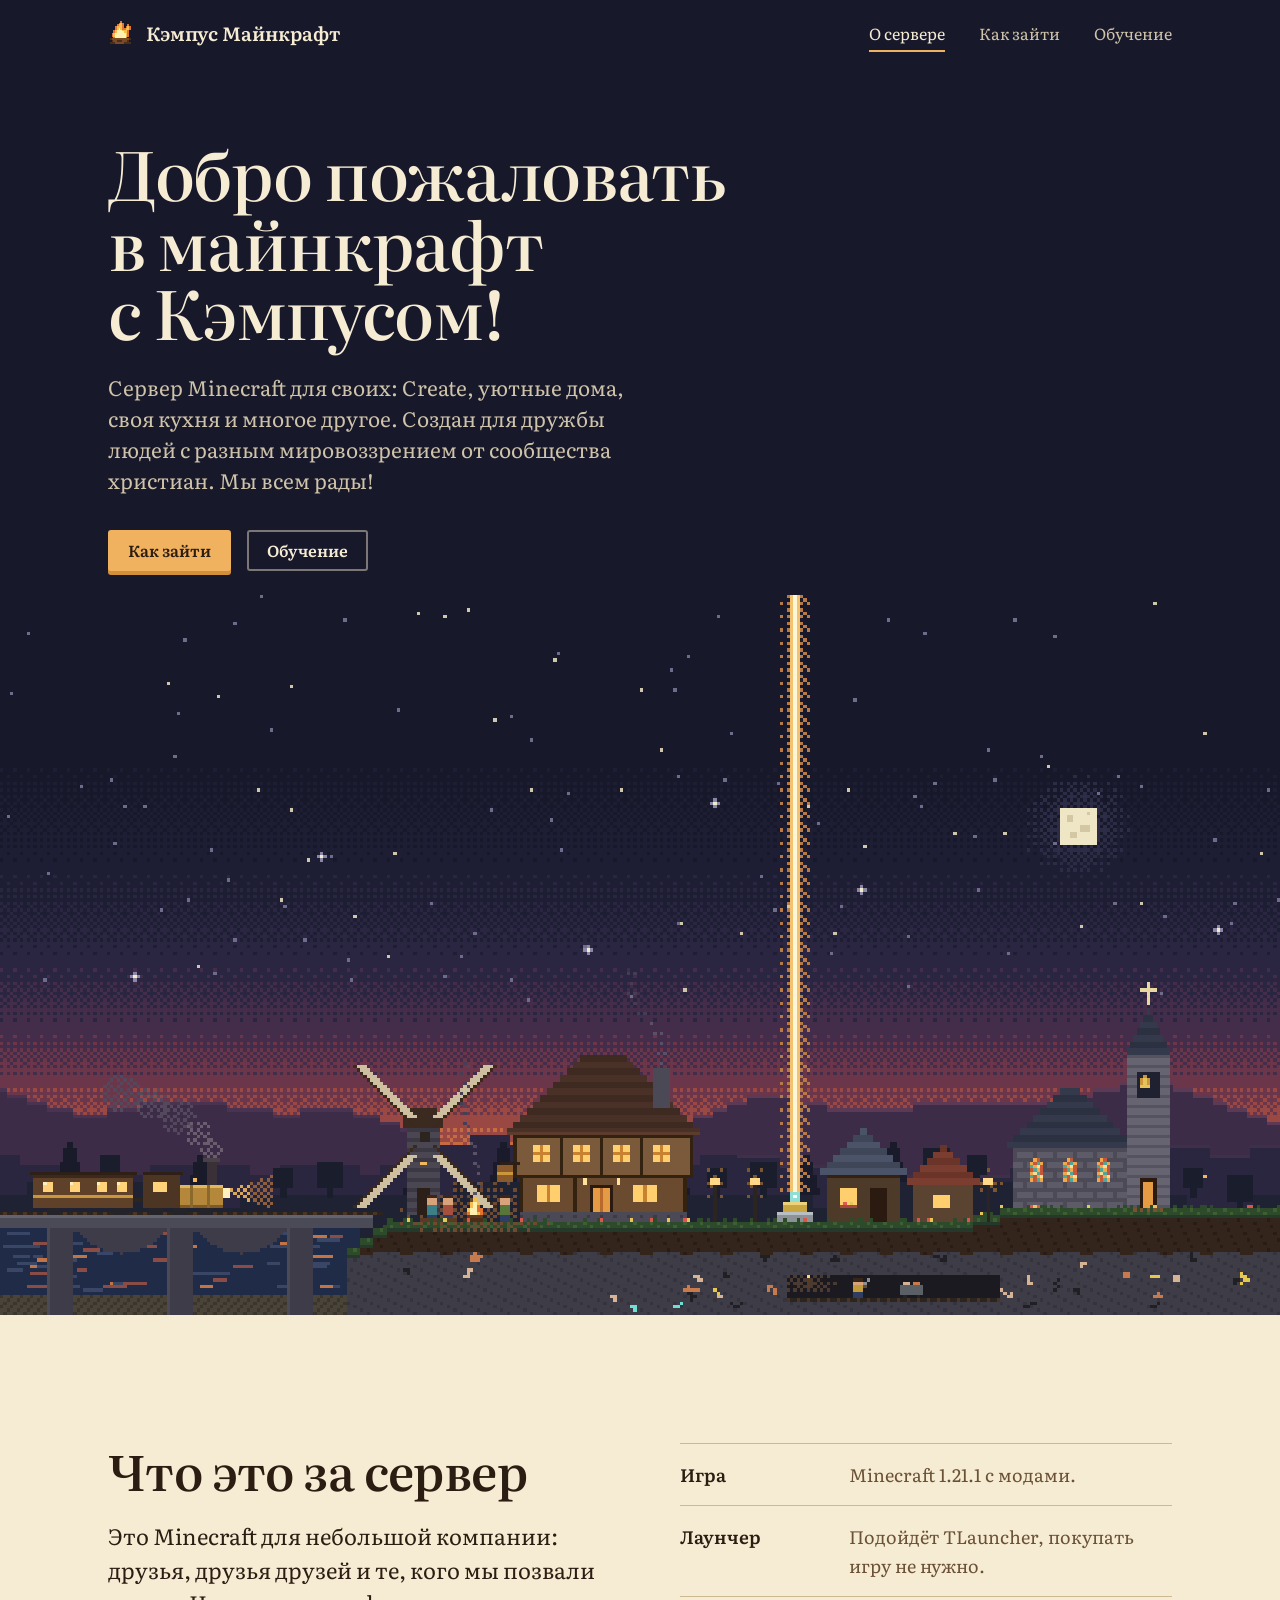
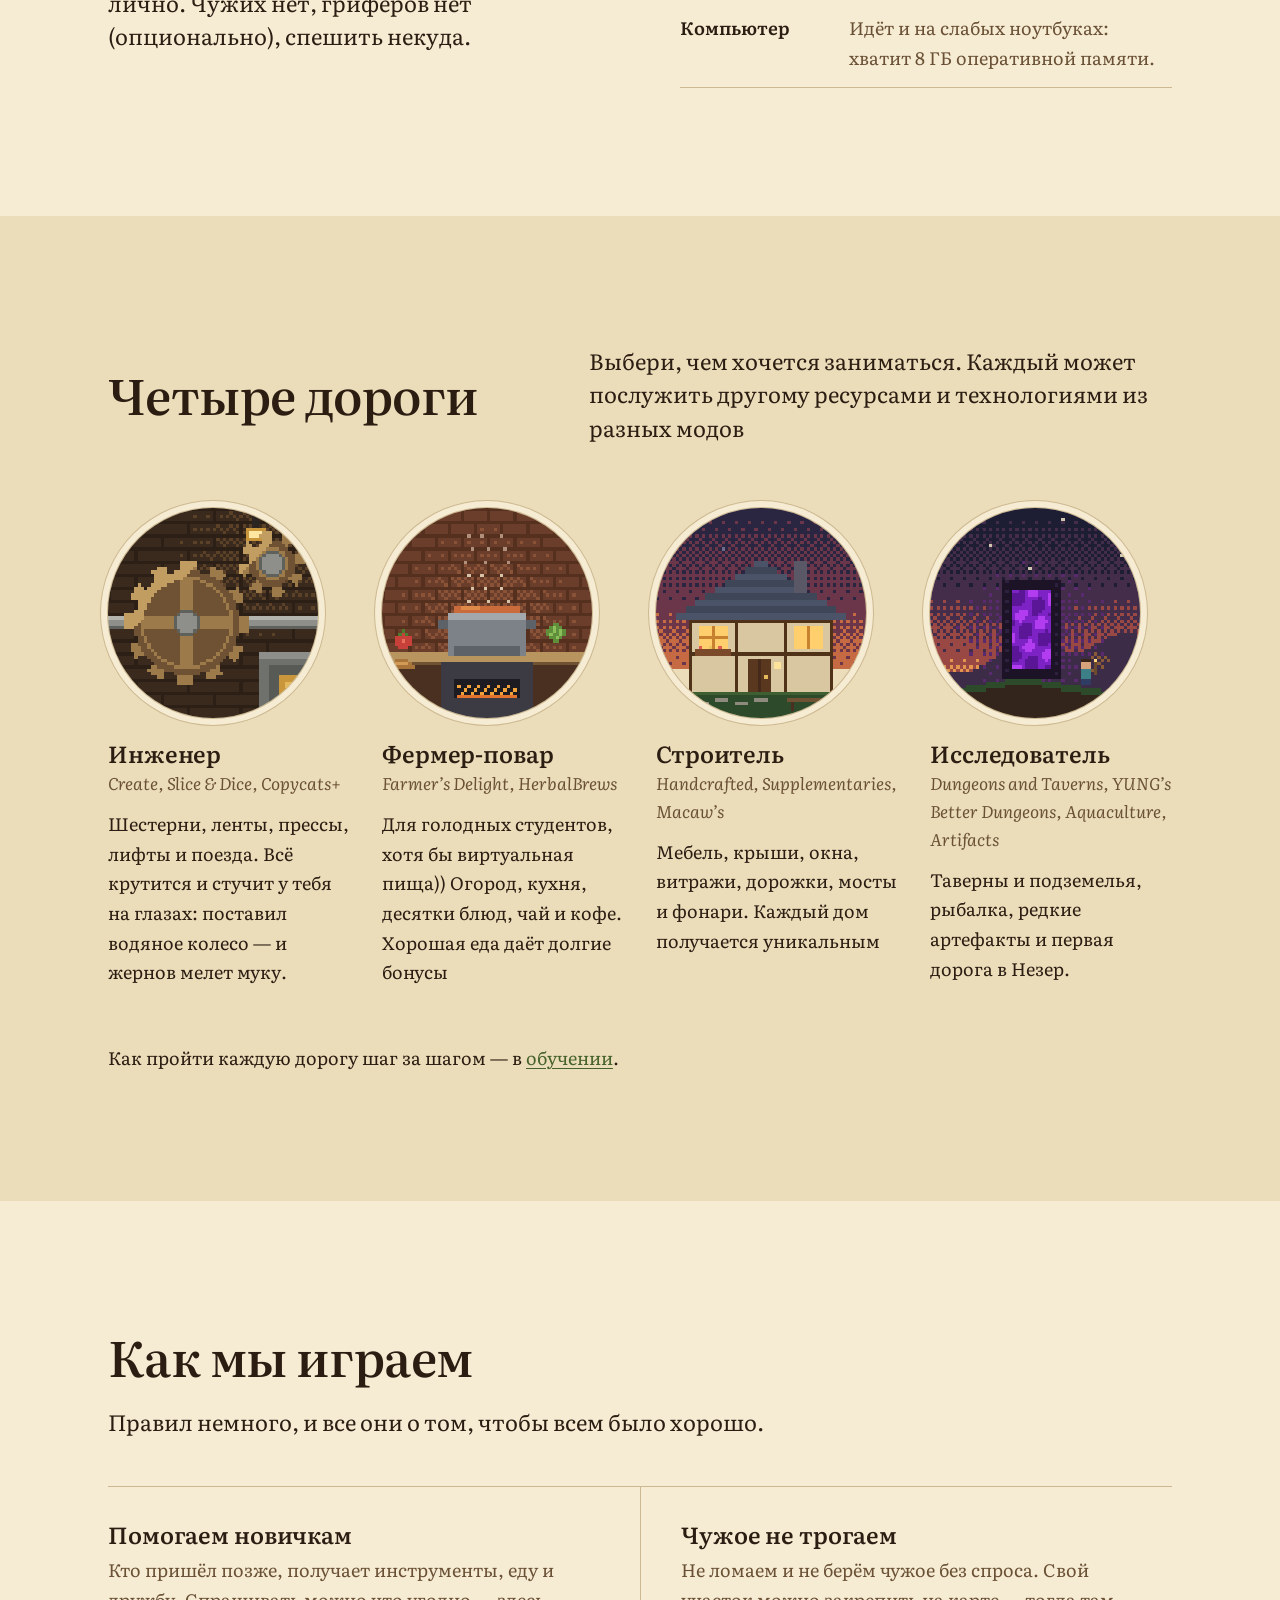
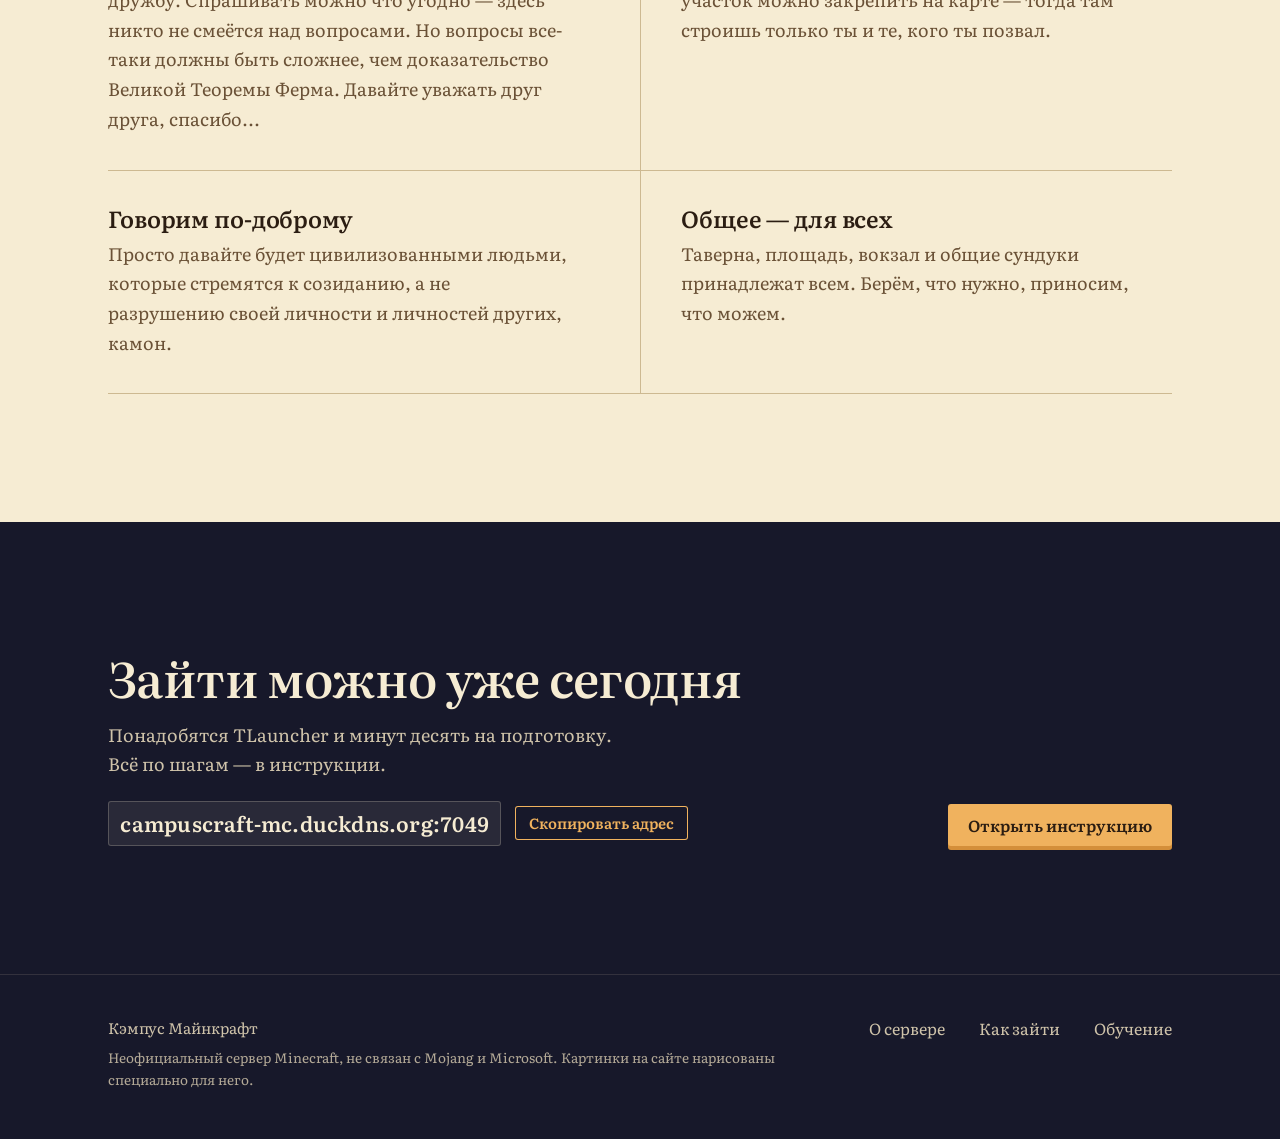
<file: index.html>
<!doctype html>
<html lang="ru">
<head>
    <meta charset="utf-8">
    <meta name="viewport" content="width=device-width, initial-scale=1">
    <title>Кэмпус Майнкрафт</title>
    <meta name="description"
          content="Небольшой сервер Minecraft с модами для своих: поезда Create, уютные дома, кухня, походы и голосовой чат. Как зайти и как освоиться.">
    <meta property="og:type" content="website">
    <meta property="og:title" content="Minecraft для своих: вечерами строим мир вместе">
    <meta property="og:description" content="Вечерами мы строим мир вместе. Как зайти и как освоиться.">
    <meta property="og:image" content="https://campuscraft.duckdns.org/img/og.png">
    <meta name="theme-color" content="#17182a">
    <link rel="icon" type="image/png" href="img/favicon-32.png">
    <link rel="apple-touch-icon" href="img/apple-touch-icon.png">
    <link rel="preload" href="fonts/literata-cyrillic-opsz-normal.woff2" as="font" type="font/woff2" crossorigin>
    <link rel="stylesheet" href="css/style.css">
</head>
<body>
<a class="skip" href="#main">К содержанию</a>

<header class="site-header">
    <div class="site-header__inner">
        <a class="brand" href="index.html"><img class="pixel" src="img/favicon-32.png" alt="" width="28"
                                                height="28"><span data-config="name">Кэмпус Майнкрафт</span></a>
        <nav class="nav" aria-label="Разделы сайта">
            <a href="index.html" aria-current="page">О сервере</a>
            <a href="join.html">Как зайти</a>
            <a href="guide.html">Обучение</a>
        </nav>
    </div>
</header>

<main id="main">
    <section class="hero" aria-labelledby="hero-title">
        <div class="hero__text wrap">
            <h1 id="hero-title">Добро пожаловать в майнкрафт с Кэмпусом!</h1>
            <p class="hero__lede"> Сервер Minecraft для своих: Create, уютные дома, своя кухня и многое
                другое. Создан для дружбы людей с разным мировоззрением от сообщества христиан. Мы всем рады!</p>
            <div class="actions">
                <a class="btn btn--lantern" href="join.html">Как зайти</a>
                <a class="btn btn--ghost" href="guide.html">Обучение</a>
            </div>
        </div>
        <picture class="hero__art">
            <source media="(max-width: 700px)" srcset="img/hero-mobile.png">
            <img class="pixel" src="img/hero.png" width="1536" height="864"
                 alt="Пиксельная картинка: вечерняя деревня. Поезд едет по мосту через реку, крутится мельница, у таверны горит костёр и сидят друзья, над площадью поднимается луч маяка, дальше домики и часовня с колокольней. Под землёй — шахта с вагонеткой.">
        </picture>
    </section>

    <section class="section" aria-labelledby="about-title">
        <div class="wrap intro">
            <div>
                <h2 id="about-title">Что это за сервер</h2>
                <p class="lede">Это Minecraft для небольшой компании: друзья, друзья друзей и те, кого мы позвали лично.
                    Чужих нет, гриферов нет (опционально), спешить некуда.</p>
            </div>
            <dl class="facts">
                <div>
                    <dt>Игра</dt>
                    <dd>Minecraft 1.21.1 с модами.</dd>
                </div>
                <div>
                    <dt>Лаунчер</dt>
                    <dd>Подойдёт TLauncher, покупать игру не нужно.</dd>
                </div>
                <div>
                    <dt>Компьютер</dt>
                    <dd>Идёт и на слабых ноутбуках: хватит 8 ГБ оперативной памяти.</dd>
                </div>
            </dl>
        </div>
    </section>

    <section class="section section--deep" aria-labelledby="roads-title">
        <div class="wrap">
            <div class="roads-head">
                <h2 id="roads-title">Четыре дороги</h2>
                <p class="lede">Выбери, чем хочется заниматься. Каждый может послужить другому ресурсами и технологиями
                    из разных модов</p>
            </div>
            <ul class="roads">
                <li class="road">
                    <img class="road__art pixel" src="img/road-engineer.png" width="256" height="256"
                         alt="Мастерская: большие деревянные шестерни на каменном валу, под потолком латунная лампа.">
                    <h3>Инженер</h3>
                    <p class="road__mods">Create, Slice&nbsp;&amp;&nbsp;Dice, Copycats+</p>
                    <p>Шестерни, ленты, прессы, лифты и поезда. Всё крутится и стучит у тебя на глазах: поставил водяное
                        колесо — и жернов мелет муку.</p>
                </li>
                <li class="road">
                    <img class="road__art pixel" src="img/road-cook.png" width="256" height="256"
                         alt="Кастрюля с супом на плите, от неё идёт пар; рядом помидор, капуста и хлеб.">
                    <h3>Фермер-повар</h3>
                    <p class="road__mods">Farmer’s Delight, HerbalBrews</p>
                    <p>Для голодных студентов, хотя бы виртуальная пища)) Огород, кухня, десятки блюд, чай и кофе.
                        Хорошая еда даёт долгие бонусы</p>
                </li>
                <li class="road">
                    <img class="road__art pixel" src="img/road-builder.png" width="256" height="256"
                         alt="Фахверковый домик с синей крышей, тёплым окном и ящиком цветов, перед ним скамейка.">
                    <h3>Строитель</h3>
                    <p class="road__mods">Handcrafted, Supplementaries, Macaw’s</p>
                    <p>Мебель, крыши, окна, витражи, дорожки, мосты и фонари. Каждый дом получается уникальным</p>
                </li>
                <li class="road">
                    <img class="road__art pixel" src="img/road-explorer.png" width="256" height="256"
                         alt="Портал в Незер на холме на закате, рядом путник с факелом.">
                    <h3>Исследователь</h3>
                    <p class="road__mods">Dungeons and Taverns, YUNG’s Better Dungeons, Aquaculture, Artifacts</p>
                    <p>Таверны и подземелья, рыбалка, редкие артефакты и первая дорога в Незер.</p>
                </li>
            </ul>
            <p class="roads-more">Как пройти каждую дорогу шаг за шагом — в <a href="guide.html#guides">обучении</a>.
            </p>
        </div>
    </section>

    <section class="section" aria-labelledby="rules-title">
        <div class="wrap">
            <h2 id="rules-title">Как мы играем</h2>
            <p class="lede measure">Правил немного, и все они о том, чтобы всем было хорошо.</p>
            <div class="rules">
                <div class="rule"><h3>Помогаем новичкам</h3>
                    <p>Кто пришёл позже, получает инструменты, еду и дружбу. Спрашивать можно что угодно — здесь
                        никто не смеётся над вопросами. Но вопросы все-таки должны быть сложнее, чем доказательство
                        Великой Теоремы Ферма. Давайте уважать друг друга, спасибо...</p></div>
                <div class="rule"><h3>Чужое не трогаем</h3>
                    <p>Не ломаем и не берём чужое без спроса. Свой участок можно закрепить на карте — тогда там строишь
                        только ты и те, кого ты позвал.</p></div>
                <div class="rule"><h3>Говорим по-доброму</h3>
                    <p>Просто давайте будет цивилизованными людьми, которые стремятся к созиданию, а не разрушению своей
                        личности и личностей других, камон.</p></div>
                <div class="rule"><h3>Общее — для всех</h3>
                    <p>Таверна, площадь, вокзал и общие сундуки принадлежат всем. Берём, что нужно, приносим, что
                        можем.</p></div>
            </div>
        </div>
    </section>

    <section class="section section--night" aria-labelledby="cta-title">
        <div class="wrap join-cta">
            <div>
                <h2 id="cta-title">Зайти можно уже сегодня</h2>
                <p>Понадобятся TLauncher и минут десять на подготовку. Всё по шагам — в инструкции.</p>
                <div class="copy-row" style="margin-top:22px">
                    <span class="copy-value" data-config="address">campuscraft-mc.duckdns.org:7049</span>
                    <button class="copy-btn" type="button" data-copy="address">Скопировать адрес</button>
                </div>
            </div>
            <div class="actions"><a class="btn btn--lantern" href="join.html">Открыть инструкцию</a></div>
        </div>
    </section>
</main>

<footer class="site-footer">
    <div class="wrap site-footer__inner">
        <div>
            <span data-config="name">Кэмпус Майнкрафт</span>
            <small>Неофициальный сервер Minecraft, не связан с Mojang и Microsoft. Картинки на сайте нарисованы
                специально для него.</small>
        </div>
        <nav class="nav" aria-label="Разделы сайта в подвале">
            <a href="index.html">О сервере</a>
            <a href="join.html">Как зайти</a>
            <a href="guide.html">Обучение</a>
        </nav>
    </div>
</footer>

<script src="js/config.js"></script>
<script src="js/site.js"></script>
</body>
</html>
</file>
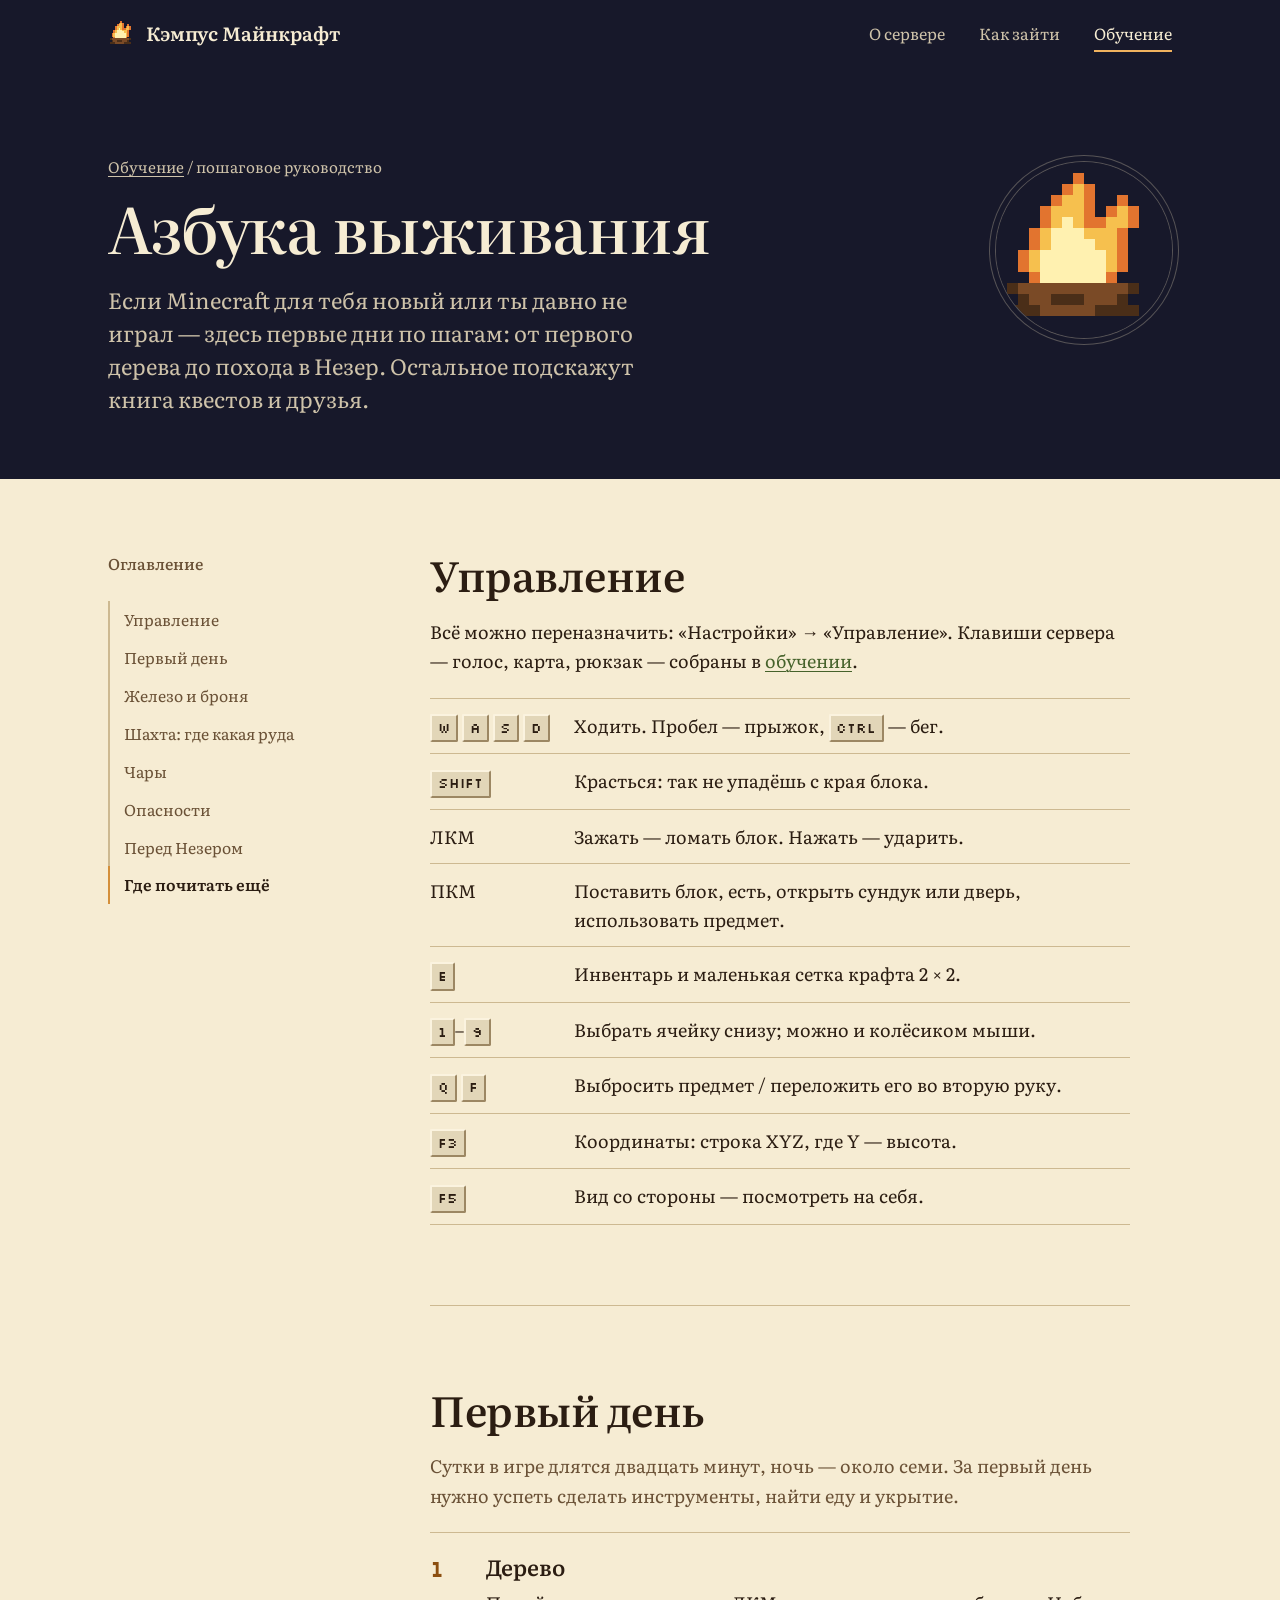
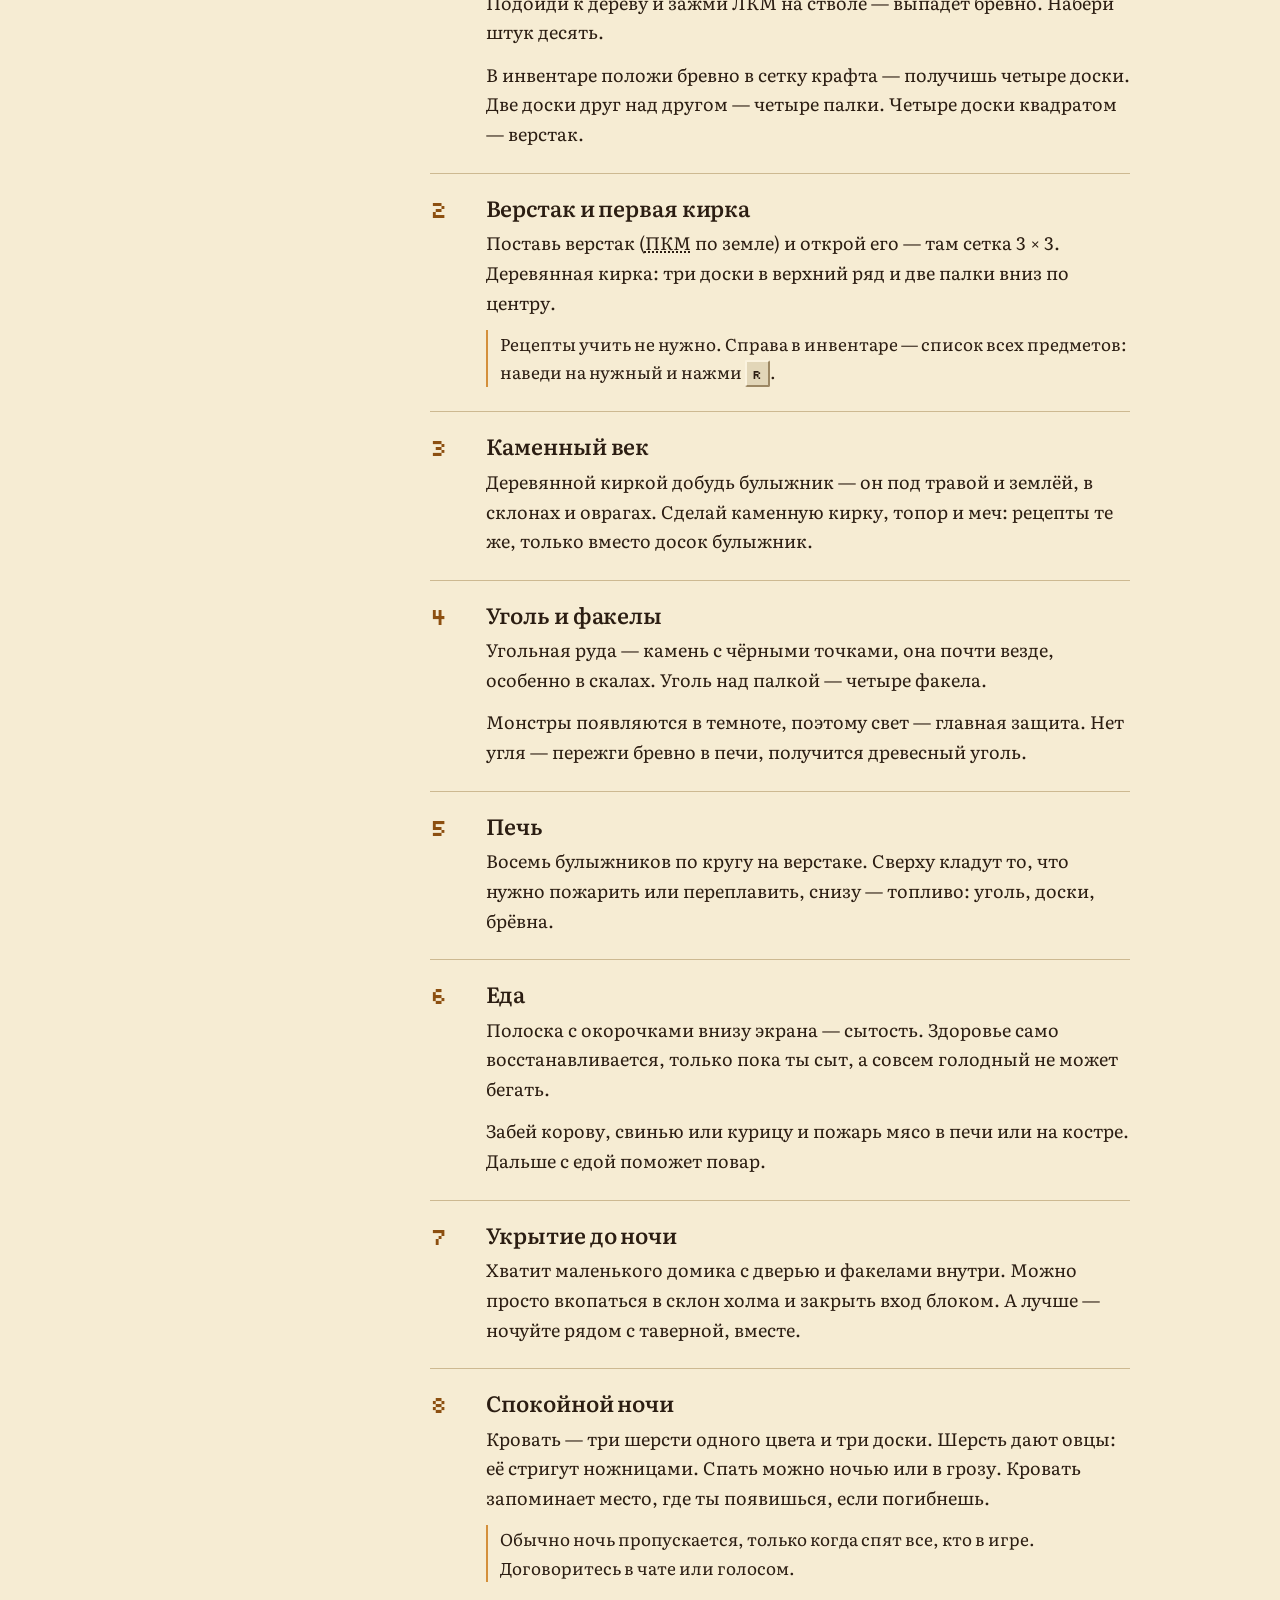
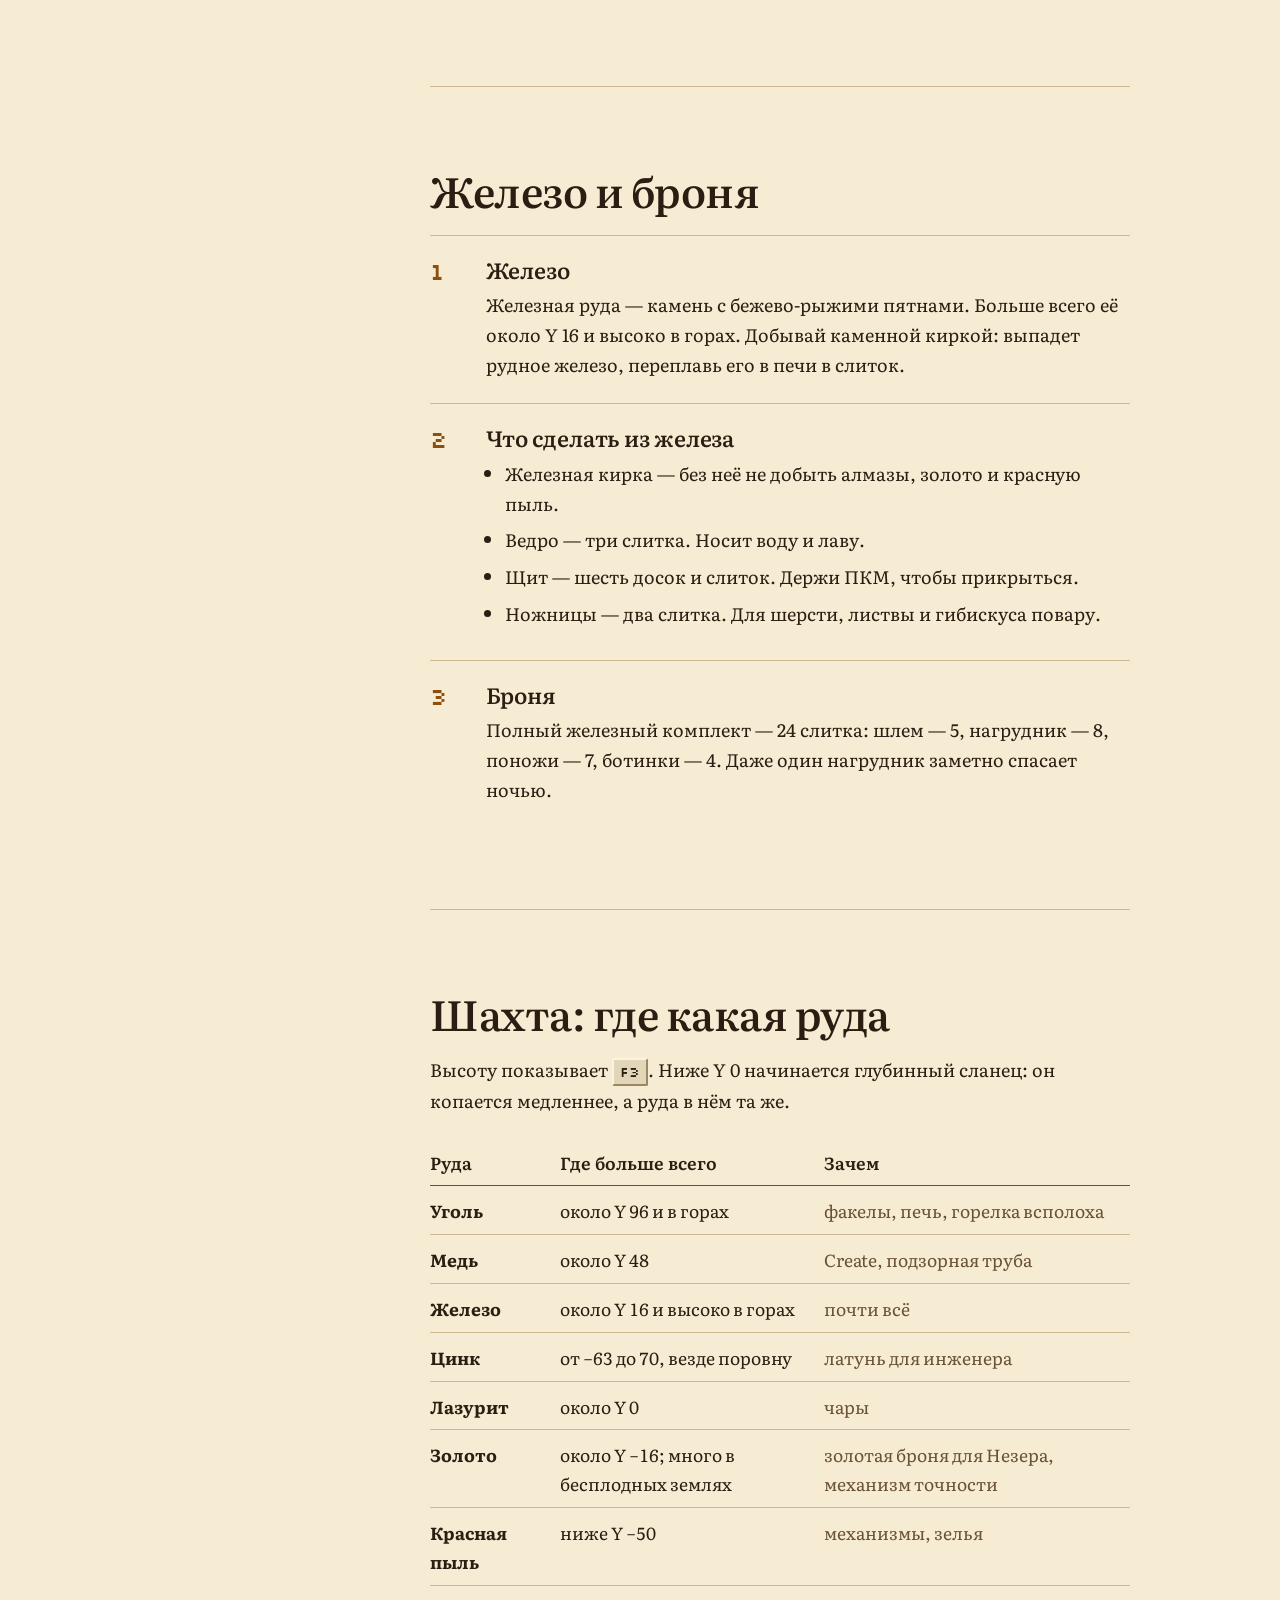
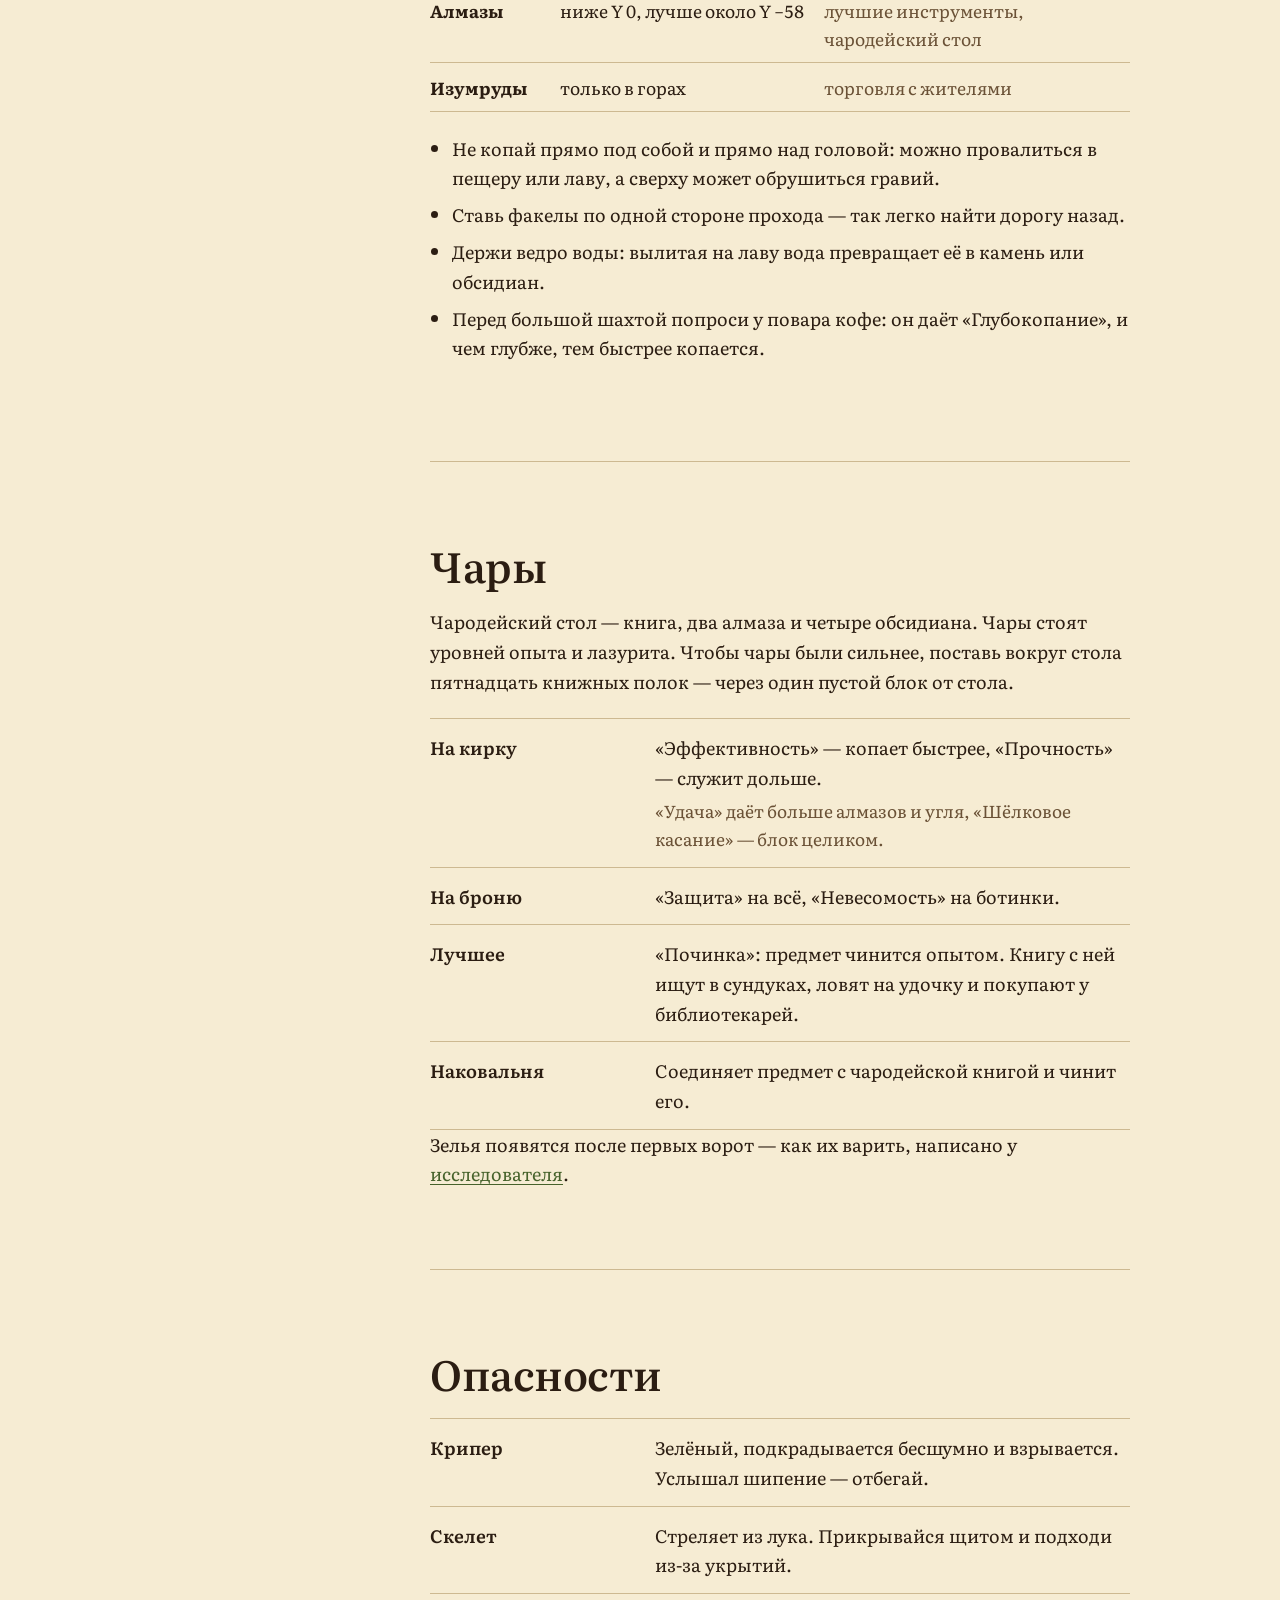
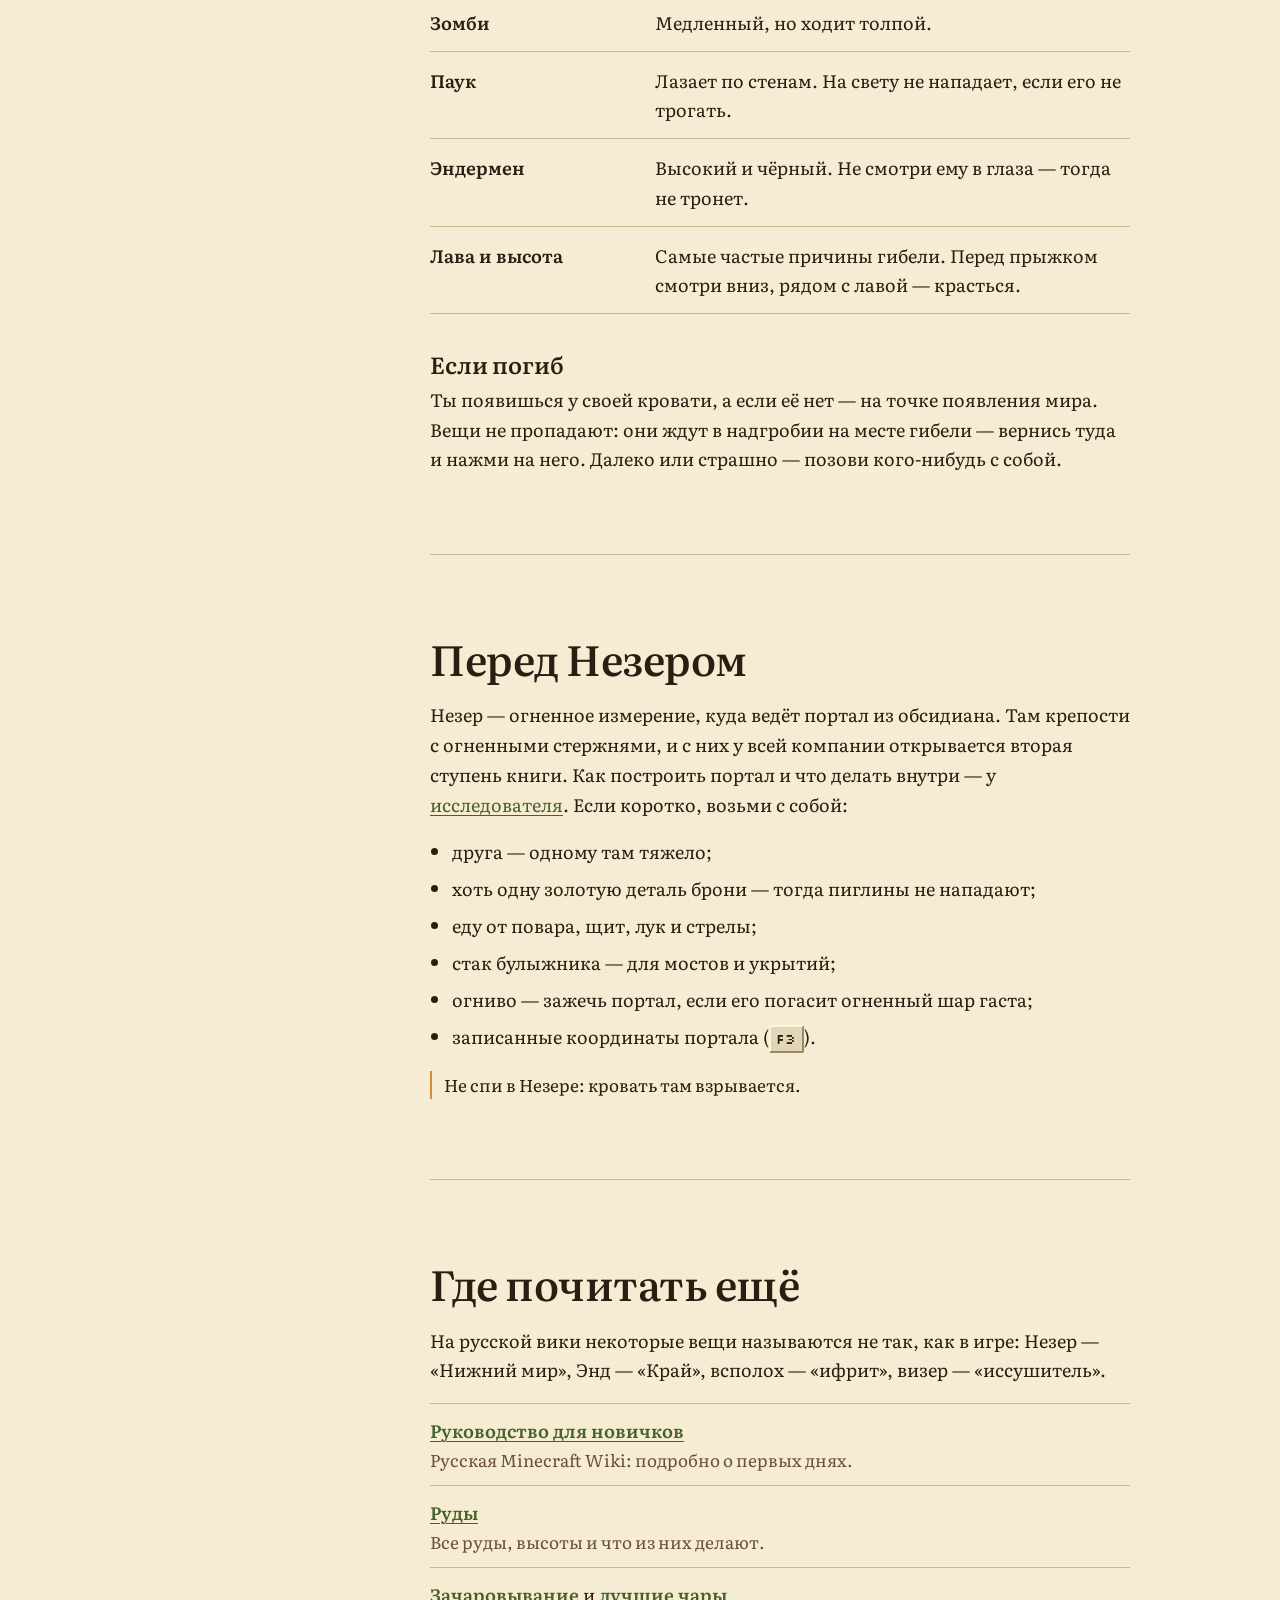
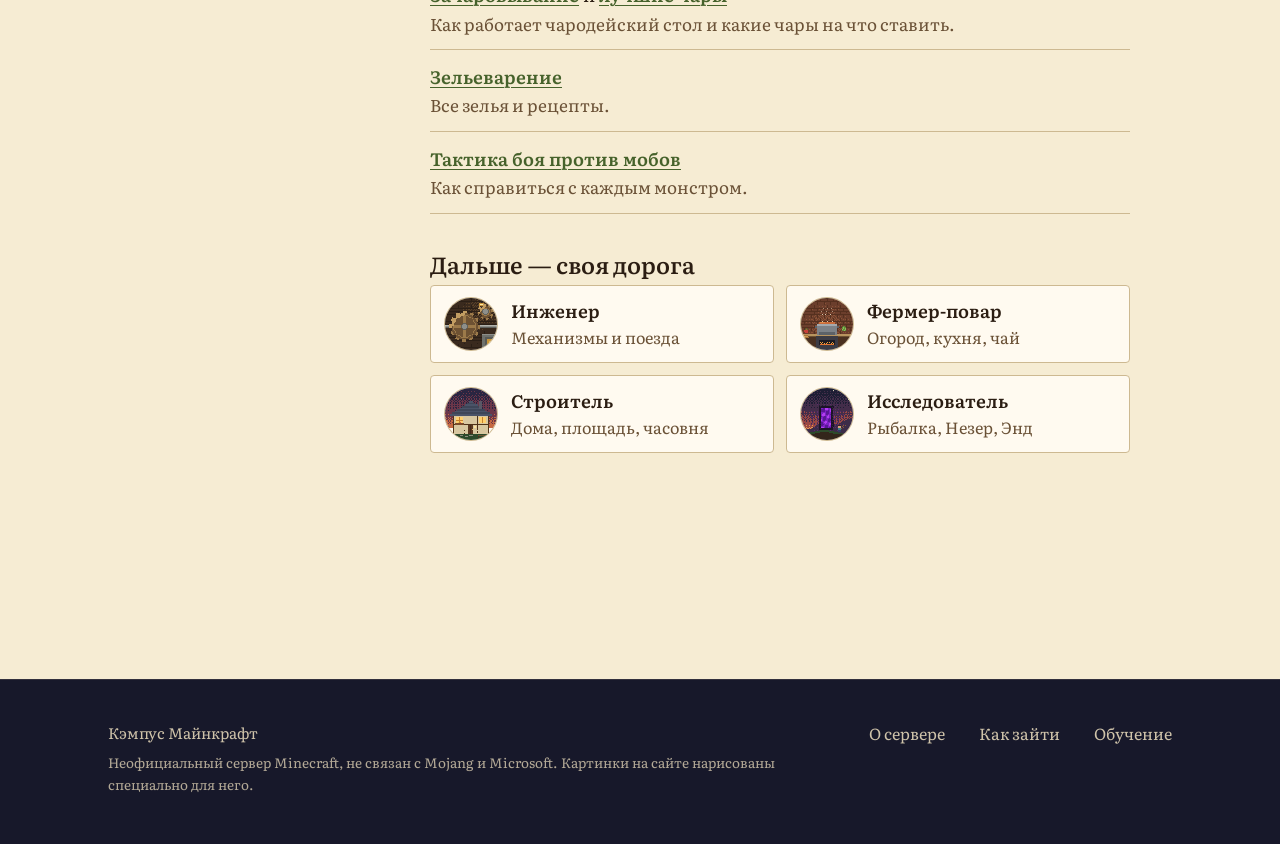
<file: basics.html>
<!doctype html>
<html lang="ru">
<head>
  <meta charset="utf-8">
  <meta name="viewport" content="width=device-width, initial-scale=1">
  <title>Азбука выживания — Наш сервер</title>
  <meta name="description" content="Для тех, кто впервые играет в Minecraft или давно не играл: управление, первый день, ночь, железо, где искать руды, чары, опасности и подготовка к Незеру.">
  <meta property="og:type" content="article">
  <meta property="og:title" content="Азбука выживания">
  <meta property="og:description" content="Первые дни в Minecraft по шагам: от первого дерева до похода в Незер.">
  <meta property="og:image" content="https://campuscraft.duckdns.org/img/og.png">
  <meta name="theme-color" content="#17182a">
  <link rel="icon" type="image/png" href="img/favicon-32.png">
  <link rel="apple-touch-icon" href="img/apple-touch-icon.png">
  <link rel="preload" href="fonts/literata-cyrillic-opsz-normal.woff2" as="font" type="font/woff2" crossorigin>
  <link rel="stylesheet" href="css/style.css">
</head>
<body>
  <a class="skip" href="#main">К содержанию</a>

  <header class="site-header">
    <div class="site-header__inner">
      <a class="brand" href="index.html"><img class="pixel" src="img/favicon-32.png" alt="" width="28" height="28"><span data-config="name">Наш сервер</span></a>
      <nav class="nav" aria-label="Разделы сайта">
        <a href="index.html">О сервере</a>
        <a href="join.html">Как зайти</a>
        <a href="guide.html" aria-current="true">Обучение</a>
      </nav>
    </div>
  </header>

  <main id="main">
    <section class="page-head page-head--road">
      <div class="wrap">
        <img class="page-head__plate pixel" src="img/apple-touch-icon.png" alt="" width="176" height="176">
        <div>
          <p class="crumbs"><a href="guide.html">Обучение</a> / пошаговое руководство</p>
          <h1>Азбука выживания</h1>
          <p class="lede">Если Minecraft для тебя новый или ты давно не играл — здесь первые дни по шагам: от первого дерева до похода в Незер. Остальное подскажут книга квестов и друзья.</p>
        </div>
      </div>
    </section>

    <div class="wrap guide-layout">
      <nav aria-label="Оглавление">
        <details class="toc" open>
          <summary>Оглавление</summary>
          <ol>
            <li><a href="#controls">Управление</a></li>
            <li><a href="#day1">Первый день</a></li>
            <li><a href="#iron">Железо и броня</a></li>
            <li><a href="#ores">Шахта: где какая руда</a></li>
            <li><a href="#enchant">Чары</a></li>
            <li><a href="#danger">Опасности</a></li>
            <li><a href="#nether">Перед Незером</a></li>
            <li><a href="#reading">Где почитать ещё</a></li>
          </ol>
        </details>
      </nav>

      <article>
        <section class="chapter" id="controls" aria-labelledby="controls-title">
          <h2 id="controls-title">Управление</h2>
          <p>Всё можно переназначить: «Настройки» → «Управление». Клавиши сервера — голос, карта, рюкзак — собраны в <a href="guide.html#keys">обучении</a>.</p>
          <dl class="keys">
            <div><dt><kbd>W</kbd> <kbd>A</kbd> <kbd>S</kbd> <kbd>D</kbd></dt><dd>Ходить. Пробел — прыжок, <kbd>Ctrl</kbd> — бег.</dd></div>
            <div><dt><kbd>Shift</kbd></dt><dd>Красться: так не упадёшь с края блока.</dd></div>
            <div><dt>ЛКМ</dt><dd>Зажать — ломать блок. Нажать — ударить.</dd></div>
            <div><dt>ПКМ</dt><dd>Поставить блок, есть, открыть сундук или дверь, использовать предмет.</dd></div>
            <div><dt><kbd>E</kbd></dt><dd>Инвентарь и маленькая сетка крафта 2 × 2.</dd></div>
            <div><dt><kbd>1</kbd>–<kbd>9</kbd></dt><dd>Выбрать ячейку снизу; можно и колёсиком мыши.</dd></div>
            <div><dt><kbd>Q</kbd> <kbd>F</kbd></dt><dd>Выбросить предмет / переложить его во вторую руку.</dd></div>
            <div><dt><kbd>F3</kbd></dt><dd>Координаты: строка XYZ, где Y — высота.</dd></div>
            <div><dt><kbd>F5</kbd></dt><dd>Вид со стороны — посмотреть на себя.</dd></div>
          </dl>
        </section>

        <section class="chapter" id="day1" aria-labelledby="day1-title">
          <h2 id="day1-title">Первый день</h2>
          <p class="soft">Сутки в игре длятся двадцать минут, ночь — около семи. За первый день нужно успеть сделать инструменты, найти еду и укрытие.</p>
          <ol class="quest">
            <li>
              <div>
                <h3>Дерево</h3>
                <p>Подойди к дереву и зажми ЛКМ на стволе — выпадет бревно. Набери штук десять.</p>
                <p>В инвентаре положи бревно в сетку крафта — получишь четыре доски. Две доски друг над другом — четыре палки. Четыре доски квадратом — верстак.</p>
              </div>
            </li>
            <li>
              <div>
                <h3>Верстак и первая кирка</h3>
                <p>Поставь верстак (<abbr title="правая кнопка мыши">ПКМ</abbr> по земле) и открой его — там сетка 3 × 3. Деревянная кирка: три доски в верхний ряд и две палки вниз по центру.</p>
                <p class="tip">Рецепты учить не нужно. Справа в инвентаре — список всех предметов: наведи на нужный и нажми <kbd>R</kbd>.</p>
              </div>
            </li>
            <li>
              <div>
                <h3>Каменный век</h3>
                <p>Деревянной киркой добудь булыжник — он под травой и землёй, в склонах и оврагах. Сделай каменную кирку, топор и меч: рецепты те же, только вместо досок булыжник.</p>
              </div>
            </li>
            <li>
              <div>
                <h3>Уголь и факелы</h3>
                <p>Угольная руда — камень с чёрными точками, она почти везде, особенно в скалах. Уголь над палкой — четыре факела.</p>
                <p>Монстры появляются в темноте, поэтому свет — главная защита. Нет угля — пережги бревно в печи, получится древесный уголь.</p>
              </div>
            </li>
            <li>
              <div>
                <h3>Печь</h3>
                <p>Восемь булыжников по кругу на верстаке. Сверху кладут то, что нужно пожарить или переплавить, снизу — топливо: уголь, доски, брёвна.</p>
              </div>
            </li>
            <li>
              <div>
                <h3>Еда</h3>
                <p>Полоска с окорочками внизу экрана — сытость. Здоровье само восстанавливается, только пока ты сыт, а совсем голодный не может бегать.</p>
                <p>Забей корову, свинью или курицу и пожарь мясо в печи или на костре. Дальше с едой поможет повар.</p>
              </div>
            </li>
            <li>
              <div>
                <h3>Укрытие до ночи</h3>
                <p>Хватит маленького домика с дверью и факелами внутри. Можно просто вкопаться в склон холма и закрыть вход блоком. А лучше — ночуйте рядом с таверной, вместе.</p>
              </div>
            </li>
            <li>
              <div>
                <h3>Спокойной ночи</h3>
                <p>Кровать — три шерсти одного цвета и три доски. Шерсть дают овцы: её стригут ножницами. Спать можно ночью или в грозу. Кровать запоминает место, где ты появишься, если погибнешь.</p>
                <p class="tip">Обычно ночь пропускается, только когда спят все, кто в игре. Договоритесь в чате или голосом.</p>
              </div>
            </li>
          </ol>
        </section>

        <section class="chapter" id="iron" aria-labelledby="iron-title">
          <h2 id="iron-title">Железо и броня</h2>
          <ol class="quest">
            <li>
              <div>
                <h3>Железо</h3>
                <p>Железная руда — камень с бежево-рыжими пятнами. Больше всего её около Y&nbsp;16 и высоко в горах. Добывай каменной киркой: выпадет рудное железо, переплавь его в печи в слиток.</p>
              </div>
            </li>
            <li>
              <div>
                <h3>Что сделать из железа</h3>
                <ul>
                  <li>Железная кирка — без неё не добыть алмазы, золото и красную пыль.</li>
                  <li>Ведро — три слитка. Носит воду и лаву.</li>
                  <li>Щит — шесть досок и слиток. Держи ПКМ, чтобы прикрыться.</li>
                  <li>Ножницы — два слитка. Для шерсти, листвы и гибискуса повару.</li>
                </ul>
              </div>
            </li>
            <li>
              <div>
                <h3>Броня</h3>
                <p>Полный железный комплект — 24 слитка: шлем — 5, нагрудник — 8, поножи — 7, ботинки — 4. Даже один нагрудник заметно спасает ночью.</p>
              </div>
            </li>
          </ol>
        </section>

        <section class="chapter" id="ores" aria-labelledby="ores-title">
          <h2 id="ores-title">Шахта: где какая руда</h2>
          <p>Высоту показывает <kbd>F3</kbd>. Ниже Y&nbsp;0 начинается глубинный сланец: он копается медленнее, а руда в нём та же.</p>
          <div class="table-scroll">
            <table class="ores">
              <thead><tr><th scope="col">Руда</th><th scope="col">Где больше всего</th><th scope="col">Зачем</th></tr></thead>
              <tbody>
                <tr><th scope="row">Уголь</th><td>около Y&nbsp;96 и в горах</td><td>факелы, печь, горелка всполоха</td></tr>
                <tr><th scope="row">Медь</th><td>около Y&nbsp;48</td><td>Create, подзорная труба</td></tr>
                <tr><th scope="row">Железо</th><td>около Y&nbsp;16 и высоко в горах</td><td>почти всё</td></tr>
                <tr><th scope="row">Цинк</th><td>от −63 до 70, везде поровну</td><td>латунь для инженера</td></tr>
                <tr><th scope="row">Лазурит</th><td>около Y&nbsp;0</td><td>чары</td></tr>
                <tr><th scope="row">Золото</th><td>около Y&nbsp;−16; много в бесплодных землях</td><td>золотая броня для Незера, механизм точности</td></tr>
                <tr><th scope="row">Красная пыль</th><td>ниже Y&nbsp;−50</td><td>механизмы, зелья</td></tr>
                <tr><th scope="row">Алмазы</th><td>ниже Y&nbsp;0, лучше около Y&nbsp;−58</td><td>лучшие инструменты, чародейский стол</td></tr>
                <tr><th scope="row">Изумруды</th><td>только в горах</td><td>торговля с жителями</td></tr>
              </tbody>
            </table>
          </div>
          <ul>
            <li>Не копай прямо под собой и прямо над головой: можно провалиться в пещеру или лаву, а сверху может обрушиться гравий.</li>
            <li>Ставь факелы по одной стороне прохода — так легко найти дорогу назад.</li>
            <li>Держи ведро воды: вылитая на лаву вода превращает её в камень или обсидиан.</li>
            <li>Перед большой шахтой попроси у повара кофе: он даёт «Глубокопание», и чем глубже, тем быстрее копается.</li>
          </ul>
        </section>

        <section class="chapter" id="enchant" aria-labelledby="enchant-title">
          <h2 id="enchant-title">Чары</h2>
          <p>Чародейский стол — книга, два алмаза и четыре обсидиана. Чары стоят уровней опыта и лазурита. Чтобы чары были сильнее, поставь вокруг стола пятнадцать книжных полок — через один пустой блок от стола.</p>
          <dl class="mods">
            <div><dt>На кирку</dt><dd><p>«Эффективность» — копает быстрее, «Прочность» — служит дольше.</p><p>«Удача» даёт больше алмазов и угля, «Шёлковое касание» — блок целиком.</p></dd></div>
            <div><dt>На броню</dt><dd><p>«Защита» на всё, «Невесомость» на ботинки.</p></dd></div>
            <div><dt>Лучшее</dt><dd><p>«Починка»: предмет чинится опытом. Книгу с ней ищут в сундуках, ловят на удочку и покупают у библиотекарей.</p></dd></div>
            <div><dt>Наковальня</dt><dd><p>Соединяет предмет с чародейской книгой и чинит его.</p></dd></div>
          </dl>
          <p>Зелья появятся после первых ворот — как их варить, написано у <a href="explorer.html#tier2">исследователя</a>.</p>
        </section>

        <section class="chapter" id="danger" aria-labelledby="danger-title">
          <h2 id="danger-title">Опасности</h2>
          <dl class="mods">
            <div><dt>Крипер</dt><dd><p>Зелёный, подкрадывается бесшумно и взрывается. Услышал шипение — отбегай.</p></dd></div>
            <div><dt>Скелет</dt><dd><p>Стреляет из лука. Прикрывайся щитом и подходи из-за укрытий.</p></dd></div>
            <div><dt>Зомби</dt><dd><p>Медленный, но ходит толпой.</p></dd></div>
            <div><dt>Паук</dt><dd><p>Лазает по стенам. На свету не нападает, если его не трогать.</p></dd></div>
            <div><dt>Эндермен</dt><dd><p>Высокий и чёрный. Не смотри ему в глаза — тогда не тронет.</p></dd></div>
            <div><dt>Лава и высота</dt><dd><p>Самые частые причины гибели. Перед прыжком смотри вниз, рядом с лавой — красться.</p></dd></div>
          </dl>
          <h3>Если погиб</h3>
          <p>Ты появишься у своей кровати, а если её нет — на точке появления мира. Вещи не пропадают: они ждут в надгробии на месте гибели — вернись туда и нажми на него. Далеко или страшно — позови кого-нибудь с собой.</p>
        </section>

        <section class="chapter" id="nether" aria-labelledby="nether-title">
          <h2 id="nether-title">Перед Незером</h2>
          <p>Незер — огненное измерение, куда ведёт портал из обсидиана. Там крепости с огненными стержнями, и с них у всей компании открывается вторая ступень книги. Как построить портал и что делать внутри — у <a href="explorer.html#tier1">исследователя</a>. Если коротко, возьми с собой:</p>
          <ul>
            <li>друга — одному там тяжело;</li>
            <li>хоть одну золотую деталь брони — тогда пиглины не нападают;</li>
            <li>еду от повара, щит, лук и стрелы;</li>
            <li>стак булыжника — для мостов и укрытий;</li>
            <li>огниво — зажечь портал, если его погасит огненный шар гаста;</li>
            <li>записанные координаты портала (<kbd>F3</kbd>).</li>
          </ul>
          <p class="tip">Не спи в Незере: кровать там взрывается.</p>
        </section>

        <section class="chapter" id="reading" aria-labelledby="reading-title">
          <h2 id="reading-title">Где почитать ещё</h2>
          <p>На русской вики некоторые вещи называются не так, как в игре: Незер — «Нижний мир», Энд — «Край», всполох — «ифрит», визер — «иссушитель».</p>
          <ul class="reading">
            <li><a href="https://ru.minecraft.wiki/w/%D0%A0%D1%83%D0%BA%D0%BE%D0%B2%D0%BE%D0%B4%D1%81%D1%82%D0%B2%D0%BE:%D0%94%D0%BB%D1%8F_%D0%BD%D0%BE%D0%B2%D0%B8%D1%87%D0%BA%D0%BE%D0%B2">Руководство для новичков</a><span>Русская Minecraft Wiki: подробно о первых днях.</span></li>
            <li><a href="https://ru.minecraft.wiki/w/%D0%A0%D1%83%D0%B4%D1%8B">Руды</a><span>Все руды, высоты и что из них делают.</span></li>
            <li><a href="https://ru.minecraft.wiki/w/%D0%97%D0%B0%D1%87%D0%B0%D1%80%D0%BE%D0%B2%D1%8B%D0%B2%D0%B0%D0%BD%D0%B8%D0%B5">Зачаровывание</a> и <a href="https://ru.minecraft.wiki/w/%D0%A0%D1%83%D0%BA%D0%BE%D0%B2%D0%BE%D0%B4%D1%81%D1%82%D0%B2%D0%BE:%D0%9B%D1%83%D1%87%D1%88%D0%B8%D0%B5_%D1%87%D0%B0%D1%80%D1%8B">лучшие чары</a><span>Как работает чародейский стол и какие чары на что ставить.</span></li>
            <li><a href="https://ru.minecraft.wiki/w/%D0%97%D0%B5%D0%BB%D1%8C%D0%B5%D0%B2%D0%B0%D1%80%D0%B5%D0%BD%D0%B8%D0%B5">Зельеварение</a><span>Все зелья и рецепты.</span></li>
            <li><a href="https://ru.minecraft.wiki/w/%D0%A0%D1%83%D0%BA%D0%BE%D0%B2%D0%BE%D0%B4%D1%81%D1%82%D0%B2%D0%BE:%D0%A2%D0%B0%D0%BA%D1%82%D0%B8%D0%BA%D0%B0_%D0%B2%D0%B5%D0%B4%D0%B5%D0%BD%D0%B8%D1%8F_%D0%B1%D0%BE%D1%8F_%D0%BF%D1%80%D0%BE%D1%82%D0%B8%D0%B2_%D0%BC%D0%BE%D0%B1%D0%BE%D0%B2">Тактика боя против мобов</a><span>Как справиться с каждым монстром.</span></li>
          </ul>
          <h3>Дальше — своя дорога</h3>
          <ul class="guides">
            <li><a href="engineer.html"><img class="pixel" src="img/road-engineer.png" alt="" width="52" height="52"><b>Инженер</b><span>Механизмы и поезда</span></a></li>
            <li><a href="cook.html"><img class="pixel" src="img/road-cook.png" alt="" width="52" height="52"><b>Фермер-повар</b><span>Огород, кухня, чай</span></a></li>
            <li><a href="builder.html"><img class="pixel" src="img/road-builder.png" alt="" width="52" height="52"><b>Строитель</b><span>Дома, площадь, часовня</span></a></li>
            <li><a href="explorer.html"><img class="pixel" src="img/road-explorer.png" alt="" width="52" height="52"><b>Исследователь</b><span>Рыбалка, Незер, Энд</span></a></li>
          </ul>
        </section>
      </article>
    </div>
  </main>

  <footer class="site-footer">
    <div class="wrap site-footer__inner">
      <div>
        <span data-config="name">Наш сервер</span>
        <small>Неофициальный сервер Minecraft, не связан с Mojang и Microsoft. Картинки на сайте нарисованы специально для него.</small>
      </div>
      <nav class="nav" aria-label="Разделы сайта в подвале">
        <a href="index.html">О сервере</a>
        <a href="join.html">Как зайти</a>
        <a href="guide.html">Обучение</a>
      </nav>
    </div>
  </footer>

  <script src="js/config.js"></script>
  <script src="js/site.js"></script>
</body>
</html>
</file>
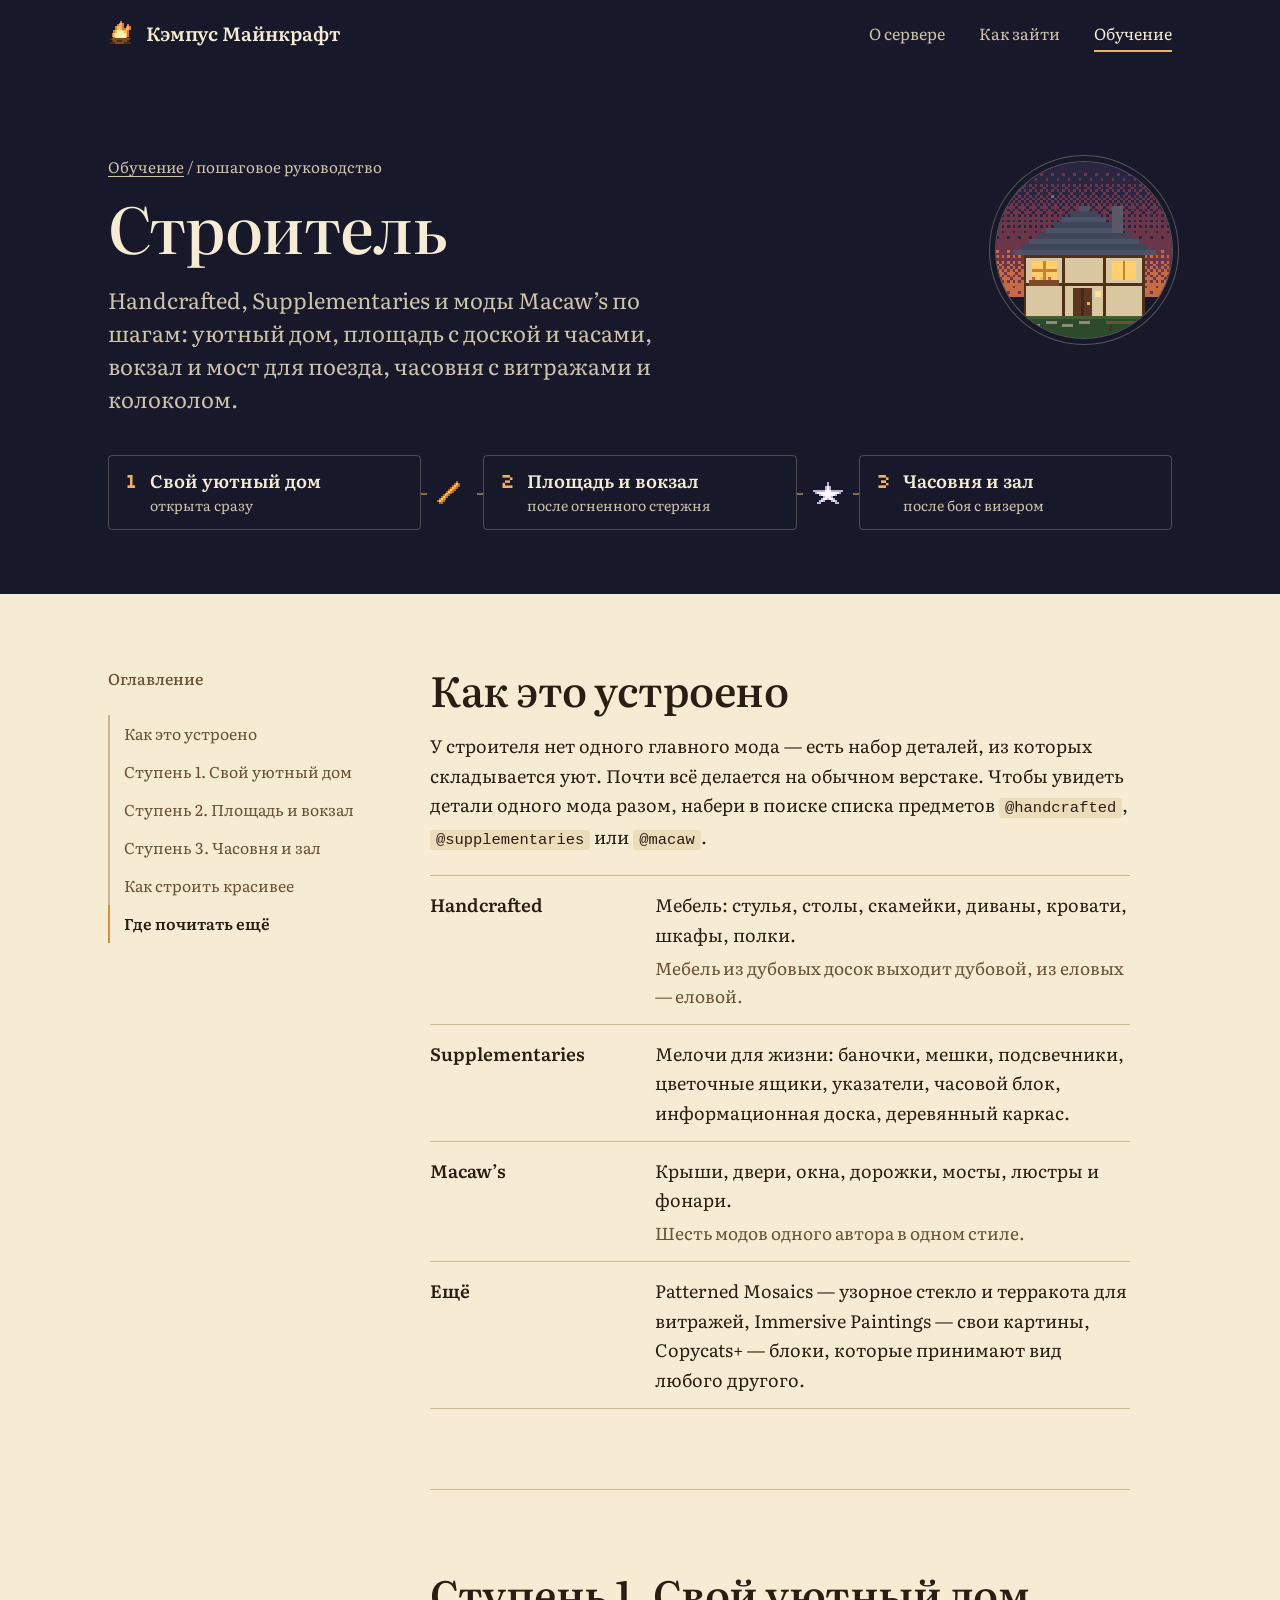
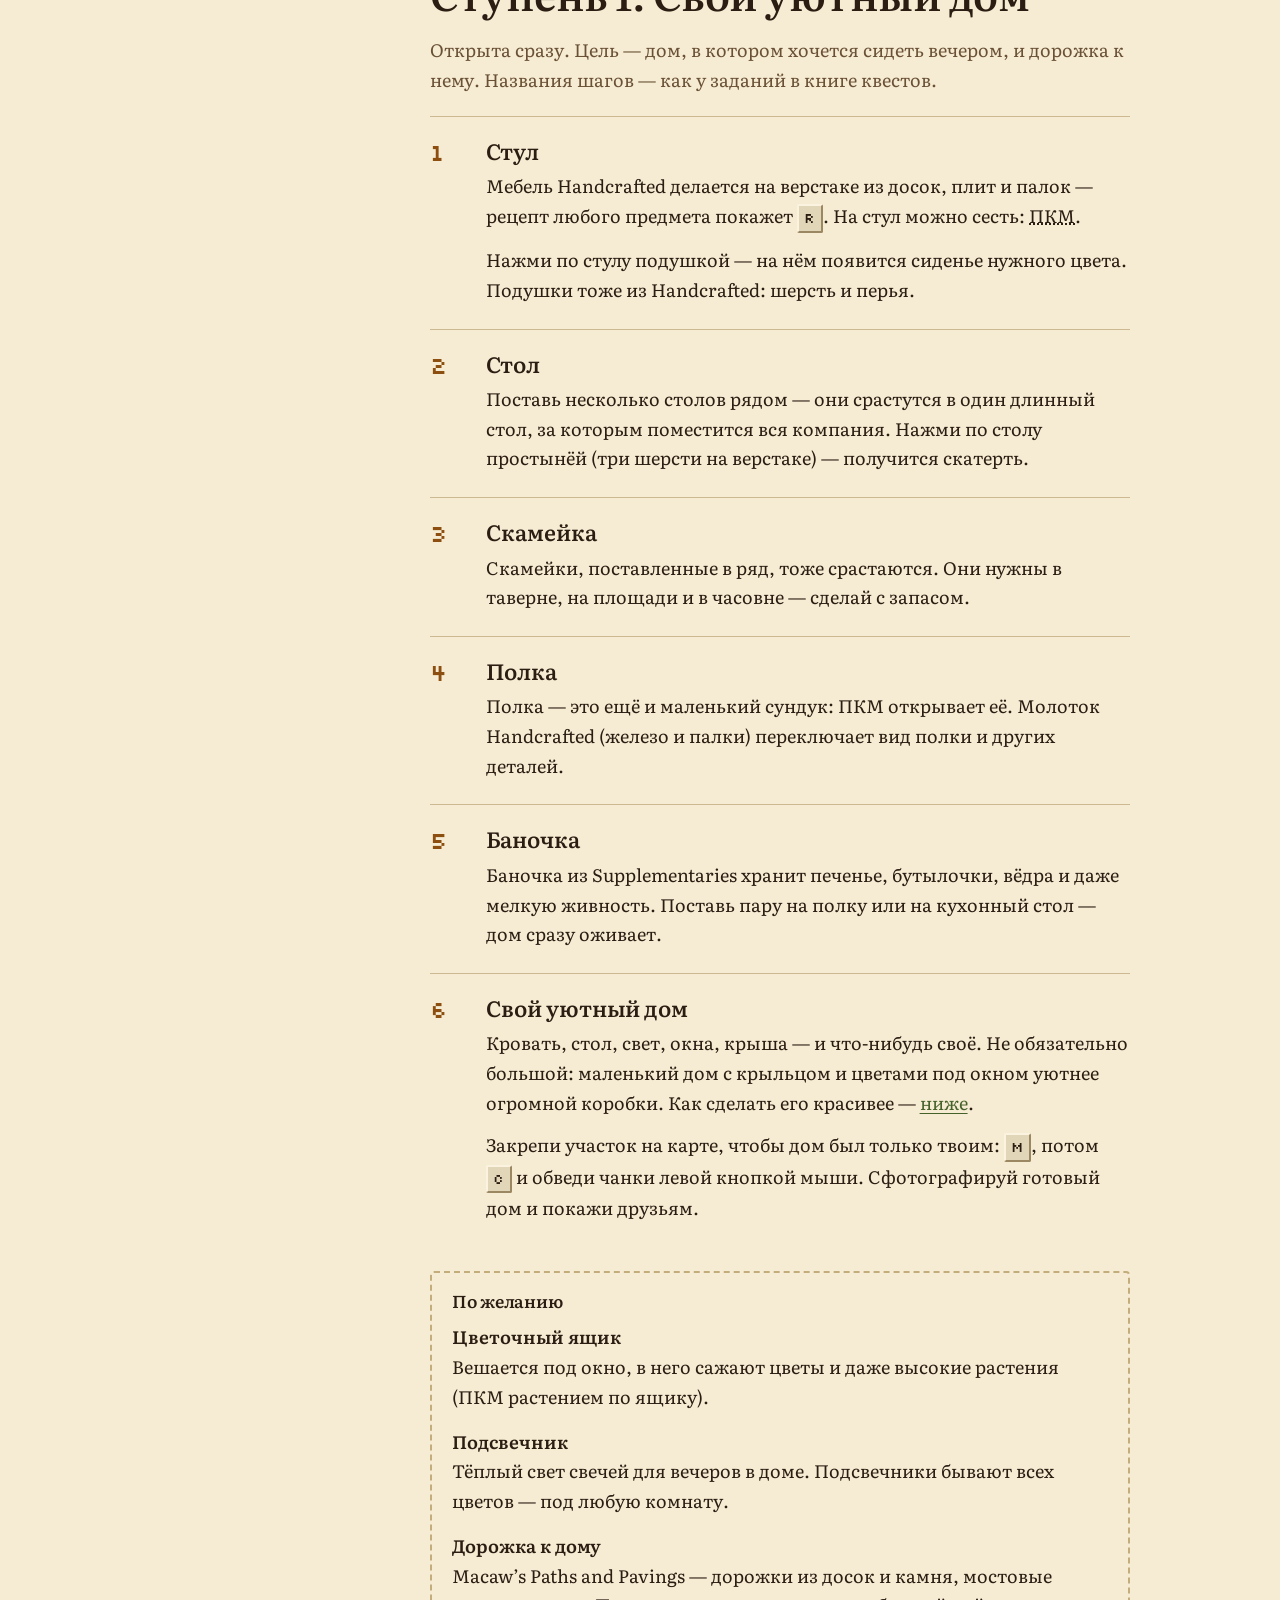
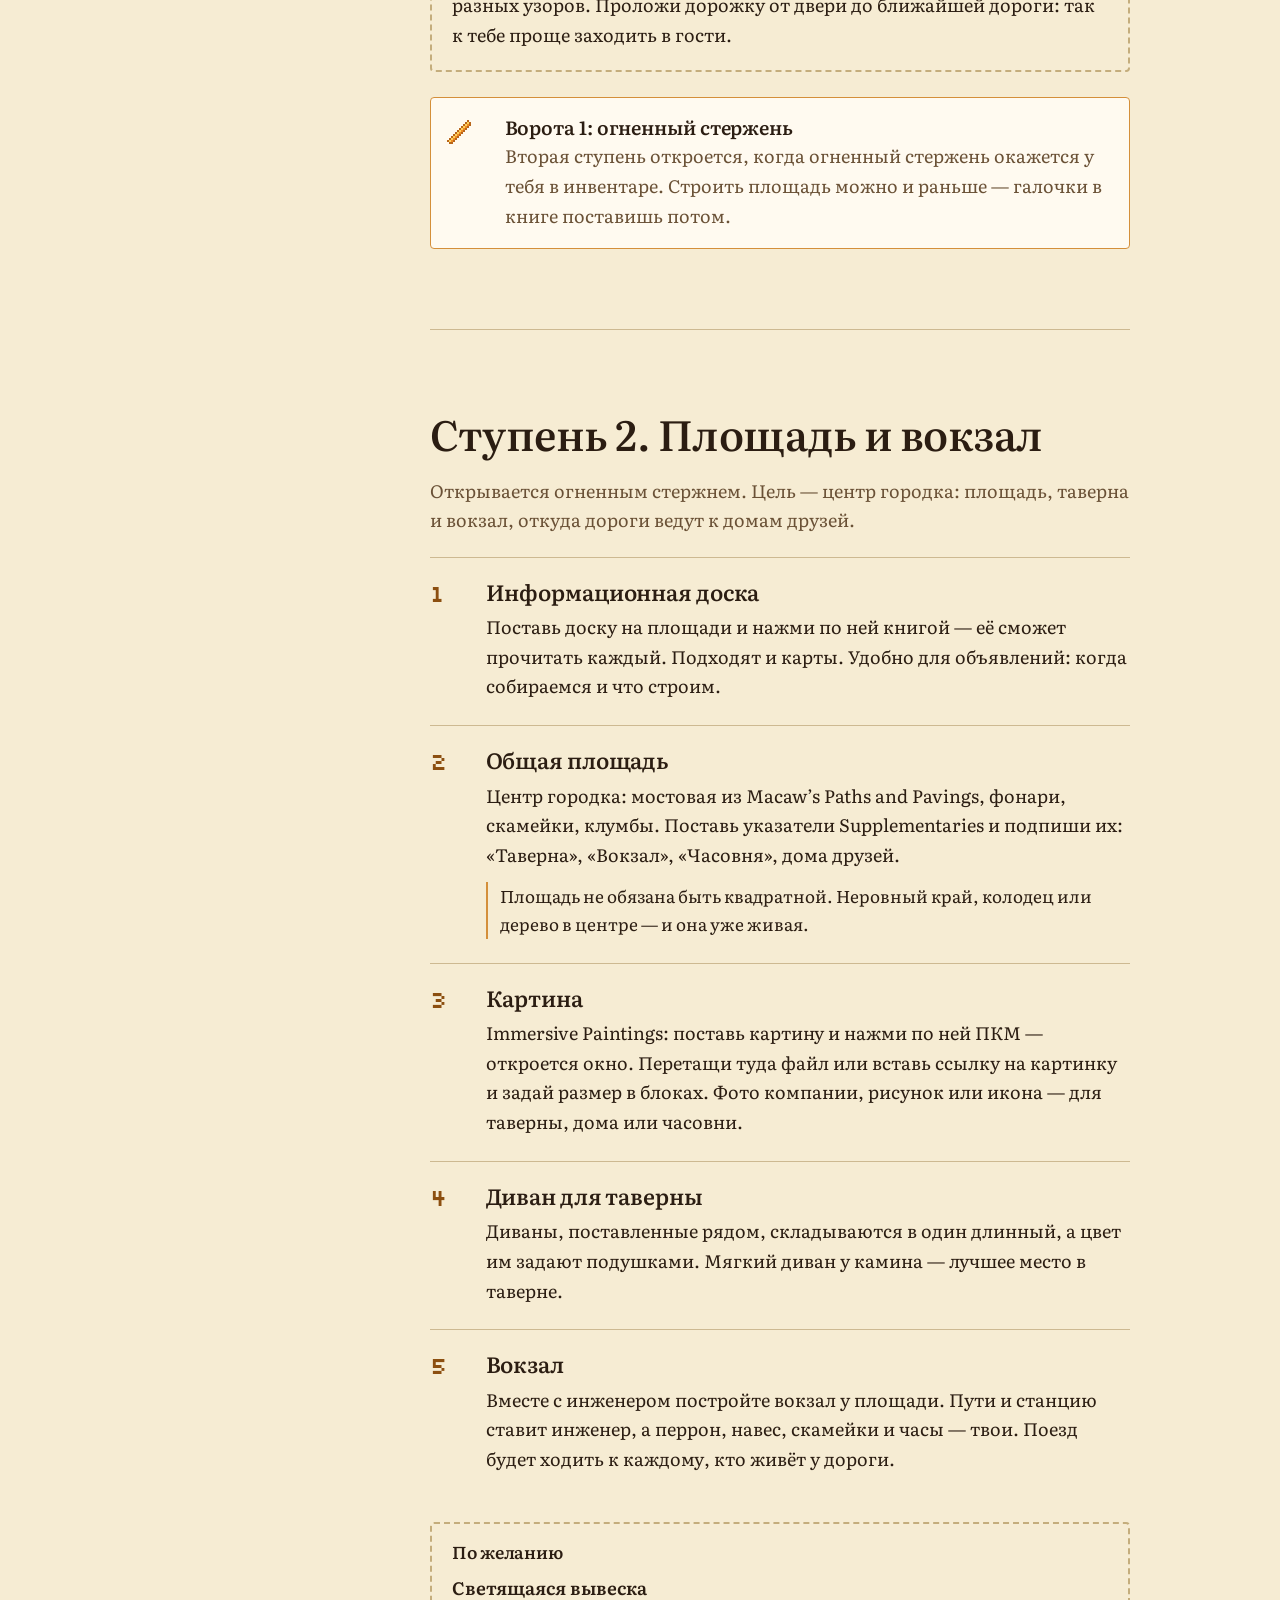
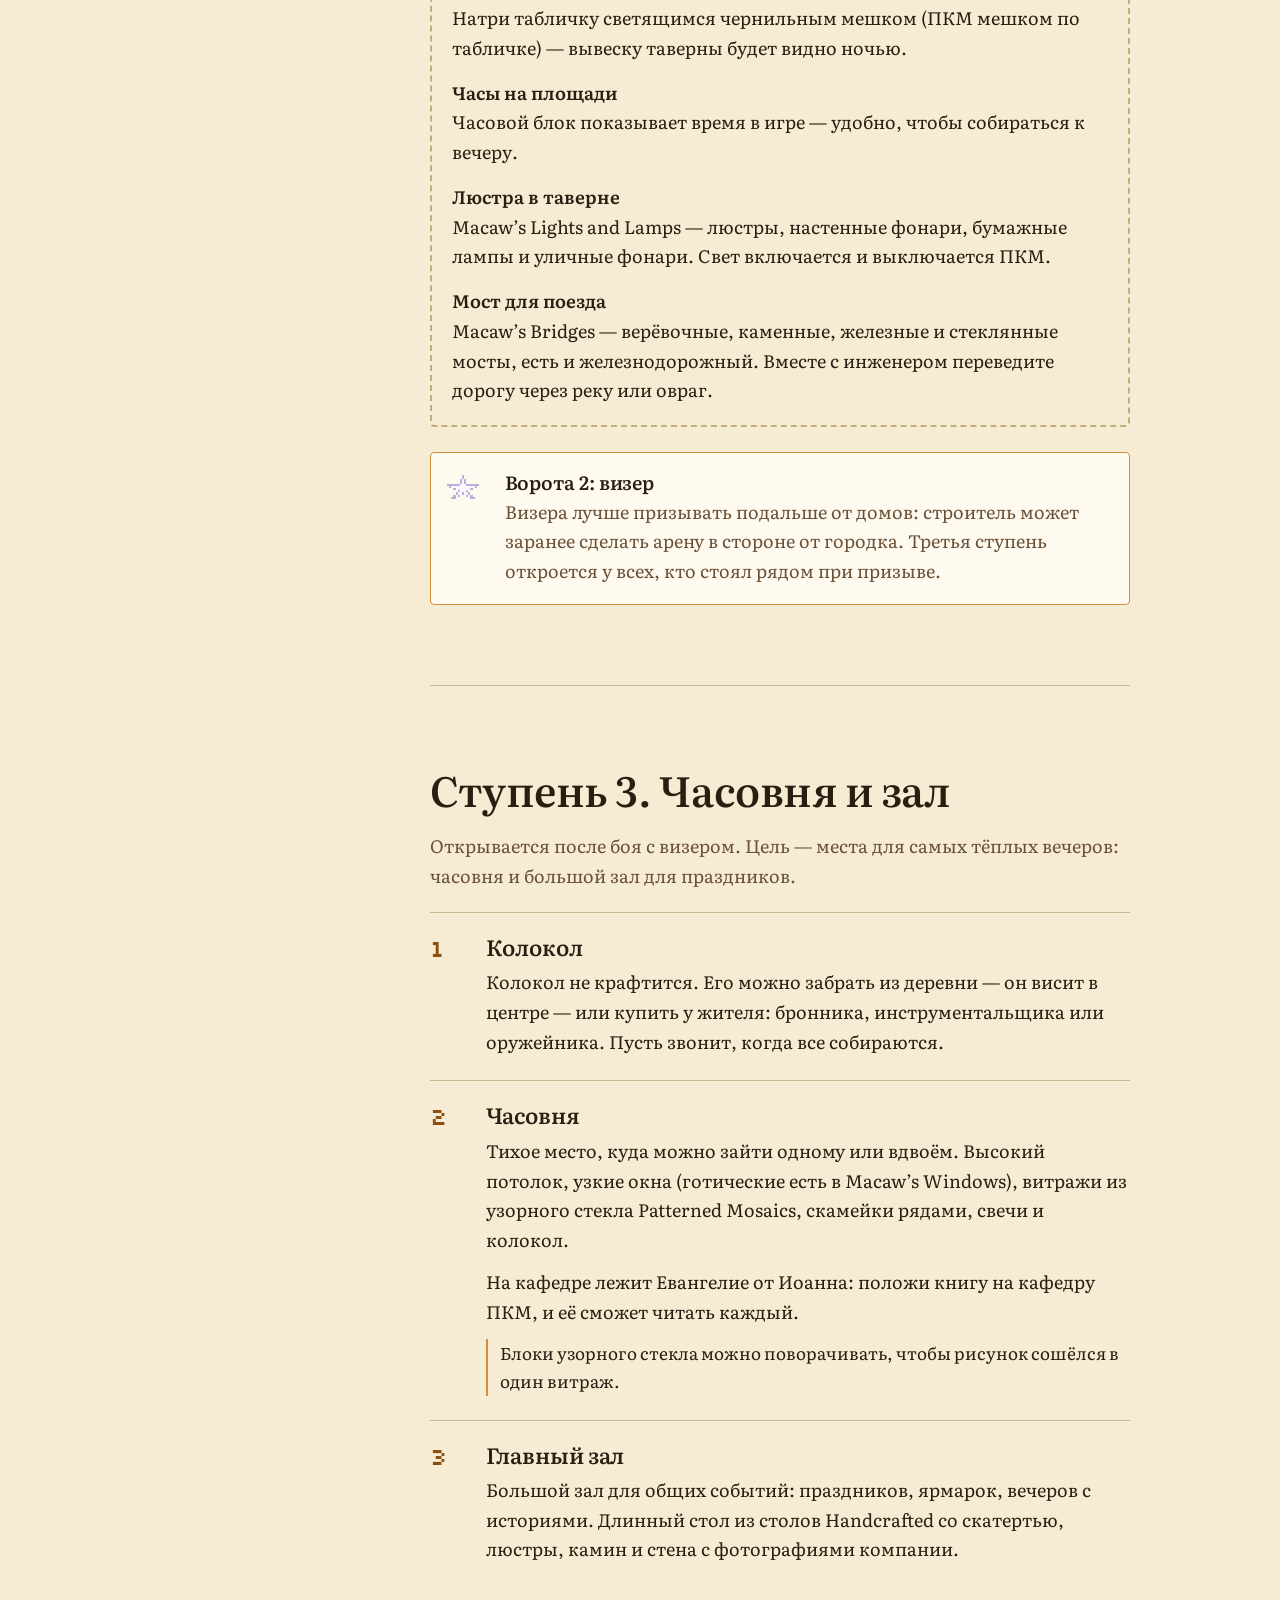
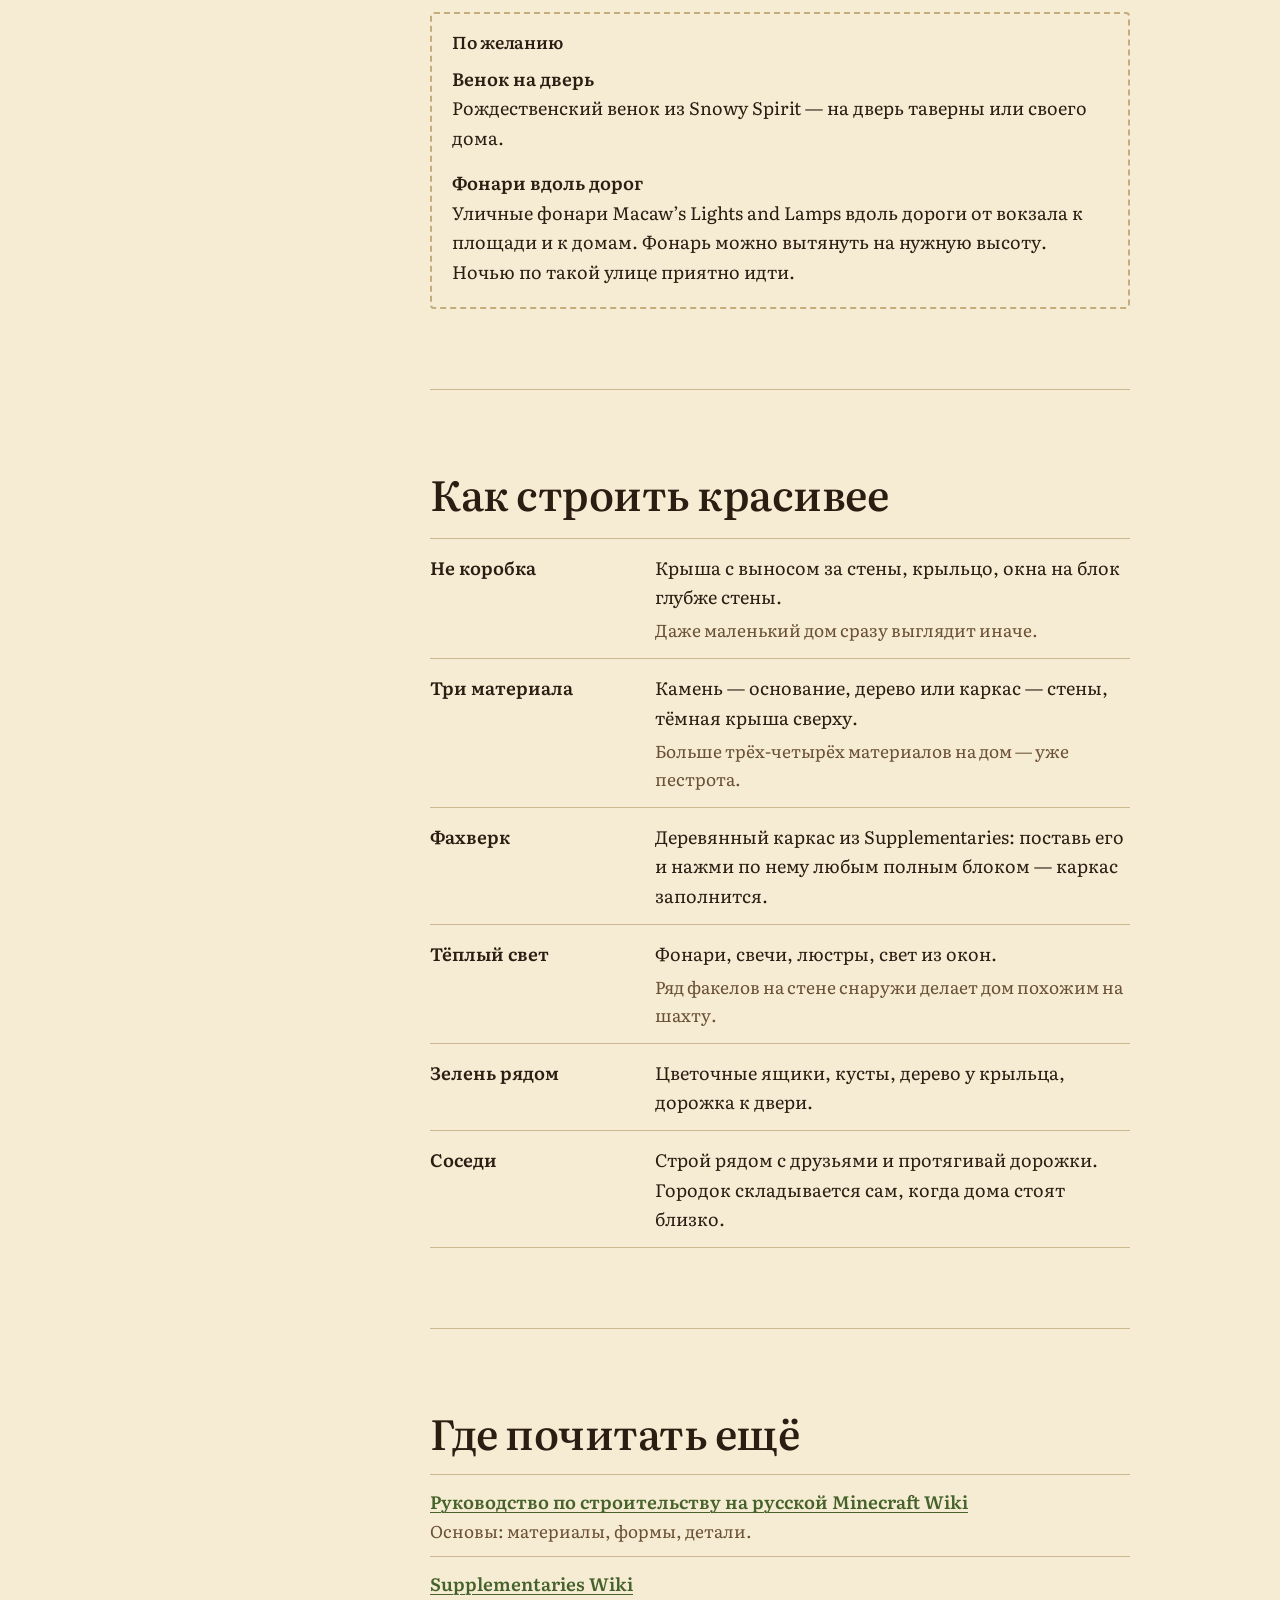
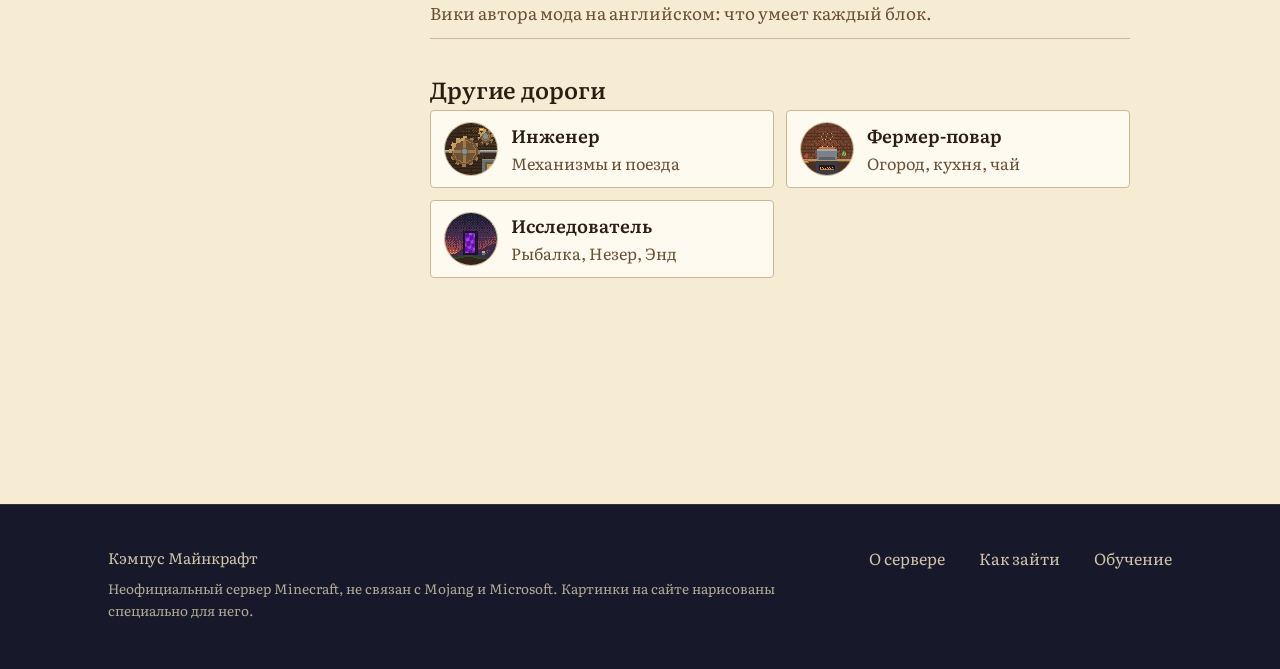
<file: builder.html>
<!doctype html>
<html lang="ru">
<head>
  <meta charset="utf-8">
  <meta name="viewport" content="width=device-width, initial-scale=1">
  <title>Строитель шаг за шагом — Наш сервер</title>
  <meta name="description" content="Handcrafted, Supplementaries и моды Macaw’s по шагам: уютный дом, площадь, вокзал и мост для поезда, часовня с витражами и колоколом, главный зал.">
  <meta property="og:type" content="article">
  <meta property="og:title" content="Строитель шаг за шагом">
  <meta property="og:description" content="От уютного дома до площади, вокзала и часовни.">
  <meta property="og:image" content="https://campuscraft.duckdns.org/img/og.png">
  <meta name="theme-color" content="#17182a">
  <link rel="icon" type="image/png" href="img/favicon-32.png">
  <link rel="apple-touch-icon" href="img/apple-touch-icon.png">
  <link rel="preload" href="fonts/literata-cyrillic-opsz-normal.woff2" as="font" type="font/woff2" crossorigin>
  <link rel="stylesheet" href="css/style.css">
</head>
<body>
  <a class="skip" href="#main">К содержанию</a>

  <header class="site-header">
    <div class="site-header__inner">
      <a class="brand" href="index.html"><img class="pixel" src="img/favicon-32.png" alt="" width="28" height="28"><span data-config="name">Наш сервер</span></a>
      <nav class="nav" aria-label="Разделы сайта">
        <a href="index.html">О сервере</a>
        <a href="join.html">Как зайти</a>
        <a href="guide.html" aria-current="true">Обучение</a>
      </nav>
    </div>
  </header>

  <main id="main">
    <section class="page-head page-head--road">
      <div class="wrap">
        <img class="page-head__plate pixel" src="img/road-builder.png" alt="" width="176" height="176">
        <div>
          <p class="crumbs"><a href="guide.html">Обучение</a> / пошаговое руководство</p>
          <h1>Строитель</h1>
          <p class="lede">Handcrafted, Supplementaries и моды Macaw’s по шагам: уютный дом, площадь с доской и часами, вокзал и мост для поезда, часовня с витражами и колоколом.</p>
        </div>
        <ol class="route" aria-label="Ступени дороги в книге квестов">
          <li class="route__tier"><a href="#tier1"><span class="route__n">1</span><span class="route__name">Свой уютный дом</span><span class="route__when">открыта сразу</span></a></li>
          <li class="route__gate"><a href="#gate1"><img class="pixel" src="img/gate-rod.png" alt="" width="64" height="48"><span>Ворота 1: огненный стержень</span></a></li>
          <li class="route__tier"><a href="#tier2"><span class="route__n">2</span><span class="route__name">Площадь и вокзал</span><span class="route__when">после огненного стержня</span></a></li>
          <li class="route__gate"><a href="#gate2"><img class="pixel" src="img/gate-star.png" alt="" width="60" height="44"><span>Ворота 2: визер</span></a></li>
          <li class="route__tier"><a href="#tier3"><span class="route__n">3</span><span class="route__name">Часовня и зал</span><span class="route__when">после боя с визером</span></a></li>
        </ol>
      </div>
    </section>

    <div class="wrap guide-layout">
      <nav aria-label="Оглавление">
        <details class="toc" open>
          <summary>Оглавление</summary>
          <ol>
            <li><a href="#basics">Как это устроено</a></li>
            <li><a href="#tier1">Ступень 1. Свой уютный дом</a></li>
            <li><a href="#tier2">Ступень 2. Площадь и вокзал</a></li>
            <li><a href="#tier3">Ступень 3. Часовня и зал</a></li>
            <li><a href="#craft">Как строить красивее</a></li>
            <li><a href="#reading">Где почитать ещё</a></li>
          </ol>
        </details>
      </nav>

      <article>
        <section class="chapter" id="basics" aria-labelledby="basics-title">
          <h2 id="basics-title">Как это устроено</h2>
          <p>У строителя нет одного главного мода — есть набор деталей, из которых складывается уют. Почти всё делается на обычном верстаке. Чтобы увидеть детали одного мода разом, набери в поиске списка предметов <code>@handcrafted</code>, <code>@supplementaries</code> или <code>@macaw</code>.</p>
          <dl class="mods">
            <div><dt>Handcrafted</dt><dd><p>Мебель: стулья, столы, скамейки, диваны, кровати, шкафы, полки.</p><p>Мебель из дубовых досок выходит дубовой, из еловых — еловой.</p></dd></div>
            <div><dt>Supplementaries</dt><dd><p>Мелочи для жизни: баночки, мешки, подсвечники, цветочные ящики, указатели, часовой блок, информационная доска, деревянный каркас.</p></dd></div>
            <div><dt>Macaw’s</dt><dd><p>Крыши, двери, окна, дорожки, мосты, люстры и фонари.</p><p>Шесть модов одного автора в одном стиле.</p></dd></div>
            <div><dt>Ещё</dt><dd><p>Patterned Mosaics — узорное стекло и терракота для витражей, Immersive Paintings — свои картины, Copycats+ — блоки, которые принимают вид любого другого.</p></dd></div>
          </dl>
        </section>

        <section class="chapter" id="tier1" aria-labelledby="tier1-title">
          <h2 id="tier1-title">Ступень 1. Свой уютный дом</h2>
          <p class="soft">Открыта сразу. Цель — дом, в котором хочется сидеть вечером, и дорожка к нему. Названия шагов — как у заданий в книге квестов.</p>
          <ol class="quest">
            <li>
              <div>
                <h3>Стул</h3>
                <p>Мебель Handcrafted делается на верстаке из досок, плит и палок — рецепт любого предмета покажет <kbd>R</kbd>. На стул можно сесть: <abbr title="правая кнопка мыши">ПКМ</abbr>.</p>
                <p>Нажми по стулу подушкой — на нём появится сиденье нужного цвета. Подушки тоже из Handcrafted: шерсть и перья.</p>
              </div>
            </li>
            <li>
              <div>
                <h3>Стол</h3>
                <p>Поставь несколько столов рядом — они срастутся в один длинный стол, за которым поместится вся компания. Нажми по столу простынёй (три шерсти на верстаке) — получится скатерть.</p>
              </div>
            </li>
            <li>
              <div>
                <h3>Скамейка</h3>
                <p>Скамейки, поставленные в ряд, тоже срастаются. Они нужны в таверне, на площади и в часовне — сделай с запасом.</p>
              </div>
            </li>
            <li>
              <div>
                <h3>Полка</h3>
                <p>Полка — это ещё и маленький сундук: ПКМ открывает её. Молоток Handcrafted (железо и палки) переключает вид полки и других деталей.</p>
              </div>
            </li>
            <li>
              <div>
                <h3>Баночка</h3>
                <p>Баночка из Supplementaries хранит печенье, бутылочки, вёдра и даже мелкую живность. Поставь пару на полку или на кухонный стол — дом сразу оживает.</p>
              </div>
            </li>
            <li>
              <div>
                <h3>Свой уютный дом</h3>
                <p>Кровать, стол, свет, окна, крыша — и что-нибудь своё. Не обязательно большой: маленький дом с крыльцом и цветами под окном уютнее огромной коробки. Как сделать его красивее — <a href="#craft">ниже</a>.</p>
                <p>Закрепи участок на карте, чтобы дом был только твоим: <kbd>M</kbd>, потом <kbd>C</kbd> и обведи чанки левой кнопкой мыши. Сфотографируй готовый дом и покажи друзьям.</p>
              </div>
            </li>
          </ol>
          <div class="side">
            <h3>По желанию</h3>
            <dl>
              <dt>Цветочный ящик</dt>
              <dd>Вешается под окно, в него сажают цветы и даже высокие растения (ПКМ растением по ящику).</dd>
              <dt>Подсвечник</dt>
              <dd>Тёплый свет свечей для вечеров в доме. Подсвечники бывают всех цветов — под любую комнату.</dd>
              <dt>Дорожка к дому</dt>
              <dd>Macaw’s Paths and Pavings — дорожки из досок и камня, мостовые разных узоров. Проложи дорожку от двери до ближайшей дороги: так к тебе проще заходить в гости.</dd>
            </dl>
          </div>
          <div class="gate" id="gate1">
            <img class="pixel" src="img/gate-rod.png" alt="" width="64" height="48">
            <div>
              <h3>Ворота 1: огненный стержень</h3>
              <p>Вторая ступень откроется, когда огненный стержень окажется у тебя в инвентаре. Строить площадь можно и раньше — галочки в книге поставишь потом.</p>
            </div>
          </div>
        </section>

        <section class="chapter" id="tier2" aria-labelledby="tier2-title">
          <h2 id="tier2-title">Ступень 2. Площадь и вокзал</h2>
          <p class="soft">Открывается огненным стержнем. Цель — центр городка: площадь, таверна и вокзал, откуда дороги ведут к домам друзей.</p>
          <ol class="quest">
            <li>
              <div>
                <h3>Информационная доска</h3>
                <p>Поставь доску на площади и нажми по ней книгой — её сможет прочитать каждый. Подходят и карты. Удобно для объявлений: когда собираемся и что строим.</p>
              </div>
            </li>
            <li>
              <div>
                <h3>Общая площадь</h3>
                <p>Центр городка: мостовая из Macaw’s Paths and Pavings, фонари, скамейки, клумбы. Поставь указатели Supplementaries и подпиши их: «Таверна», «Вокзал», «Часовня», дома друзей.</p>
                <p class="tip">Площадь не обязана быть квадратной. Неровный край, колодец или дерево в центре — и она уже живая.</p>
              </div>
            </li>
            <li>
              <div>
                <h3>Картина</h3>
                <p>Immersive Paintings: поставь картину и нажми по ней ПКМ — откроется окно. Перетащи туда файл или вставь ссылку на картинку и задай размер в блоках. Фото компании, рисунок или икона — для таверны, дома или часовни.</p>
              </div>
            </li>
            <li>
              <div>
                <h3>Диван для таверны</h3>
                <p>Диваны, поставленные рядом, складываются в один длинный, а цвет им задают подушками. Мягкий диван у камина — лучшее место в таверне.</p>
              </div>
            </li>
            <li>
              <div>
                <h3>Вокзал</h3>
                <p>Вместе с инженером постройте вокзал у площади. Пути и станцию ставит инженер, а перрон, навес, скамейки и часы — твои. Поезд будет ходить к каждому, кто живёт у дороги.</p>
              </div>
            </li>
          </ol>
          <div class="side">
            <h3>По желанию</h3>
            <dl>
              <dt>Светящаяся вывеска</dt>
              <dd>Натри табличку светящимся чернильным мешком (ПКМ мешком по табличке) — вывеску таверны будет видно ночью.</dd>
              <dt>Часы на площади</dt>
              <dd>Часовой блок показывает время в игре — удобно, чтобы собираться к вечеру.</dd>
              <dt>Люстра в таверне</dt>
              <dd>Macaw’s Lights and Lamps — люстры, настенные фонари, бумажные лампы и уличные фонари. Свет включается и выключается ПКМ.</dd>
              <dt>Мост для поезда</dt>
              <dd>Macaw’s Bridges — верёвочные, каменные, железные и стеклянные мосты, есть и железнодорожный. Вместе с инженером переведите дорогу через реку или овраг.</dd>
            </dl>
          </div>
          <div class="gate" id="gate2">
            <img class="pixel" src="img/gate-star.png" alt="" width="60" height="44">
            <div>
              <h3>Ворота 2: визер</h3>
              <p>Визера лучше призывать подальше от домов: строитель может заранее сделать арену в стороне от городка. Третья ступень откроется у всех, кто стоял рядом при призыве.</p>
            </div>
          </div>
        </section>

        <section class="chapter" id="tier3" aria-labelledby="tier3-title">
          <h2 id="tier3-title">Ступень 3. Часовня и зал</h2>
          <p class="soft">Открывается после боя с визером. Цель — места для самых тёплых вечеров: часовня и большой зал для праздников.</p>
          <ol class="quest">
            <li>
              <div>
                <h3>Колокол</h3>
                <p>Колокол не крафтится. Его можно забрать из деревни — он висит в центре — или купить у жителя: бронника, инструментальщика или оружейника. Пусть звонит, когда все собираются.</p>
              </div>
            </li>
            <li>
              <div>
                <h3>Часовня</h3>
                <p>Тихое место, куда можно зайти одному или вдвоём. Высокий потолок, узкие окна (готические есть в Macaw’s Windows), витражи из узорного стекла Patterned Mosaics, скамейки рядами, свечи и колокол.</p>
                <p>На кафедре лежит Евангелие от Иоанна: положи книгу на кафедру ПКМ, и её сможет читать каждый.</p>
                <p class="tip">Блоки узорного стекла можно поворачивать, чтобы рисунок сошёлся в один витраж.</p>
              </div>
            </li>
            <li>
              <div>
                <h3>Главный зал</h3>
                <p>Большой зал для общих событий: праздников, ярмарок, вечеров с историями. Длинный стол из столов Handcrafted со скатертью, люстры, камин и стена с фотографиями компании.</p>
              </div>
            </li>
          </ol>
          <div class="side">
            <h3>По желанию</h3>
            <dl>
              <dt>Венок на дверь</dt>
              <dd>Рождественский венок из Snowy Spirit — на дверь таверны или своего дома.</dd>
              <dt>Фонари вдоль дорог</dt>
              <dd>Уличные фонари Macaw’s Lights and Lamps вдоль дороги от вокзала к площади и к домам. Фонарь можно вытянуть на нужную высоту. Ночью по такой улице приятно идти.</dd>
            </dl>
          </div>
        </section>

        <section class="chapter" id="craft" aria-labelledby="craft-title">
          <h2 id="craft-title">Как строить красивее</h2>
          <dl class="mods">
            <div><dt>Не коробка</dt><dd><p>Крыша с выносом за стены, крыльцо, окна на блок глубже стены.</p><p>Даже маленький дом сразу выглядит иначе.</p></dd></div>
            <div><dt>Три материала</dt><dd><p>Камень — основание, дерево или каркас — стены, тёмная крыша сверху.</p><p>Больше трёх-четырёх материалов на дом — уже пестрота.</p></dd></div>
            <div><dt>Фахверк</dt><dd><p>Деревянный каркас из Supplementaries: поставь его и нажми по нему любым полным блоком — каркас заполнится.</p></dd></div>
            <div><dt>Тёплый свет</dt><dd><p>Фонари, свечи, люстры, свет из окон.</p><p>Ряд факелов на стене снаружи делает дом похожим на шахту.</p></dd></div>
            <div><dt>Зелень рядом</dt><dd><p>Цветочные ящики, кусты, дерево у крыльца, дорожка к двери.</p></dd></div>
            <div><dt>Соседи</dt><dd><p>Строй рядом с друзьями и протягивай дорожки. Городок складывается сам, когда дома стоят близко.</p></dd></div>
          </dl>
        </section>

        <section class="chapter" id="reading" aria-labelledby="reading-title">
          <h2 id="reading-title">Где почитать ещё</h2>
          <ul class="reading">
            <li><a href="https://ru.minecraft.wiki/w/%D0%A0%D1%83%D0%BA%D0%BE%D0%B2%D0%BE%D0%B4%D1%81%D1%82%D0%B2%D0%BE:%D0%A1%D1%82%D1%80%D0%BE%D0%B8%D1%82%D0%B5%D0%BB%D1%8C%D1%81%D1%82%D0%B2%D0%BE">Руководство по строительству на русской Minecraft Wiki</a><span>Основы: материалы, формы, детали.</span></li>
            <li><a href="https://github.com/MehVahdJukaar/Supplementaries/wiki">Supplementaries Wiki</a><span>Вики автора мода на английском: что умеет каждый блок.</span></li>
          </ul>
          <h3>Другие дороги</h3>
          <ul class="guides">
            <li><a href="engineer.html"><img class="pixel" src="img/road-engineer.png" alt="" width="52" height="52"><b>Инженер</b><span>Механизмы и поезда</span></a></li>
            <li><a href="cook.html"><img class="pixel" src="img/road-cook.png" alt="" width="52" height="52"><b>Фермер-повар</b><span>Огород, кухня, чай</span></a></li>
            <li><a href="explorer.html"><img class="pixel" src="img/road-explorer.png" alt="" width="52" height="52"><b>Исследователь</b><span>Рыбалка, Незер, Энд</span></a></li>
          </ul>
        </section>
      </article>
    </div>
  </main>

  <footer class="site-footer">
    <div class="wrap site-footer__inner">
      <div>
        <span data-config="name">Наш сервер</span>
        <small>Неофициальный сервер Minecraft, не связан с Mojang и Microsoft. Картинки на сайте нарисованы специально для него.</small>
      </div>
      <nav class="nav" aria-label="Разделы сайта в подвале">
        <a href="index.html">О сервере</a>
        <a href="join.html">Как зайти</a>
        <a href="guide.html">Обучение</a>
      </nav>
    </div>
  </footer>

  <script src="js/config.js"></script>
  <script src="js/site.js"></script>
</body>
</html>
</file>
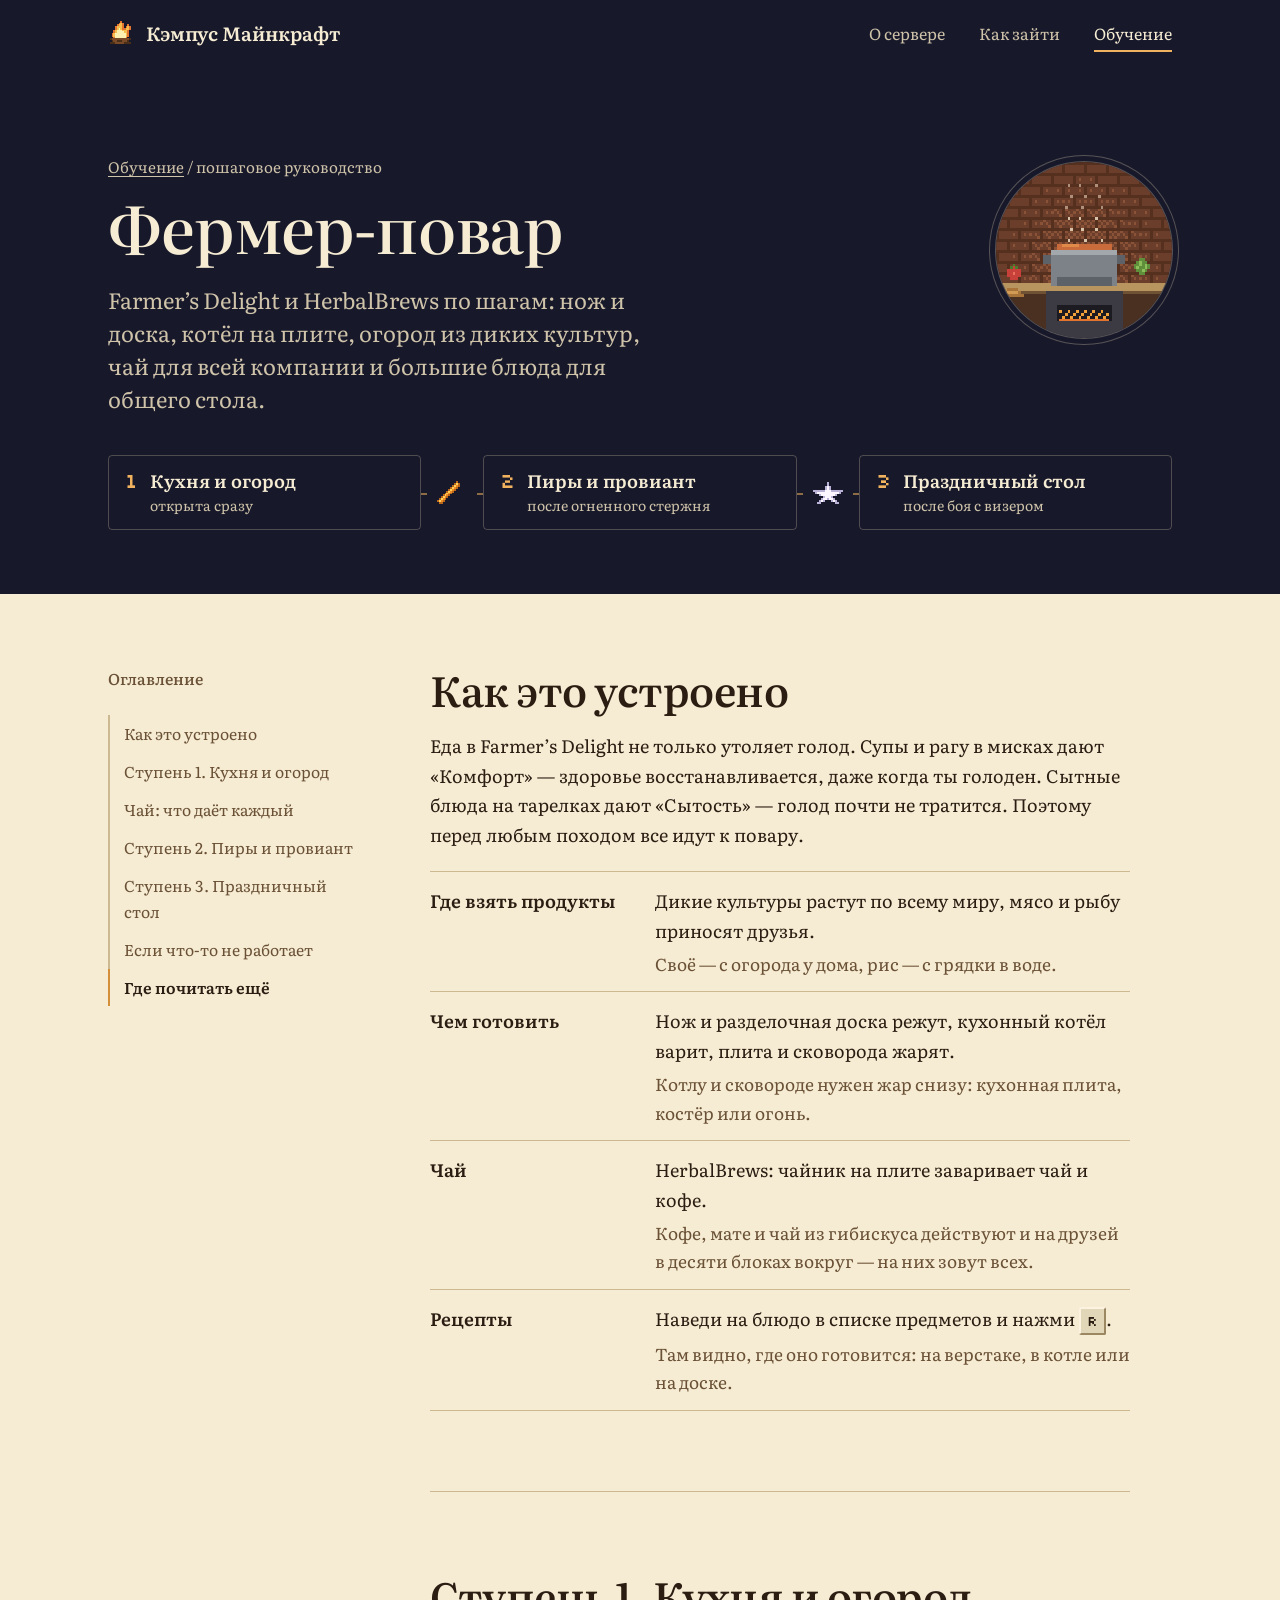
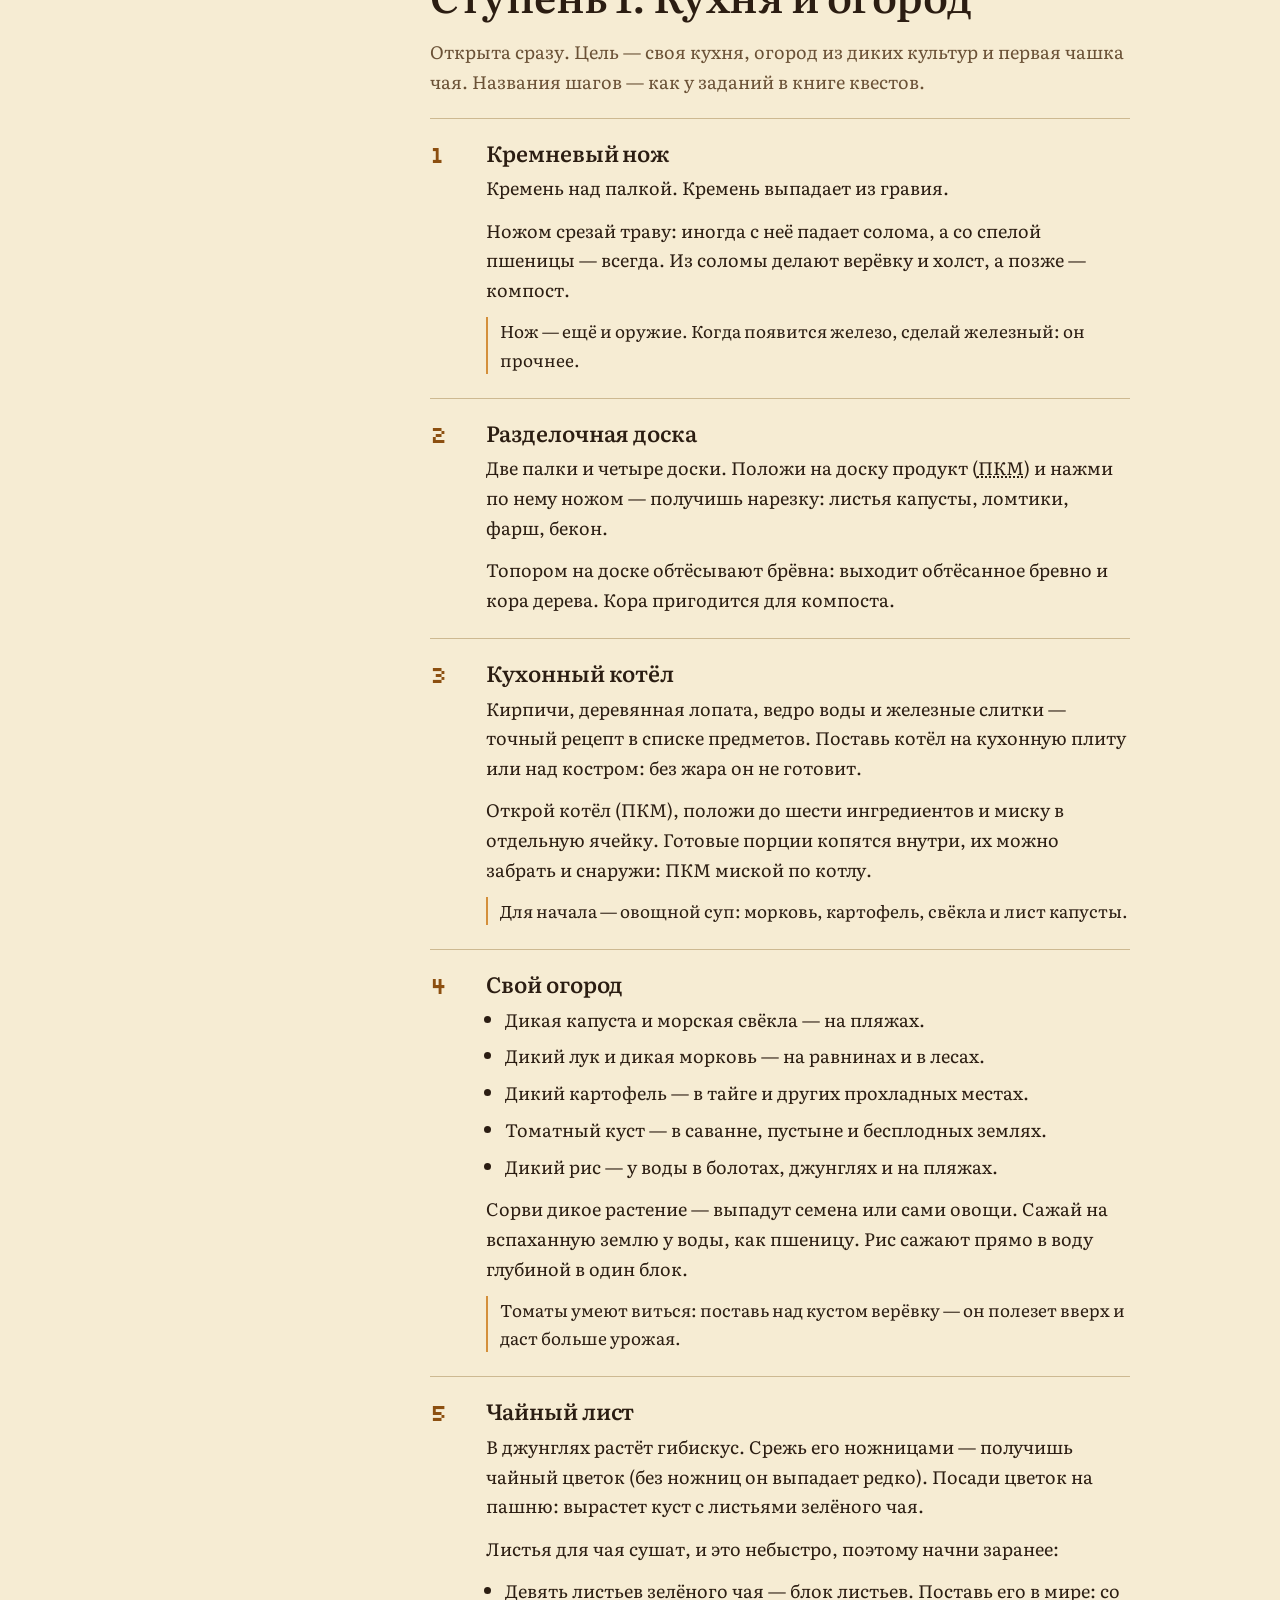
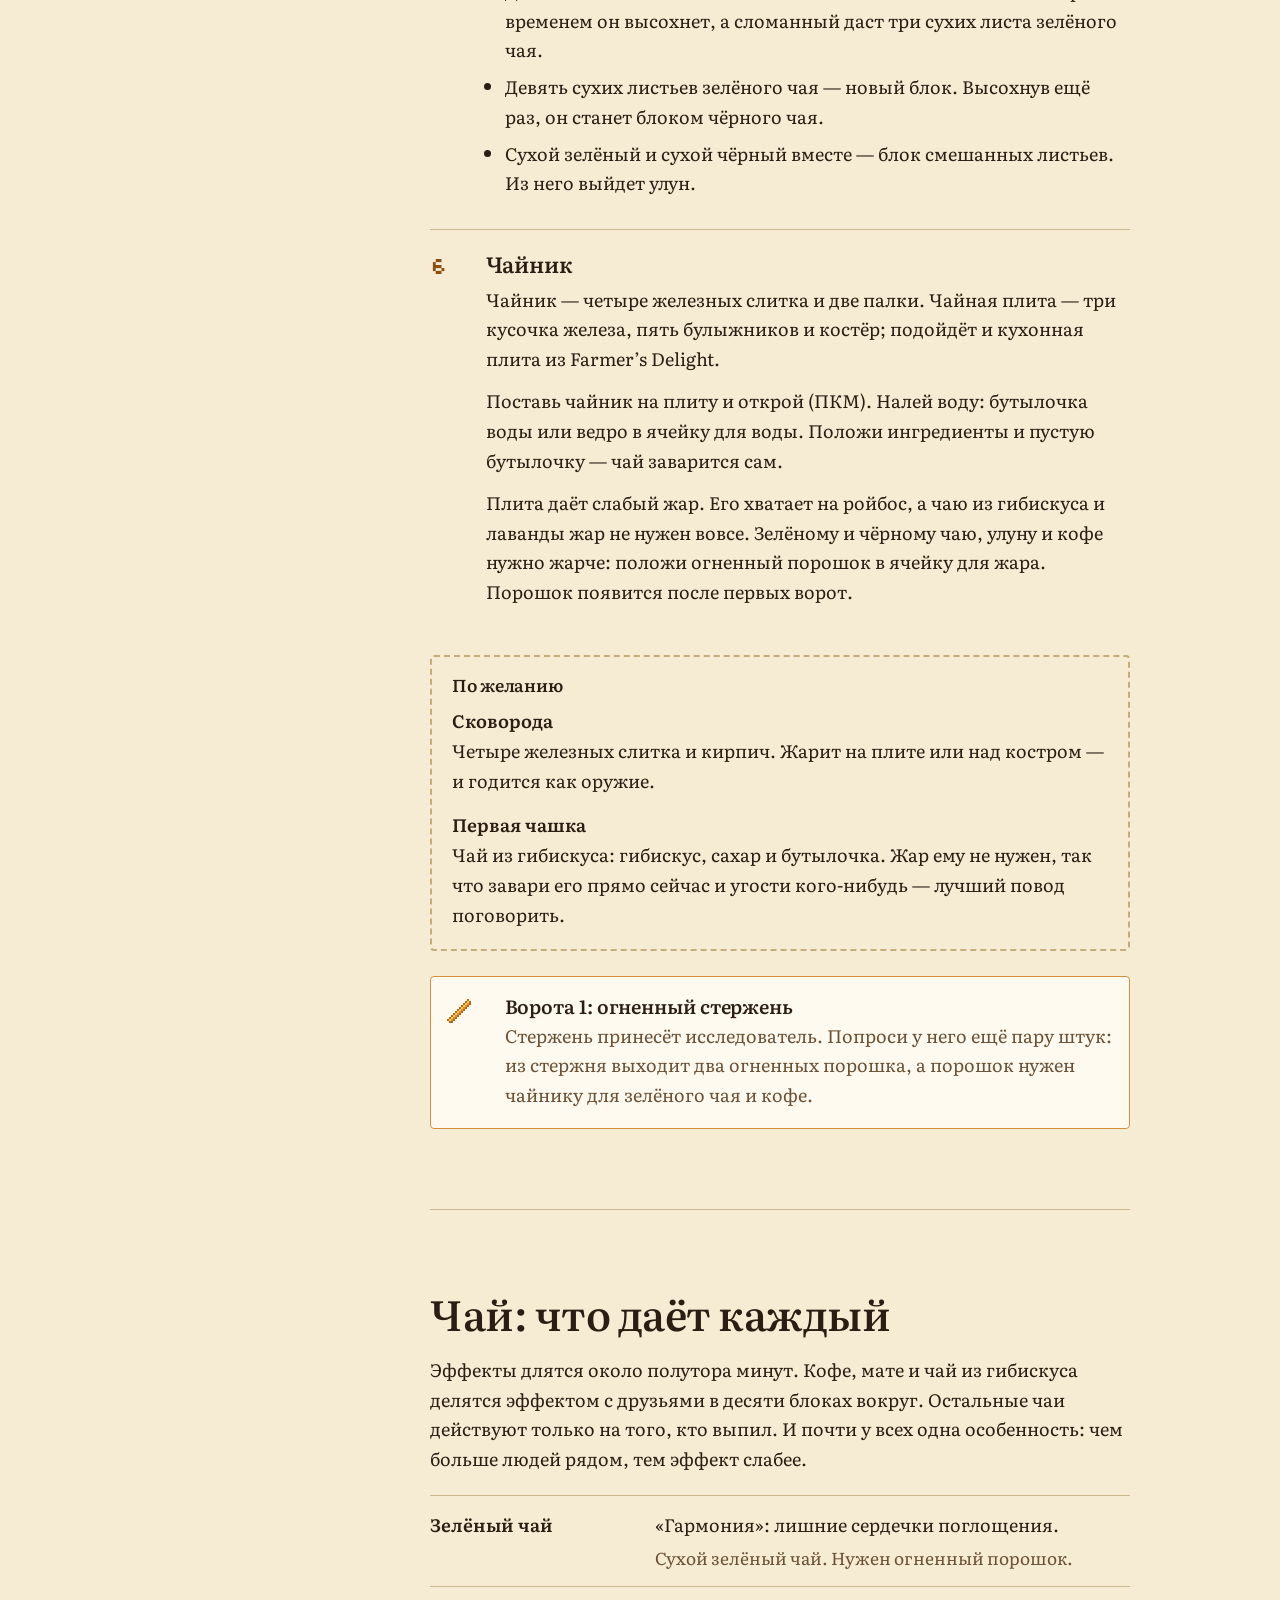
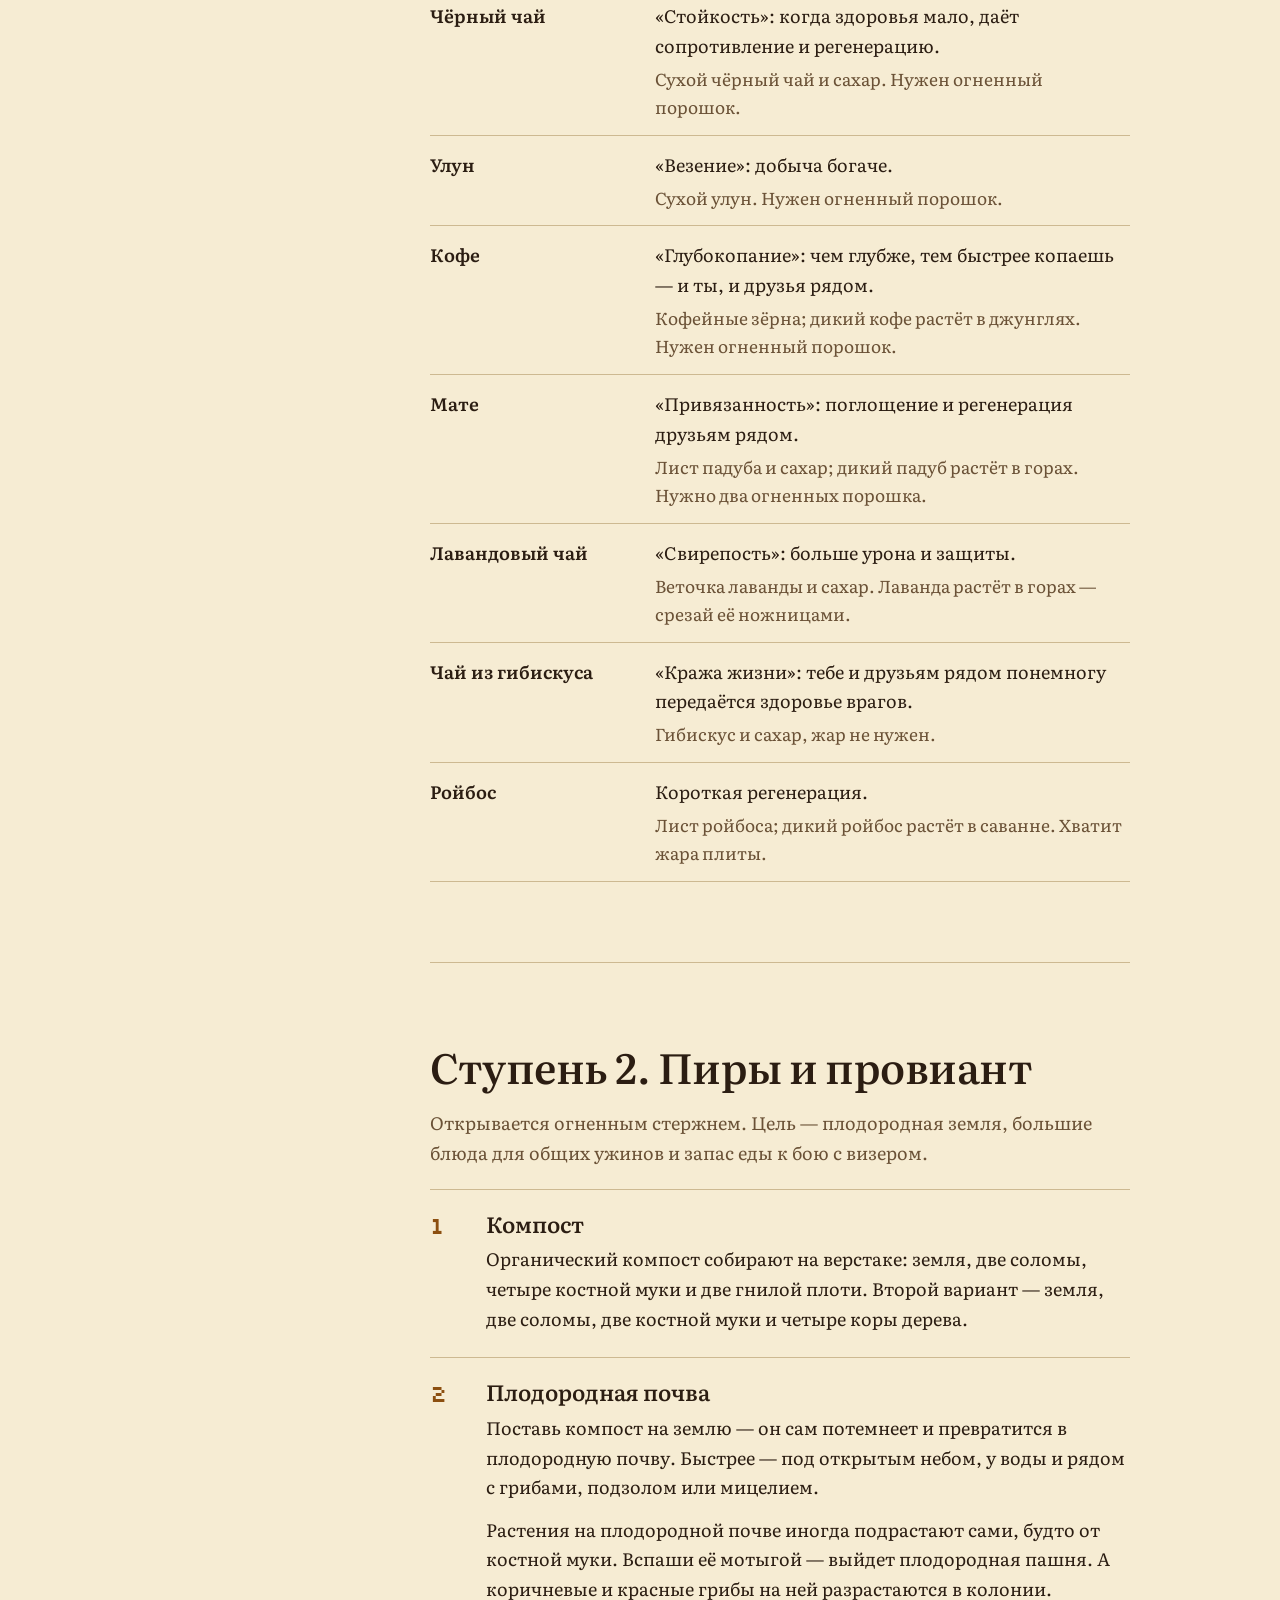
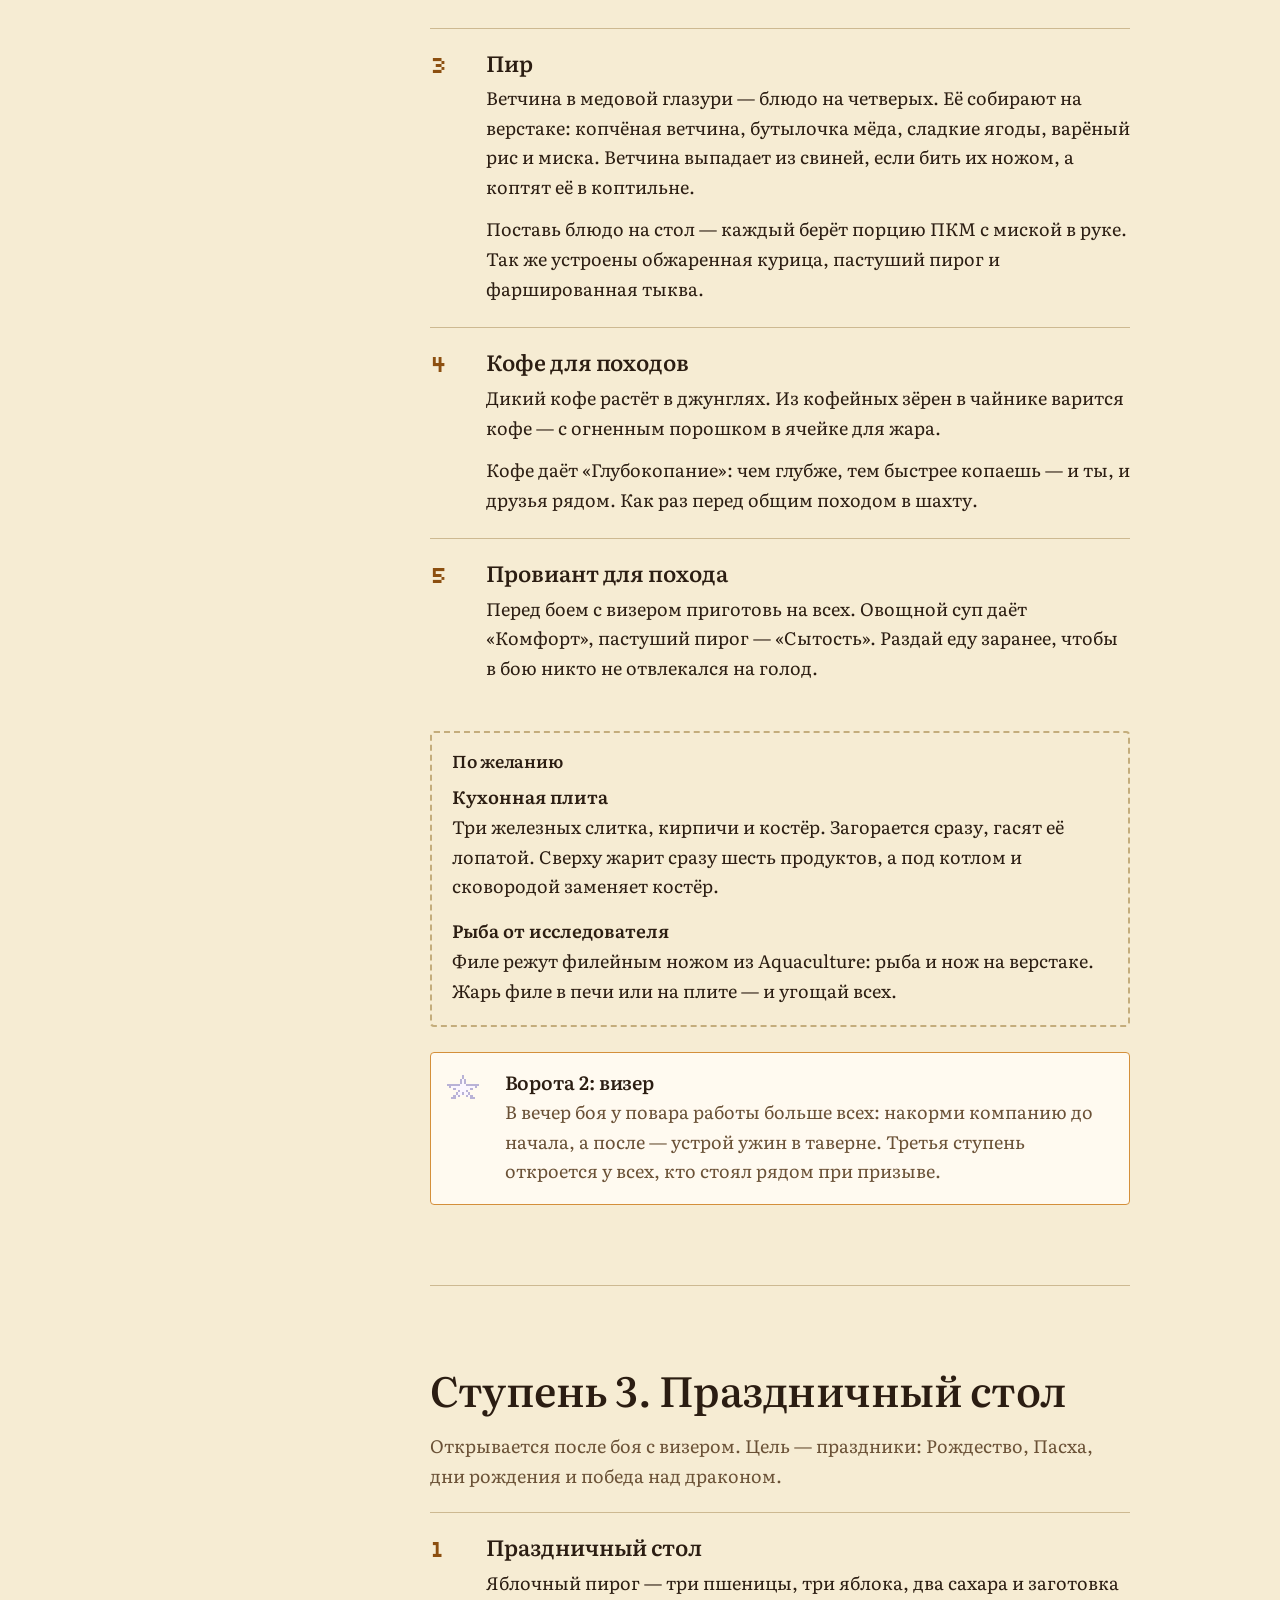
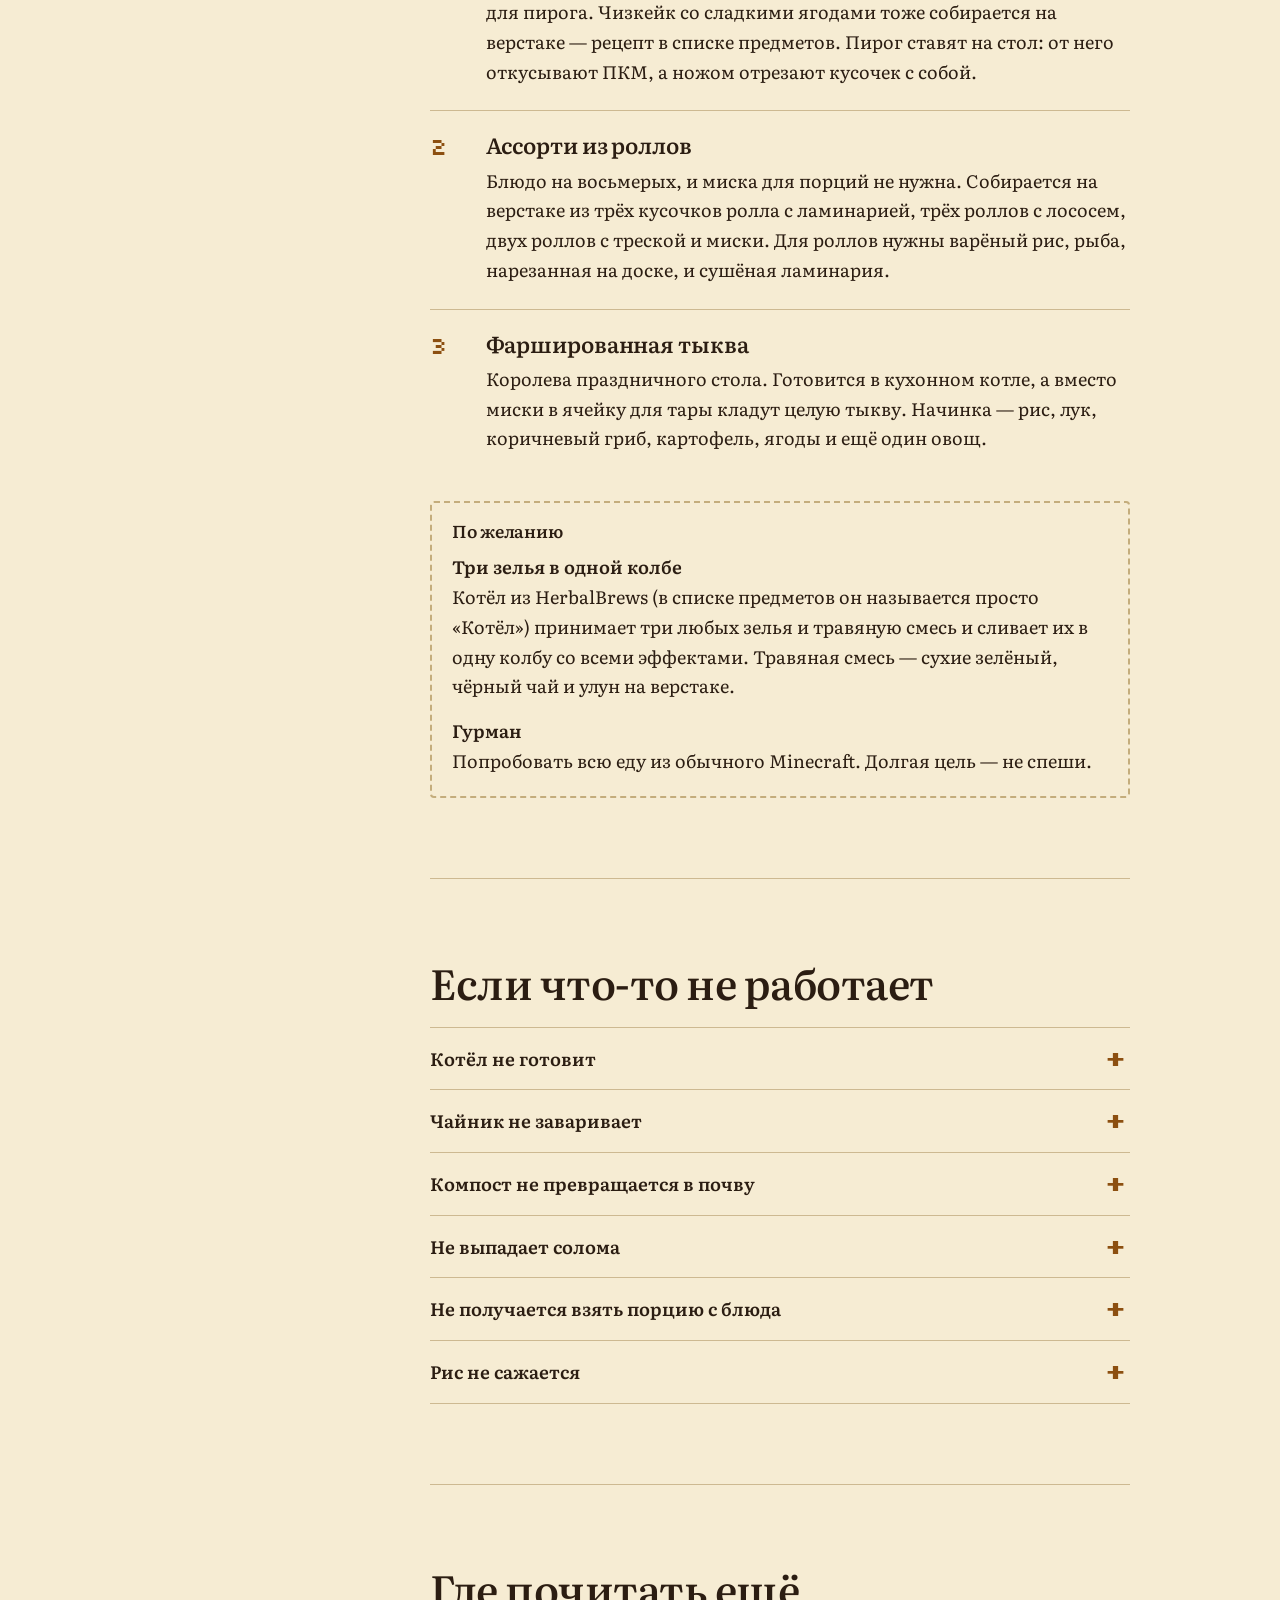
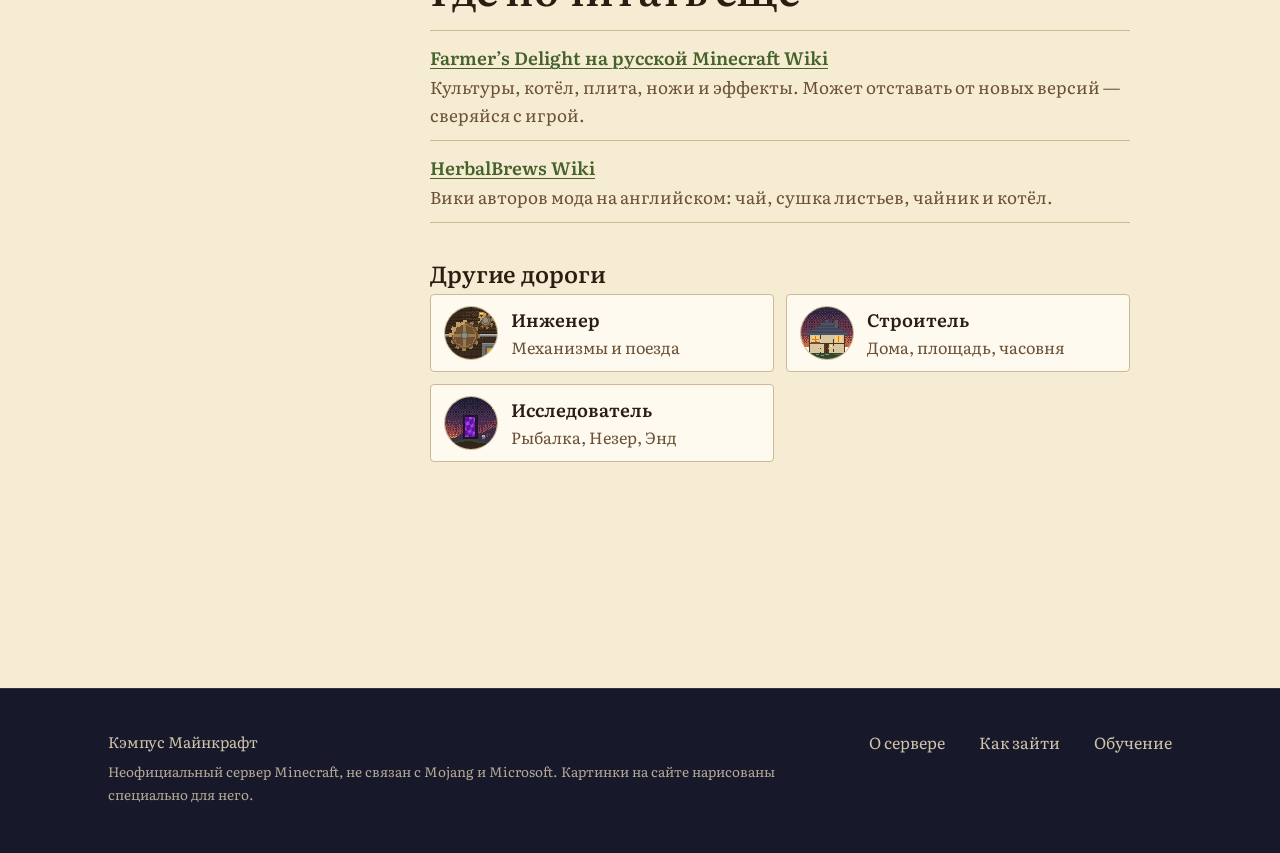
<file: cook.html>
<!doctype html>
<html lang="ru">
<head>
  <meta charset="utf-8">
  <meta name="viewport" content="width=device-width, initial-scale=1">
  <title>Фермер-повар шаг за шагом — Наш сервер</title>
  <meta name="description" content="Farmer’s Delight и HerbalBrews по шагам: нож и доска, кухонный котёл, дикие культуры, чай для всей компании, компост и большие блюда для общего стола.">
  <meta property="og:type" content="article">
  <meta property="og:title" content="Фермер-повар шаг за шагом">
  <meta property="og:description" content="Кухня, огород и чай: как повару накормить всю компанию.">
  <meta property="og:image" content="https://campuscraft.duckdns.org/img/og.png">
  <meta name="theme-color" content="#17182a">
  <link rel="icon" type="image/png" href="img/favicon-32.png">
  <link rel="apple-touch-icon" href="img/apple-touch-icon.png">
  <link rel="preload" href="fonts/literata-cyrillic-opsz-normal.woff2" as="font" type="font/woff2" crossorigin>
  <link rel="stylesheet" href="css/style.css">
</head>
<body>
  <a class="skip" href="#main">К содержанию</a>

  <header class="site-header">
    <div class="site-header__inner">
      <a class="brand" href="index.html"><img class="pixel" src="img/favicon-32.png" alt="" width="28" height="28"><span data-config="name">Наш сервер</span></a>
      <nav class="nav" aria-label="Разделы сайта">
        <a href="index.html">О сервере</a>
        <a href="join.html">Как зайти</a>
        <a href="guide.html" aria-current="true">Обучение</a>
      </nav>
    </div>
  </header>

  <main id="main">
    <section class="page-head page-head--road">
      <div class="wrap">
        <img class="page-head__plate pixel" src="img/road-cook.png" alt="" width="176" height="176">
        <div>
          <p class="crumbs"><a href="guide.html">Обучение</a> / пошаговое руководство</p>
          <h1>Фермер-повар</h1>
          <p class="lede">Farmer’s Delight и HerbalBrews по шагам: нож и доска, котёл на плите, огород из диких культур, чай для всей компании и большие блюда для общего стола.</p>
        </div>
        <ol class="route" aria-label="Ступени дороги в книге квестов">
          <li class="route__tier"><a href="#tier1"><span class="route__n">1</span><span class="route__name">Кухня и огород</span><span class="route__when">открыта сразу</span></a></li>
          <li class="route__gate"><a href="#gate1"><img class="pixel" src="img/gate-rod.png" alt="" width="64" height="48"><span>Ворота 1: огненный стержень</span></a></li>
          <li class="route__tier"><a href="#tier2"><span class="route__n">2</span><span class="route__name">Пиры и провиант</span><span class="route__when">после огненного стержня</span></a></li>
          <li class="route__gate"><a href="#gate2"><img class="pixel" src="img/gate-star.png" alt="" width="60" height="44"><span>Ворота 2: визер</span></a></li>
          <li class="route__tier"><a href="#tier3"><span class="route__n">3</span><span class="route__name">Праздничный стол</span><span class="route__when">после боя с визером</span></a></li>
        </ol>
      </div>
    </section>

    <div class="wrap guide-layout">
      <nav aria-label="Оглавление">
        <details class="toc" open>
          <summary>Оглавление</summary>
          <ol>
            <li><a href="#basics">Как это устроено</a></li>
            <li><a href="#tier1">Ступень 1. Кухня и огород</a></li>
            <li><a href="#tea">Чай: что даёт каждый</a></li>
            <li><a href="#tier2">Ступень 2. Пиры и провиант</a></li>
            <li><a href="#tier3">Ступень 3. Праздничный стол</a></li>
            <li><a href="#trouble">Если что-то не работает</a></li>
            <li><a href="#reading">Где почитать ещё</a></li>
          </ol>
        </details>
      </nav>

      <article>
        <section class="chapter" id="basics" aria-labelledby="basics-title">
          <h2 id="basics-title">Как это устроено</h2>
          <p>Еда в Farmer’s Delight не только утоляет голод. Супы и рагу в мисках дают «Комфорт» — здоровье восстанавливается, даже когда ты голоден. Сытные блюда на тарелках дают «Сытость» — голод почти не тратится. Поэтому перед любым походом все идут к повару.</p>
          <dl class="mods">
            <div><dt>Где взять продукты</dt><dd><p>Дикие культуры растут по всему миру, мясо и рыбу приносят друзья.</p><p>Своё — с огорода у дома, рис — с грядки в воде.</p></dd></div>
            <div><dt>Чем готовить</dt><dd><p>Нож и разделочная доска режут, кухонный котёл варит, плита и сковорода жарят.</p><p>Котлу и сковороде нужен жар снизу: кухонная плита, костёр или огонь.</p></dd></div>
            <div><dt>Чай</dt><dd><p>HerbalBrews: чайник на плите заваривает чай и кофе.</p><p>Кофе, мате и чай из гибискуса действуют и на друзей в десяти блоках вокруг — на них зовут всех.</p></dd></div>
            <div><dt>Рецепты</dt><dd><p>Наведи на блюдо в списке предметов и нажми <kbd>R</kbd>.</p><p>Там видно, где оно готовится: на верстаке, в котле или на доске.</p></dd></div>
          </dl>
        </section>

        <section class="chapter" id="tier1" aria-labelledby="tier1-title">
          <h2 id="tier1-title">Ступень 1. Кухня и огород</h2>
          <p class="soft">Открыта сразу. Цель — своя кухня, огород из диких культур и первая чашка чая. Названия шагов — как у заданий в книге квестов.</p>
          <ol class="quest">
            <li>
              <div>
                <h3>Кремневый нож</h3>
                <p>Кремень над палкой. Кремень выпадает из гравия.</p>
                <p>Ножом срезай траву: иногда с неё падает солома, а со спелой пшеницы — всегда. Из соломы делают верёвку и холст, а позже — компост.</p>
                <p class="tip">Нож — ещё и оружие. Когда появится железо, сделай железный: он прочнее.</p>
              </div>
            </li>
            <li>
              <div>
                <h3>Разделочная доска</h3>
                <p>Две палки и четыре доски. Положи на доску продукт (<abbr title="правая кнопка мыши">ПКМ</abbr>) и нажми по нему ножом — получишь нарезку: листья капусты, ломтики, фарш, бекон.</p>
                <p>Топором на доске обтёсывают брёвна: выходит обтёсанное бревно и кора дерева. Кора пригодится для компоста.</p>
              </div>
            </li>
            <li>
              <div>
                <h3>Кухонный котёл</h3>
                <p>Кирпичи, деревянная лопата, ведро воды и железные слитки — точный рецепт в списке предметов. Поставь котёл на кухонную плиту или над костром: без жара он не готовит.</p>
                <p>Открой котёл (ПКМ), положи до шести ингредиентов и миску в отдельную ячейку. Готовые порции копятся внутри, их можно забрать и снаружи: ПКМ миской по котлу.</p>
                <p class="tip">Для начала — овощной суп: морковь, картофель, свёкла и лист капусты.</p>
              </div>
            </li>
            <li>
              <div>
                <h3>Свой огород</h3>
                <ul>
                  <li>Дикая капуста и морская свёкла — на пляжах.</li>
                  <li>Дикий лук и дикая морковь — на равнинах и в лесах.</li>
                  <li>Дикий картофель — в тайге и других прохладных местах.</li>
                  <li>Томатный куст — в саванне, пустыне и бесплодных землях.</li>
                  <li>Дикий рис — у воды в болотах, джунглях и на пляжах.</li>
                </ul>
                <p>Сорви дикое растение — выпадут семена или сами овощи. Сажай на вспаханную землю у воды, как пшеницу. Рис сажают прямо в воду глубиной в один блок.</p>
                <p class="tip">Томаты умеют виться: поставь над кустом верёвку — он полезет вверх и даст больше урожая.</p>
              </div>
            </li>
            <li>
              <div>
                <h3>Чайный лист</h3>
                <p>В джунглях растёт гибискус. Срежь его ножницами — получишь чайный цветок (без ножниц он выпадает редко). Посади цветок на пашню: вырастет куст с листьями зелёного чая.</p>
                <p>Листья для чая сушат, и это небыстро, поэтому начни заранее:</p>
                <ul>
                  <li>Девять листьев зелёного чая — блок листьев. Поставь его в мире: со временем он высохнет, а сломанный даст три сухих листа зелёного чая.</li>
                  <li>Девять сухих листьев зелёного чая — новый блок. Высохнув ещё раз, он станет блоком чёрного чая.</li>
                  <li>Сухой зелёный и сухой чёрный вместе — блок смешанных листьев. Из него выйдет улун.</li>
                </ul>
              </div>
            </li>
            <li>
              <div>
                <h3>Чайник</h3>
                <p>Чайник — четыре железных слитка и две палки. Чайная плита — три кусочка железа, пять булыжников и костёр; подойдёт и кухонная плита из Farmer’s Delight.</p>
                <p>Поставь чайник на плиту и открой (ПКМ). Налей воду: бутылочка воды или ведро в ячейку для воды. Положи ингредиенты и пустую бутылочку — чай заварится сам.</p>
                <p>Плита даёт слабый жар. Его хватает на ройбос, а чаю из гибискуса и лаванды жар не нужен вовсе. Зелёному и чёрному чаю, улуну и кофе нужно жарче: положи огненный порошок в ячейку для жара. Порошок появится после первых ворот.</p>
              </div>
            </li>
          </ol>
          <div class="side">
            <h3>По желанию</h3>
            <dl>
              <dt>Сковорода</dt>
              <dd>Четыре железных слитка и кирпич. Жарит на плите или над костром — и годится как оружие.</dd>
              <dt>Первая чашка</dt>
              <dd>Чай из гибискуса: гибискус, сахар и бутылочка. Жар ему не нужен, так что завари его прямо сейчас и угости кого-нибудь — лучший повод поговорить.</dd>
            </dl>
          </div>
          <div class="gate" id="gate1">
            <img class="pixel" src="img/gate-rod.png" alt="" width="64" height="48">
            <div>
              <h3>Ворота 1: огненный стержень</h3>
              <p>Стержень принесёт исследователь. Попроси у него ещё пару штук: из стержня выходит два огненных порошка, а порошок нужен чайнику для зелёного чая и кофе.</p>
            </div>
          </div>
        </section>

        <section class="chapter" id="tea" aria-labelledby="tea-title">
          <h2 id="tea-title">Чай: что даёт каждый</h2>
          <p>Эффекты длятся около полутора минут. Кофе, мате и чай из гибискуса делятся эффектом с друзьями в десяти блоках вокруг. Остальные чаи действуют только на того, кто выпил. И почти у всех одна особенность: чем больше людей рядом, тем эффект слабее.</p>
          <dl class="mods">
            <div><dt>Зелёный чай</dt><dd><p>«Гармония»: лишние сердечки поглощения.</p><p>Сухой зелёный чай. Нужен огненный порошок.</p></dd></div>
            <div><dt>Чёрный чай</dt><dd><p>«Стойкость»: когда здоровья мало, даёт сопротивление и регенерацию.</p><p>Сухой чёрный чай и сахар. Нужен огненный порошок.</p></dd></div>
            <div><dt>Улун</dt><dd><p>«Везение»: добыча богаче.</p><p>Сухой улун. Нужен огненный порошок.</p></dd></div>
            <div><dt>Кофе</dt><dd><p>«Глубокопание»: чем глубже, тем быстрее копаешь — и ты, и друзья рядом.</p><p>Кофейные зёрна; дикий кофе растёт в джунглях. Нужен огненный порошок.</p></dd></div>
            <div><dt>Мате</dt><dd><p>«Привязанность»: поглощение и регенерация друзьям рядом.</p><p>Лист падуба и сахар; дикий падуб растёт в горах. Нужно два огненных порошка.</p></dd></div>
            <div><dt>Лавандовый чай</dt><dd><p>«Свирепость»: больше урона и защиты.</p><p>Веточка лаванды и сахар. Лаванда растёт в горах — срезай её ножницами.</p></dd></div>
            <div><dt>Чай из гибискуса</dt><dd><p>«Кража жизни»: тебе и друзьям рядом понемногу передаётся здоровье врагов.</p><p>Гибискус и сахар, жар не нужен.</p></dd></div>
            <div><dt>Ройбос</dt><dd><p>Короткая регенерация.</p><p>Лист ройбоса; дикий ройбос растёт в саванне. Хватит жара плиты.</p></dd></div>
          </dl>
        </section>

        <section class="chapter" id="tier2" aria-labelledby="tier2-title">
          <h2 id="tier2-title">Ступень 2. Пиры и провиант</h2>
          <p class="soft">Открывается огненным стержнем. Цель — плодородная земля, большие блюда для общих ужинов и запас еды к бою с визером.</p>
          <ol class="quest">
            <li>
              <div>
                <h3>Компост</h3>
                <p>Органический компост собирают на верстаке: земля, две соломы, четыре костной муки и две гнилой плоти. Второй вариант — земля, две соломы, две костной муки и четыре коры дерева.</p>
              </div>
            </li>
            <li>
              <div>
                <h3>Плодородная почва</h3>
                <p>Поставь компост на землю — он сам потемнеет и превратится в плодородную почву. Быстрее — под открытым небом, у воды и рядом с грибами, подзолом или мицелием.</p>
                <p>Растения на плодородной почве иногда подрастают сами, будто от костной муки. Вспаши её мотыгой — выйдет плодородная пашня. А коричневые и красные грибы на ней разрастаются в колонии.</p>
              </div>
            </li>
            <li>
              <div>
                <h3>Пир</h3>
                <p>Ветчина в медовой глазури — блюдо на четверых. Её собирают на верстаке: копчёная ветчина, бутылочка мёда, сладкие ягоды, варёный рис и миска. Ветчина выпадает из свиней, если бить их ножом, а коптят её в коптильне.</p>
                <p>Поставь блюдо на стол — каждый берёт порцию ПКМ с миской в руке. Так же устроены обжаренная курица, пастуший пирог и фаршированная тыква.</p>
              </div>
            </li>
            <li>
              <div>
                <h3>Кофе для походов</h3>
                <p>Дикий кофе растёт в джунглях. Из кофейных зёрен в чайнике варится кофе — с огненным порошком в ячейке для жара.</p>
                <p>Кофе даёт «Глубокопание»: чем глубже, тем быстрее копаешь — и ты, и друзья рядом. Как раз перед общим походом в шахту.</p>
              </div>
            </li>
            <li>
              <div>
                <h3>Провиант для похода</h3>
                <p>Перед боем с визером приготовь на всех. Овощной суп даёт «Комфорт», пастуший пирог — «Сытость». Раздай еду заранее, чтобы в бою никто не отвлекался на голод.</p>
              </div>
            </li>
          </ol>
          <div class="side">
            <h3>По желанию</h3>
            <dl>
              <dt>Кухонная плита</dt>
              <dd>Три железных слитка, кирпичи и костёр. Загорается сразу, гасят её лопатой. Сверху жарит сразу шесть продуктов, а под котлом и сковородой заменяет костёр.</dd>
              <dt>Рыба от исследователя</dt>
              <dd>Филе режут филейным ножом из Aquaculture: рыба и нож на верстаке. Жарь филе в печи или на плите — и угощай всех.</dd>
            </dl>
          </div>
          <div class="gate" id="gate2">
            <img class="pixel" src="img/gate-star.png" alt="" width="60" height="44">
            <div>
              <h3>Ворота 2: визер</h3>
              <p>В вечер боя у повара работы больше всех: накорми компанию до начала, а после — устрой ужин в таверне. Третья ступень откроется у всех, кто стоял рядом при призыве.</p>
            </div>
          </div>
        </section>

        <section class="chapter" id="tier3" aria-labelledby="tier3-title">
          <h2 id="tier3-title">Ступень 3. Праздничный стол</h2>
          <p class="soft">Открывается после боя с визером. Цель — праздники: Рождество, Пасха, дни рождения и победа над драконом.</p>
          <ol class="quest">
            <li>
              <div>
                <h3>Праздничный стол</h3>
                <p>Яблочный пирог — три пшеницы, три яблока, два сахара и заготовка для пирога. Чизкейк со сладкими ягодами тоже собирается на верстаке — рецепт в списке предметов. Пирог ставят на стол: от него откусывают ПКМ, а ножом отрезают кусочек с собой.</p>
              </div>
            </li>
            <li>
              <div>
                <h3>Ассорти из роллов</h3>
                <p>Блюдо на восьмерых, и миска для порций не нужна. Собирается на верстаке из трёх кусочков ролла с ламинарией, трёх роллов с лососем, двух роллов с треской и миски. Для роллов нужны варёный рис, рыба, нарезанная на доске, и сушёная ламинария.</p>
              </div>
            </li>
            <li>
              <div>
                <h3>Фаршированная тыква</h3>
                <p>Королева праздничного стола. Готовится в кухонном котле, а вместо миски в ячейку для тары кладут целую тыкву. Начинка — рис, лук, коричневый гриб, картофель, ягоды и ещё один овощ.</p>
              </div>
            </li>
          </ol>
          <div class="side">
            <h3>По желанию</h3>
            <dl>
              <dt>Три зелья в одной колбе</dt>
              <dd>Котёл из HerbalBrews (в списке предметов он называется просто «Котёл») принимает три любых зелья и травяную смесь и сливает их в одну колбу со всеми эффектами. Травяная смесь — сухие зелёный, чёрный чай и улун на верстаке.</dd>
              <dt>Гурман</dt>
              <dd>Попробовать всю еду из обычного Minecraft. Долгая цель — не спеши.</dd>
            </dl>
          </div>
        </section>

        <section class="chapter" id="trouble" aria-labelledby="trouble-title">
          <h2 id="trouble-title">Если что-то не работает</h2>
          <div class="faq faq--inline">
            <details>
              <summary>Котёл не готовит</summary>
              <div><p>Под ним должен быть жар: кухонная плита, костёр, огонь или лава. И проверь, лежит ли в ячейке для тары нужная посуда — миска, бутылочка или тыква.</p></div>
            </details>
            <details>
              <summary>Чайник не заваривает</summary>
              <div><p>Не хватает воды или жара. Налей воду бутылочкой или ведром, а для зелёного и чёрного чая, улуна и кофе положи огненный порошок в ячейку для жара.</p></div>
            </details>
            <details>
              <summary>Компост не превращается в почву</summary>
              <div><p>Нужно время. Компост должен стоять в мире, а не лежать в сундуке. Ускоряют солнце, вода рядом и грибы, подзол или мицелий вокруг.</p></div>
            </details>
            <details>
              <summary>Не выпадает солома</summary>
              <div><p>Траву и пшеницу нужно срезать ножом, а пшеница должна быть спелой. С травы солома падает не каждый раз.</p></div>
            </details>
            <details>
              <summary>Не получается взять порцию с блюда</summary>
              <div><p>Возьми в руку миску и нажми ПКМ по блюду. Роллы берут без миски.</p></div>
            </details>
            <details>
              <summary>Рис не сажается</summary>
              <div><p>Рис сажают в воду глубиной ровно в один блок — на землю или траву под водой.</p></div>
            </details>
          </div>
        </section>

        <section class="chapter" id="reading" aria-labelledby="reading-title">
          <h2 id="reading-title">Где почитать ещё</h2>
          <ul class="reading">
            <li><a href="https://ru.minecraft.wiki/w/Farmer's_Delight">Farmer’s Delight на русской Minecraft Wiki</a><span>Культуры, котёл, плита, ножи и эффекты. Может отставать от новых версий — сверяйся с игрой.</span></li>
            <li><a href="https://lets-do.ch/wiki/herbalbrews/">HerbalBrews Wiki</a><span>Вики авторов мода на английском: чай, сушка листьев, чайник и котёл.</span></li>
          </ul>
          <h3>Другие дороги</h3>
          <ul class="guides">
            <li><a href="engineer.html"><img class="pixel" src="img/road-engineer.png" alt="" width="52" height="52"><b>Инженер</b><span>Механизмы и поезда</span></a></li>
            <li><a href="builder.html"><img class="pixel" src="img/road-builder.png" alt="" width="52" height="52"><b>Строитель</b><span>Дома, площадь, часовня</span></a></li>
            <li><a href="explorer.html"><img class="pixel" src="img/road-explorer.png" alt="" width="52" height="52"><b>Исследователь</b><span>Рыбалка, Незер, Энд</span></a></li>
          </ul>
        </section>
      </article>
    </div>
  </main>

  <footer class="site-footer">
    <div class="wrap site-footer__inner">
      <div>
        <span data-config="name">Наш сервер</span>
        <small>Неофициальный сервер Minecraft, не связан с Mojang и Microsoft. Картинки на сайте нарисованы специально для него.</small>
      </div>
      <nav class="nav" aria-label="Разделы сайта в подвале">
        <a href="index.html">О сервере</a>
        <a href="join.html">Как зайти</a>
        <a href="guide.html">Обучение</a>
      </nav>
    </div>
  </footer>

  <script src="js/config.js"></script>
  <script src="js/site.js"></script>
</body>
</html>
</file>
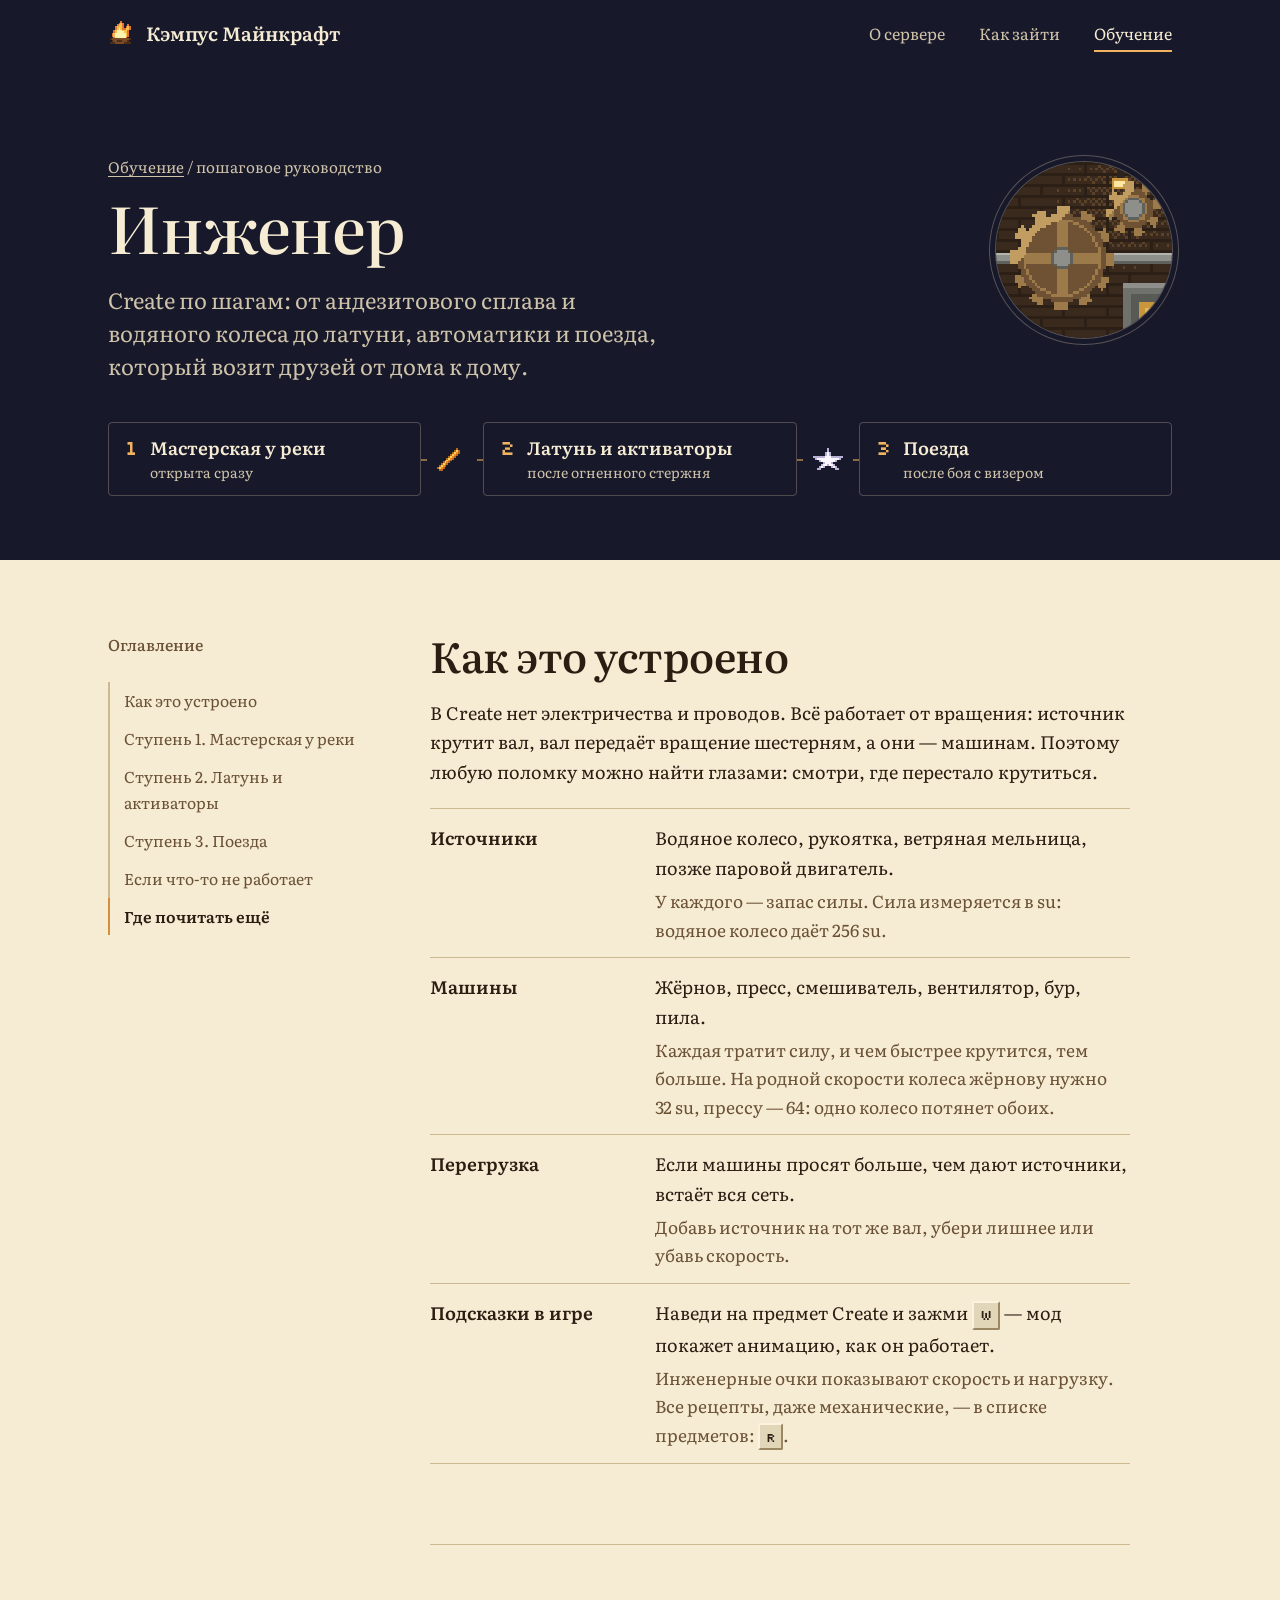
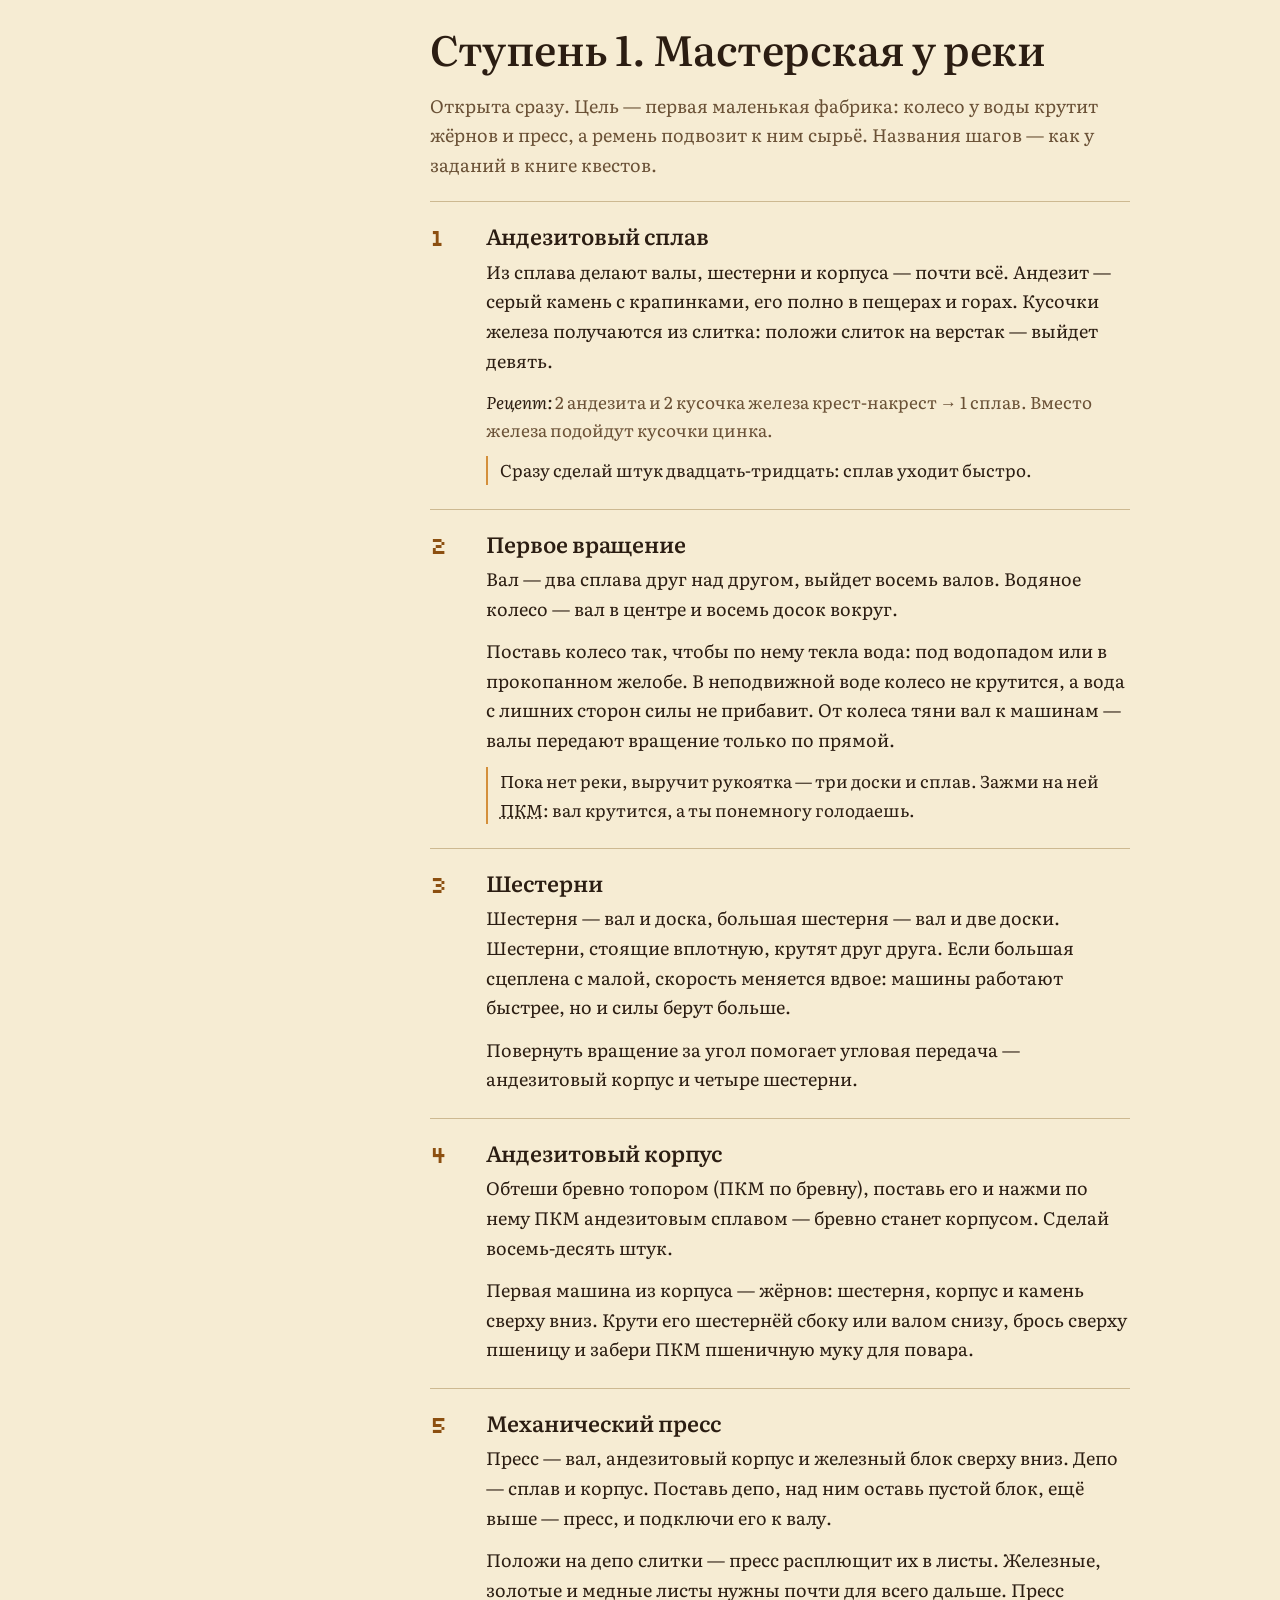
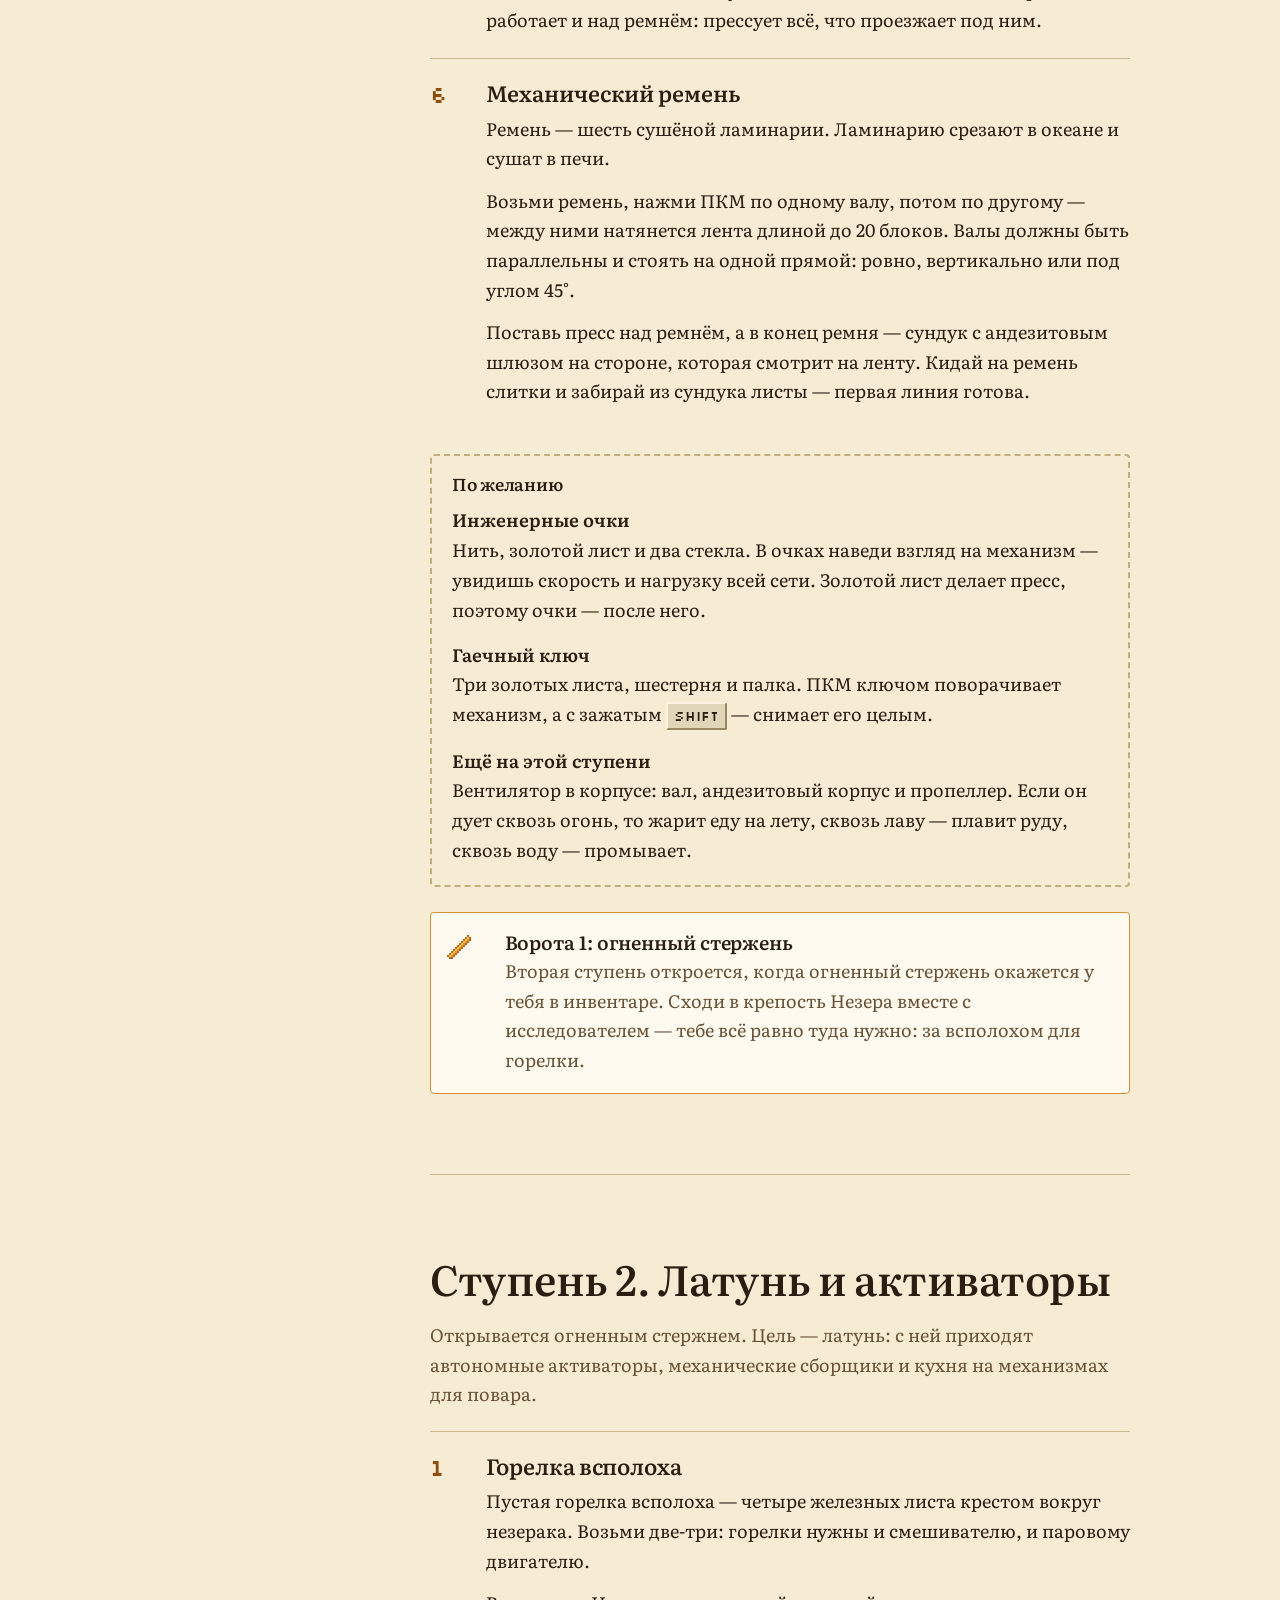
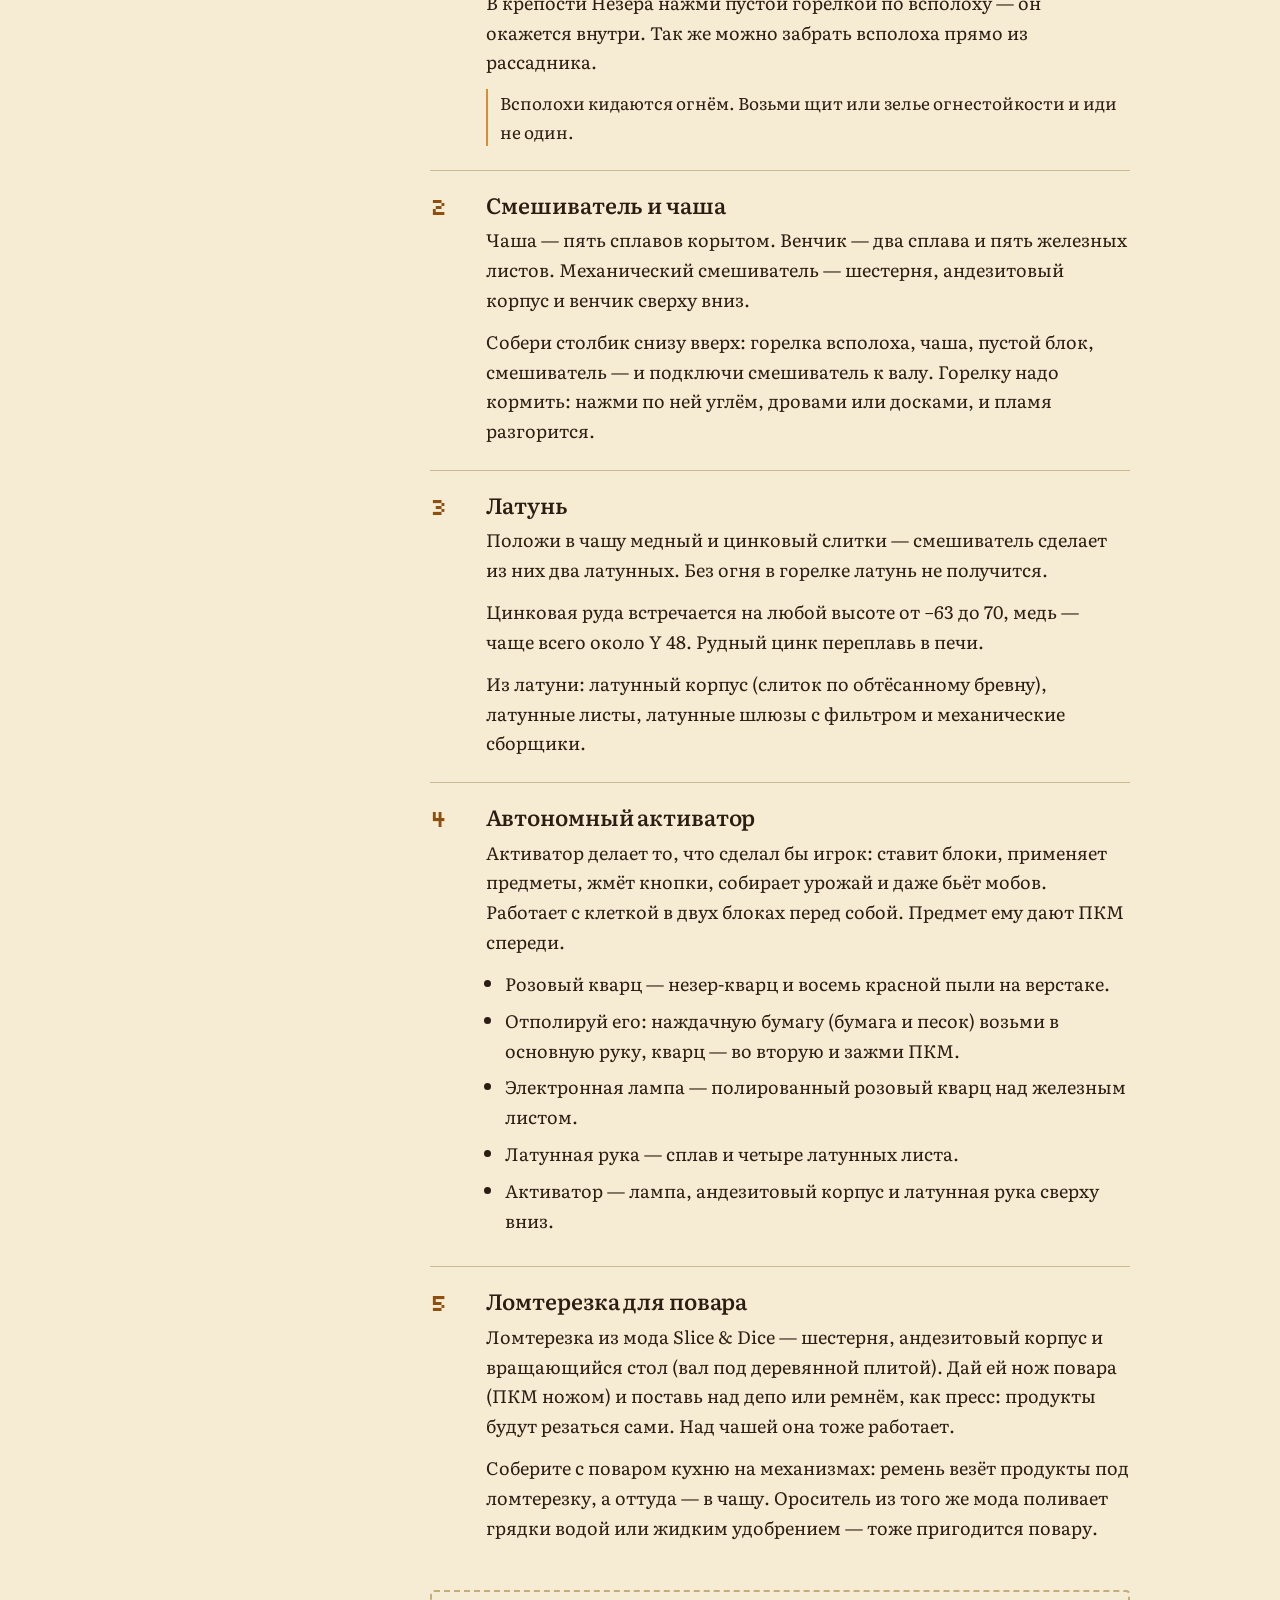
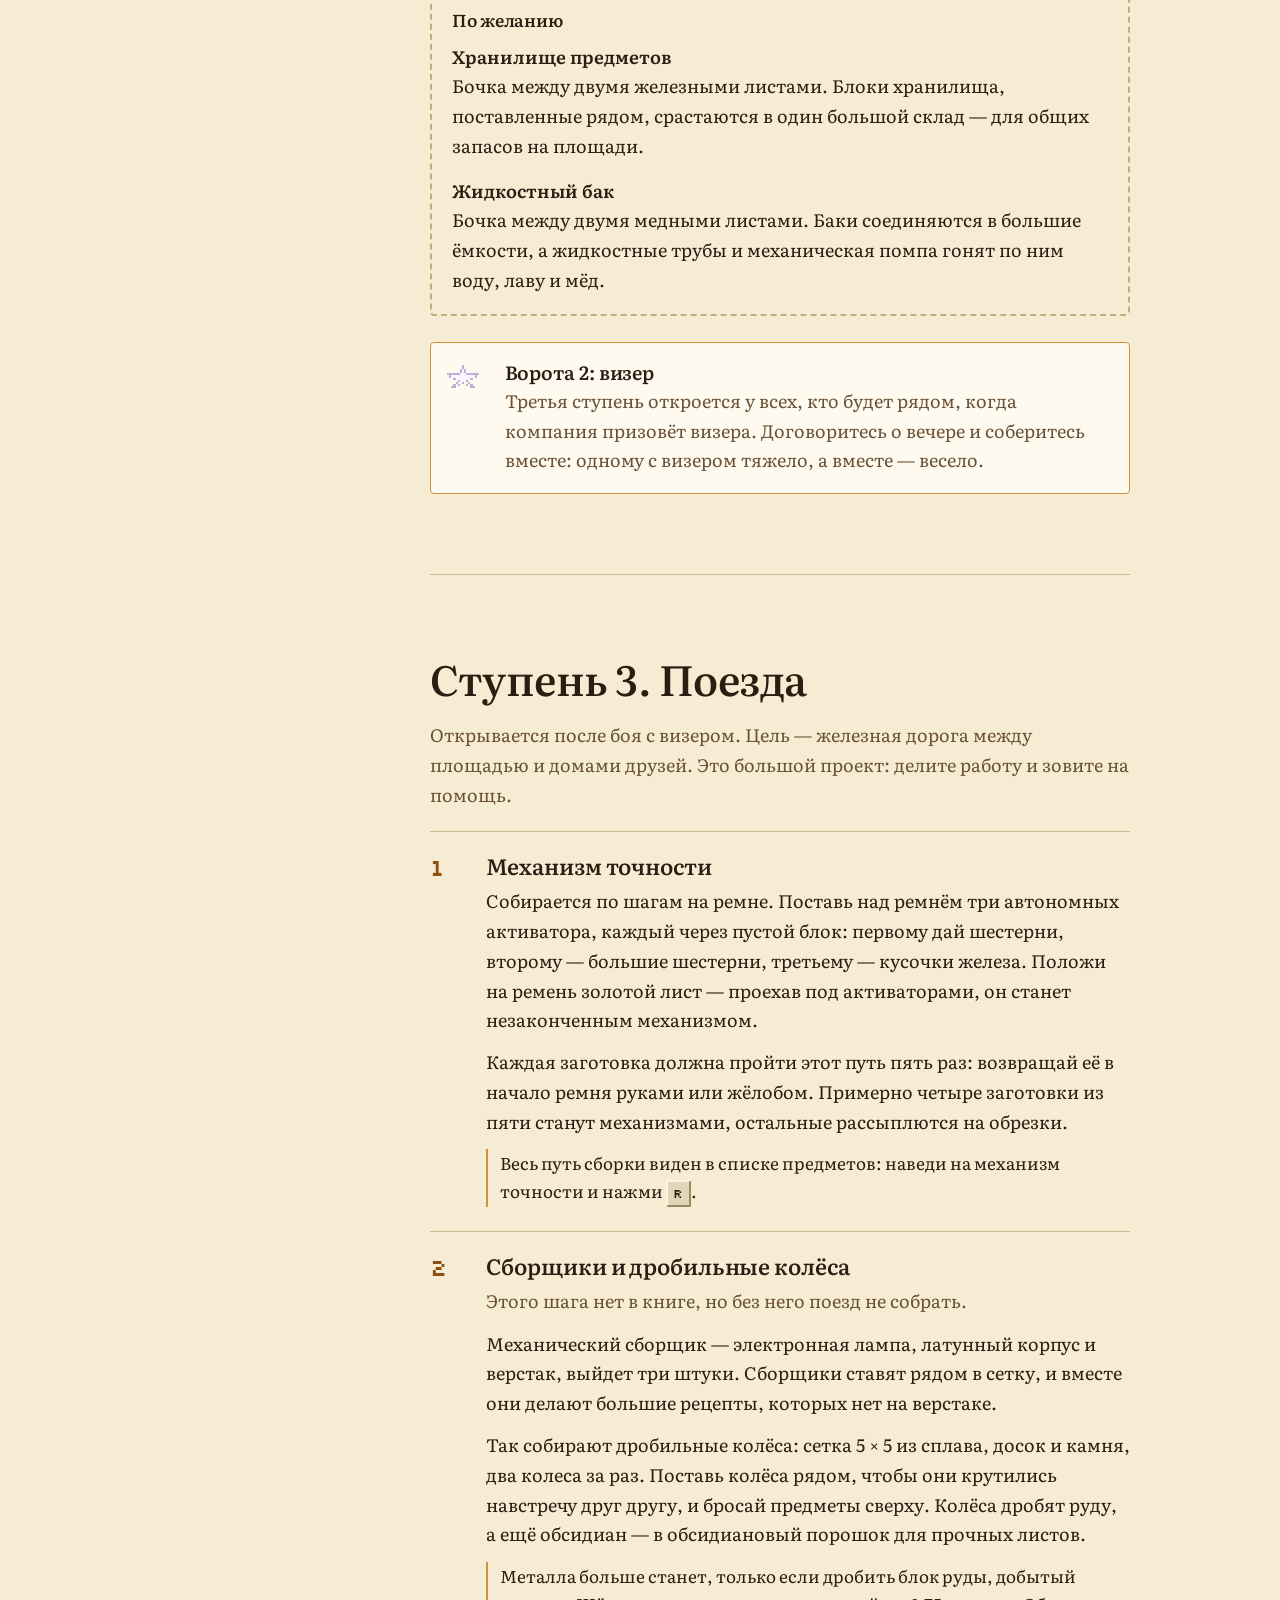
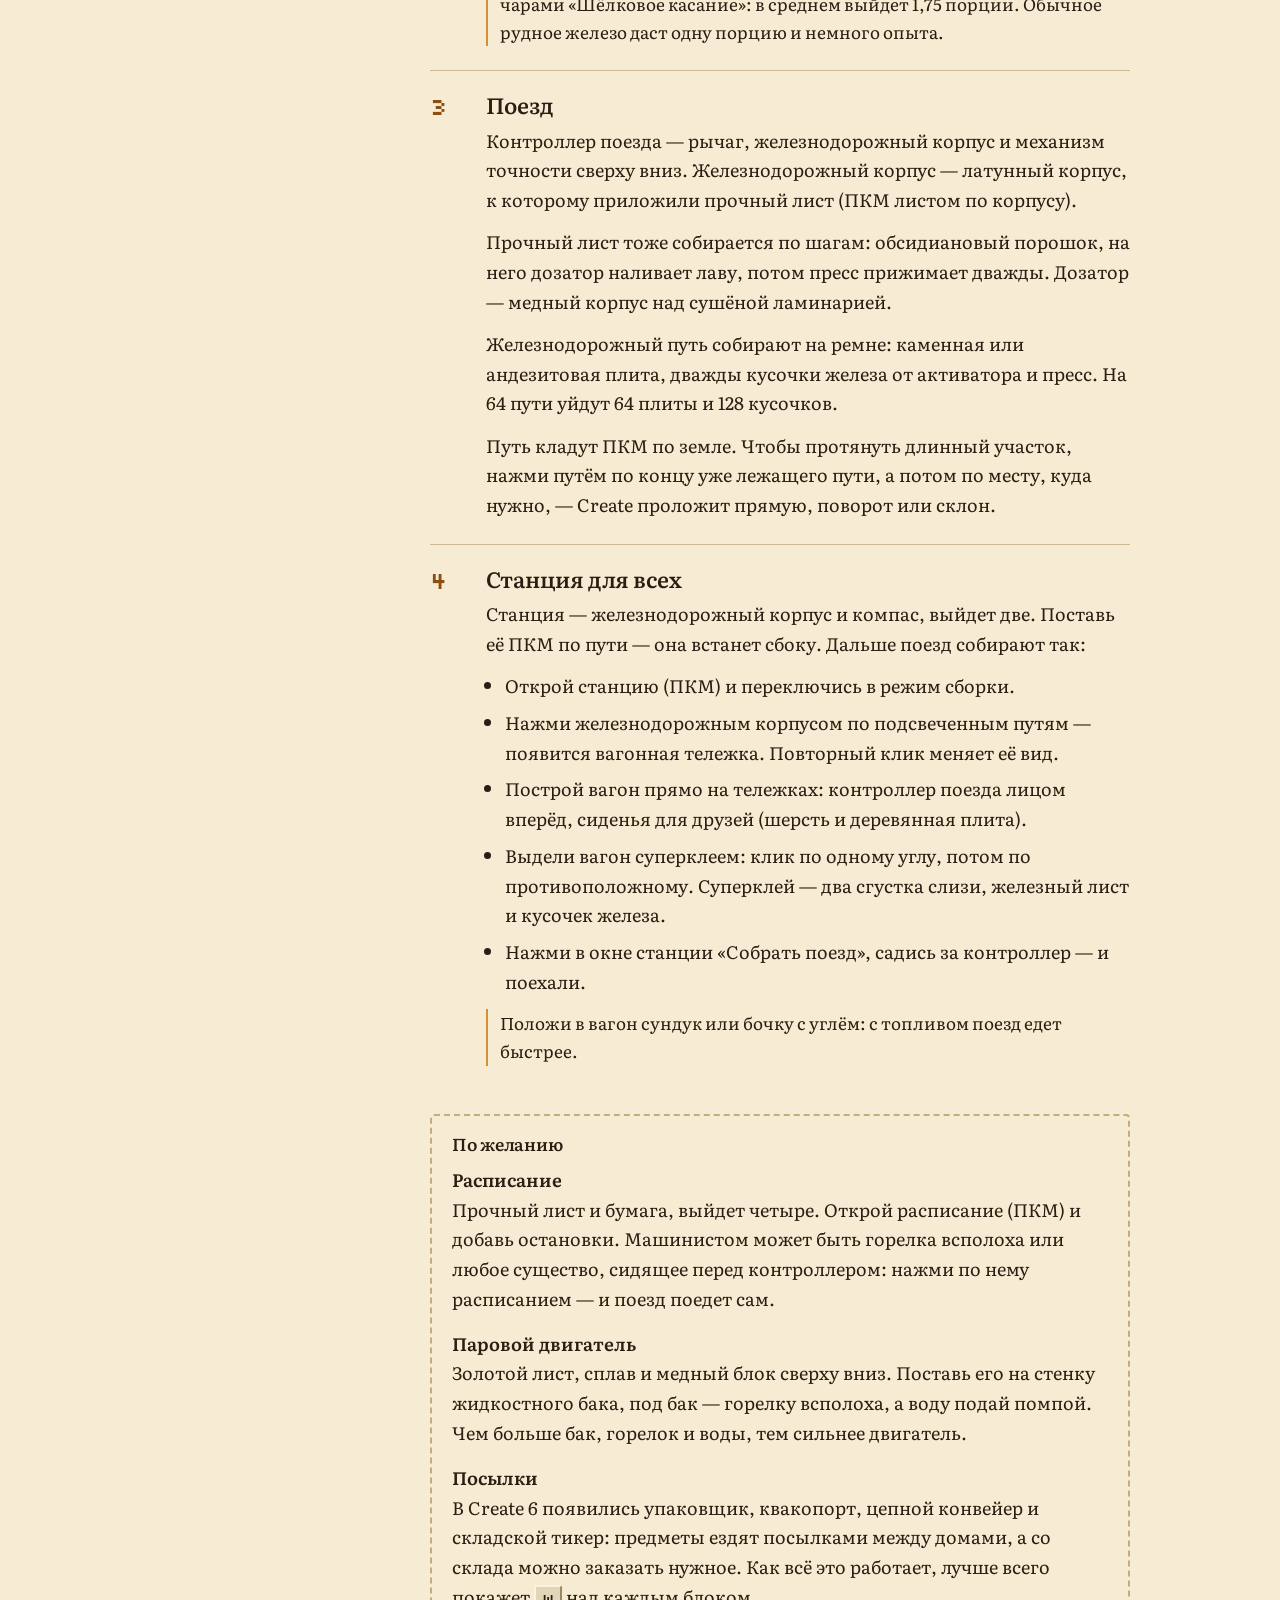
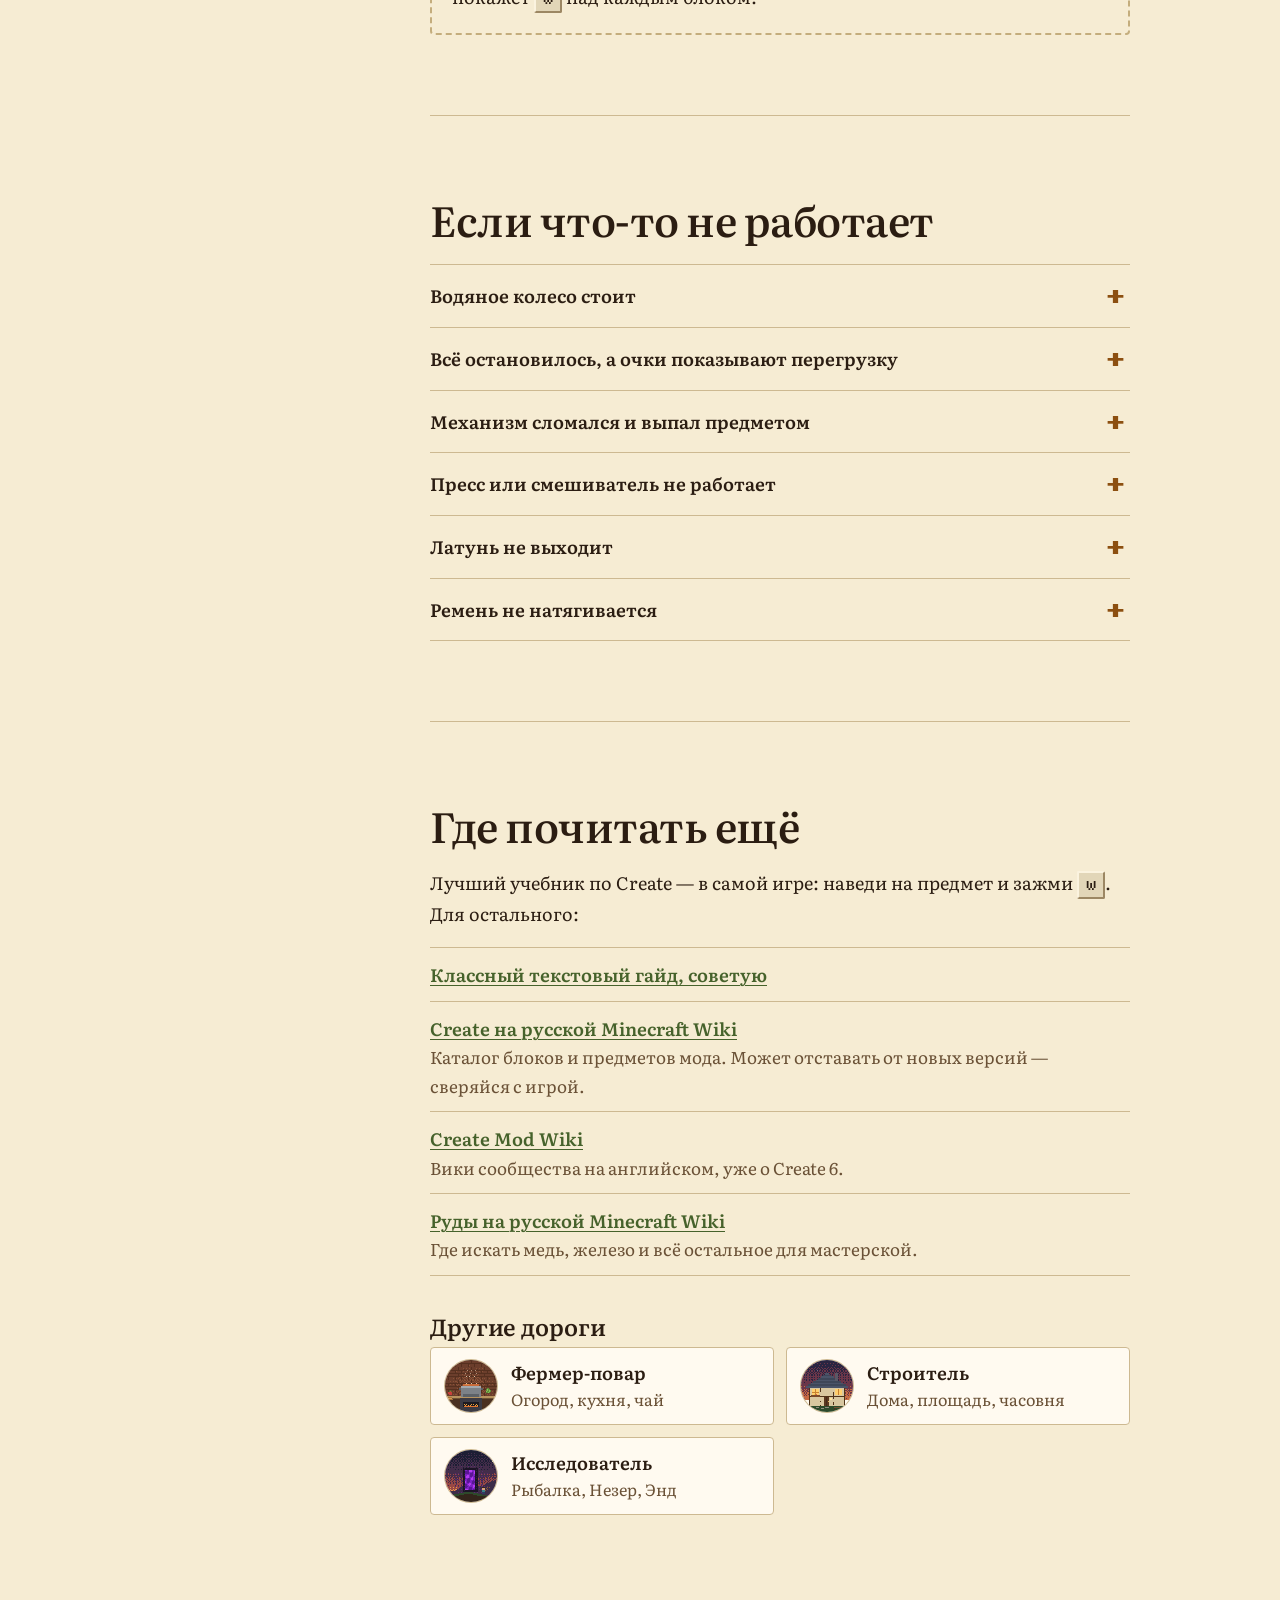
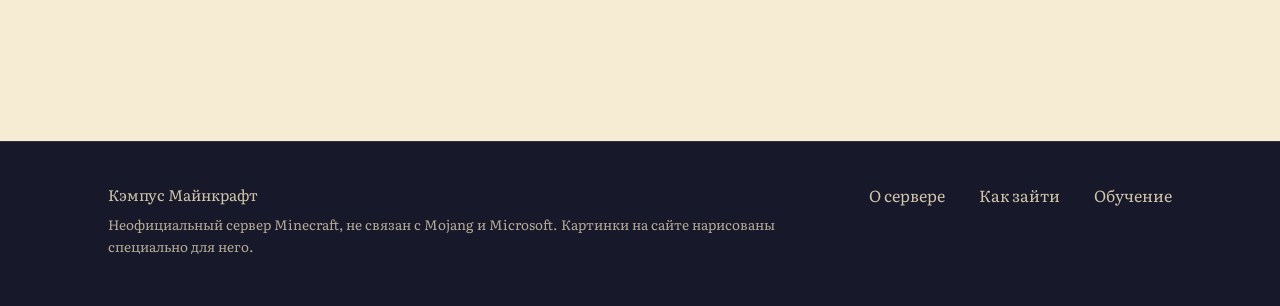
<file: engineer.html>
<!doctype html>
<html lang="ru">
<head>
    <meta charset="utf-8">
    <meta name="viewport" content="width=device-width, initial-scale=1">
    <title>Инженер шаг за шагом — Наш сервер</title>
    <meta name="description"
          content="Create по шагам: андезитовый сплав, водяное колесо, пресс и ремень, горелка всполоха и латунь, автономные активаторы, механизм точности и поезда.">
    <meta property="og:type" content="article">
    <meta property="og:title" content="Инженер шаг за шагом">
    <meta property="og:description" content="Create по шагам: от андезитового сплава до поезда между домами друзей.">
    <meta property="og:image" content="https://campuscraft.duckdns.org/img/og.png">
    <meta name="theme-color" content="#17182a">
    <link rel="icon" type="image/png" href="img/favicon-32.png">
    <link rel="apple-touch-icon" href="img/apple-touch-icon.png">
    <link rel="preload" href="fonts/literata-cyrillic-opsz-normal.woff2" as="font" type="font/woff2" crossorigin>
    <link rel="stylesheet" href="css/style.css">
</head>
<body>
<a class="skip" href="#main">К содержанию</a>

<header class="site-header">
    <div class="site-header__inner">
        <a class="brand" href="index.html"><img class="pixel" src="img/favicon-32.png" alt="" width="28"
                                                height="28"><span data-config="name">Наш сервер</span></a>
        <nav class="nav" aria-label="Разделы сайта">
            <a href="index.html">О сервере</a>
            <a href="join.html">Как зайти</a>
            <a href="guide.html" aria-current="true">Обучение</a>
        </nav>
    </div>
</header>

<main id="main">
    <section class="page-head page-head--road">
        <div class="wrap">
            <img class="page-head__plate pixel" src="img/road-engineer.png" alt="" width="176" height="176">
            <div>
                <p class="crumbs"><a href="guide.html">Обучение</a> / пошаговое руководство</p>
                <h1>Инженер</h1>
                <p class="lede">Create по шагам: от андезитового сплава и водяного колеса до латуни, автоматики и
                    поезда, который возит друзей от дома к дому.</p>
            </div>
            <ol class="route" aria-label="Ступени дороги в книге квестов">
                <li class="route__tier"><a href="#tier1"><span class="route__n">1</span><span class="route__name">Мастерская у реки</span><span
                        class="route__when">открыта сразу</span></a></li>
                <li class="route__gate"><a href="#gate1"><img class="pixel" src="img/gate-rod.png" alt="" width="64"
                                                              height="48"><span>Ворота 1: огненный стержень</span></a>
                </li>
                <li class="route__tier"><a href="#tier2"><span class="route__n">2</span><span class="route__name">Латунь и активаторы</span><span
                        class="route__when">после огненного стержня</span></a></li>
                <li class="route__gate"><a href="#gate2"><img class="pixel" src="img/gate-star.png" alt="" width="60"
                                                              height="44"><span>Ворота 2: визер</span></a></li>
                <li class="route__tier"><a href="#tier3"><span class="route__n">3</span><span
                        class="route__name">Поезда</span><span class="route__when">после боя с визером</span></a></li>
            </ol>
        </div>
    </section>

    <div class="wrap guide-layout">
        <nav aria-label="Оглавление">
            <details class="toc" open>
                <summary>Оглавление</summary>
                <ol>
                    <li><a href="#basics">Как это устроено</a></li>
                    <li><a href="#tier1">Ступень 1. Мастерская у реки</a></li>
                    <li><a href="#tier2">Ступень 2. Латунь и активаторы</a></li>
                    <li><a href="#tier3">Ступень 3. Поезда</a></li>
                    <li><a href="#trouble">Если что-то не работает</a></li>
                    <li><a href="#reading">Где почитать ещё</a></li>
                </ol>
            </details>
        </nav>

        <article>
            <section class="chapter" id="basics" aria-labelledby="basics-title">
                <h2 id="basics-title">Как это устроено</h2>
                <p>В Create нет электричества и проводов. Всё работает от вращения: источник крутит вал, вал передаёт
                    вращение шестерням, а они — машинам. Поэтому любую поломку можно найти глазами: смотри, где
                    перестало крутиться.</p>
                <dl class="mods">
                    <div>
                        <dt>Источники</dt>
                        <dd><p>Водяное колесо, рукоятка, ветряная мельница, позже паровой двигатель.</p>
                            <p>У каждого — запас силы. Сила измеряется в su: водяное колесо даёт 256&nbsp;su.</p></dd>
                    </div>
                    <div>
                        <dt>Машины</dt>
                        <dd><p>Жёрнов, пресс, смешиватель, вентилятор, бур, пила.</p>
                            <p>Каждая тратит силу, и чем быстрее крутится, тем больше. На родной скорости колеса жёрнову
                                нужно 32&nbsp;su, прессу — 64: одно колесо потянет обоих.</p></dd>
                    </div>
                    <div>
                        <dt>Перегрузка</dt>
                        <dd><p>Если машины просят больше, чем дают источники, встаёт вся сеть.</p>
                            <p>Добавь источник на тот же вал, убери лишнее или убавь скорость.</p></dd>
                    </div>
                    <div>
                        <dt>Подсказки в игре</dt>
                        <dd><p>Наведи на предмет Create и зажми <kbd>W</kbd> — мод покажет анимацию, как он работает.
                        </p>
                            <p>Инженерные очки показывают скорость и нагрузку. Все рецепты, даже механические, — в
                                списке предметов: <kbd>R</kbd>.</p></dd>
                    </div>
                </dl>
            </section>

            <section class="chapter" id="tier1" aria-labelledby="tier1-title">
                <h2 id="tier1-title">Ступень 1. Мастерская у реки</h2>
                <p class="soft">Открыта сразу. Цель — первая маленькая фабрика: колесо у воды крутит жёрнов и пресс, а
                    ремень подвозит к ним сырьё. Названия шагов — как у заданий в книге квестов.</p>
                <ol class="quest">
                    <li>
                        <div>
                            <h3>Андезитовый сплав</h3>
                            <p>Из сплава делают валы, шестерни и корпуса — почти всё. Андезит — серый камень с
                                крапинками, его полно в пещерах и горах. Кусочки железа получаются из слитка: положи
                                слиток на верстак — выйдет девять.</p>
                            <p class="recipe"><i>Рецепт:</i> 2 андезита и 2 кусочка железа крест-накрест → 1 сплав.
                                Вместо железа подойдут кусочки цинка.</p>
                            <p class="tip">Сразу сделай штук двадцать-тридцать: сплав уходит быстро.</p>
                        </div>
                    </li>
                    <li>
                        <div>
                            <h3>Первое вращение</h3>
                            <p>Вал — два сплава друг над другом, выйдет восемь валов. Водяное колесо — вал в центре и
                                восемь досок вокруг.</p>
                            <p>Поставь колесо так, чтобы по нему текла вода: под водопадом или в прокопанном желобе. В
                                неподвижной воде колесо не крутится, а вода с лишних сторон силы не прибавит. От колеса
                                тяни вал к машинам — валы передают вращение только по прямой.</p>
                            <p class="tip">Пока нет реки, выручит рукоятка — три доски и сплав. Зажми на ней <abbr
                                    title="правая кнопка мыши">ПКМ</abbr>: вал крутится, а ты понемногу голодаешь.</p>
                        </div>
                    </li>
                    <li>
                        <div>
                            <h3>Шестерни</h3>
                            <p>Шестерня — вал и доска, большая шестерня — вал и две доски. Шестерни, стоящие вплотную,
                                крутят друг друга. Если большая сцеплена с малой, скорость меняется вдвое: машины
                                работают быстрее, но и силы берут больше.</p>
                            <p>Повернуть вращение за угол помогает угловая передача — андезитовый корпус и четыре
                                шестерни.</p>
                        </div>
                    </li>
                    <li>
                        <div>
                            <h3>Андезитовый корпус</h3>
                            <p>Обтеши бревно топором (ПКМ по бревну), поставь его и нажми по нему ПКМ андезитовым
                                сплавом — бревно станет корпусом. Сделай восемь-десять штук.</p>
                            <p>Первая машина из корпуса — жёрнов: шестерня, корпус и камень сверху вниз. Крути его
                                шестернёй сбоку или валом снизу, брось сверху пшеницу и забери ПКМ пшеничную муку для
                                повара.</p>
                        </div>
                    </li>
                    <li>
                        <div>
                            <h3>Механический пресс</h3>
                            <p>Пресс — вал, андезитовый корпус и железный блок сверху вниз. Депо — сплав и корпус.
                                Поставь депо, над ним оставь пустой блок, ещё выше — пресс, и подключи его к валу.</p>
                            <p>Положи на депо слитки — пресс расплющит их в листы. Железные, золотые и медные листы
                                нужны почти для всего дальше. Пресс работает и над ремнём: прессует всё, что проезжает
                                под ним.</p>
                        </div>
                    </li>
                    <li>
                        <div>
                            <h3>Механический ремень</h3>
                            <p>Ремень — шесть сушёной ламинарии. Ламинарию срезают в океане и сушат в печи.</p>
                            <p>Возьми ремень, нажми ПКМ по одному валу, потом по другому — между ними натянется лента
                                длиной до 20 блоков. Валы должны быть параллельны и стоять на одной прямой: ровно,
                                вертикально или под углом 45°.</p>
                            <p>Поставь пресс над ремнём, а в конец ремня — сундук с андезитовым шлюзом на стороне,
                                которая смотрит на ленту. Кидай на ремень слитки и забирай из сундука листы — первая
                                линия готова.</p>
                        </div>
                    </li>
                </ol>
                <div class="side">
                    <h3>По желанию</h3>
                    <dl>
                        <dt>Инженерные очки</dt>
                        <dd>Нить, золотой лист и два стекла. В очках наведи взгляд на механизм — увидишь скорость и
                            нагрузку всей сети. Золотой лист делает пресс, поэтому очки — после него.
                        </dd>
                        <dt>Гаечный ключ</dt>
                        <dd>Три золотых листа, шестерня и палка. ПКМ ключом поворачивает механизм, а с зажатым <kbd>Shift</kbd>
                            — снимает его целым.
                        </dd>
                        <dt>Ещё на этой ступени</dt>
                        <dd>Вентилятор в корпусе: вал, андезитовый корпус и пропеллер. Если он дует сквозь огонь, то
                            жарит еду на лету, сквозь лаву — плавит руду, сквозь воду — промывает.
                        </dd>
                    </dl>
                </div>
                <div class="gate" id="gate1">
                    <img class="pixel" src="img/gate-rod.png" alt="" width="64" height="48">
                    <div>
                        <h3>Ворота 1: огненный стержень</h3>
                        <p>Вторая ступень откроется, когда огненный стержень окажется у тебя в инвентаре. Сходи в
                            крепость Незера вместе с исследователем — тебе всё равно туда нужно: за всполохом для
                            горелки.</p>
                    </div>
                </div>
            </section>

            <section class="chapter" id="tier2" aria-labelledby="tier2-title">
                <h2 id="tier2-title">Ступень 2. Латунь и активаторы</h2>
                <p class="soft">Открывается огненным стержнем. Цель — латунь: с ней приходят автономные активаторы,
                    механические сборщики и кухня на механизмах для повара.</p>
                <ol class="quest">
                    <li>
                        <div>
                            <h3>Горелка всполоха</h3>
                            <p>Пустая горелка всполоха — четыре железных листа крестом вокруг незерака. Возьми две-три:
                                горелки нужны и смешивателю, и паровому двигателю.</p>
                            <p>В крепости Незера нажми пустой горелкой по всполоху — он окажется внутри. Так же можно
                                забрать всполоха прямо из рассадника.</p>
                            <p class="tip">Всполохи кидаются огнём. Возьми щит или зелье огнестойкости и иди не
                                один.</p>
                        </div>
                    </li>
                    <li>
                        <div>
                            <h3>Смешиватель и чаша</h3>
                            <p>Чаша — пять сплавов корытом. Венчик — два сплава и пять железных листов. Механический
                                смешиватель — шестерня, андезитовый корпус и венчик сверху вниз.</p>
                            <p>Собери столбик снизу вверх: горелка всполоха, чаша, пустой блок, смешиватель — и подключи
                                смешиватель к валу. Горелку надо кормить: нажми по ней углём, дровами или досками, и
                                пламя разгорится.</p>
                        </div>
                    </li>
                    <li>
                        <div>
                            <h3>Латунь</h3>
                            <p>Положи в чашу медный и цинковый слитки — смешиватель сделает из них два латунных. Без
                                огня в горелке латунь не получится.</p>
                            <p>Цинковая руда встречается на любой высоте от −63 до 70, медь — чаще всего около Y&nbsp;48.
                                Рудный цинк переплавь в печи.</p>
                            <p>Из латуни: латунный корпус (слиток по обтёсанному бревну), латунные листы, латунные шлюзы
                                с фильтром и механические сборщики.</p>
                        </div>
                    </li>
                    <li>
                        <div>
                            <h3>Автономный активатор</h3>
                            <p>Активатор делает то, что сделал бы игрок: ставит блоки, применяет предметы, жмёт кнопки,
                                собирает урожай и даже бьёт мобов. Работает с клеткой в двух блоках перед собой. Предмет
                                ему дают ПКМ спереди.</p>
                            <ul>
                                <li>Розовый кварц — незер-кварц и восемь красной пыли на верстаке.</li>
                                <li>Отполируй его: наждачную бумагу (бумага и песок) возьми в основную руку, кварц — во
                                    вторую и зажми ПКМ.
                                </li>
                                <li>Электронная лампа — полированный розовый кварц над железным листом.</li>
                                <li>Латунная рука — сплав и четыре латунных листа.</li>
                                <li>Активатор — лампа, андезитовый корпус и латунная рука сверху вниз.</li>
                            </ul>
                        </div>
                    </li>
                    <li>
                        <div>
                            <h3>Ломтерезка для повара</h3>
                            <p>Ломтерезка из мода Slice &amp; Dice — шестерня, андезитовый корпус и вращающийся стол
                                (вал под деревянной плитой). Дай ей нож повара (ПКМ ножом) и поставь над депо или
                                ремнём, как пресс: продукты будут резаться сами. Над чашей она тоже работает.</p>
                            <p>Соберите с поваром кухню на механизмах: ремень везёт продукты под ломтерезку, а оттуда —
                                в чашу. Ороситель из того же мода поливает грядки водой или жидким удобрением — тоже
                                пригодится повару.</p>
                        </div>
                    </li>
                </ol>
                <div class="side">
                    <h3>По желанию</h3>
                    <dl>
                        <dt>Хранилище предметов</dt>
                        <dd>Бочка между двумя железными листами. Блоки хранилища, поставленные рядом, срастаются в один
                            большой склад — для общих запасов на площади.
                        </dd>
                        <dt>Жидкостный бак</dt>
                        <dd>Бочка между двумя медными листами. Баки соединяются в большие ёмкости, а жидкостные трубы и
                            механическая помпа гонят по ним воду, лаву и мёд.
                        </dd>
                    </dl>
                </div>
                <div class="gate" id="gate2">
                    <img class="pixel" src="img/gate-star.png" alt="" width="60" height="44">
                    <div>
                        <h3>Ворота 2: визер</h3>
                        <p>Третья ступень откроется у всех, кто будет рядом, когда компания призовёт визера.
                            Договоритесь о вечере и соберитесь вместе: одному с визером тяжело, а вместе — весело.</p>
                    </div>
                </div>
            </section>

            <section class="chapter" id="tier3" aria-labelledby="tier3-title">
                <h2 id="tier3-title">Ступень 3. Поезда</h2>
                <p class="soft">Открывается после боя с визером. Цель — железная дорога между площадью и домами друзей.
                    Это большой проект: делите работу и зовите на помощь.</p>
                <ol class="quest">
                    <li>
                        <div>
                            <h3>Механизм точности</h3>
                            <p>Собирается по шагам на ремне. Поставь над ремнём три автономных активатора, каждый через
                                пустой блок: первому дай шестерни, второму — большие шестерни, третьему — кусочки
                                железа. Положи на ремень золотой лист — проехав под активаторами, он станет
                                незаконченным механизмом.</p>
                            <p>Каждая заготовка должна пройти этот путь пять раз: возвращай её в начало ремня руками или
                                жёлобом. Примерно четыре заготовки из пяти станут механизмами, остальные рассыплются на
                                обрезки.</p>
                            <p class="tip">Весь путь сборки виден в списке предметов: наведи на механизм точности и
                                нажми <kbd>R</kbd>.</p>
                        </div>
                    </li>
                    <li>
                        <div>
                            <h3>Сборщики и дробильные колёса</h3>
                            <p class="soft">Этого шага нет в книге, но без него поезд не собрать.</p>
                            <p>Механический сборщик — электронная лампа, латунный корпус и верстак, выйдет три штуки.
                                Сборщики ставят рядом в сетку, и вместе они делают большие рецепты, которых нет на
                                верстаке.</p>
                            <p>Так собирают дробильные колёса: сетка 5 × 5 из сплава, досок и камня, два колеса за раз.
                                Поставь колёса рядом, чтобы они крутились навстречу друг другу, и бросай предметы
                                сверху. Колёса дробят руду, а ещё обсидиан — в обсидиановый порошок для прочных
                                листов.</p>
                            <p class="tip">Металла больше станет, только если дробить блок руды, добытый чарами
                                «Шёлковое касание»: в среднем выйдет 1,75 порции. Обычное рудное железо даст одну порцию
                                и немного опыта.</p>
                        </div>
                    </li>
                    <li>
                        <div>
                            <h3>Поезд</h3>
                            <p>Контроллер поезда — рычаг, железнодорожный корпус и механизм точности сверху вниз.
                                Железнодорожный корпус — латунный корпус, к которому приложили прочный лист (ПКМ листом
                                по корпусу).</p>
                            <p>Прочный лист тоже собирается по шагам: обсидиановый порошок, на него дозатор наливает
                                лаву, потом пресс прижимает дважды. Дозатор — медный корпус над сушёной ламинарией.</p>
                            <p>Железнодорожный путь собирают на ремне: каменная или андезитовая плита, дважды кусочки
                                железа от активатора и пресс. На 64 пути уйдут 64 плиты и 128 кусочков.</p>
                            <p>Путь кладут ПКМ по земле. Чтобы протянуть длинный участок, нажми путём по концу уже
                                лежащего пути, а потом по месту, куда нужно, — Create проложит прямую, поворот или
                                склон.</p>
                        </div>
                    </li>
                    <li>
                        <div>
                            <h3>Станция для всех</h3>
                            <p>Станция — железнодорожный корпус и компас, выйдет две. Поставь её ПКМ по пути — она
                                встанет сбоку. Дальше поезд собирают так:</p>
                            <ul>
                                <li>Открой станцию (ПКМ) и переключись в режим сборки.</li>
                                <li>Нажми железнодорожным корпусом по подсвеченным путям — появится вагонная тележка.
                                    Повторный клик меняет её вид.
                                </li>
                                <li>Построй вагон прямо на тележках: контроллер поезда лицом вперёд, сиденья для друзей
                                    (шерсть и деревянная плита).
                                </li>
                                <li>Выдели вагон суперклеем: клик по одному углу, потом по противоположному. Суперклей —
                                    два сгустка слизи, железный лист и кусочек железа.
                                </li>
                                <li>Нажми в окне станции «Собрать поезд», садись за контроллер — и поехали.</li>
                            </ul>
                            <p class="tip">Положи в вагон сундук или бочку с углём: с топливом поезд едет быстрее.</p>
                        </div>
                    </li>
                </ol>
                <div class="side">
                    <h3>По желанию</h3>
                    <dl>
                        <dt>Расписание</dt>
                        <dd>Прочный лист и бумага, выйдет четыре. Открой расписание (ПКМ) и добавь остановки. Машинистом
                            может быть горелка всполоха или любое существо, сидящее перед контроллером: нажми по нему
                            расписанием — и поезд поедет сам.
                        </dd>
                        <dt>Паровой двигатель</dt>
                        <dd>Золотой лист, сплав и медный блок сверху вниз. Поставь его на стенку жидкостного бака, под
                            бак — горелку всполоха, а воду подай помпой. Чем больше бак, горелок и воды, тем сильнее
                            двигатель.
                        </dd>
                        <dt>Посылки</dt>
                        <dd>В Create 6 появились упаковщик, квакопорт, цепной конвейер и складской тикер: предметы ездят
                            посылками между домами, а со склада можно заказать нужное. Как всё это работает, лучше всего
                            покажет <kbd>W</kbd> над каждым блоком.
                        </dd>
                    </dl>
                </div>
            </section>

            <section class="chapter" id="trouble" aria-labelledby="trouble-title">
                <h2 id="trouble-title">Если что-то не работает</h2>
                <div class="faq faq--inline">
                    <details>
                        <summary>Водяное колесо стоит</summary>
                        <div><p>Вода должна течь сквозь лопасти. Под водопадом или в желобе с течением колесо крутится,
                            в стоячем пруду — нет.</p></div>
                    </details>
                    <details>
                        <summary>Всё остановилось, а очки показывают перегрузку</summary>
                        <div><p>Машины просят больше силы, чем дают источники. Поставь ещё одно колесо на тот же вал,
                            убери лишние машины или убавь скорость шестернями.</p></div>
                    </details>
                    <details>
                        <summary>Механизм сломался и выпал предметом</summary>
                        <div><p>Его пытались крутить с разной скоростью или в разные стороны — так бывает, когда к одной
                            сети подключают второй источник. Проверь направление очками и подключай источники так, чтобы
                            оно совпадало.</p></div>
                    </details>
                    <details>
                        <summary>Пресс или смешиватель не работает</summary>
                        <div><p>Между прессом и депо (смешивателем и чашей) должен быть ровно один пустой блок. Проверь,
                            что вал крутится, и посмотри рецепт: может, ему нужен нагрев.</p></div>
                    </details>
                    <details>
                        <summary>Латунь не выходит</summary>
                        <div><p>Горелку нужно покормить: уголь, дрова или доски кладутся ПКМ. Пока в горелке нет огня,
                            смешиватель латунь не сделает.</p></div>
                    </details>
                    <details>
                        <summary>Ремень не натягивается</summary>
                        <div><p>Валы должны быть параллельны, стоять на одной прямой и не дальше 20 блоков друг от
                            друга. Ошибочный выбор отменяется ПКМ с зажатым <kbd>Shift</kbd>.</p></div>
                    </details>
                </div>
            </section>

            <section class="chapter" id="reading" aria-labelledby="reading-title">
                <h2 id="reading-title">Где почитать ещё</h2>
                <p>Лучший учебник по Create — в самой игре: наведи на предмет и зажми <kbd>W</kbd>. Для остального:</p>
                <ul class="reading">
                    <li><a href="https://unimice.ru/guides/create-guide?ysclid=mpp8rqyf3q389305649">Классный
                        текстовый гайд, советую</a></li>
                    <li><a href="https://ru.minecraft.wiki/w/Create">Create на русской Minecraft Wiki</a><span>Каталог блоков и предметов мода. Может отставать от новых версий — сверяйся с игрой.</span>
                    </li>
                    <li><a href="https://create.fandom.com/wiki/Create_Mod_Wiki">Create Mod Wiki</a><span>Вики сообщества на английском, уже о Create 6.</span>
                    </li>
                    <li><a href="https://ru.minecraft.wiki/w/%D0%A0%D1%83%D0%B4%D1%8B">Руды на русской Minecraft
                        Wiki</a><span>Где искать медь, железо и всё остальное для мастерской.</span></li>
                </ul>
                <h3>Другие дороги</h3>
                <ul class="guides">
                    <li><a href="cook.html"><img class="pixel" src="img/road-cook.png" alt="" width="52" height="52"><b>Фермер-повар</b><span>Огород, кухня, чай</span></a>
                    </li>
                    <li><a href="builder.html"><img class="pixel" src="img/road-builder.png" alt="" width="52"
                                                    height="52"><b>Строитель</b><span>Дома, площадь, часовня</span></a>
                    </li>
                    <li><a href="explorer.html"><img class="pixel" src="img/road-explorer.png" alt="" width="52"
                                                     height="52"><b>Исследователь</b><span>Рыбалка, Незер, Энд</span></a>
                    </li>
                </ul>
            </section>
        </article>
    </div>
</main>

<footer class="site-footer">
    <div class="wrap site-footer__inner">
        <div>
            <span data-config="name">Наш сервер</span>
            <small>Неофициальный сервер Minecraft, не связан с Mojang и Microsoft. Картинки на сайте нарисованы
                специально для него.</small>
        </div>
        <nav class="nav" aria-label="Разделы сайта в подвале">
            <a href="index.html">О сервере</a>
            <a href="join.html">Как зайти</a>
            <a href="guide.html">Обучение</a>
        </nav>
    </div>
</footer>

<script src="js/config.js"></script>
<script src="js/site.js"></script>
</body>
</html>
</file>
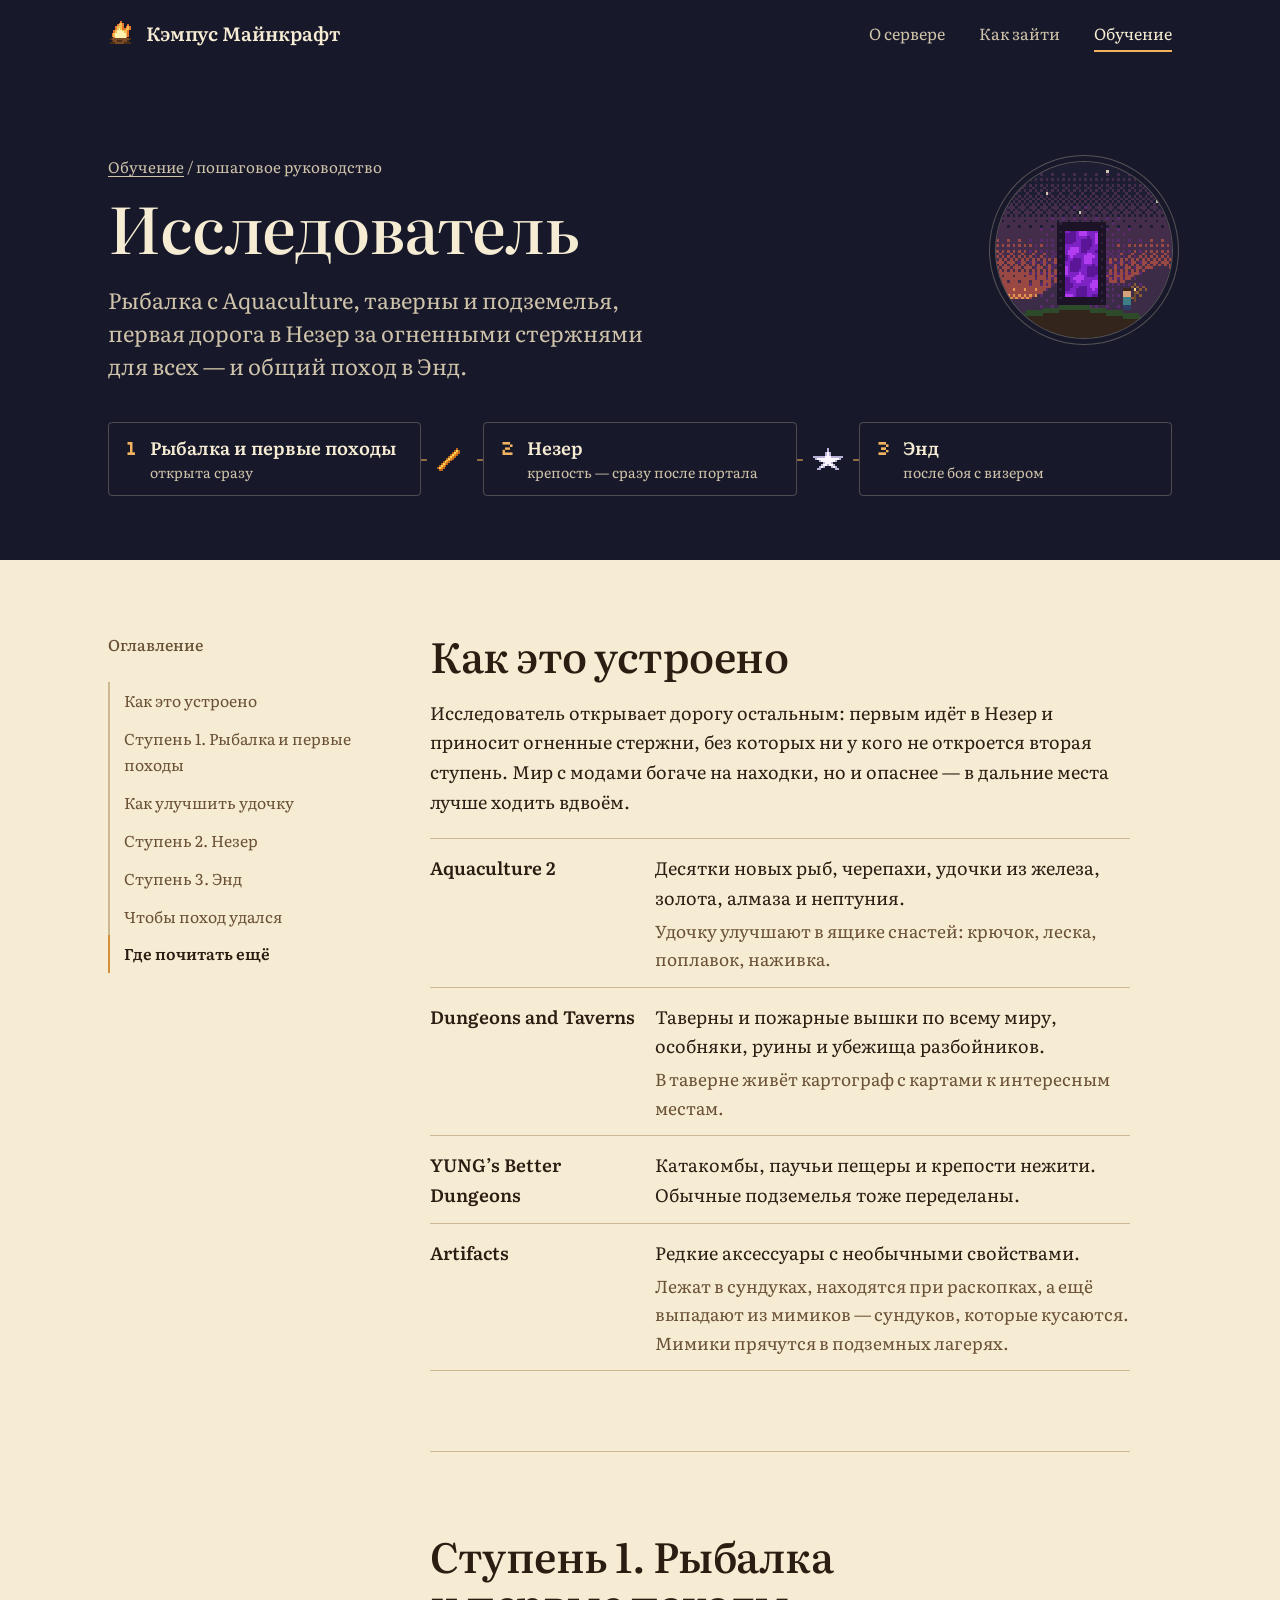
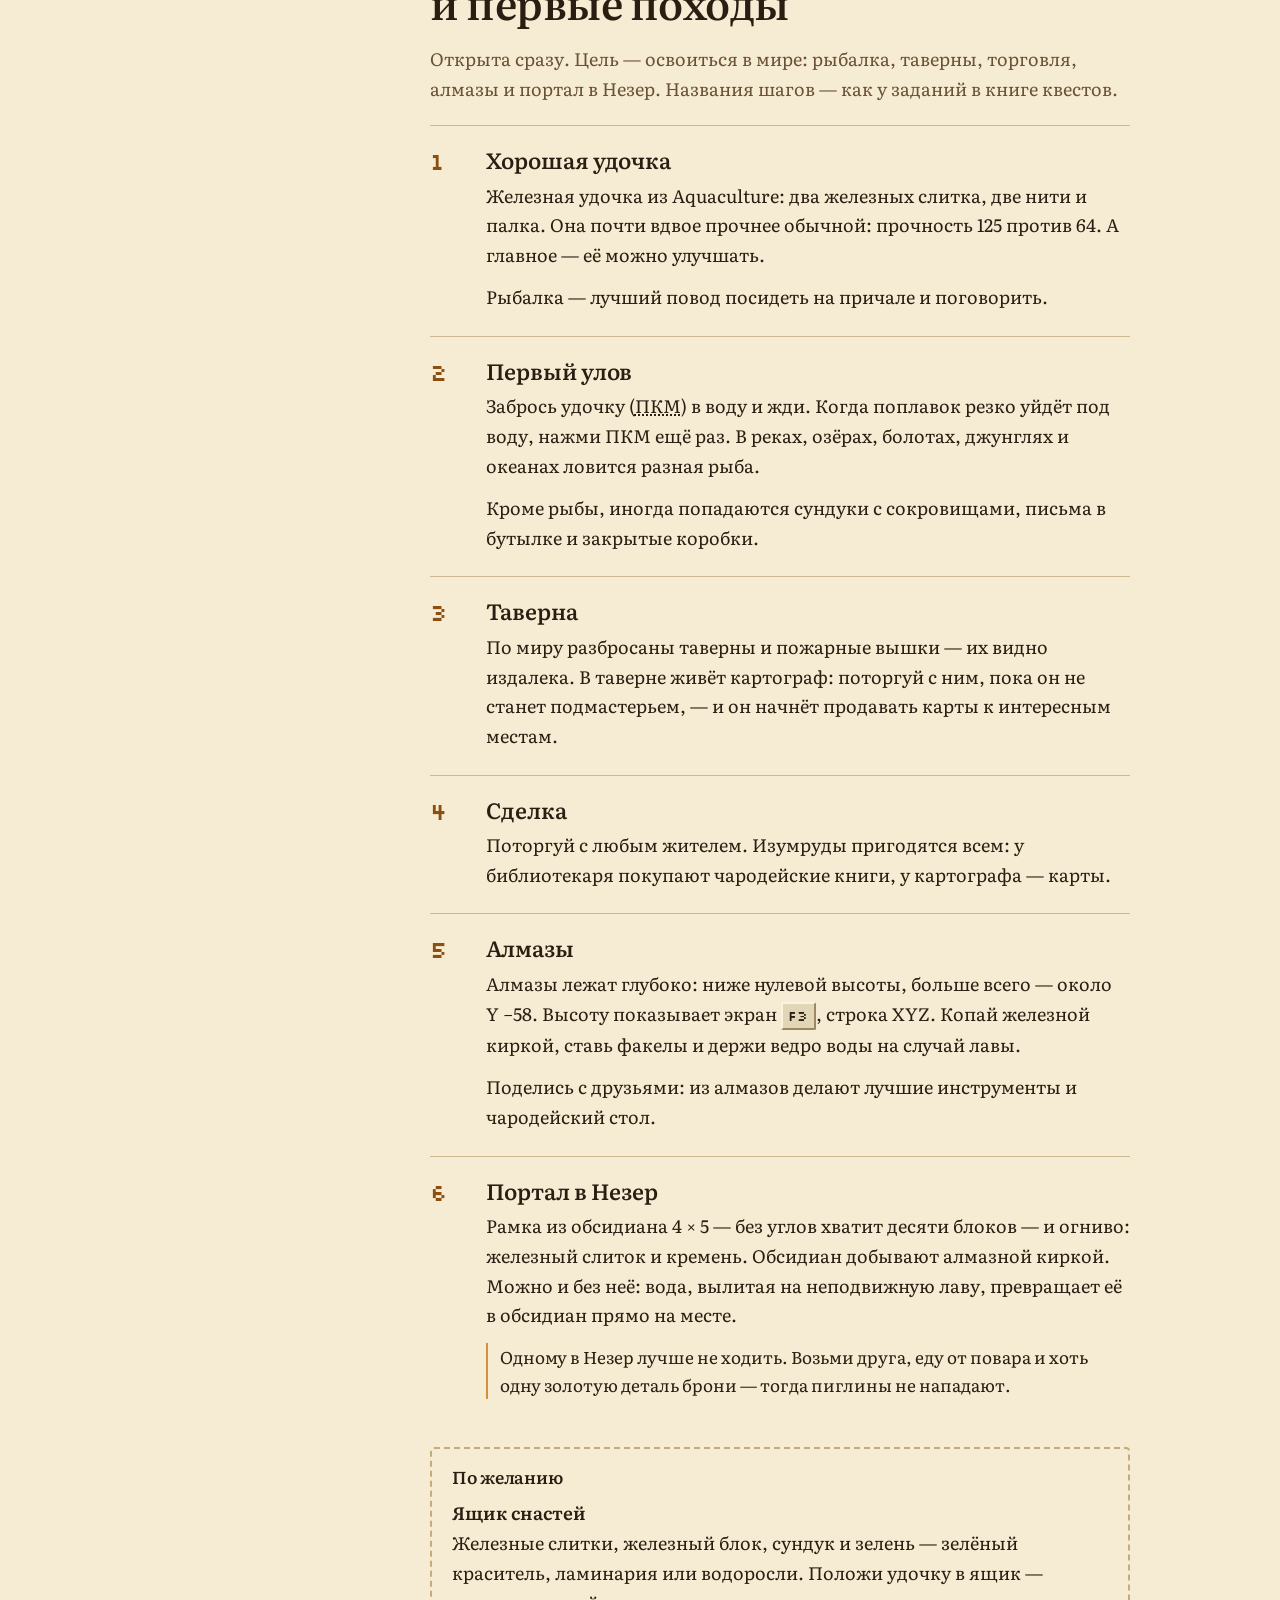
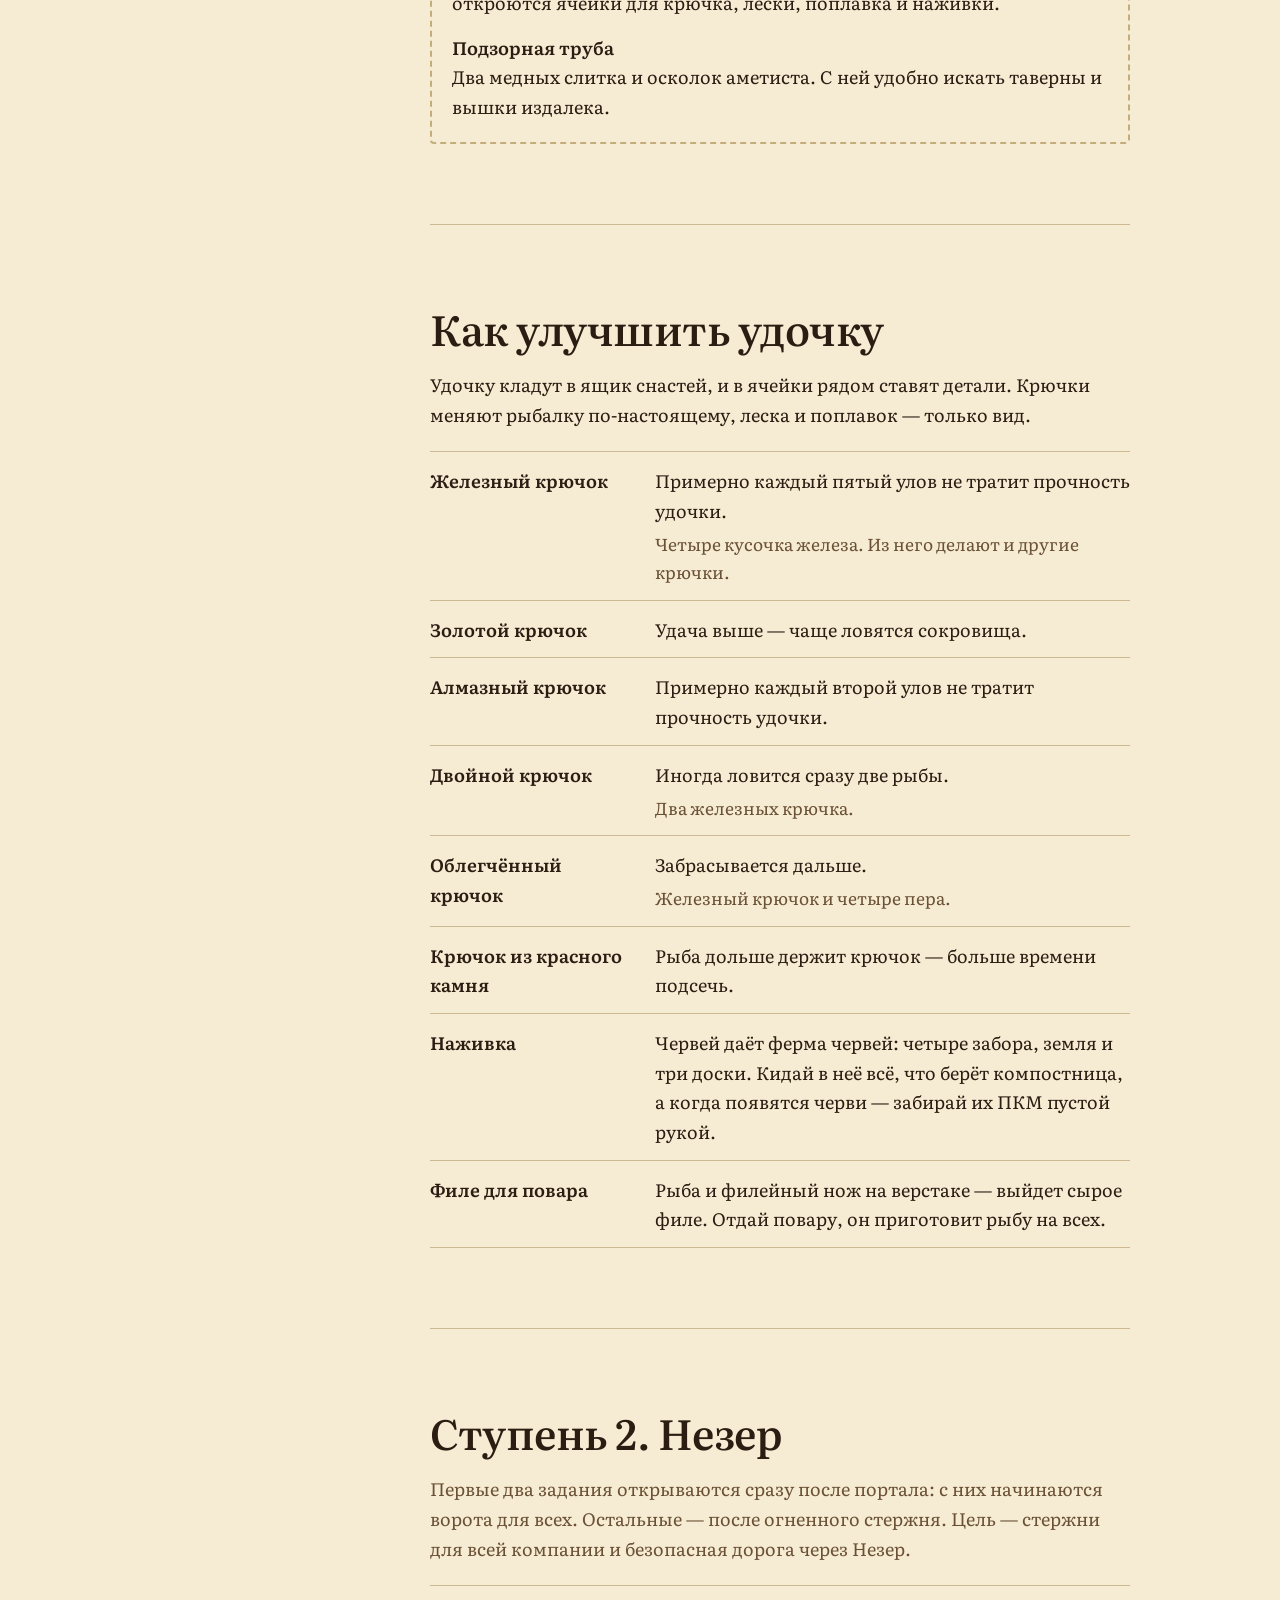
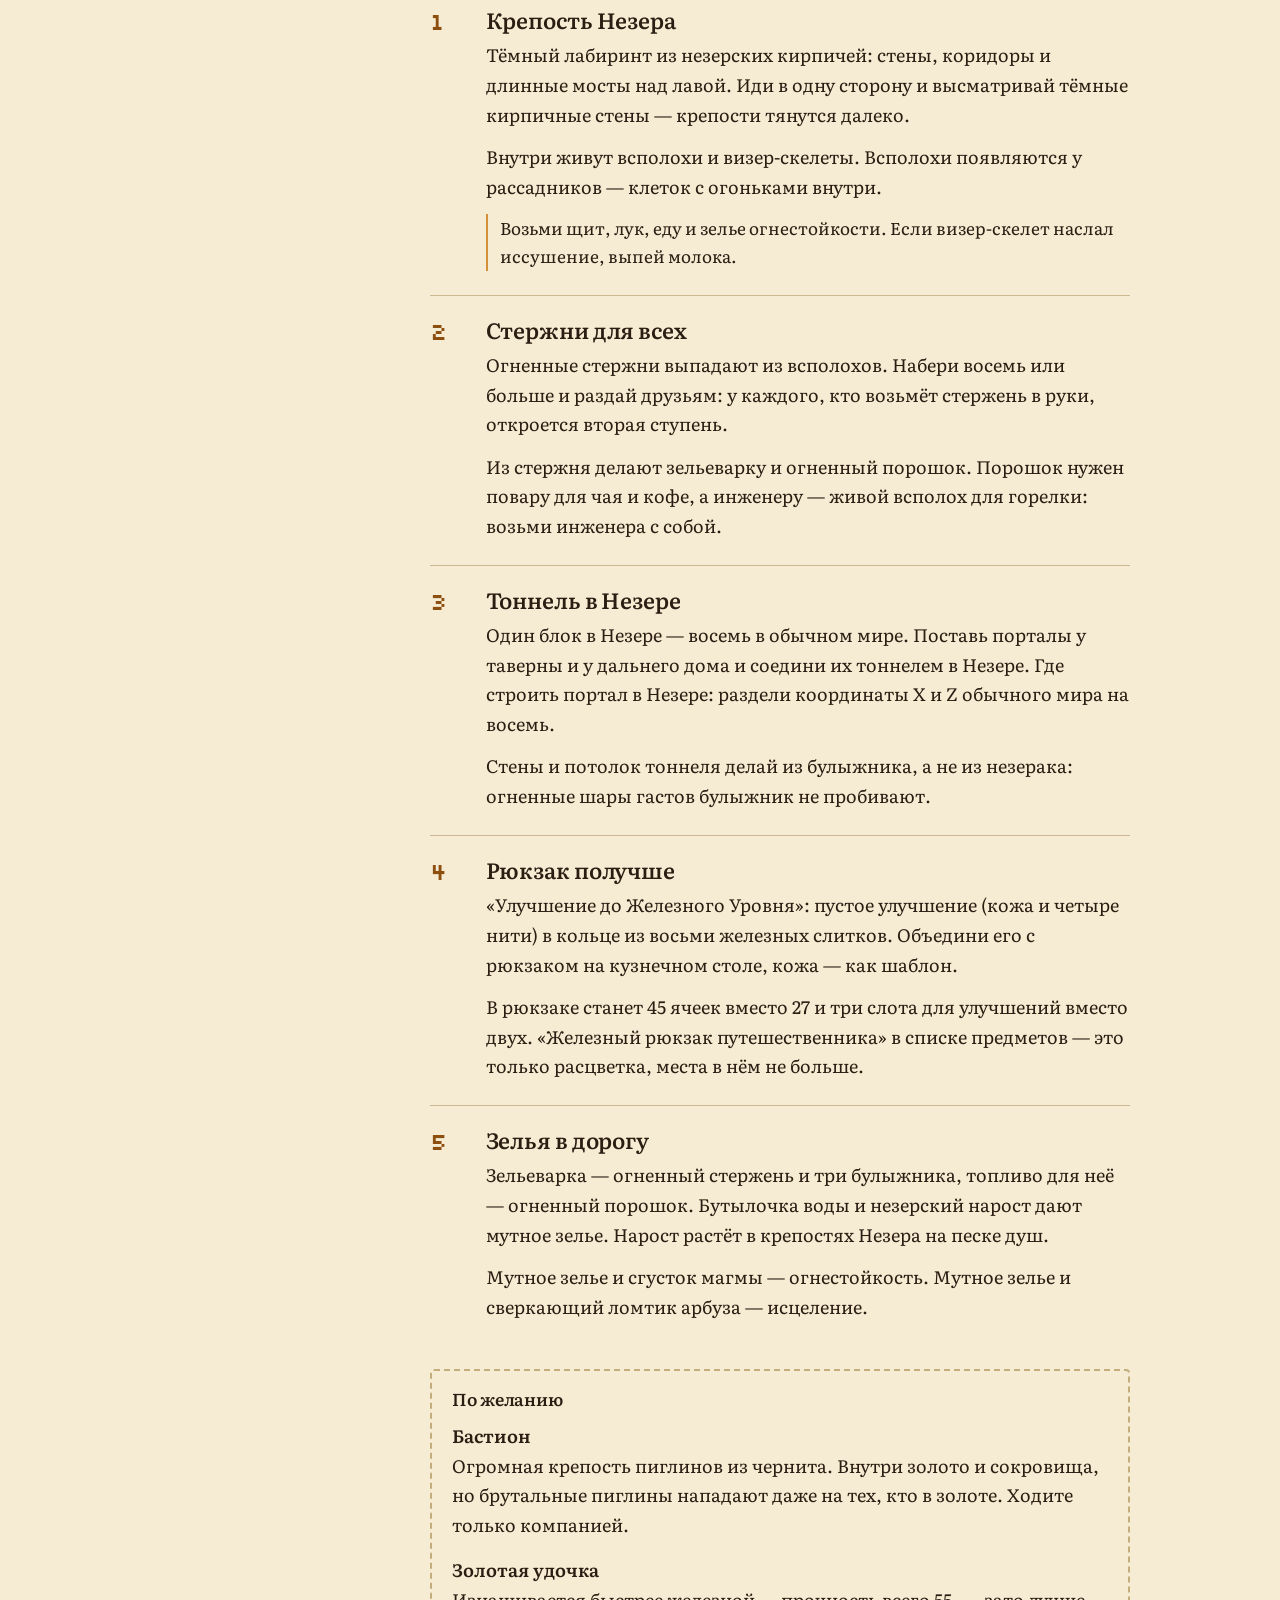
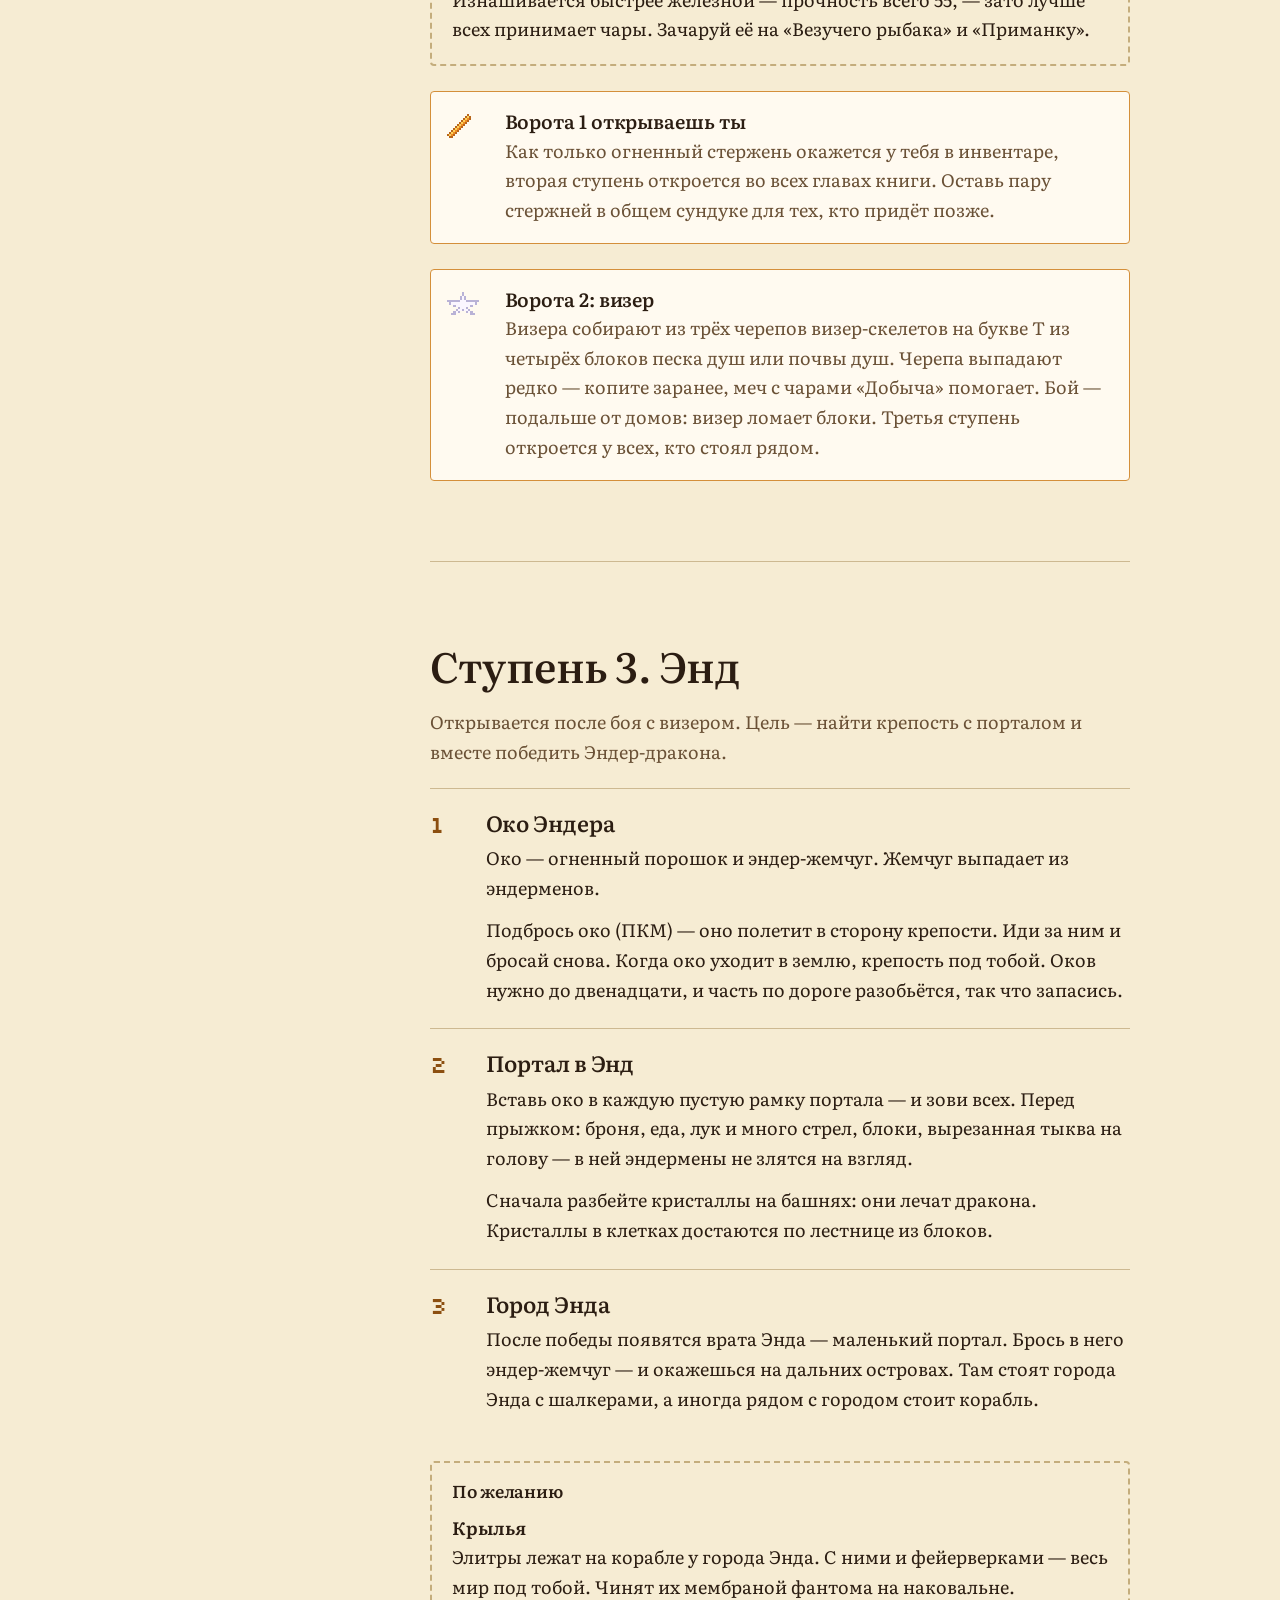
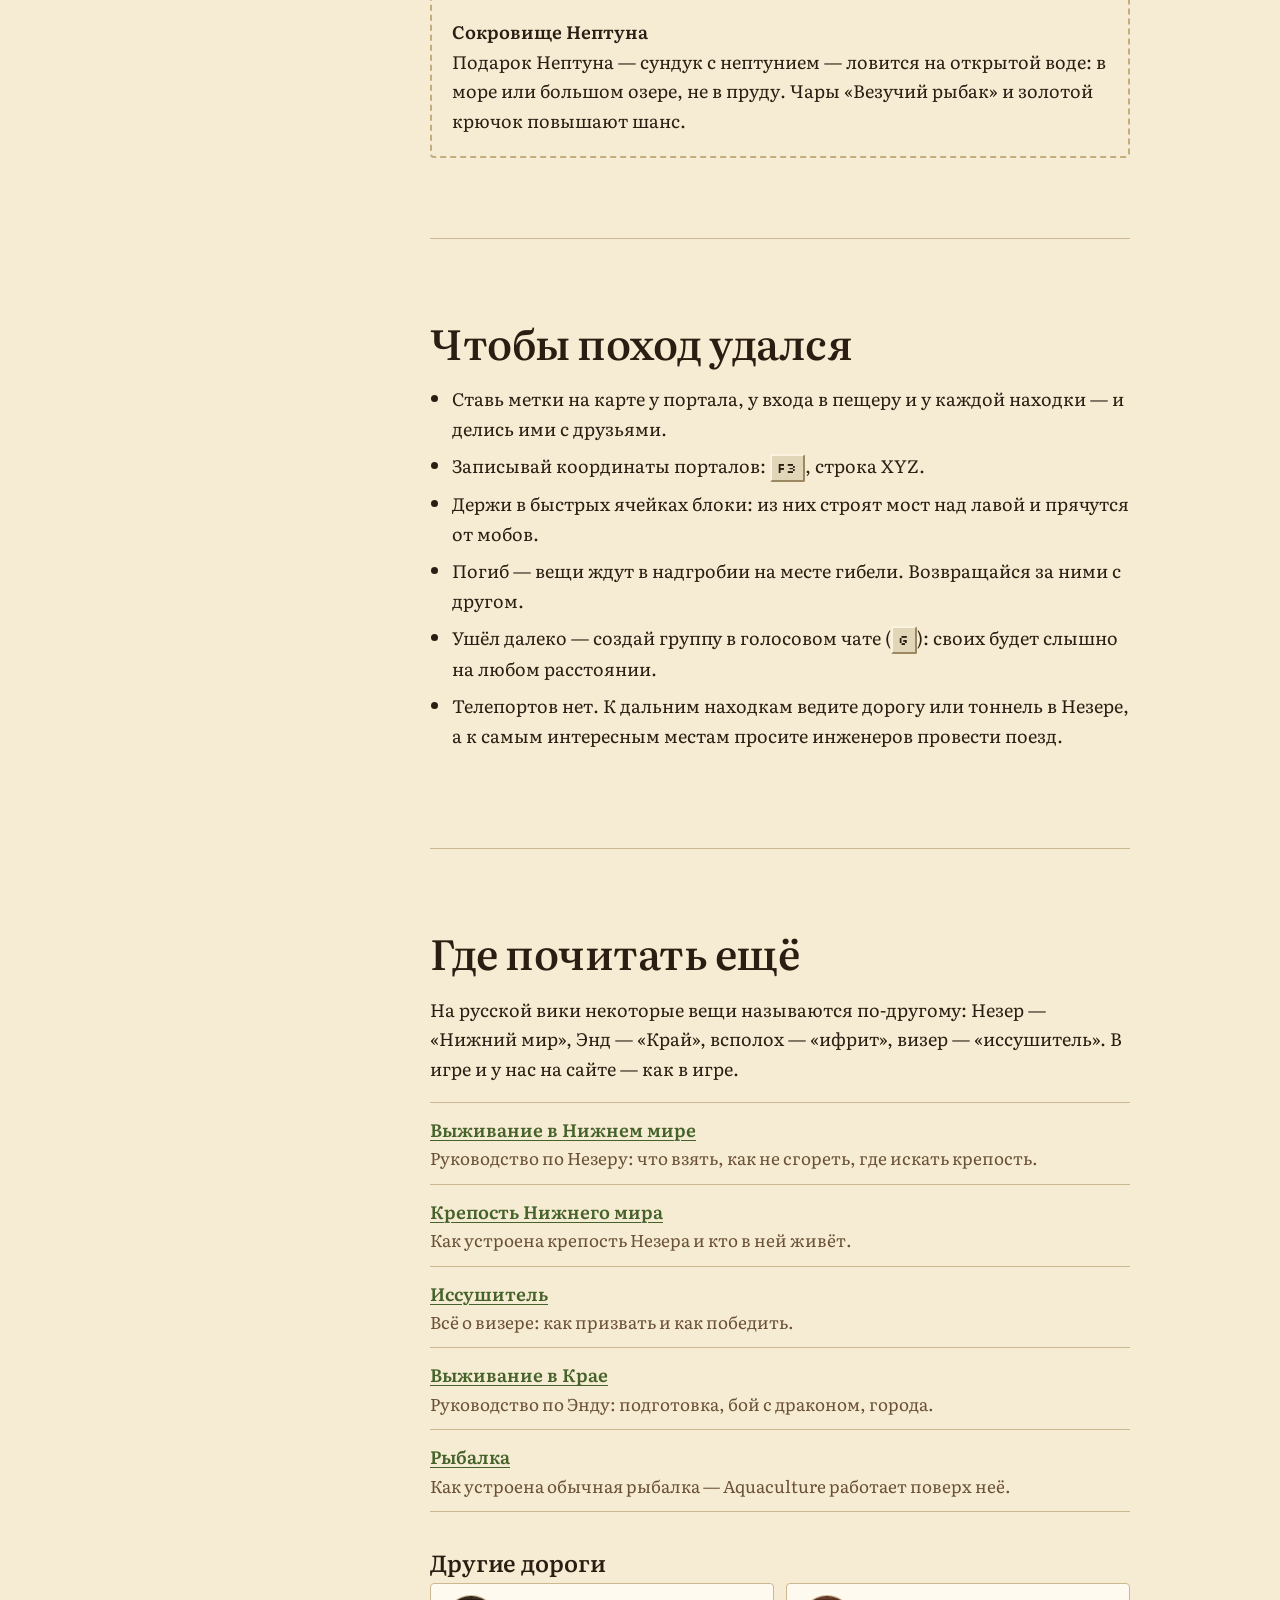
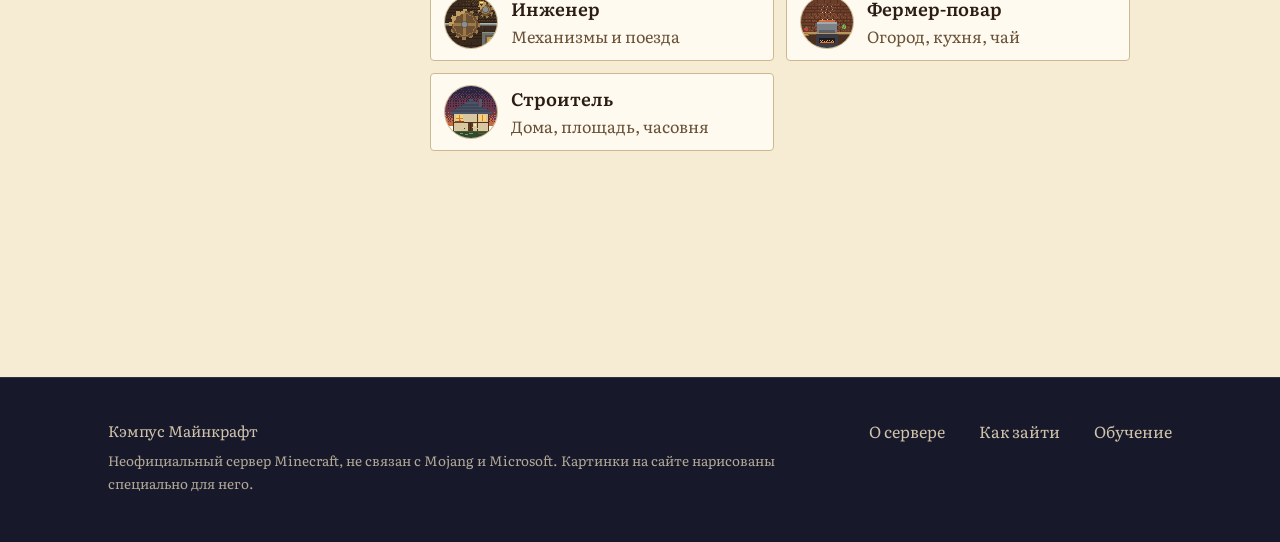
<file: explorer.html>
<!doctype html>
<html lang="ru">
<head>
  <meta charset="utf-8">
  <meta name="viewport" content="width=device-width, initial-scale=1">
  <title>Исследователь шаг за шагом — Наш сервер</title>
  <meta name="description" content="Рыбалка с Aquaculture, таверны и подземелья, крепость Незера и огненные стержни для всех, визер, око Эндера и общий поход в Энд.">
  <meta property="og:type" content="article">
  <meta property="og:title" content="Исследователь шаг за шагом">
  <meta property="og:description" content="Рыбалка, таверны, Незер и Энд: как исследователю открыть дорогу всей компании.">
  <meta property="og:image" content="https://campuscraft.duckdns.org/img/og.png">
  <meta name="theme-color" content="#17182a">
  <link rel="icon" type="image/png" href="img/favicon-32.png">
  <link rel="apple-touch-icon" href="img/apple-touch-icon.png">
  <link rel="preload" href="fonts/literata-cyrillic-opsz-normal.woff2" as="font" type="font/woff2" crossorigin>
  <link rel="stylesheet" href="css/style.css">
</head>
<body>
  <a class="skip" href="#main">К содержанию</a>

  <header class="site-header">
    <div class="site-header__inner">
      <a class="brand" href="index.html"><img class="pixel" src="img/favicon-32.png" alt="" width="28" height="28"><span data-config="name">Наш сервер</span></a>
      <nav class="nav" aria-label="Разделы сайта">
        <a href="index.html">О сервере</a>
        <a href="join.html">Как зайти</a>
        <a href="guide.html" aria-current="true">Обучение</a>
      </nav>
    </div>
  </header>

  <main id="main">
    <section class="page-head page-head--road">
      <div class="wrap">
        <img class="page-head__plate pixel" src="img/road-explorer.png" alt="" width="176" height="176">
        <div>
          <p class="crumbs"><a href="guide.html">Обучение</a> / пошаговое руководство</p>
          <h1>Исследователь</h1>
          <p class="lede">Рыбалка с Aquaculture, таверны и подземелья, первая дорога в Незер за огненными стержнями для всех — и общий поход в Энд.</p>
        </div>
        <ol class="route" aria-label="Ступени дороги в книге квестов">
          <li class="route__tier"><a href="#tier1"><span class="route__n">1</span><span class="route__name">Рыбалка и первые походы</span><span class="route__when">открыта сразу</span></a></li>
          <li class="route__gate"><a href="#gate1"><img class="pixel" src="img/gate-rod.png" alt="" width="64" height="48"><span>Ворота 1: огненный стержень</span></a></li>
          <li class="route__tier"><a href="#tier2"><span class="route__n">2</span><span class="route__name">Незер</span><span class="route__when">крепость — сразу после портала</span></a></li>
          <li class="route__gate"><a href="#gate2"><img class="pixel" src="img/gate-star.png" alt="" width="60" height="44"><span>Ворота 2: визер</span></a></li>
          <li class="route__tier"><a href="#tier3"><span class="route__n">3</span><span class="route__name">Энд</span><span class="route__when">после боя с визером</span></a></li>
        </ol>
      </div>
    </section>

    <div class="wrap guide-layout">
      <nav aria-label="Оглавление">
        <details class="toc" open>
          <summary>Оглавление</summary>
          <ol>
            <li><a href="#basics">Как это устроено</a></li>
            <li><a href="#tier1">Ступень 1. Рыбалка и первые походы</a></li>
            <li><a href="#fishing">Как улучшить удочку</a></li>
            <li><a href="#tier2">Ступень 2. Незер</a></li>
            <li><a href="#tier3">Ступень 3. Энд</a></li>
            <li><a href="#trip">Чтобы поход удался</a></li>
            <li><a href="#reading">Где почитать ещё</a></li>
          </ol>
        </details>
      </nav>

      <article>
        <section class="chapter" id="basics" aria-labelledby="basics-title">
          <h2 id="basics-title">Как это устроено</h2>
          <p>Исследователь открывает дорогу остальным: первым идёт в Незер и приносит огненные стержни, без которых ни у кого не откроется вторая ступень. Мир с модами богаче на находки, но и опаснее — в дальние места лучше ходить вдвоём.</p>
          <dl class="mods">
            <div><dt>Aquaculture 2</dt><dd><p>Десятки новых рыб, черепахи, удочки из железа, золота, алмаза и нептуния.</p><p>Удочку улучшают в ящике снастей: крючок, леска, поплавок, наживка.</p></dd></div>
            <div><dt>Dungeons and Taverns</dt><dd><p>Таверны и пожарные вышки по всему миру, особняки, руины и убежища разбойников.</p><p>В таверне живёт картограф с картами к интересным местам.</p></dd></div>
            <div><dt>YUNG’s Better Dungeons</dt><dd><p>Катакомбы, паучьи пещеры и крепости нежити. Обычные подземелья тоже переделаны.</p></dd></div>
            <div><dt>Artifacts</dt><dd><p>Редкие аксессуары с необычными свойствами.</p><p>Лежат в сундуках, находятся при раскопках, а ещё выпадают из мимиков — сундуков, которые кусаются. Мимики прячутся в подземных лагерях.</p></dd></div>
          </dl>
        </section>

        <section class="chapter" id="tier1" aria-labelledby="tier1-title">
          <h2 id="tier1-title">Ступень 1. Рыбалка и первые походы</h2>
          <p class="soft">Открыта сразу. Цель — освоиться в мире: рыбалка, таверны, торговля, алмазы и портал в Незер. Названия шагов — как у заданий в книге квестов.</p>
          <ol class="quest">
            <li>
              <div>
                <h3>Хорошая удочка</h3>
                <p>Железная удочка из Aquaculture: два железных слитка, две нити и палка. Она почти вдвое прочнее обычной: прочность 125 против 64. А главное — её можно улучшать.</p>
                <p>Рыбалка — лучший повод посидеть на причале и поговорить.</p>
              </div>
            </li>
            <li>
              <div>
                <h3>Первый улов</h3>
                <p>Забрось удочку (<abbr title="правая кнопка мыши">ПКМ</abbr>) в воду и жди. Когда поплавок резко уйдёт под воду, нажми ПКМ ещё раз. В реках, озёрах, болотах, джунглях и океанах ловится разная рыба.</p>
                <p>Кроме рыбы, иногда попадаются сундуки с сокровищами, письма в бутылке и закрытые коробки.</p>
              </div>
            </li>
            <li>
              <div>
                <h3>Таверна</h3>
                <p>По миру разбросаны таверны и пожарные вышки — их видно издалека. В таверне живёт картограф: поторгуй с ним, пока он не станет подмастерьем, — и он начнёт продавать карты к интересным местам.</p>
              </div>
            </li>
            <li>
              <div>
                <h3>Сделка</h3>
                <p>Поторгуй с любым жителем. Изумруды пригодятся всем: у библиотекаря покупают чародейские книги, у картографа — карты.</p>
              </div>
            </li>
            <li>
              <div>
                <h3>Алмазы</h3>
                <p>Алмазы лежат глубоко: ниже нулевой высоты, больше всего — около Y&nbsp;−58. Высоту показывает экран <kbd>F3</kbd>, строка XYZ. Копай железной киркой, ставь факелы и держи ведро воды на случай лавы.</p>
                <p>Поделись с друзьями: из алмазов делают лучшие инструменты и чародейский стол.</p>
              </div>
            </li>
            <li>
              <div>
                <h3>Портал в Незер</h3>
                <p>Рамка из обсидиана 4 × 5 — без углов хватит десяти блоков — и огниво: железный слиток и кремень. Обсидиан добывают алмазной киркой. Можно и без неё: вода, вылитая на неподвижную лаву, превращает её в обсидиан прямо на месте.</p>
                <p class="tip">Одному в Незер лучше не ходить. Возьми друга, еду от повара и хоть одну золотую деталь брони — тогда пиглины не нападают.</p>
              </div>
            </li>
          </ol>
          <div class="side">
            <h3>По желанию</h3>
            <dl>
              <dt>Ящик снастей</dt>
              <dd>Железные слитки, железный блок, сундук и зелень — зелёный краситель, ламинария или водоросли. Положи удочку в ящик — откроются ячейки для крючка, лески, поплавка и наживки.</dd>
              <dt>Подзорная труба</dt>
              <dd>Два медных слитка и осколок аметиста. С ней удобно искать таверны и вышки издалека.</dd>
            </dl>
          </div>
        </section>

        <section class="chapter" id="fishing" aria-labelledby="fishing-title">
          <h2 id="fishing-title">Как улучшить удочку</h2>
          <p>Удочку кладут в ящик снастей, и в ячейки рядом ставят детали. Крючки меняют рыбалку по-настоящему, леска и поплавок — только вид.</p>
          <dl class="mods">
            <div><dt>Железный крючок</dt><dd><p>Примерно каждый пятый улов не тратит прочность удочки.</p><p>Четыре кусочка железа. Из него делают и другие крючки.</p></dd></div>
            <div><dt>Золотой крючок</dt><dd><p>Удача выше — чаще ловятся сокровища.</p></dd></div>
            <div><dt>Алмазный крючок</dt><dd><p>Примерно каждый второй улов не тратит прочность удочки.</p></dd></div>
            <div><dt>Двойной крючок</dt><dd><p>Иногда ловится сразу две рыбы.</p><p>Два железных крючка.</p></dd></div>
            <div><dt>Облегчённый крючок</dt><dd><p>Забрасывается дальше.</p><p>Железный крючок и четыре пера.</p></dd></div>
            <div><dt>Крючок из красного камня</dt><dd><p>Рыба дольше держит крючок — больше времени подсечь.</p></dd></div>
            <div><dt>Наживка</dt><dd><p>Червей даёт ферма червей: четыре забора, земля и три доски. Кидай в неё всё, что берёт компостница, а когда появятся черви — забирай их ПКМ пустой рукой.</p></dd></div>
            <div><dt>Филе для повара</dt><dd><p>Рыба и филейный нож на верстаке — выйдет сырое филе. Отдай повару, он приготовит рыбу на всех.</p></dd></div>
          </dl>
        </section>

        <section class="chapter" id="tier2" aria-labelledby="tier2-title">
          <h2 id="tier2-title">Ступень 2. Незер</h2>
          <p class="soft">Первые два задания открываются сразу после портала: с них начинаются ворота для всех. Остальные — после огненного стержня. Цель — стержни для всей компании и безопасная дорога через Незер.</p>
          <ol class="quest">
            <li>
              <div>
                <h3>Крепость Незера</h3>
                <p>Тёмный лабиринт из незерских кирпичей: стены, коридоры и длинные мосты над лавой. Иди в одну сторону и высматривай тёмные кирпичные стены — крепости тянутся далеко.</p>
                <p>Внутри живут всполохи и визер-скелеты. Всполохи появляются у рассадников — клеток с огоньками внутри.</p>
                <p class="tip">Возьми щит, лук, еду и зелье огнестойкости. Если визер-скелет наслал иссушение, выпей молока.</p>
              </div>
            </li>
            <li>
              <div>
                <h3>Стержни для всех</h3>
                <p>Огненные стержни выпадают из всполохов. Набери восемь или больше и раздай друзьям: у каждого, кто возьмёт стержень в руки, откроется вторая ступень.</p>
                <p>Из стержня делают зельеварку и огненный порошок. Порошок нужен повару для чая и кофе, а инженеру — живой всполох для горелки: возьми инженера с собой.</p>
              </div>
            </li>
            <li>
              <div>
                <h3>Тоннель в Незере</h3>
                <p>Один блок в Незере — восемь в обычном мире. Поставь порталы у таверны и у дальнего дома и соедини их тоннелем в Незере. Где строить портал в Незере: раздели координаты X и Z обычного мира на восемь.</p>
                <p>Стены и потолок тоннеля делай из булыжника, а не из незерака: огненные шары гастов булыжник не пробивают.</p>
              </div>
            </li>
            <li>
              <div>
                <h3>Рюкзак получше</h3>
                <p>«Улучшение до Железного Уровня»: пустое улучшение (кожа и четыре нити) в кольце из восьми железных слитков. Объедини его с рюкзаком на кузнечном столе, кожа — как шаблон.</p>
                <p>В рюкзаке станет 45 ячеек вместо 27 и три слота для улучшений вместо двух. «Железный рюкзак путешественника» в списке предметов — это только расцветка, места в нём не больше.</p>
              </div>
            </li>
            <li>
              <div>
                <h3>Зелья в дорогу</h3>
                <p>Зельеварка — огненный стержень и три булыжника, топливо для неё — огненный порошок. Бутылочка воды и незерский нарост дают мутное зелье. Нарост растёт в крепостях Незера на песке душ.</p>
                <p>Мутное зелье и сгусток магмы — огнестойкость. Мутное зелье и сверкающий ломтик арбуза — исцеление.</p>
              </div>
            </li>
          </ol>
          <div class="side">
            <h3>По желанию</h3>
            <dl>
              <dt>Бастион</dt>
              <dd>Огромная крепость пиглинов из чернита. Внутри золото и сокровища, но брутальные пиглины нападают даже на тех, кто в золоте. Ходите только компанией.</dd>
              <dt>Золотая удочка</dt>
              <dd>Изнашивается быстрее железной — прочность всего 55, — зато лучше всех принимает чары. Зачаруй её на «Везучего рыбака» и «Приманку».</dd>
            </dl>
          </div>
          <div class="gate" id="gate1">
            <img class="pixel" src="img/gate-rod.png" alt="" width="64" height="48">
            <div>
              <h3>Ворота 1 открываешь ты</h3>
              <p>Как только огненный стержень окажется у тебя в инвентаре, вторая ступень откроется во всех главах книги. Оставь пару стержней в общем сундуке для тех, кто придёт позже.</p>
            </div>
          </div>
          <div class="gate" id="gate2">
            <img class="pixel" src="img/gate-star.png" alt="" width="60" height="44">
            <div>
              <h3>Ворота 2: визер</h3>
              <p>Визера собирают из трёх черепов визер-скелетов на букве Т из четырёх блоков песка душ или почвы душ. Черепа выпадают редко — копите заранее, меч с чарами «Добыча» помогает. Бой — подальше от домов: визер ломает блоки. Третья ступень откроется у всех, кто стоял рядом.</p>
            </div>
          </div>
        </section>

        <section class="chapter" id="tier3" aria-labelledby="tier3-title">
          <h2 id="tier3-title">Ступень 3. Энд</h2>
          <p class="soft">Открывается после боя с визером. Цель — найти крепость с порталом и вместе победить Эндер-дракона.</p>
          <ol class="quest">
            <li>
              <div>
                <h3>Око Эндера</h3>
                <p>Око — огненный порошок и эндер-жемчуг. Жемчуг выпадает из эндерменов.</p>
                <p>Подбрось око (ПКМ) — оно полетит в сторону крепости. Иди за ним и бросай снова. Когда око уходит в землю, крепость под тобой. Оков нужно до двенадцати, и часть по дороге разобьётся, так что запасись.</p>
              </div>
            </li>
            <li>
              <div>
                <h3>Портал в Энд</h3>
                <p>Вставь око в каждую пустую рамку портала — и зови всех. Перед прыжком: броня, еда, лук и много стрел, блоки, вырезанная тыква на голову — в ней эндермены не злятся на взгляд.</p>
                <p>Сначала разбейте кристаллы на башнях: они лечат дракона. Кристаллы в клетках достаются по лестнице из блоков.</p>
              </div>
            </li>
            <li>
              <div>
                <h3>Город Энда</h3>
                <p>После победы появятся врата Энда — маленький портал. Брось в него эндер-жемчуг — и окажешься на дальних островах. Там стоят города Энда с шалкерами, а иногда рядом с городом стоит корабль.</p>
              </div>
            </li>
          </ol>
          <div class="side">
            <h3>По желанию</h3>
            <dl>
              <dt>Крылья</dt>
              <dd>Элитры лежат на корабле у города Энда. С ними и фейерверками — весь мир под тобой. Чинят их мембраной фантома на наковальне.</dd>
              <dt>Сокровище Нептуна</dt>
              <dd>Подарок Нептуна — сундук с нептунием — ловится на открытой воде: в море или большом озере, не в пруду. Чары «Везучий рыбак» и золотой крючок повышают шанс.</dd>
            </dl>
          </div>
        </section>

        <section class="chapter" id="trip" aria-labelledby="trip-title">
          <h2 id="trip-title">Чтобы поход удался</h2>
          <ul>
            <li>Ставь метки на карте у портала, у входа в пещеру и у каждой находки — и делись ими с друзьями.</li>
            <li>Записывай координаты порталов: <kbd>F3</kbd>, строка XYZ.</li>
            <li>Держи в быстрых ячейках блоки: из них строят мост над лавой и прячутся от мобов.</li>
            <li>Погиб — вещи ждут в надгробии на месте гибели. Возвращайся за ними с другом.</li>
            <li>Ушёл далеко — создай группу в голосовом чате (<kbd>G</kbd>): своих будет слышно на любом расстоянии.</li>
            <li>Телепортов нет. К дальним находкам ведите дорогу или тоннель в Незере, а к самым интересным местам просите инженеров провести поезд.</li>
          </ul>
        </section>

        <section class="chapter" id="reading" aria-labelledby="reading-title">
          <h2 id="reading-title">Где почитать ещё</h2>
          <p>На русской вики некоторые вещи называются по-другому: Незер — «Нижний мир», Энд — «Край», всполох — «ифрит», визер — «иссушитель». В игре и у нас на сайте — как в игре.</p>
          <ul class="reading">
            <li><a href="https://ru.minecraft.wiki/w/%D0%A0%D1%83%D0%BA%D0%BE%D0%B2%D0%BE%D0%B4%D1%81%D1%82%D0%B2%D0%BE:%D0%92%D1%8B%D0%B6%D0%B8%D0%B2%D0%B0%D0%BD%D0%B8%D0%B5_%D0%B2_%D0%9D%D0%B8%D0%B6%D0%BD%D0%B5%D0%BC_%D0%BC%D0%B8%D1%80%D0%B5">Выживание в Нижнем мире</a><span>Руководство по Незеру: что взять, как не сгореть, где искать крепость.</span></li>
            <li><a href="https://ru.minecraft.wiki/w/%D0%9A%D1%80%D0%B5%D0%BF%D0%BE%D1%81%D1%82%D1%8C_%D0%9D%D0%B8%D0%B6%D0%BD%D0%B5%D0%B3%D0%BE_%D0%BC%D0%B8%D1%80%D0%B0">Крепость Нижнего мира</a><span>Как устроена крепость Незера и кто в ней живёт.</span></li>
            <li><a href="https://ru.minecraft.wiki/w/%D0%98%D1%81%D1%81%D1%83%D1%88%D0%B8%D1%82%D0%B5%D0%BB%D1%8C">Иссушитель</a><span>Всё о визере: как призвать и как победить.</span></li>
            <li><a href="https://ru.minecraft.wiki/w/%D0%A0%D1%83%D0%BA%D0%BE%D0%B2%D0%BE%D0%B4%D1%81%D1%82%D0%B2%D0%BE:%D0%92%D1%8B%D0%B6%D0%B8%D0%B2%D0%B0%D0%BD%D0%B8%D0%B5_%D0%B2_%D0%9A%D1%80%D0%B0%D0%B5">Выживание в Крае</a><span>Руководство по Энду: подготовка, бой с драконом, города.</span></li>
            <li><a href="https://ru.minecraft.wiki/w/%D0%A0%D1%8B%D0%B1%D0%B0%D0%BB%D0%BA%D0%B0">Рыбалка</a><span>Как устроена обычная рыбалка — Aquaculture работает поверх неё.</span></li>
          </ul>
          <h3>Другие дороги</h3>
          <ul class="guides">
            <li><a href="engineer.html"><img class="pixel" src="img/road-engineer.png" alt="" width="52" height="52"><b>Инженер</b><span>Механизмы и поезда</span></a></li>
            <li><a href="cook.html"><img class="pixel" src="img/road-cook.png" alt="" width="52" height="52"><b>Фермер-повар</b><span>Огород, кухня, чай</span></a></li>
            <li><a href="builder.html"><img class="pixel" src="img/road-builder.png" alt="" width="52" height="52"><b>Строитель</b><span>Дома, площадь, часовня</span></a></li>
          </ul>
        </section>
      </article>
    </div>
  </main>

  <footer class="site-footer">
    <div class="wrap site-footer__inner">
      <div>
        <span data-config="name">Наш сервер</span>
        <small>Неофициальный сервер Minecraft, не связан с Mojang и Microsoft. Картинки на сайте нарисованы специально для него.</small>
      </div>
      <nav class="nav" aria-label="Разделы сайта в подвале">
        <a href="index.html">О сервере</a>
        <a href="join.html">Как зайти</a>
        <a href="guide.html">Обучение</a>
      </nav>
    </div>
  </footer>

  <script src="js/config.js"></script>
  <script src="js/site.js"></script>
</body>
</html>
</file>
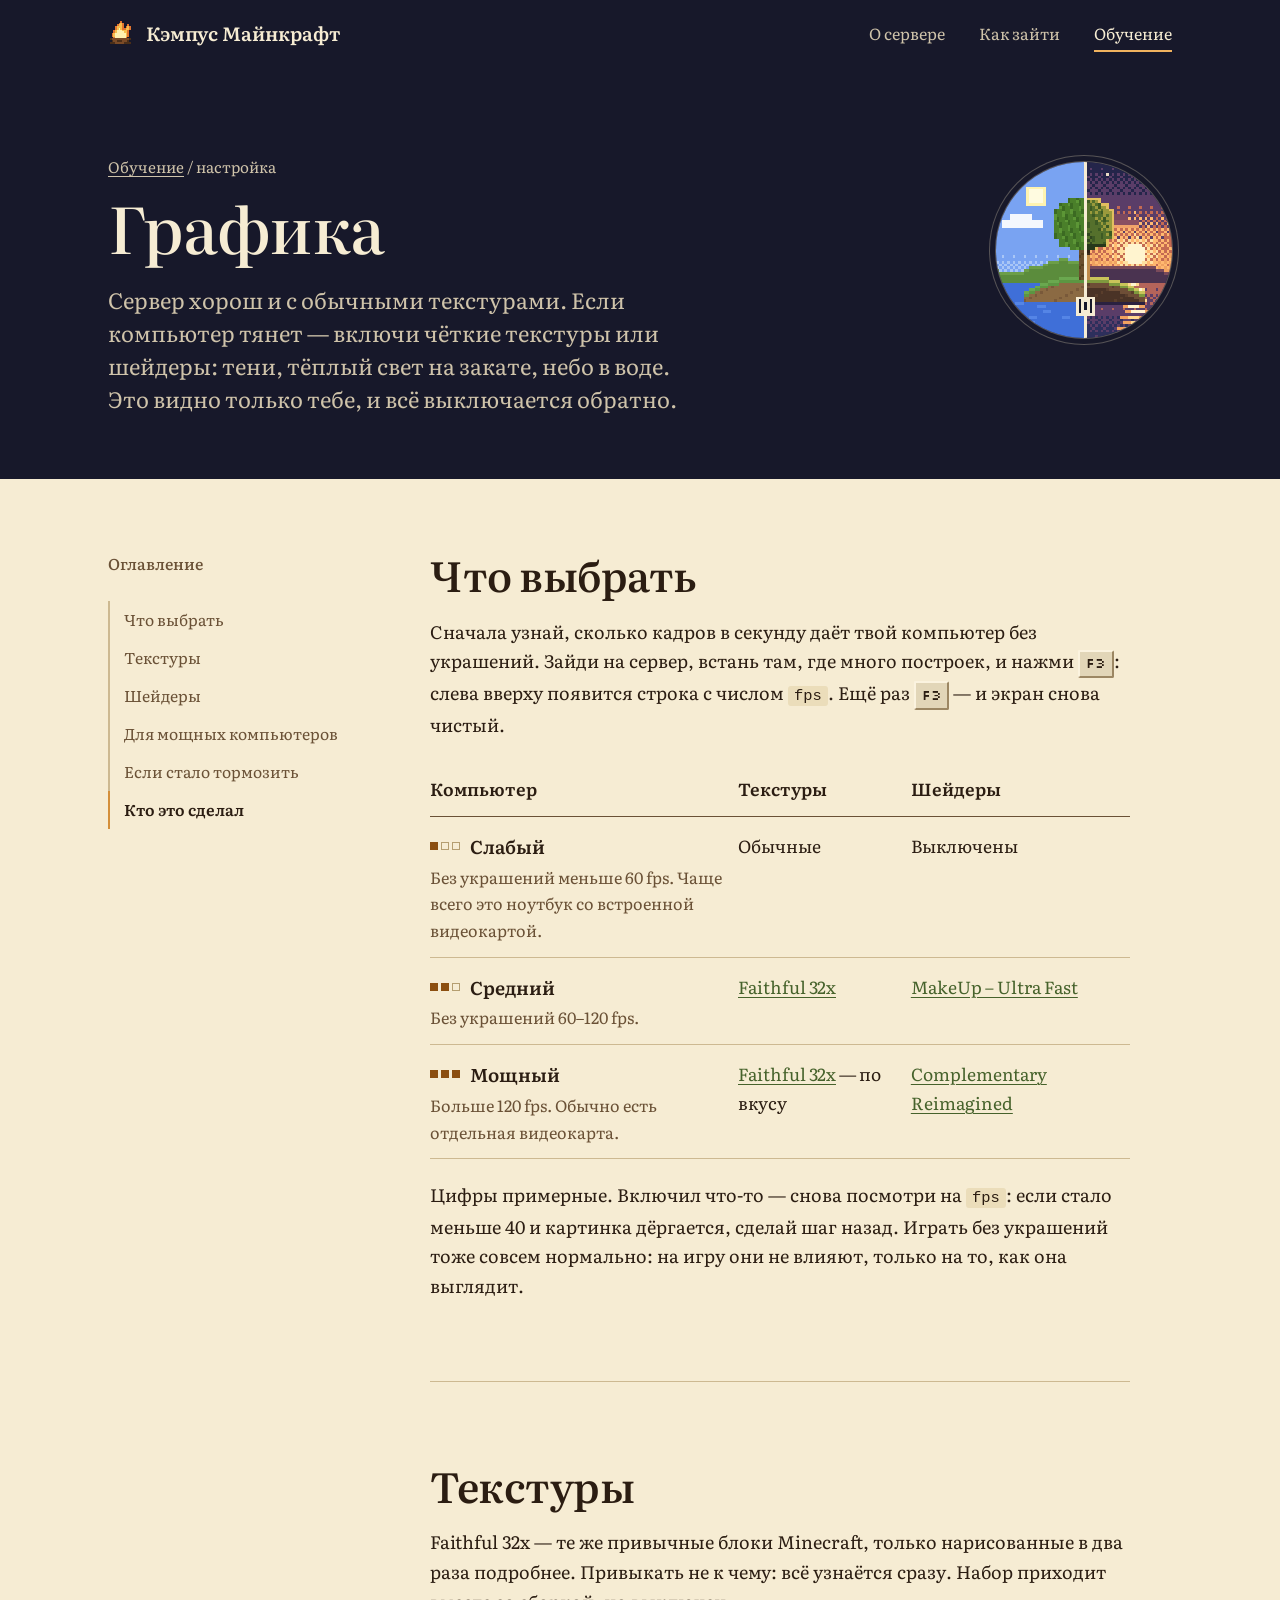
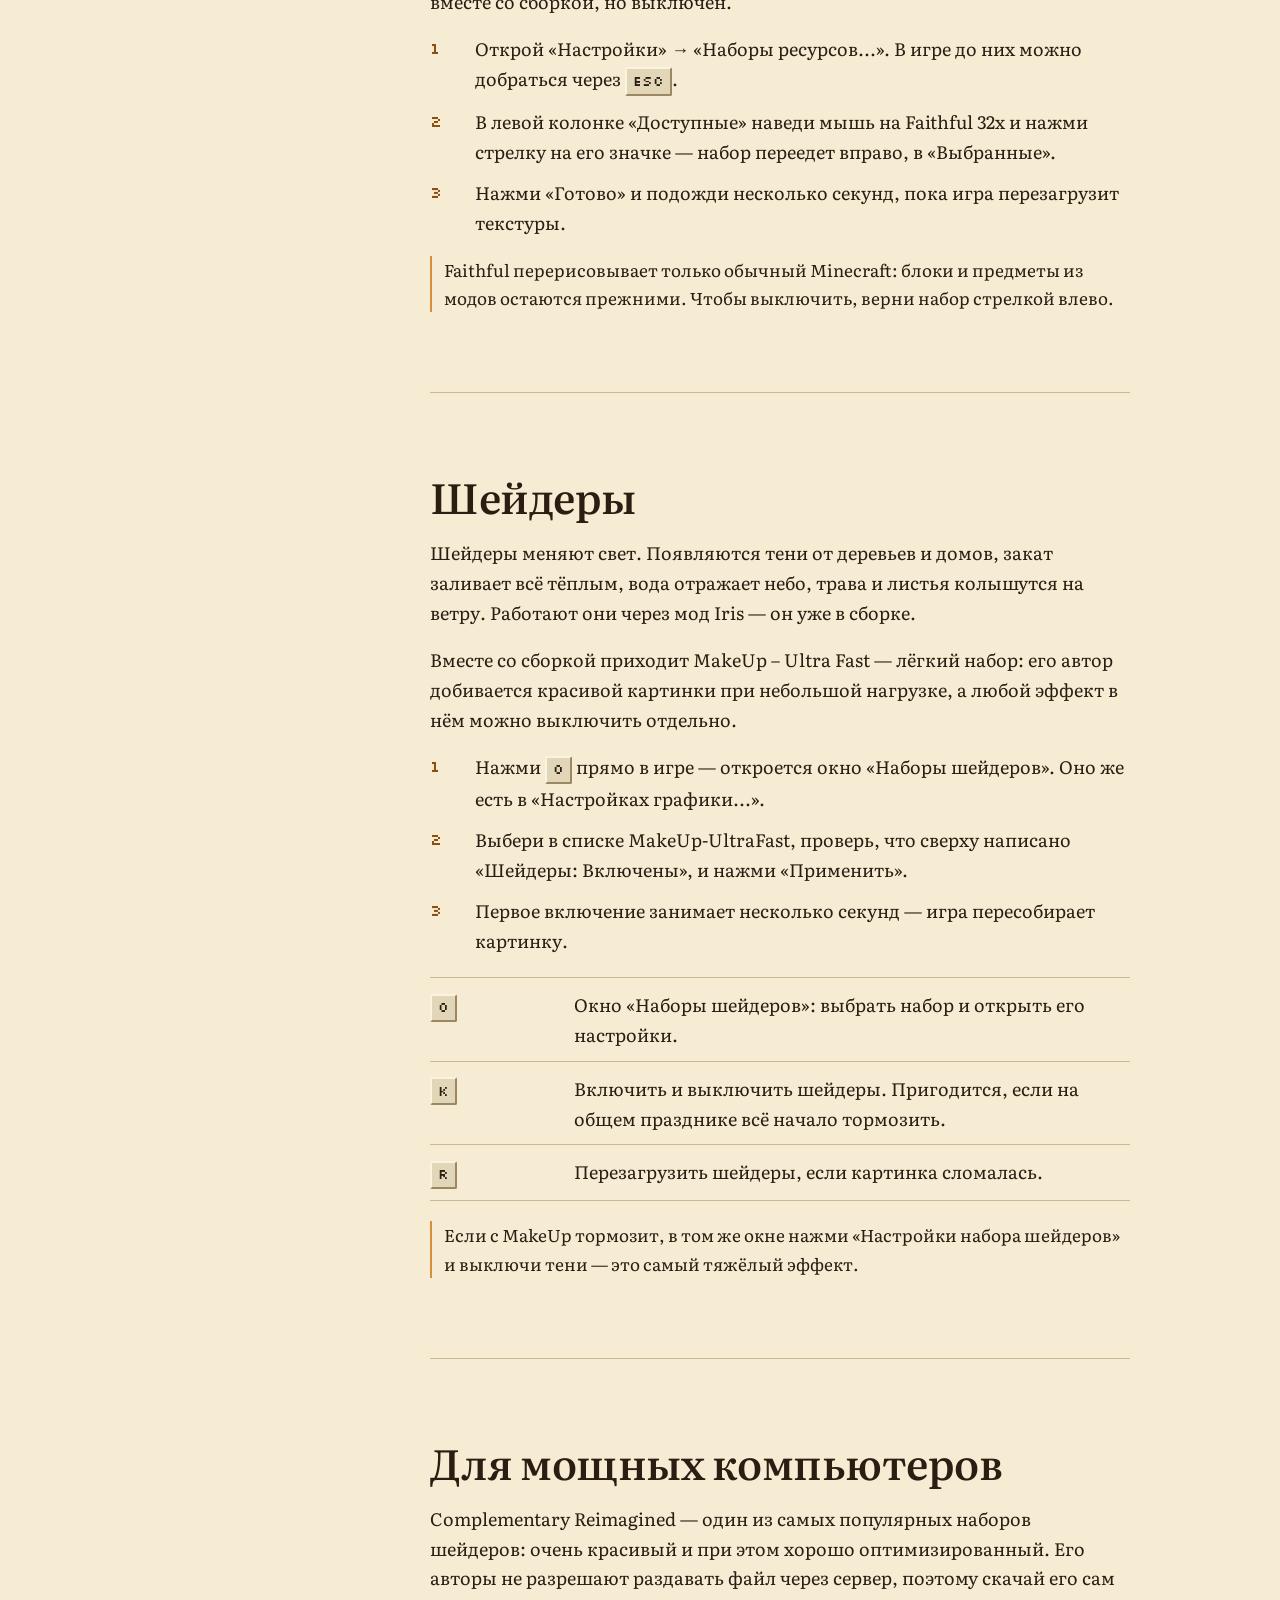
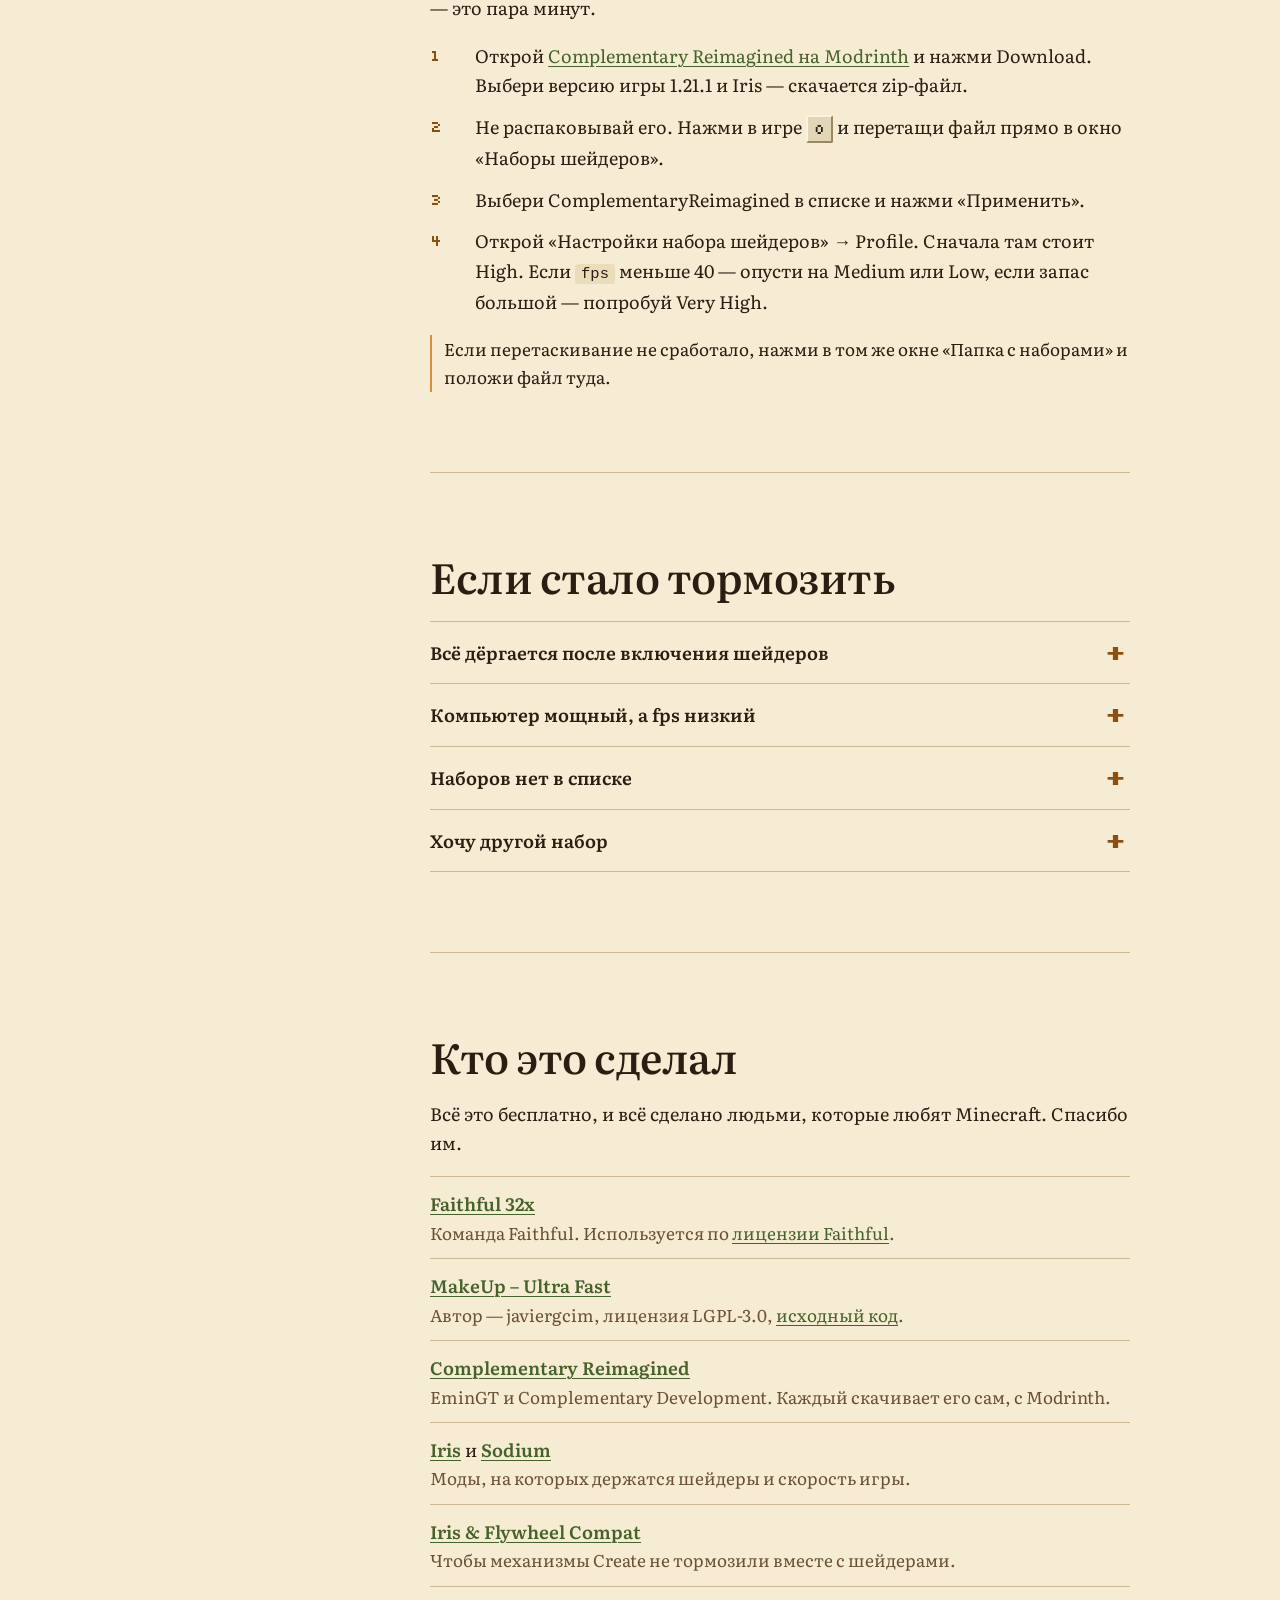
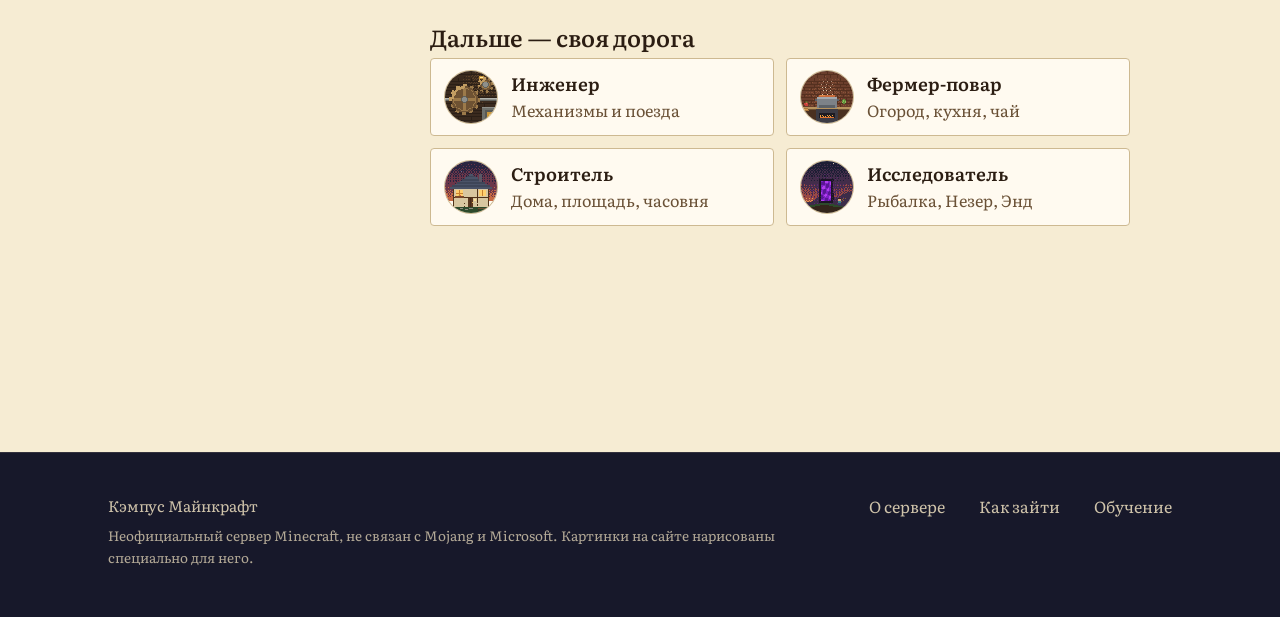
<file: graphics.html>
<!doctype html>
<html lang="ru">
<head>
  <meta charset="utf-8">
  <meta name="viewport" content="width=device-width, initial-scale=1">
  <title>Графика — Наш сервер</title>
  <meta name="description" content="Как сделать игру красивее и не потерять в скорости: что включить на слабом, среднем и мощном компьютере — текстуры Faithful 32x, шейдеры MakeUp и Complementary.">
  <meta property="og:type" content="article">
  <meta property="og:title" content="Графика">
  <meta property="og:description" content="Текстуры и шейдеры по силе компьютера: что включить и как выключить обратно.">
  <meta property="og:image" content="https://campuscraft.duckdns.org/img/og.png">
  <meta name="theme-color" content="#17182a">
  <link rel="icon" type="image/png" href="img/favicon-32.png">
  <link rel="apple-touch-icon" href="img/apple-touch-icon.png">
  <link rel="preload" href="fonts/literata-cyrillic-opsz-normal.woff2" as="font" type="font/woff2" crossorigin>
  <link rel="stylesheet" href="css/style.css">
</head>
<body>
  <a class="skip" href="#main">К содержанию</a>

  <header class="site-header">
    <div class="site-header__inner">
      <a class="brand" href="index.html"><img class="pixel" src="img/favicon-32.png" alt="" width="28" height="28"><span data-config="name">Наш сервер</span></a>
      <nav class="nav" aria-label="Разделы сайта">
        <a href="index.html">О сервере</a>
        <a href="join.html">Как зайти</a>
        <a href="guide.html" aria-current="true">Обучение</a>
      </nav>
    </div>
  </header>

  <main id="main">
    <section class="page-head page-head--road">
      <div class="wrap">
        <img class="page-head__plate pixel" src="img/graphics.png" alt="" width="176" height="176">
        <div>
          <p class="crumbs"><a href="guide.html">Обучение</a> / настройка</p>
          <h1>Графика</h1>
          <p class="lede">Сервер хорош и с обычными текстурами. Если компьютер тянет — включи чёткие текстуры или шейдеры: тени, тёплый свет на закате, небо в воде. Это видно только тебе, и всё выключается обратно.</p>
        </div>
      </div>
    </section>

    <div class="wrap guide-layout">
      <nav aria-label="Оглавление">
        <details class="toc" open>
          <summary>Оглавление</summary>
          <ol>
            <li><a href="#pick">Что выбрать</a></li>
            <li><a href="#textures">Текстуры</a></li>
            <li><a href="#shaders">Шейдеры</a></li>
            <li><a href="#complementary">Для мощных компьютеров</a></li>
            <li><a href="#trouble">Если стало тормозить</a></li>
            <li><a href="#credits">Кто это сделал</a></li>
          </ol>
        </details>
      </nav>

      <article>
        <section class="chapter" id="pick" aria-labelledby="pick-title">
          <h2 id="pick-title">Что выбрать</h2>
          <p>Сначала узнай, сколько кадров в секунду даёт твой компьютер без украшений. Зайди на сервер, встань там, где много построек, и нажми <kbd>F3</kbd>: слева вверху появится строка с числом <code>fps</code>. Ещё раз <kbd>F3</kbd> — и экран снова чистый.</p>
          <table class="tiers">
            <thead>
              <tr><th scope="col">Компьютер</th><th scope="col">Текстуры</th><th scope="col">Шейдеры</th></tr>
            </thead>
            <tbody>
              <tr>
                <th scope="row"><b><span class="meter" aria-hidden="true"><i class="on"></i><i></i><i></i></span>Слабый</b><span>Без украшений меньше 60 fps. Чаще всего это ноутбук со встроенной видеокартой.</span></th>
                <td data-label="Текстуры">Обычные</td>
                <td data-label="Шейдеры">Выключены</td>
              </tr>
              <tr>
                <th scope="row"><b><span class="meter" aria-hidden="true"><i class="on"></i><i class="on"></i><i></i></span>Средний</b><span>Без украшений 60–120 fps.</span></th>
                <td data-label="Текстуры"><a href="#textures">Faithful 32x</a></td>
                <td data-label="Шейдеры"><a href="#shaders">MakeUp – Ultra Fast</a></td>
              </tr>
              <tr>
                <th scope="row"><b><span class="meter" aria-hidden="true"><i class="on"></i><i class="on"></i><i class="on"></i></span>Мощный</b><span>Больше 120 fps. Обычно есть отдельная видеокарта.</span></th>
                <td data-label="Текстуры"><a href="#textures">Faithful 32x</a> — по вкусу</td>
                <td data-label="Шейдеры"><a href="#complementary">Complementary Reimagined</a></td>
              </tr>
            </tbody>
          </table>
          <p>Цифры примерные. Включил что-то — снова посмотри на <code>fps</code>: если стало меньше 40 и картинка дёргается, сделай шаг назад. Играть без украшений тоже совсем нормально: на игру они не влияют, только на то, как она выглядит.</p>
        </section>

        <section class="chapter" id="textures" aria-labelledby="textures-title">
          <h2 id="textures-title">Текстуры</h2>
          <p>Faithful 32x — те же привычные блоки Minecraft, только нарисованные в два раза подробнее. Привыкать не к чему: всё узнаётся сразу. Набор приходит вместе со сборкой, но выключен.</p>
          <ol class="start-list">
            <li><span>Открой «Настройки» → «Наборы ресурсов...». В игре до них можно добраться через <kbd>Esc</kbd>.</span></li>
            <li><span>В левой колонке «Доступные» наведи мышь на Faithful 32x и нажми стрелку на его значке — набор переедет вправо, в «Выбранные».</span></li>
            <li><span>Нажми «Готово» и подожди несколько секунд, пока игра перезагрузит текстуры.</span></li>
          </ol>
          <p class="tip">Faithful перерисовывает только обычный Minecraft: блоки и предметы из модов остаются прежними. Чтобы выключить, верни набор стрелкой влево.</p>
        </section>

        <section class="chapter" id="shaders" aria-labelledby="shaders-title">
          <h2 id="shaders-title">Шейдеры</h2>
          <p>Шейдеры меняют свет. Появляются тени от деревьев и домов, закат заливает всё тёплым, вода отражает небо, трава и листья колышутся на ветру. Работают они через мод Iris — он уже в сборке.</p>
          <p>Вместе со сборкой приходит MakeUp – Ultra Fast — лёгкий набор: его автор добивается красивой картинки при небольшой нагрузке, а любой эффект в нём можно выключить отдельно.</p>
          <ol class="start-list">
            <li><span>Нажми <kbd>O</kbd> прямо в игре — откроется окно «Наборы шейдеров». Оно же есть в «Настройках графики...».</span></li>
            <li><span>Выбери в списке MakeUp-UltraFast, проверь, что сверху написано «Шейдеры: Включены», и нажми «Применить».</span></li>
            <li><span>Первое включение занимает несколько секунд — игра пересобирает картинку.</span></li>
          </ol>
          <dl class="keys">
            <div><dt><kbd>O</kbd></dt><dd>Окно «Наборы шейдеров»: выбрать набор и открыть его настройки.</dd></div>
            <div><dt><kbd>K</kbd></dt><dd>Включить и выключить шейдеры. Пригодится, если на общем празднике всё начало тормозить.</dd></div>
            <div><dt><kbd>R</kbd></dt><dd>Перезагрузить шейдеры, если картинка сломалась.</dd></div>
          </dl>
          <p class="tip">Если с MakeUp тормозит, в том же окне нажми «Настройки набора шейдеров» и выключи тени — это самый тяжёлый эффект.</p>
        </section>

        <section class="chapter" id="complementary" aria-labelledby="complementary-title">
          <h2 id="complementary-title">Для мощных компьютеров</h2>
          <p>Complementary Reimagined — один из самых популярных наборов шейдеров: очень красивый и при этом хорошо оптимизированный. Его авторы не разрешают раздавать файл через сервер, поэтому скачай его сам — это пара минут.</p>
          <ol class="start-list">
            <li><span>Открой <a href="https://modrinth.com/shader/complementary-reimagined">Complementary Reimagined на Modrinth</a> и нажми Download. Выбери версию игры 1.21.1 и Iris — скачается zip-файл.</span></li>
            <li><span>Не распаковывай его. Нажми в игре <kbd>O</kbd> и перетащи файл прямо в окно «Наборы шейдеров».</span></li>
            <li><span>Выбери ComplementaryReimagined в списке и нажми «Применить».</span></li>
            <li><span>Открой «Настройки набора шейдеров» → Profile. Сначала там стоит High. Если <code>fps</code> меньше 40 — опусти на Medium или Low, если запас большой — попробуй Very High.</span></li>
          </ol>
          <p class="tip">Если перетаскивание не сработало, нажми в том же окне «Папка с наборами» и положи файл туда.</p>
        </section>

        <section class="chapter" id="trouble" aria-labelledby="trouble-title">
          <h2 id="trouble-title">Если стало тормозить</h2>
          <div class="faq faq--inline">
            <details>
              <summary>Всё дёргается после включения шейдеров</summary>
              <div><p>Нажми <kbd>K</kbd> — шейдеры выключатся сразу. Потом выбери набор полегче, опусти профиль или выключи тени. Ещё помогает прорисовка поменьше: 6–8 чанков в «Настройках графики...».</p></div>
            </details>
            <details>
              <summary>Компьютер мощный, а fps низкий</summary>
              <div><p>Если это ноутбук, подключи зарядку: от батареи он сам снижает мощность. Потом нажми <kbd>F3</kbd> и посмотри справа название видеокарты. Если там встроенная Intel или AMD Radeon Graphics, а в ноутбуке есть NVIDIA, игра запустилась не на той карте — напиши организатору, разберёмся вместе.</p></div>
            </details>
            <details>
              <summary>Наборов нет в списке</summary>
              <div><p>Faithful и MakeUp приходят со сборкой, когда заходишь на сервер. Зайди, дождись обновления и перезапусти игру — они появятся. Complementary в сборку не входит, его скачивают сами.</p></div>
            </details>
            <details>
              <summary>Хочу другой набор</summary>
              <div><p>Можно: его видишь только ты. Бери на Modrinth версию для 1.21.1 и добавляй так же — перетаскиванием в окно наборов.</p></div>
            </details>
          </div>
        </section>

        <section class="chapter" id="credits" aria-labelledby="credits-title">
          <h2 id="credits-title">Кто это сделал</h2>
          <p>Всё это бесплатно, и всё сделано людьми, которые любят Minecraft. Спасибо им.</p>
          <ul class="reading">
            <li><a href="https://faithfulpack.net/">Faithful 32x</a><span>Команда Faithful. Используется по <a href="https://faithfulpack.net/license">лицензии Faithful</a>.</span></li>
            <li><a href="https://modrinth.com/shader/makeup-ultra-fast-shaders">MakeUp – Ultra Fast</a><span>Автор — javiergcim, лицензия LGPL-3.0, <a href="https://github.com/javiergcim/MakeUpUltraFast">исходный код</a>.</span></li>
            <li><a href="https://modrinth.com/shader/complementary-reimagined">Complementary Reimagined</a><span>EminGT и Complementary Development. Каждый скачивает его сам, с Modrinth.</span></li>
            <li><a href="https://modrinth.com/mod/iris">Iris</a> и <a href="https://modrinth.com/mod/sodium">Sodium</a><span>Моды, на которых держатся шейдеры и скорость игры.</span></li>
            <li><a href="https://modrinth.com/mod/iris-flw-compat">Iris &amp; Flywheel Compat</a><span>Чтобы механизмы Create не тормозили вместе с шейдерами.</span></li>
          </ul>
          <h3>Дальше — своя дорога</h3>
          <ul class="guides">
            <li><a href="engineer.html"><img class="pixel" src="img/road-engineer.png" alt="" width="52" height="52"><b>Инженер</b><span>Механизмы и поезда</span></a></li>
            <li><a href="cook.html"><img class="pixel" src="img/road-cook.png" alt="" width="52" height="52"><b>Фермер-повар</b><span>Огород, кухня, чай</span></a></li>
            <li><a href="builder.html"><img class="pixel" src="img/road-builder.png" alt="" width="52" height="52"><b>Строитель</b><span>Дома, площадь, часовня</span></a></li>
            <li><a href="explorer.html"><img class="pixel" src="img/road-explorer.png" alt="" width="52" height="52"><b>Исследователь</b><span>Рыбалка, Незер, Энд</span></a></li>
          </ul>
        </section>
      </article>
    </div>
  </main>

  <footer class="site-footer">
    <div class="wrap site-footer__inner">
      <div>
        <span data-config="name">Наш сервер</span>
        <small>Неофициальный сервер Minecraft, не связан с Mojang и Microsoft. Картинки на сайте нарисованы специально для него.</small>
      </div>
      <nav class="nav" aria-label="Разделы сайта в подвале">
        <a href="index.html">О сервере</a>
        <a href="join.html">Как зайти</a>
        <a href="guide.html">Обучение</a>
      </nav>
    </div>
  </footer>

  <script src="js/config.js"></script>
  <script src="js/site.js"></script>
</body>
</html>
</file>
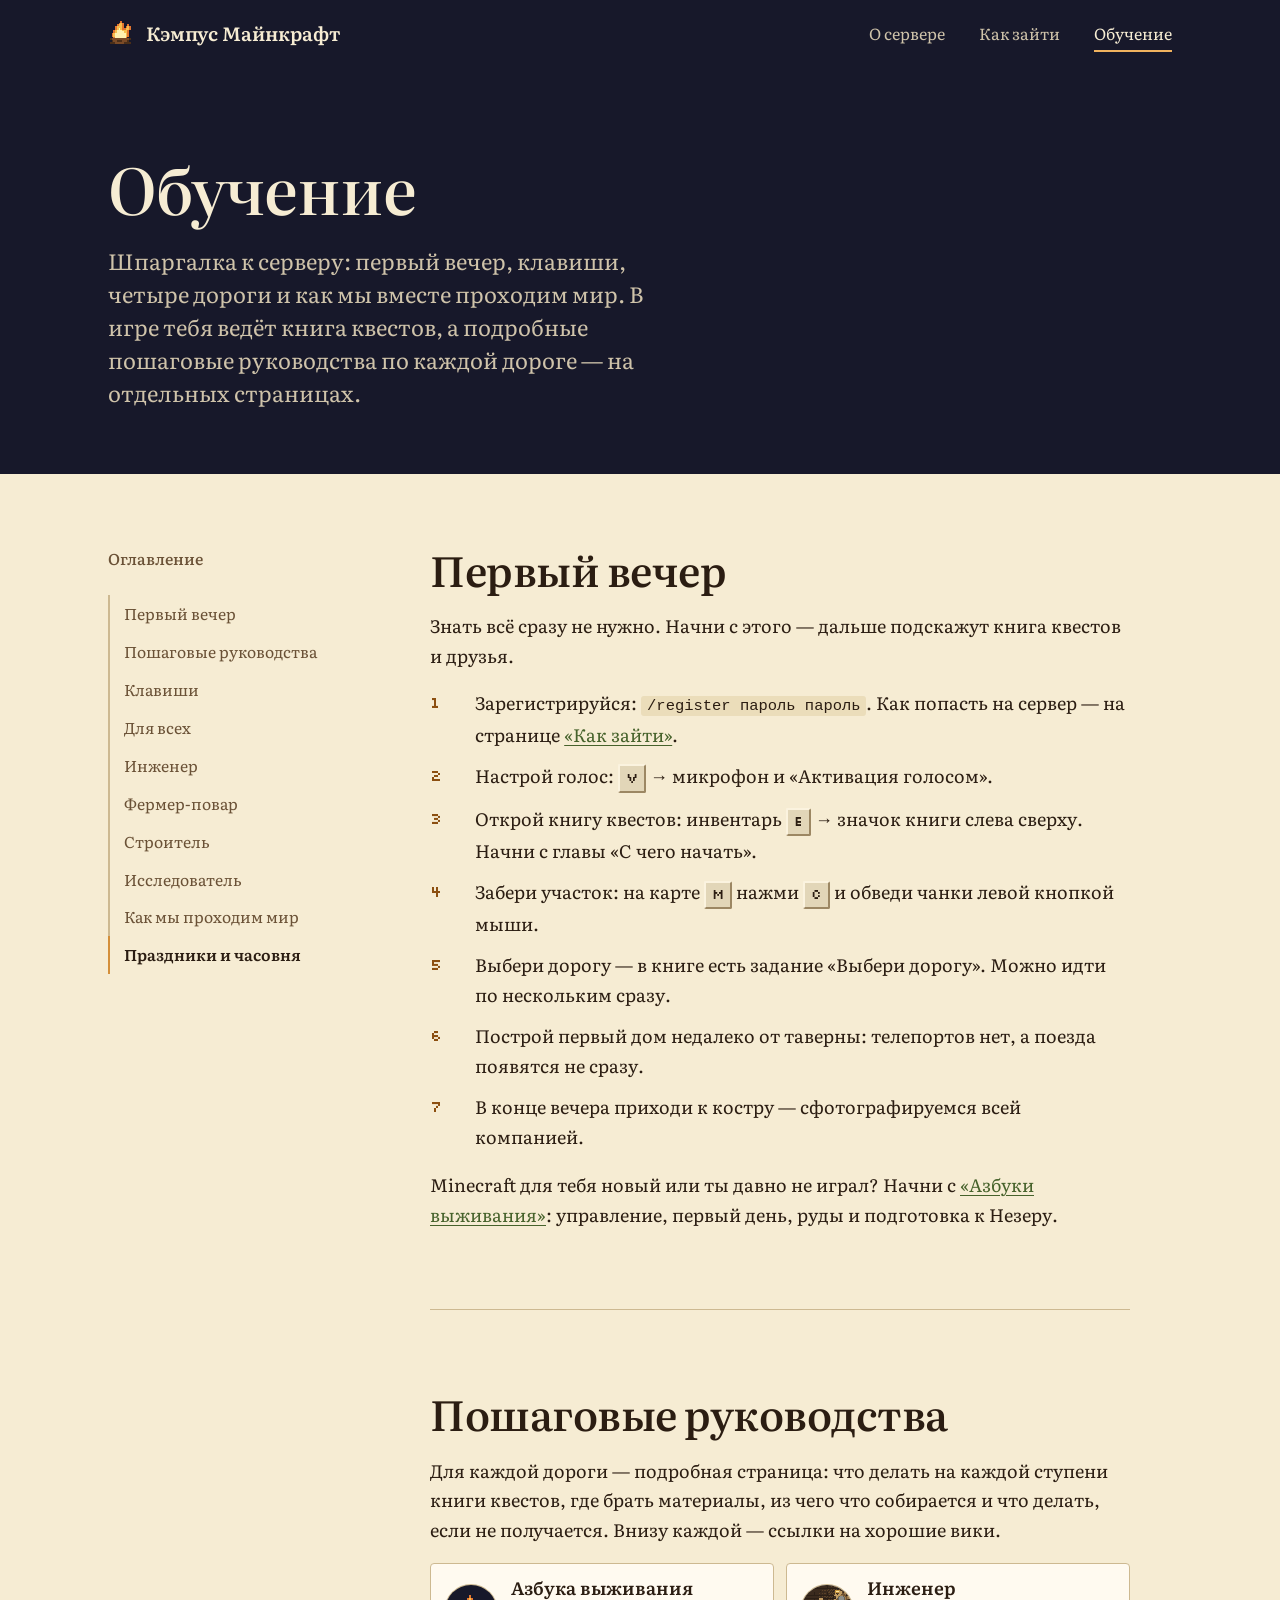
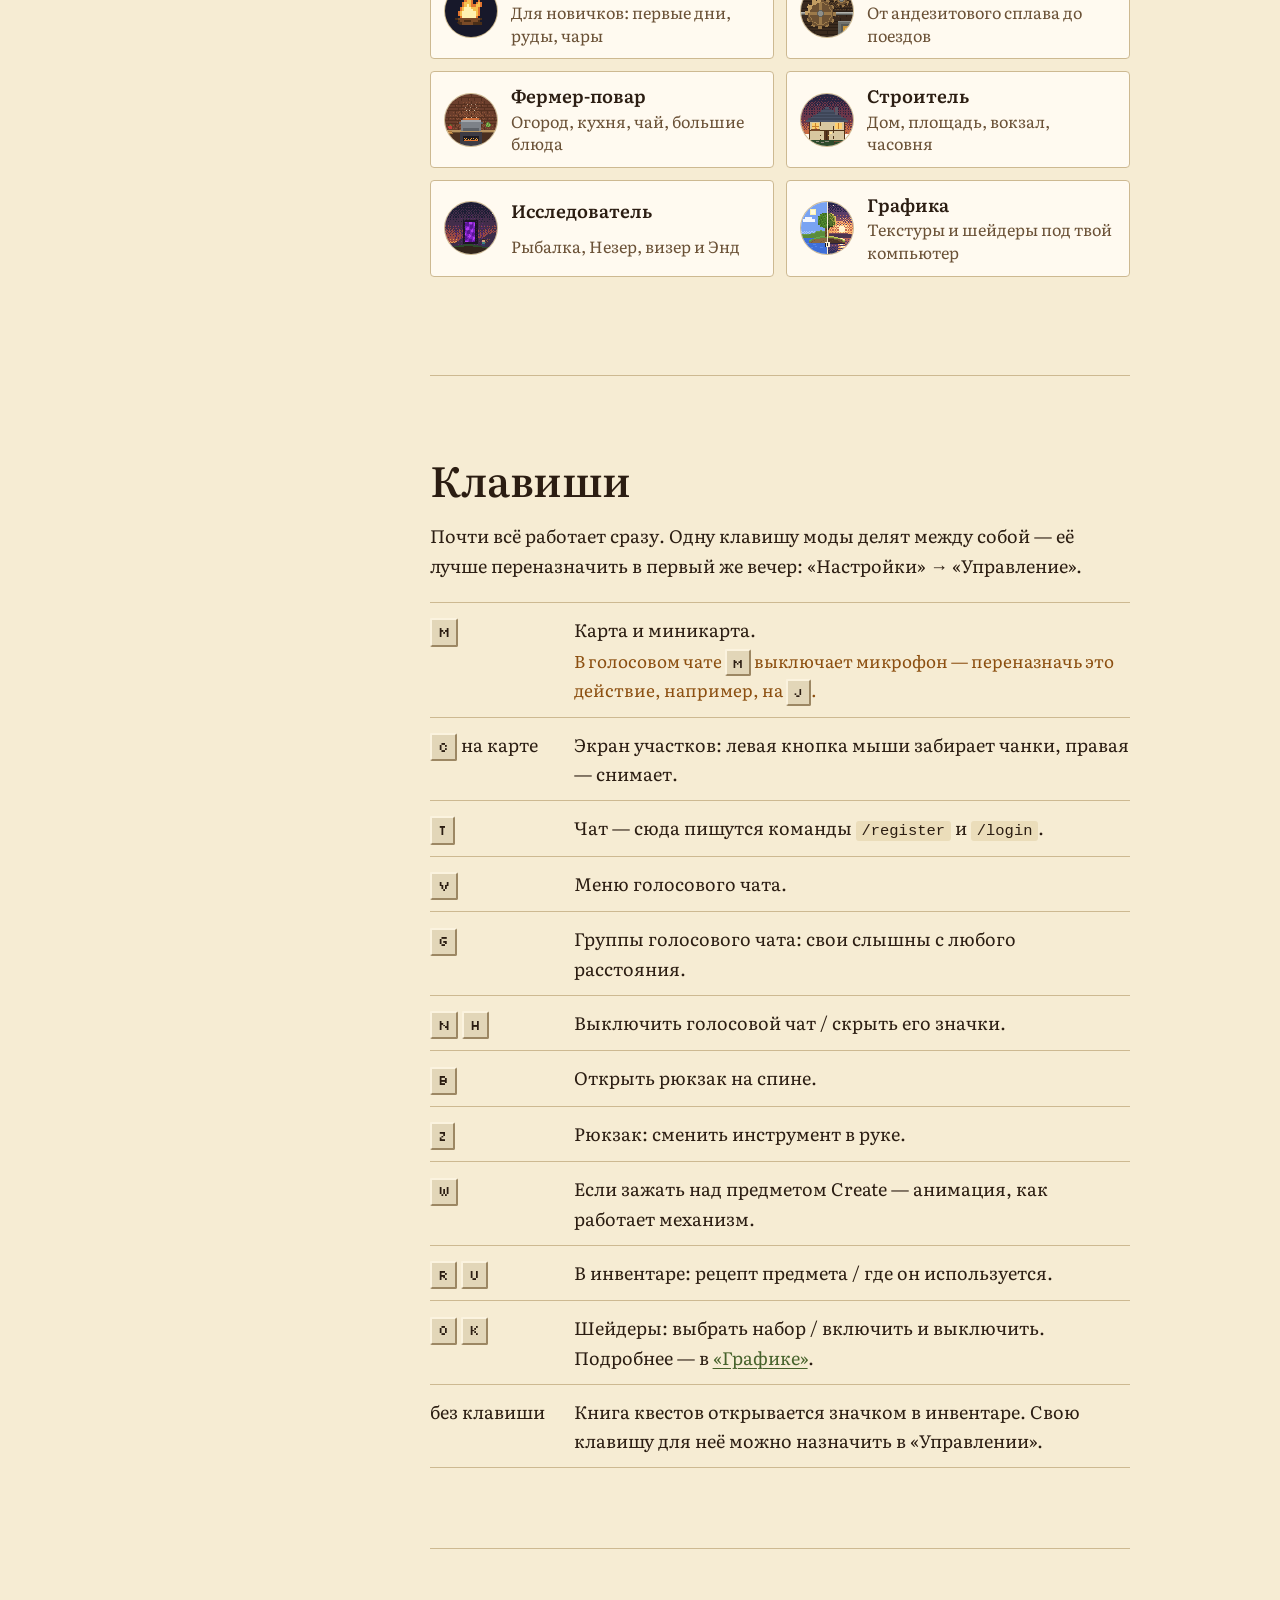
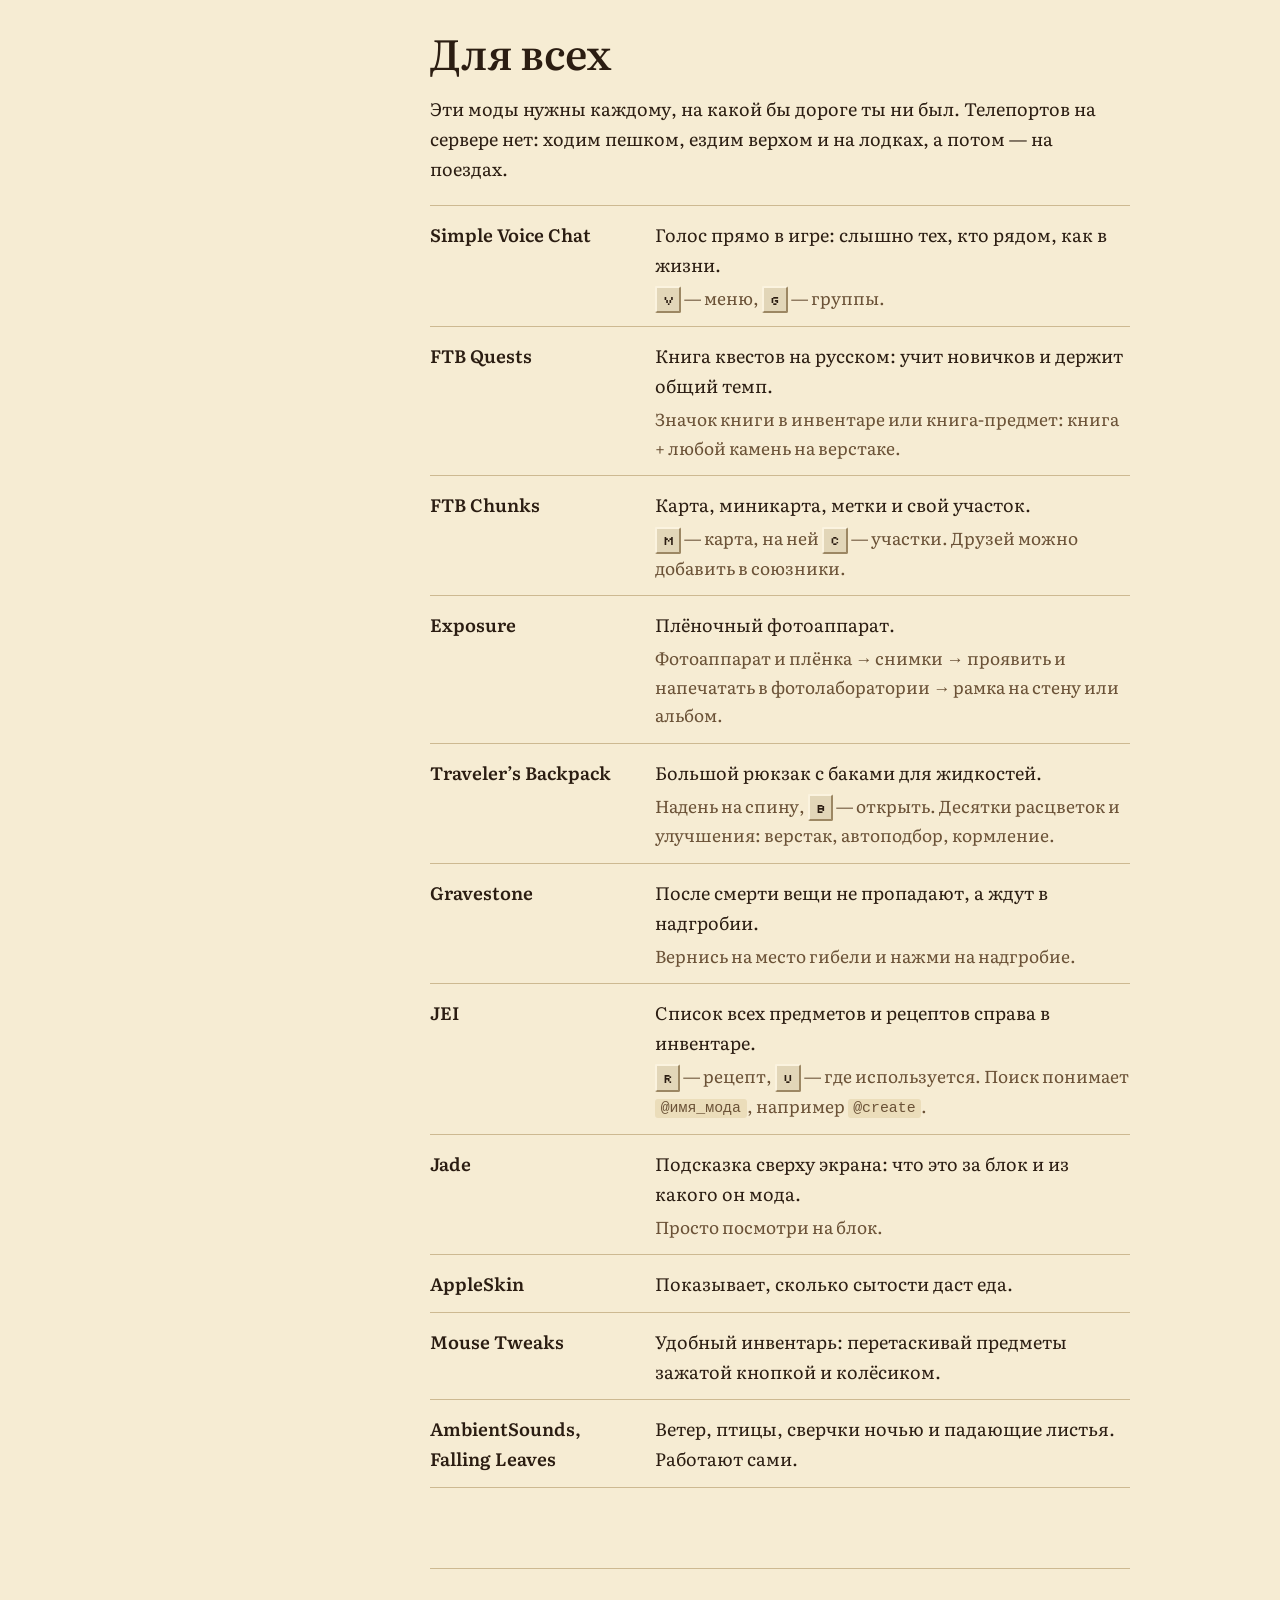
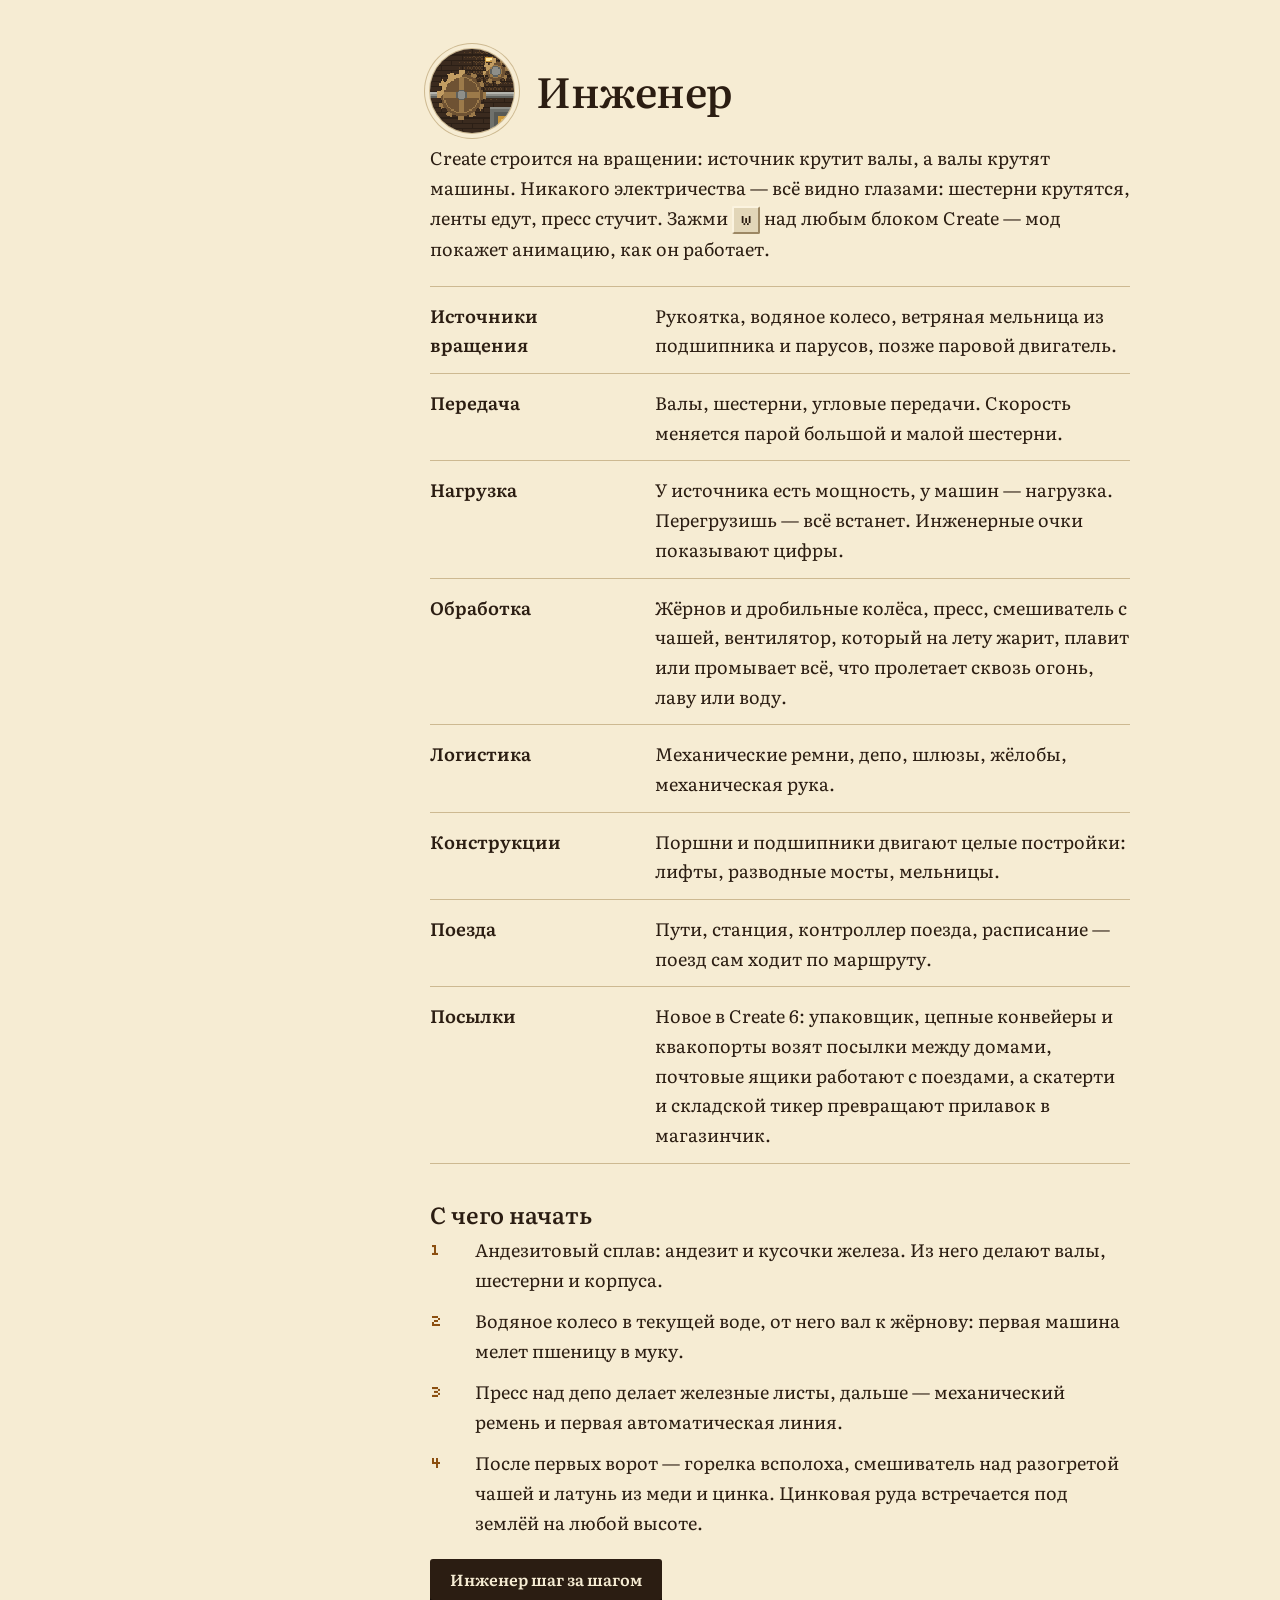
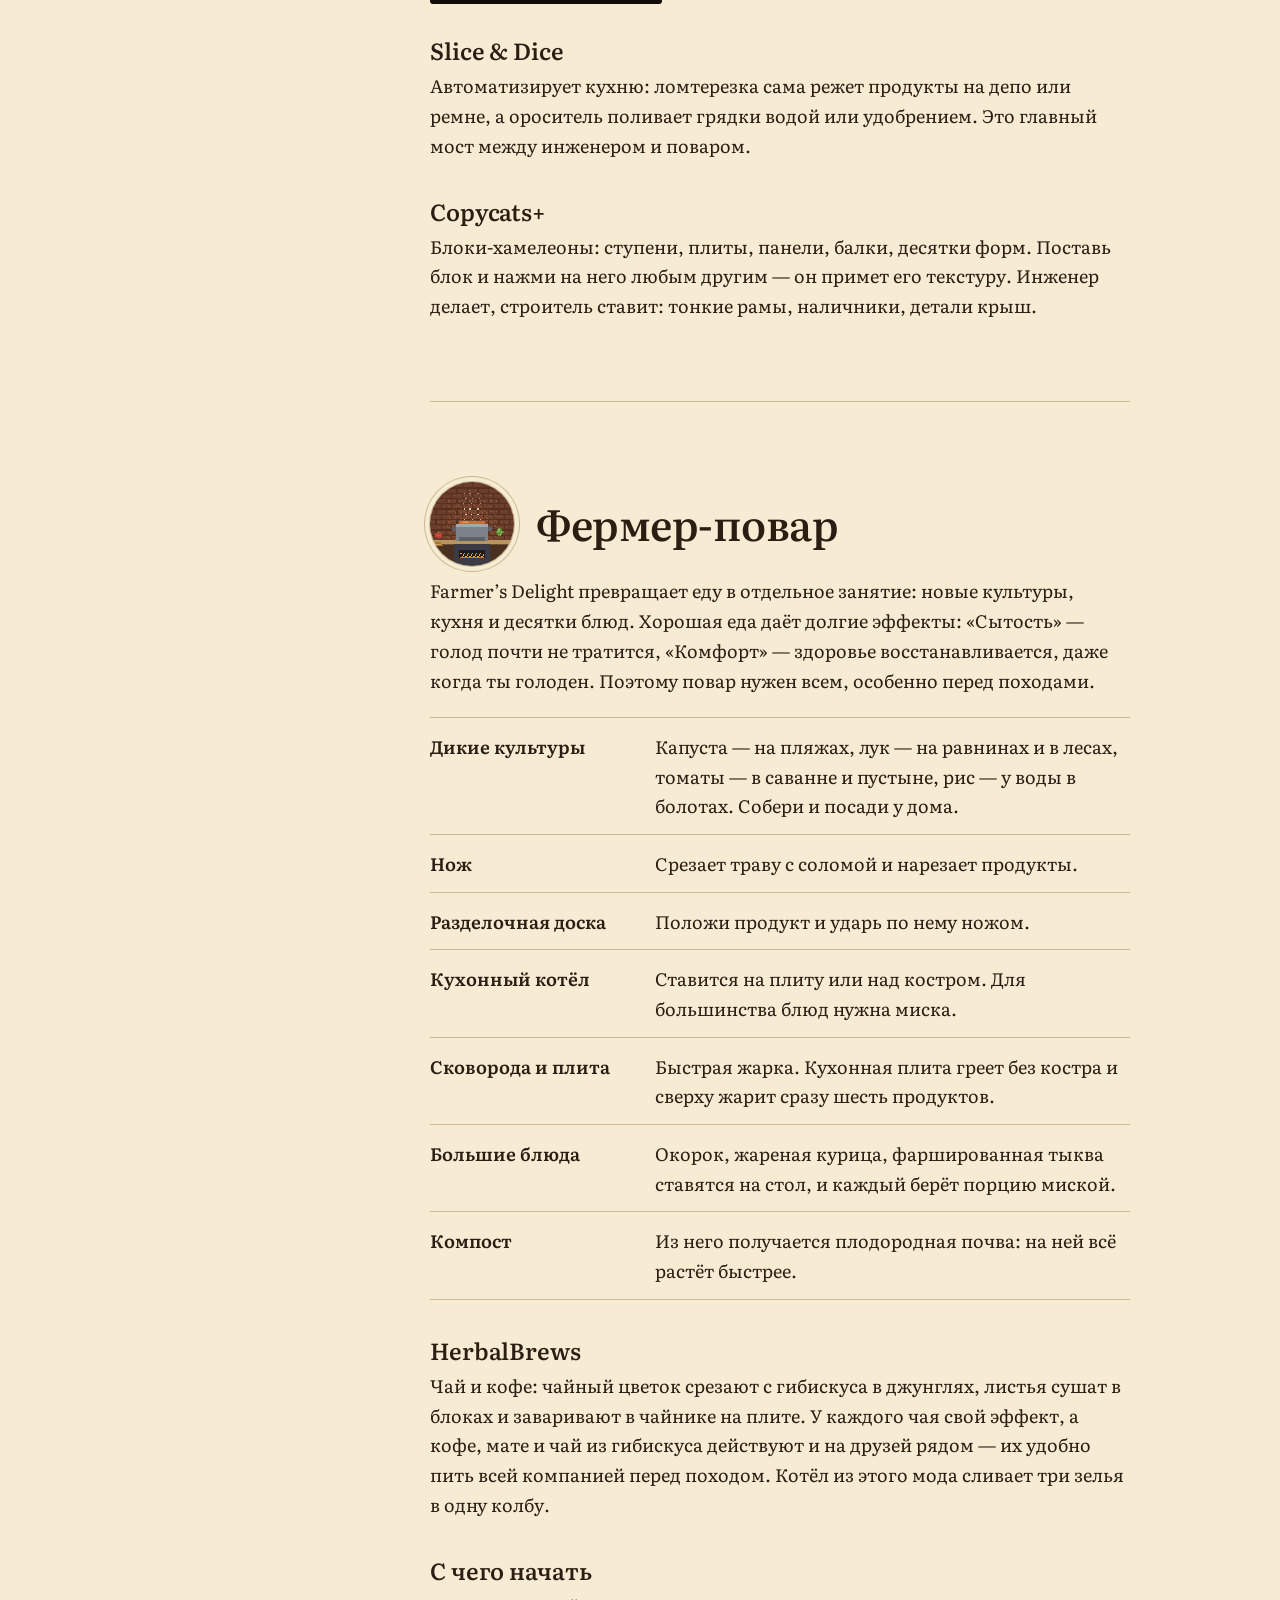
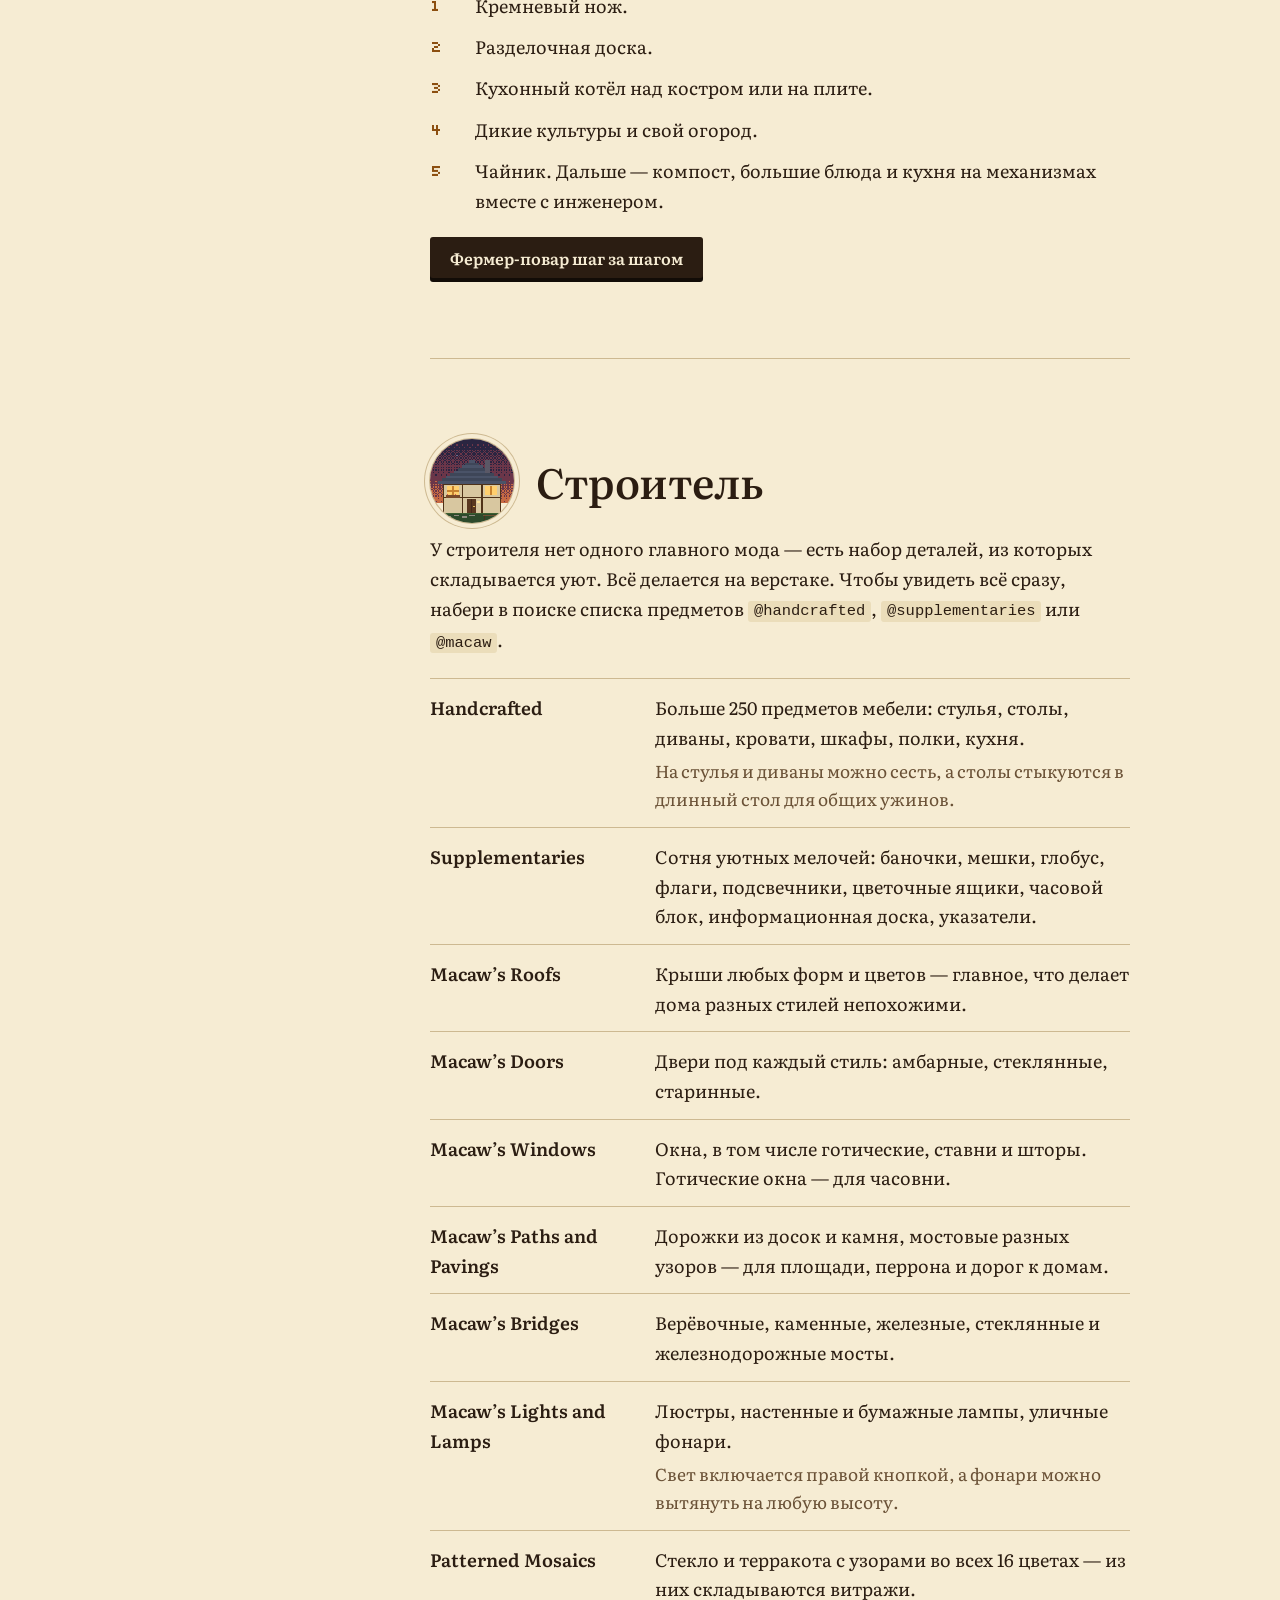
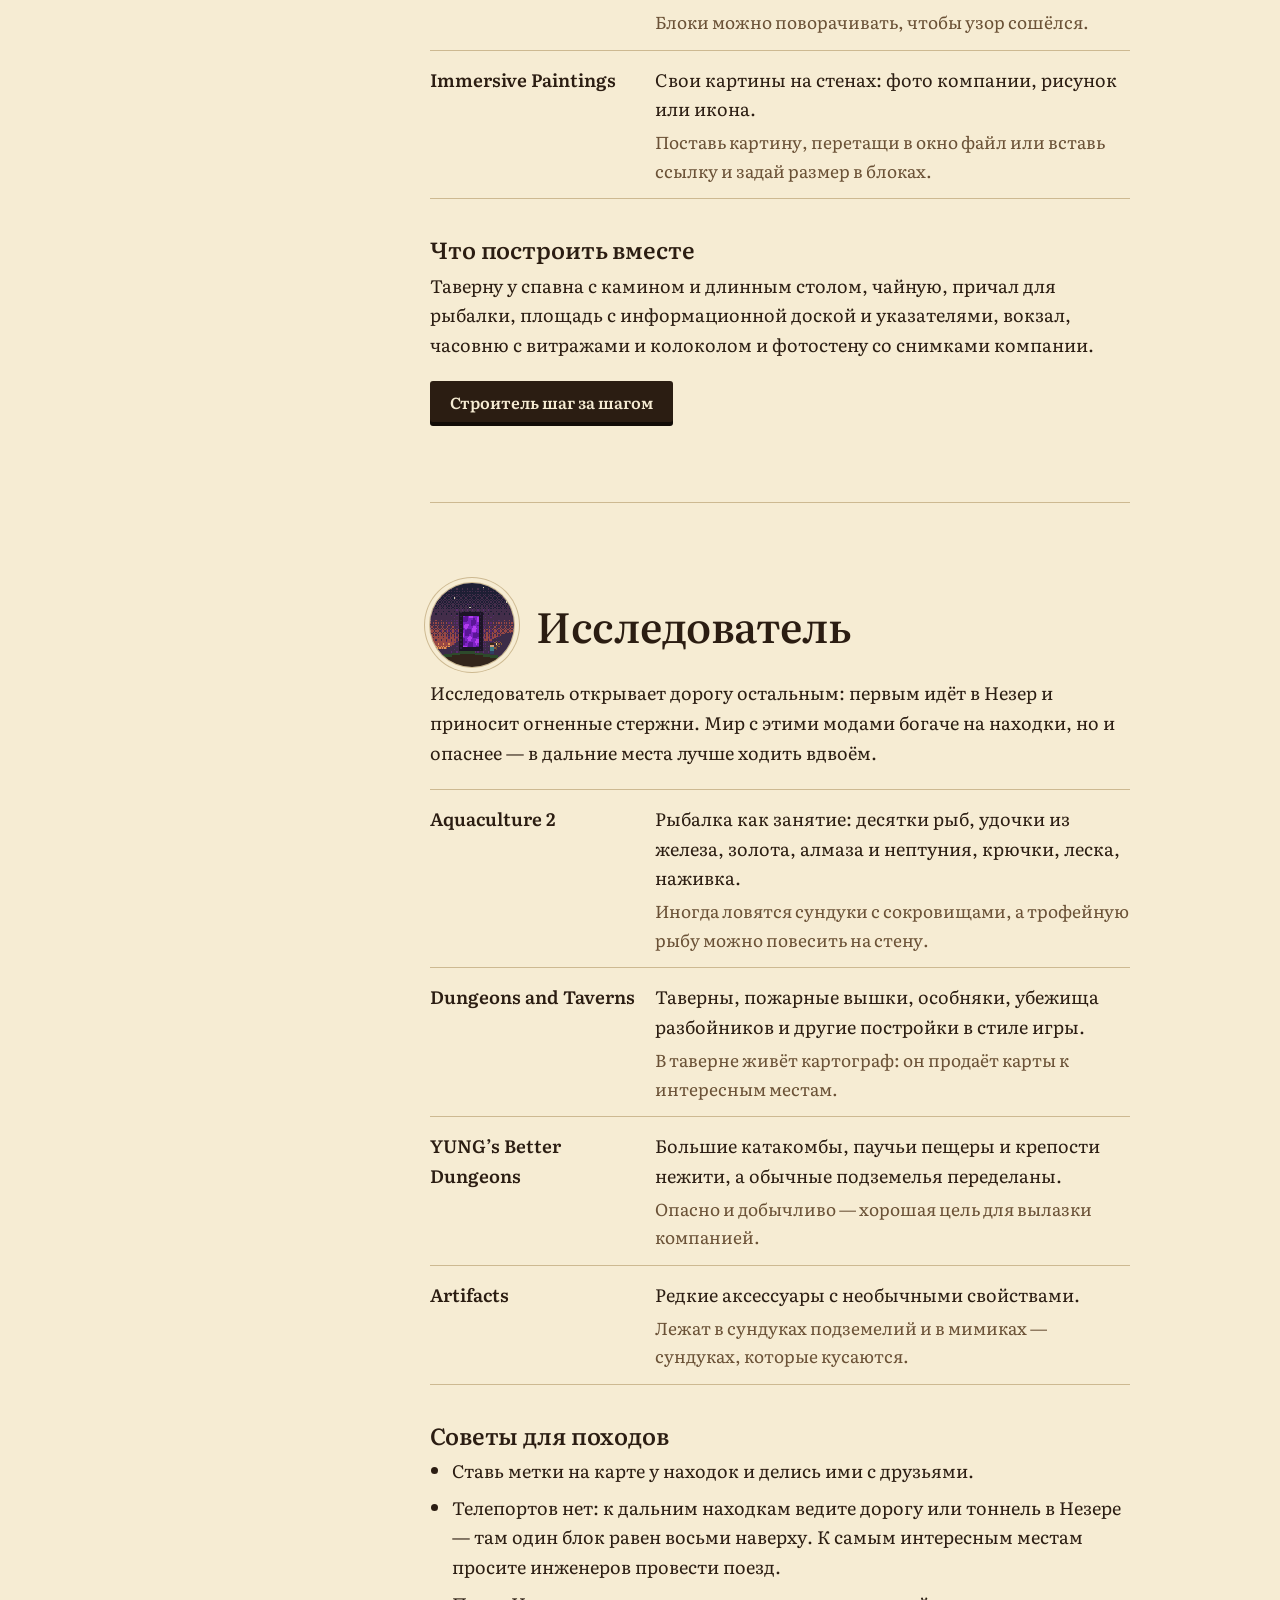
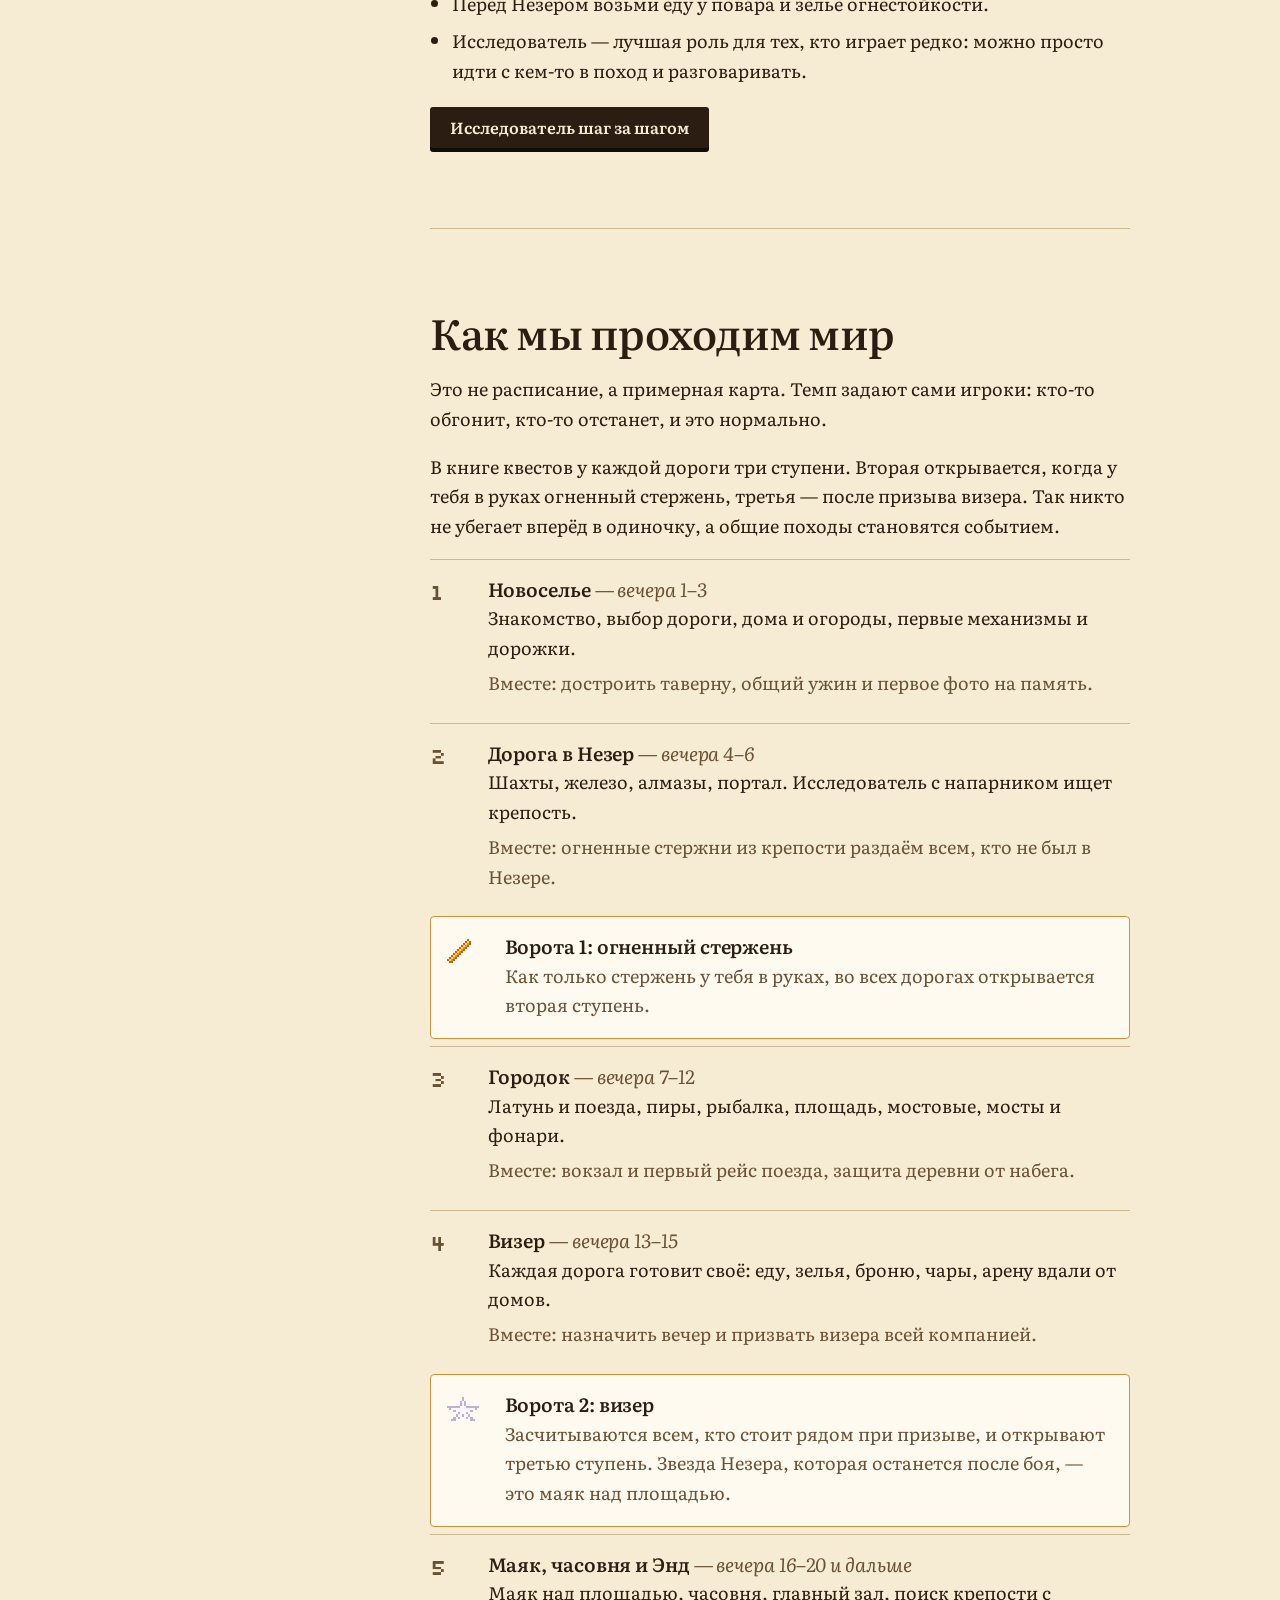
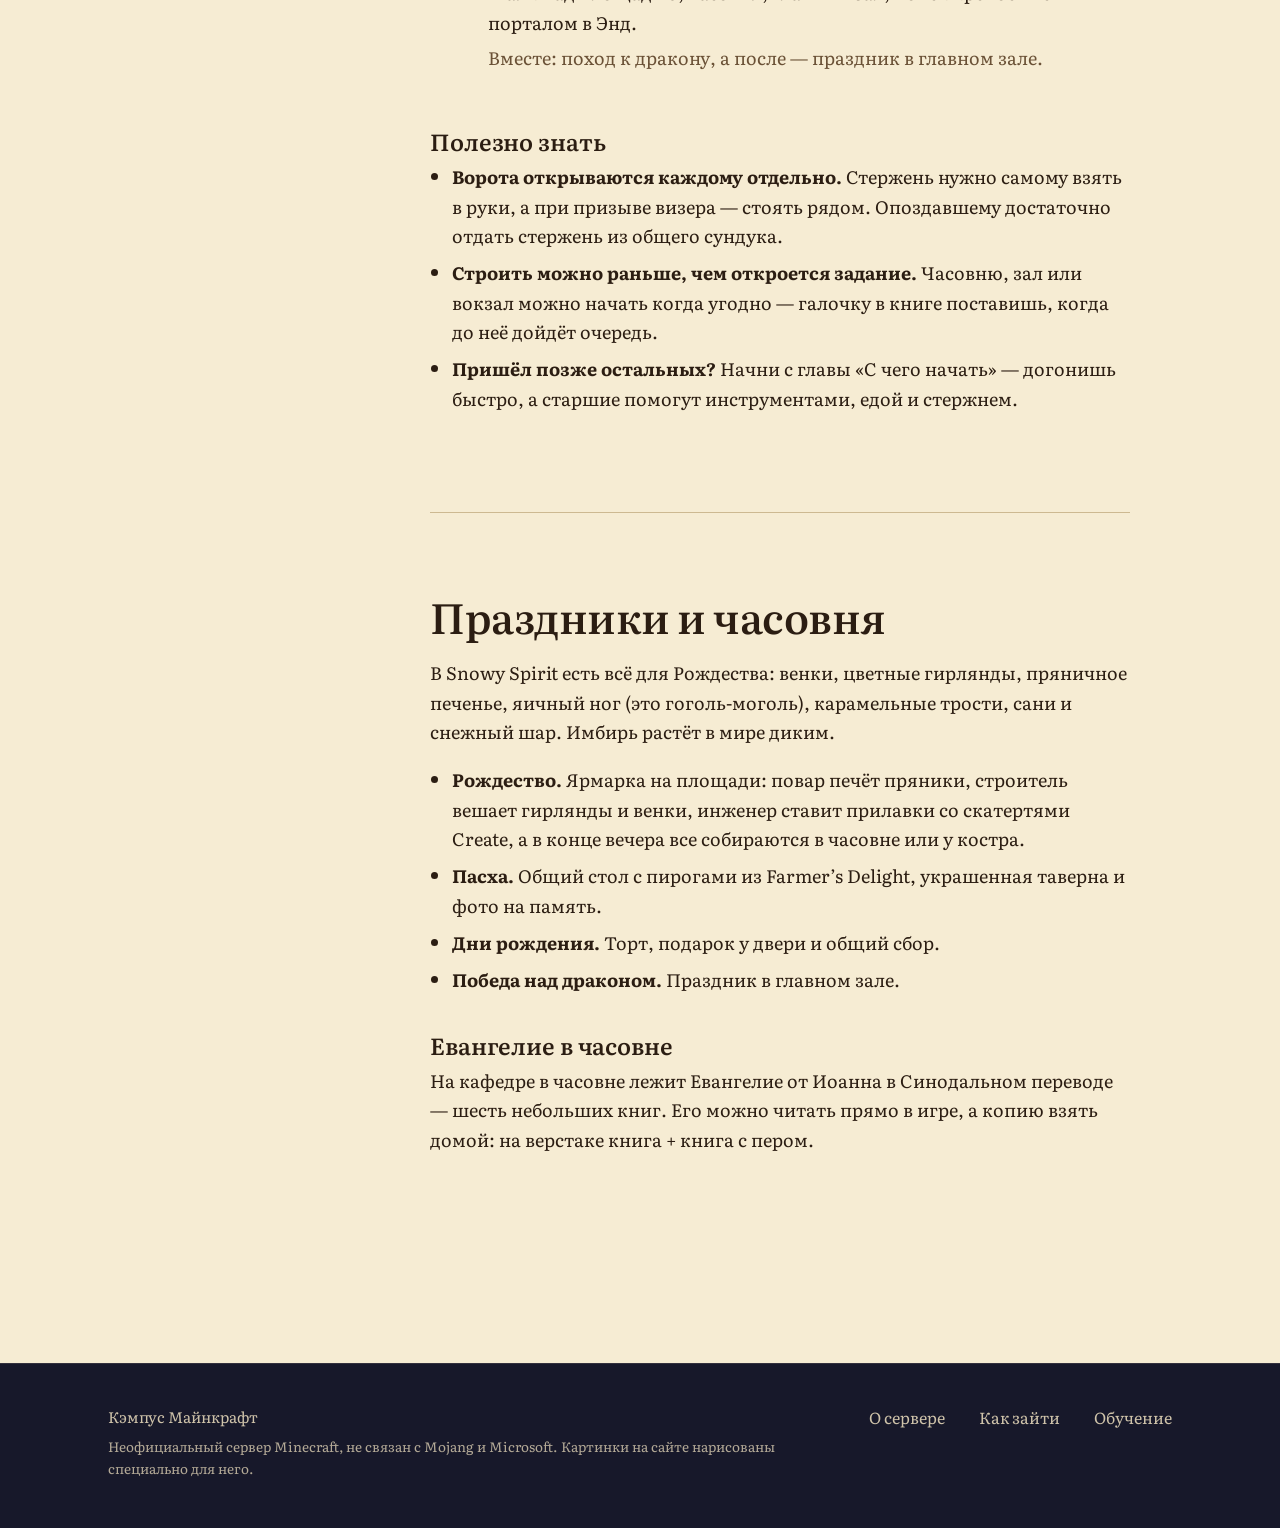
<file: guide.html>
<!doctype html>
<html lang="ru">
<head>
  <meta charset="utf-8">
  <meta name="viewport" content="width=device-width, initial-scale=1">
  <title>Обучение — Наш сервер</title>
  <meta name="description" content="Шпаргалка к серверу: первый вечер, клавиши, четыре дороги, моды и как мы вместе проходим мир.">
  <meta property="og:type" content="website">
  <meta property="og:title" content="Обучение — как освоиться на сервере">
  <meta property="og:description" content="Первый вечер, клавиши, четыре дороги и как мы вместе проходим мир.">
  <meta property="og:image" content="https://campuscraft.duckdns.org/img/og.png">
  <meta name="theme-color" content="#17182a">
  <link rel="icon" type="image/png" href="img/favicon-32.png">
  <link rel="apple-touch-icon" href="img/apple-touch-icon.png">
  <link rel="preload" href="fonts/literata-cyrillic-opsz-normal.woff2" as="font" type="font/woff2" crossorigin>
  <link rel="stylesheet" href="css/style.css">
</head>
<body>
  <a class="skip" href="#main">К содержанию</a>

  <header class="site-header">
    <div class="site-header__inner">
      <a class="brand" href="index.html"><img class="pixel" src="img/favicon-32.png" alt="" width="28" height="28"><span data-config="name">Наш сервер</span></a>
      <nav class="nav" aria-label="Разделы сайта">
        <a href="index.html">О сервере</a>
        <a href="join.html">Как зайти</a>
        <a href="guide.html" aria-current="page">Обучение</a>
      </nav>
    </div>
  </header>

  <main id="main">
    <section class="page-head">
      <div class="wrap">
        <h1>Обучение</h1>
        <p class="lede">Шпаргалка к серверу: первый вечер, клавиши, четыре дороги и как мы вместе проходим мир. В игре тебя ведёт книга квестов, а подробные пошаговые руководства по каждой дороге — на отдельных страницах.</p>
      </div>
    </section>

    <div class="wrap guide-layout">
      <nav aria-label="Оглавление">
        <details class="toc" open>
          <summary>Оглавление</summary>
          <ol>
            <li><a href="#first">Первый вечер</a></li>
            <li><a href="#guides">Пошаговые руководства</a></li>
            <li><a href="#keys">Клавиши</a></li>
            <li><a href="#common">Для всех</a></li>
            <li><a href="#engineer">Инженер</a></li>
            <li><a href="#cook">Фермер-повар</a></li>
            <li><a href="#builder">Строитель</a></li>
            <li><a href="#explorer">Исследователь</a></li>
            <li><a href="#plan">Как мы проходим мир</a></li>
            <li><a href="#holidays">Праздники и часовня</a></li>
          </ol>
        </details>
      </nav>

      <article>
        <section class="chapter" id="first" aria-labelledby="first-title">
          <h2 id="first-title">Первый вечер</h2>
          <p>Знать всё сразу не нужно. Начни с этого — дальше подскажут книга квестов и друзья.</p>
          <ol class="start-list">
            <li><span>Зарегистрируйся: <code>/register пароль пароль</code>. Как попасть на сервер — на странице <a href="join.html">«Как зайти»</a>.</span></li>
            <li><span>Настрой голос: <kbd>V</kbd> → микрофон и «Активация голосом».</span></li>
            <li><span>Открой книгу квестов: инвентарь <kbd>E</kbd> → значок книги слева сверху. Начни с главы «С чего начать».</span></li>
            <li><span>Забери участок: на карте <kbd>M</kbd> нажми <kbd>C</kbd> и обведи чанки левой кнопкой мыши.</span></li>
            <li><span>Выбери дорогу — в книге есть задание «Выбери дорогу». Можно идти по нескольким сразу.</span></li>
            <li><span>Построй первый дом недалеко от таверны: телепортов нет, а поезда появятся не сразу.</span></li>
            <li><span>В конце вечера приходи к костру — сфотографируемся всей компанией.</span></li>
          </ol>
          <p>Minecraft для тебя новый или ты давно не играл? Начни с <a href="basics.html">«Азбуки выживания»</a>: управление, первый день, руды и подготовка к Незеру.</p>
        </section>

        <section class="chapter" id="guides" aria-labelledby="guides-title">
          <h2 id="guides-title">Пошаговые руководства</h2>
          <p>Для каждой дороги — подробная страница: что делать на каждой ступени книги квестов, где брать материалы, из чего что собирается и что делать, если не получается. Внизу каждой — ссылки на хорошие вики.</p>
          <ul class="guides">
            <li><a href="basics.html"><img class="pixel night-icon" src="img/favicon-32.png" alt="" width="52" height="52"><b>Азбука выживания</b><span>Для новичков: первые дни, руды, чары</span></a></li>
            <li><a href="engineer.html"><img class="pixel" src="img/road-engineer.png" alt="" width="52" height="52"><b>Инженер</b><span>От андезитового сплава до поездов</span></a></li>
            <li><a href="cook.html"><img class="pixel" src="img/road-cook.png" alt="" width="52" height="52"><b>Фермер-повар</b><span>Огород, кухня, чай, большие блюда</span></a></li>
            <li><a href="builder.html"><img class="pixel" src="img/road-builder.png" alt="" width="52" height="52"><b>Строитель</b><span>Дом, площадь, вокзал, часовня</span></a></li>
            <li><a href="explorer.html"><img class="pixel" src="img/road-explorer.png" alt="" width="52" height="52"><b>Исследователь</b><span>Рыбалка, Незер, визер и Энд</span></a></li>
            <li><a href="graphics.html"><img class="pixel" src="img/graphics.png" alt="" width="52" height="52"><b>Графика</b><span>Текстуры и шейдеры под твой компьютер</span></a></li>
          </ul>
        </section>

        <section class="chapter" id="keys" aria-labelledby="keys-title">
          <h2 id="keys-title">Клавиши</h2>
          <p>Почти всё работает сразу. Одну клавишу моды делят между собой — её лучше переназначить в первый же вечер: «Настройки» → «Управление».</p>
          <dl class="keys">
            <div><dt><kbd>M</kbd></dt><dd>Карта и миникарта.<span class="warn">В голосовом чате <kbd>M</kbd> выключает микрофон — переназначь это действие, например, на <kbd>J</kbd>.</span></dd></div>
            <div><dt><kbd>C</kbd> на карте</dt><dd>Экран участков: левая кнопка мыши забирает чанки, правая — снимает.</dd></div>
            <div><dt><kbd>T</kbd></dt><dd>Чат — сюда пишутся команды <code>/register</code> и <code>/login</code>.</dd></div>
            <div><dt><kbd>V</kbd></dt><dd>Меню голосового чата.</dd></div>
            <div><dt><kbd>G</kbd></dt><dd>Группы голосового чата: свои слышны с любого расстояния.</dd></div>
            <div><dt><kbd>N</kbd> <kbd>H</kbd></dt><dd>Выключить голосовой чат / скрыть его значки.</dd></div>
            <div><dt><kbd>B</kbd></dt><dd>Открыть рюкзак на спине.</dd></div>
            <div><dt><kbd>Z</kbd></dt><dd>Рюкзак: сменить инструмент в руке.</dd></div>
            <div><dt><kbd>W</kbd></dt><dd>Если зажать над предметом Create — анимация, как работает механизм.</dd></div>
            <div><dt><kbd>R</kbd> <kbd>U</kbd></dt><dd>В инвентаре: рецепт предмета / где он используется.</dd></div>
            <div><dt><kbd>O</kbd> <kbd>K</kbd></dt><dd>Шейдеры: выбрать набор / включить и выключить. Подробнее — в <a href="graphics.html">«Графике»</a>.</dd></div>
            <div><dt>без клавиши</dt><dd>Книга квестов открывается значком в инвентаре. Свою клавишу для неё можно назначить в «Управлении».</dd></div>
          </dl>
        </section>

        <section class="chapter" id="common" aria-labelledby="common-title">
          <h2 id="common-title">Для всех</h2>
          <p>Эти моды нужны каждому, на какой бы дороге ты ни был. Телепортов на сервере нет: ходим пешком, ездим верхом и на лодках, а потом — на поездах.</p>
          <dl class="mods">
            <div><dt>Simple Voice Chat</dt><dd><p>Голос прямо в игре: слышно тех, кто рядом, как в жизни.</p><p><kbd>V</kbd> — меню, <kbd>G</kbd> — группы.</p></dd></div>
            <div><dt>FTB Quests</dt><dd><p>Книга квестов на русском: учит новичков и держит общий темп.</p><p>Значок книги в инвентаре или книга-предмет: книга + любой камень на верстаке.</p></dd></div>
            <div><dt>FTB Chunks</dt><dd><p>Карта, миникарта, метки и свой участок.</p><p><kbd>M</kbd> — карта, на ней <kbd>C</kbd> — участки. Друзей можно добавить в союзники.</p></dd></div>
            <div><dt>Exposure</dt><dd><p>Плёночный фотоаппарат.</p><p>Фотоаппарат и плёнка → снимки → проявить и напечатать в фотолаборатории → рамка на стену или альбом.</p></dd></div>
            <div><dt>Traveler’s Backpack</dt><dd><p>Большой рюкзак с баками для жидкостей.</p><p>Надень на спину, <kbd>B</kbd> — открыть. Десятки расцветок и улучшения: верстак, автоподбор, кормление.</p></dd></div>
            <div><dt>Gravestone</dt><dd><p>После смерти вещи не пропадают, а ждут в надгробии.</p><p>Вернись на место гибели и нажми на надгробие.</p></dd></div>
            <div><dt>JEI</dt><dd><p>Список всех предметов и рецептов справа в инвентаре.</p><p><kbd>R</kbd> — рецепт, <kbd>U</kbd> — где используется. Поиск понимает <code>@имя_мода</code>, например <code>@create</code>.</p></dd></div>
            <div><dt>Jade</dt><dd><p>Подсказка сверху экрана: что это за блок и из какого он мода.</p><p>Просто посмотри на блок.</p></dd></div>
            <div><dt>AppleSkin</dt><dd><p>Показывает, сколько сытости даст еда.</p></dd></div>
            <div><dt>Mouse Tweaks</dt><dd><p>Удобный инвентарь: перетаскивай предметы зажатой кнопкой и колёсиком.</p></dd></div>
            <div><dt>AmbientSounds, Falling Leaves</dt><dd><p>Ветер, птицы, сверчки ночью и падающие листья. Работают сами.</p></dd></div>
          </dl>
        </section>

        <section class="chapter" id="engineer" aria-labelledby="engineer-title">
          <div class="chapter-head"><img class="pixel" src="img/road-engineer.png" alt="" width="84" height="84"><h2 id="engineer-title">Инженер</h2></div>
          <p>Create строится на вращении: источник крутит валы, а валы крутят машины. Никакого электричества — всё видно глазами: шестерни крутятся, ленты едут, пресс стучит. Зажми <kbd>W</kbd> над любым блоком Create — мод покажет анимацию, как он работает.</p>
          <dl class="mods">
            <div><dt>Источники вращения</dt><dd><p>Рукоятка, водяное колесо, ветряная мельница из подшипника и парусов, позже паровой двигатель.</p></dd></div>
            <div><dt>Передача</dt><dd><p>Валы, шестерни, угловые передачи. Скорость меняется парой большой и малой шестерни.</p></dd></div>
            <div><dt>Нагрузка</dt><dd><p>У источника есть мощность, у машин — нагрузка. Перегрузишь — всё встанет. Инженерные очки показывают цифры.</p></dd></div>
            <div><dt>Обработка</dt><dd><p>Жёрнов и дробильные колёса, пресс, смешиватель с чашей, вентилятор, который на лету жарит, плавит или промывает всё, что пролетает сквозь огонь, лаву или воду.</p></dd></div>
            <div><dt>Логистика</dt><dd><p>Механические ремни, депо, шлюзы, жёлобы, механическая рука.</p></dd></div>
            <div><dt>Конструкции</dt><dd><p>Поршни и подшипники двигают целые постройки: лифты, разводные мосты, мельницы.</p></dd></div>
            <div><dt>Поезда</dt><dd><p>Пути, станция, контроллер поезда, расписание — поезд сам ходит по маршруту.</p></dd></div>
            <div><dt>Посылки</dt><dd><p>Новое в Create 6: упаковщик, цепные конвейеры и квакопорты возят посылки между домами, почтовые ящики работают с поездами, а скатерти и складской тикер превращают прилавок в магазинчик.</p></dd></div>
          </dl>
          <h3>С чего начать</h3>
          <ol class="start-list">
            <li><span>Андезитовый сплав: андезит и кусочки железа. Из него делают валы, шестерни и корпуса.</span></li>
            <li><span>Водяное колесо в текущей воде, от него вал к жёрнову: первая машина мелет пшеницу в муку.</span></li>
            <li><span>Пресс над депо делает железные листы, дальше — механический ремень и первая автоматическая линия.</span></li>
            <li><span>После первых ворот — горелка всполоха, смешиватель над разогретой чашей и латунь из меди и цинка. Цинковая руда встречается под землёй на любой высоте.</span></li>
          </ol>
          <p class="more"><a class="btn btn--ink" href="engineer.html">Инженер шаг за шагом</a></p>
          <h3>Slice &amp; Dice</h3>
          <p>Автоматизирует кухню: ломтерезка сама режет продукты на депо или ремне, а ороситель поливает грядки водой или удобрением. Это главный мост между инженером и поваром.</p>
          <h3>Copycats+</h3>
          <p>Блоки-хамелеоны: ступени, плиты, панели, балки, десятки форм. Поставь блок и нажми на него любым другим — он примет его текстуру. Инженер делает, строитель ставит: тонкие рамы, наличники, детали крыш.</p>
        </section>

        <section class="chapter" id="cook" aria-labelledby="cook-title">
          <div class="chapter-head"><img class="pixel" src="img/road-cook.png" alt="" width="84" height="84"><h2 id="cook-title">Фермер-повар</h2></div>
          <p>Farmer’s Delight превращает еду в отдельное занятие: новые культуры, кухня и десятки блюд. Хорошая еда даёт долгие эффекты: «Сытость» — голод почти не тратится, «Комфорт» — здоровье восстанавливается, даже когда ты голоден. Поэтому повар нужен всем, особенно перед походами.</p>
          <dl class="mods">
            <div><dt>Дикие культуры</dt><dd><p>Капуста — на пляжах, лук — на равнинах и в лесах, томаты — в саванне и пустыне, рис — у воды в болотах. Собери и посади у дома.</p></dd></div>
            <div><dt>Нож</dt><dd><p>Срезает траву с соломой и нарезает продукты.</p></dd></div>
            <div><dt>Разделочная доска</dt><dd><p>Положи продукт и ударь по нему ножом.</p></dd></div>
            <div><dt>Кухонный котёл</dt><dd><p>Ставится на плиту или над костром. Для большинства блюд нужна миска.</p></dd></div>
            <div><dt>Сковорода и плита</dt><dd><p>Быстрая жарка. Кухонная плита греет без костра и сверху жарит сразу шесть продуктов.</p></dd></div>
            <div><dt>Большие блюда</dt><dd><p>Окорок, жареная курица, фаршированная тыква ставятся на стол, и каждый берёт порцию миской.</p></dd></div>
            <div><dt>Компост</dt><dd><p>Из него получается плодородная почва: на ней всё растёт быстрее.</p></dd></div>
          </dl>
          <h3>HerbalBrews</h3>
          <p>Чай и кофе: чайный цветок срезают с гибискуса в джунглях, листья сушат в блоках и заваривают в чайнике на плите. У каждого чая свой эффект, а кофе, мате и чай из гибискуса действуют и на друзей рядом — их удобно пить всей компанией перед походом. Котёл из этого мода сливает три зелья в одну колбу.</p>
          <h3>С чего начать</h3>
          <ol class="start-list">
            <li><span>Кремневый нож.</span></li>
            <li><span>Разделочная доска.</span></li>
            <li><span>Кухонный котёл над костром или на плите.</span></li>
            <li><span>Дикие культуры и свой огород.</span></li>
            <li><span>Чайник. Дальше — компост, большие блюда и кухня на механизмах вместе с инженером.</span></li>
          </ol>
          <p class="more"><a class="btn btn--ink" href="cook.html">Фермер-повар шаг за шагом</a></p>
        </section>

        <section class="chapter" id="builder" aria-labelledby="builder-title">
          <div class="chapter-head"><img class="pixel" src="img/road-builder.png" alt="" width="84" height="84"><h2 id="builder-title">Строитель</h2></div>
          <p>У строителя нет одного главного мода — есть набор деталей, из которых складывается уют. Всё делается на верстаке. Чтобы увидеть всё сразу, набери в поиске списка предметов <code>@handcrafted</code>, <code>@supplementaries</code> или <code>@macaw</code>.</p>
          <dl class="mods">
            <div><dt>Handcrafted</dt><dd><p>Больше 250 предметов мебели: стулья, столы, диваны, кровати, шкафы, полки, кухня.</p><p>На стулья и диваны можно сесть, а столы стыкуются в длинный стол для общих ужинов.</p></dd></div>
            <div><dt>Supplementaries</dt><dd><p>Сотня уютных мелочей: баночки, мешки, глобус, флаги, подсвечники, цветочные ящики, часовой блок, информационная доска, указатели.</p></dd></div>
            <div><dt>Macaw’s Roofs</dt><dd><p>Крыши любых форм и цветов — главное, что делает дома разных стилей непохожими.</p></dd></div>
            <div><dt>Macaw’s Doors</dt><dd><p>Двери под каждый стиль: амбарные, стеклянные, старинные.</p></dd></div>
            <div><dt>Macaw’s Windows</dt><dd><p>Окна, в том числе готические, ставни и шторы. Готические окна — для часовни.</p></dd></div>
            <div><dt>Macaw’s Paths and Pavings</dt><dd><p>Дорожки из досок и камня, мостовые разных узоров — для площади, перрона и дорог к домам.</p></dd></div>
            <div><dt>Macaw’s Bridges</dt><dd><p>Верёвочные, каменные, железные, стеклянные и железнодорожные мосты.</p></dd></div>
            <div><dt>Macaw’s Lights and Lamps</dt><dd><p>Люстры, настенные и бумажные лампы, уличные фонари.</p><p>Свет включается правой кнопкой, а фонари можно вытянуть на любую высоту.</p></dd></div>
            <div><dt>Patterned Mosaics</dt><dd><p>Стекло и терракота с узорами во всех 16 цветах — из них складываются витражи.</p><p>Блоки можно поворачивать, чтобы узор сошёлся.</p></dd></div>
            <div><dt>Immersive Paintings</dt><dd><p>Свои картины на стенах: фото компании, рисунок или икона.</p><p>Поставь картину, перетащи в окно файл или вставь ссылку и задай размер в блоках.</p></dd></div>
          </dl>
          <h3>Что построить вместе</h3>
          <p>Таверну у спавна с камином и длинным столом, чайную, причал для рыбалки, площадь с информационной доской и указателями, вокзал, часовню с витражами и колоколом и фотостену со снимками компании.</p>
          <p class="more"><a class="btn btn--ink" href="builder.html">Строитель шаг за шагом</a></p>
        </section>

        <section class="chapter" id="explorer" aria-labelledby="explorer-title">
          <div class="chapter-head"><img class="pixel" src="img/road-explorer.png" alt="" width="84" height="84"><h2 id="explorer-title">Исследователь</h2></div>
          <p>Исследователь открывает дорогу остальным: первым идёт в Незер и приносит огненные стержни. Мир с этими модами богаче на находки, но и опаснее — в дальние места лучше ходить вдвоём.</p>
          <dl class="mods">
            <div><dt>Aquaculture 2</dt><dd><p>Рыбалка как занятие: десятки рыб, удочки из железа, золота, алмаза и нептуния, крючки, леска, наживка.</p><p>Иногда ловятся сундуки с сокровищами, а трофейную рыбу можно повесить на стену.</p></dd></div>
            <div><dt>Dungeons and Taverns</dt><dd><p>Таверны, пожарные вышки, особняки, убежища разбойников и другие постройки в стиле игры.</p><p>В таверне живёт картограф: он продаёт карты к интересным местам.</p></dd></div>
            <div><dt>YUNG’s Better Dungeons</dt><dd><p>Большие катакомбы, паучьи пещеры и крепости нежити, а обычные подземелья переделаны.</p><p>Опасно и добычливо — хорошая цель для вылазки компанией.</p></dd></div>
            <div><dt>Artifacts</dt><dd><p>Редкие аксессуары с необычными свойствами.</p><p>Лежат в сундуках подземелий и в мимиках — сундуках, которые кусаются.</p></dd></div>
          </dl>
          <h3>Советы для походов</h3>
          <ul>
            <li>Ставь метки на карте у находок и делись ими с друзьями.</li>
            <li>Телепортов нет: к дальним находкам ведите дорогу или тоннель в Незере — там один блок равен восьми наверху. К самым интересным местам просите инженеров провести поезд.</li>
            <li>Перед Незером возьми еду у повара и зелье огнестойкости.</li>
            <li>Исследователь — лучшая роль для тех, кто играет редко: можно просто идти с кем-то в поход и разговаривать.</li>
          </ul>
          <p class="more"><a class="btn btn--ink" href="explorer.html">Исследователь шаг за шагом</a></p>
        </section>

        <section class="chapter" id="plan" aria-labelledby="plan-title">
          <h2 id="plan-title">Как мы проходим мир</h2>
          <p>Это не расписание, а примерная карта. Темп задают сами игроки: кто-то обгонит, кто-то отстанет, и это нормально.</p>
          <p>В книге квестов у каждой дороги три ступени. Вторая открывается, когда у тебя в руках огненный стержень, третья — после призыва визера. Так никто не убегает вперёд в одиночку, а общие походы становятся событием.</p>
          <ol class="stages">
            <li class="stage"><div><h3>Новоселье <span class="stage__when">— вечера 1–3</span></h3><p>Знакомство, выбор дороги, дома и огороды, первые механизмы и дорожки.</p><p class="together">Вместе: достроить таверну, общий ужин и первое фото на память.</p></div></li>
            <li class="stage"><div><h3>Дорога в Незер <span class="stage__when">— вечера 4–6</span></h3><p>Шахты, железо, алмазы, портал. Исследователь с напарником ищет крепость.</p><p class="together">Вместе: огненные стержни из крепости раздаём всем, кто не был в Незере.</p></div></li>
            <li class="gate"><img class="pixel" src="img/gate-rod.png" alt="" width="64" height="48"><div><h3>Ворота 1: огненный стержень</h3><p>Как только стержень у тебя в руках, во всех дорогах открывается вторая ступень.</p></div></li>
            <li class="stage"><div><h3>Городок <span class="stage__when">— вечера 7–12</span></h3><p>Латунь и поезда, пиры, рыбалка, площадь, мостовые, мосты и фонари.</p><p class="together">Вместе: вокзал и первый рейс поезда, защита деревни от набега.</p></div></li>
            <li class="stage"><div><h3>Визер <span class="stage__when">— вечера 13–15</span></h3><p>Каждая дорога готовит своё: еду, зелья, броню, чары, арену вдали от домов.</p><p class="together">Вместе: назначить вечер и призвать визера всей компанией.</p></div></li>
            <li class="gate"><img class="pixel" src="img/gate-star.png" alt="" width="60" height="44"><div><h3>Ворота 2: визер</h3><p>Засчитываются всем, кто стоит рядом при призыве, и открывают третью ступень. Звезда Незера, которая останется после боя, — это маяк над площадью.</p></div></li>
            <li class="stage"><div><h3>Маяк, часовня и Энд <span class="stage__when">— вечера 16–20 и дальше</span></h3><p>Маяк над площадью, часовня, главный зал, поиск крепости с порталом в Энд.</p><p class="together">Вместе: поход к дракону, а после — праздник в главном зале.</p></div></li>
          </ol>
          <h3>Полезно знать</h3>
          <ul>
            <li><b>Ворота открываются каждому отдельно.</b> Стержень нужно самому взять в руки, а при призыве визера — стоять рядом. Опоздавшему достаточно отдать стержень из общего сундука.</li>
            <li><b>Строить можно раньше, чем откроется задание.</b> Часовню, зал или вокзал можно начать когда угодно — галочку в книге поставишь, когда до неё дойдёт очередь.</li>
            <li><b>Пришёл позже остальных?</b> Начни с главы «С чего начать» — догонишь быстро, а старшие помогут инструментами, едой и стержнем.</li>
          </ul>
        </section>

        <section class="chapter" id="holidays" aria-labelledby="holidays-title">
          <h2 id="holidays-title">Праздники и часовня</h2>
          <p>В Snowy Spirit есть всё для Рождества: венки, цветные гирлянды, пряничное печенье, яичный ног (это гоголь-моголь), карамельные трости, сани и снежный шар. Имбирь растёт в мире диким.</p>
          <ul>
            <li><b>Рождество.</b> Ярмарка на площади: повар печёт пряники, строитель вешает гирлянды и венки, инженер ставит прилавки со скатертями Create, а в конце вечера все собираются в часовне или у костра.</li>
            <li><b>Пасха.</b> Общий стол с пирогами из Farmer’s Delight, украшенная таверна и фото на память.</li>
            <li><b>Дни рождения.</b> Торт, подарок у двери и общий сбор.</li>
            <li><b>Победа над драконом.</b> Праздник в главном зале.</li>
          </ul>
          <h3>Евангелие в часовне</h3>
          <p>На кафедре в часовне лежит Евангелие от Иоанна в Синодальном переводе — шесть небольших книг. Его можно читать прямо в игре, а копию взять домой: на верстаке книга + книга с пером.</p>
        </section>
      </article>
    </div>
  </main>

  <footer class="site-footer">
    <div class="wrap site-footer__inner">
      <div>
        <span data-config="name">Наш сервер</span>
        <small>Неофициальный сервер Minecraft, не связан с Mojang и Microsoft. Картинки на сайте нарисованы специально для него.</small>
      </div>
      <nav class="nav" aria-label="Разделы сайта в подвале">
        <a href="index.html">О сервере</a>
        <a href="join.html">Как зайти</a>
        <a href="guide.html">Обучение</a>
      </nav>
    </div>
  </footer>

  <script src="js/config.js"></script>
  <script src="js/site.js"></script>
</body>
</html>
</file>
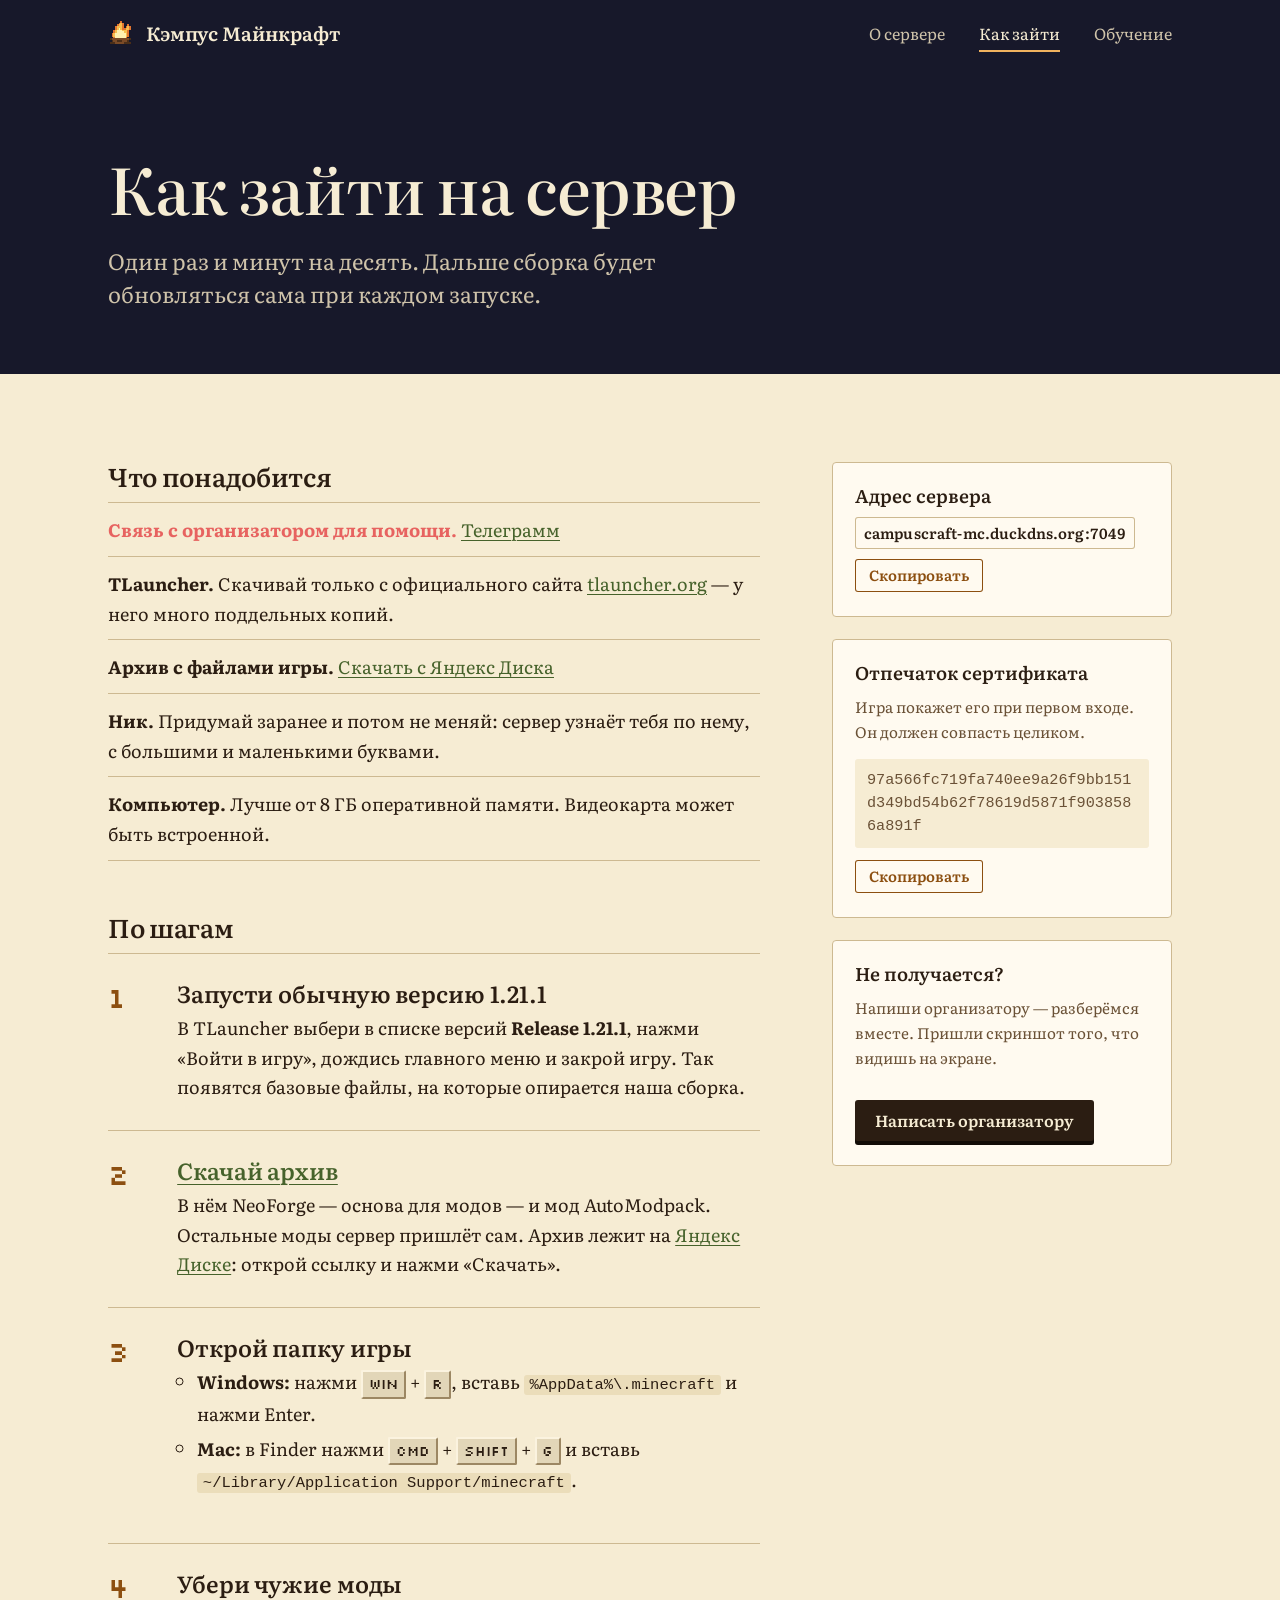
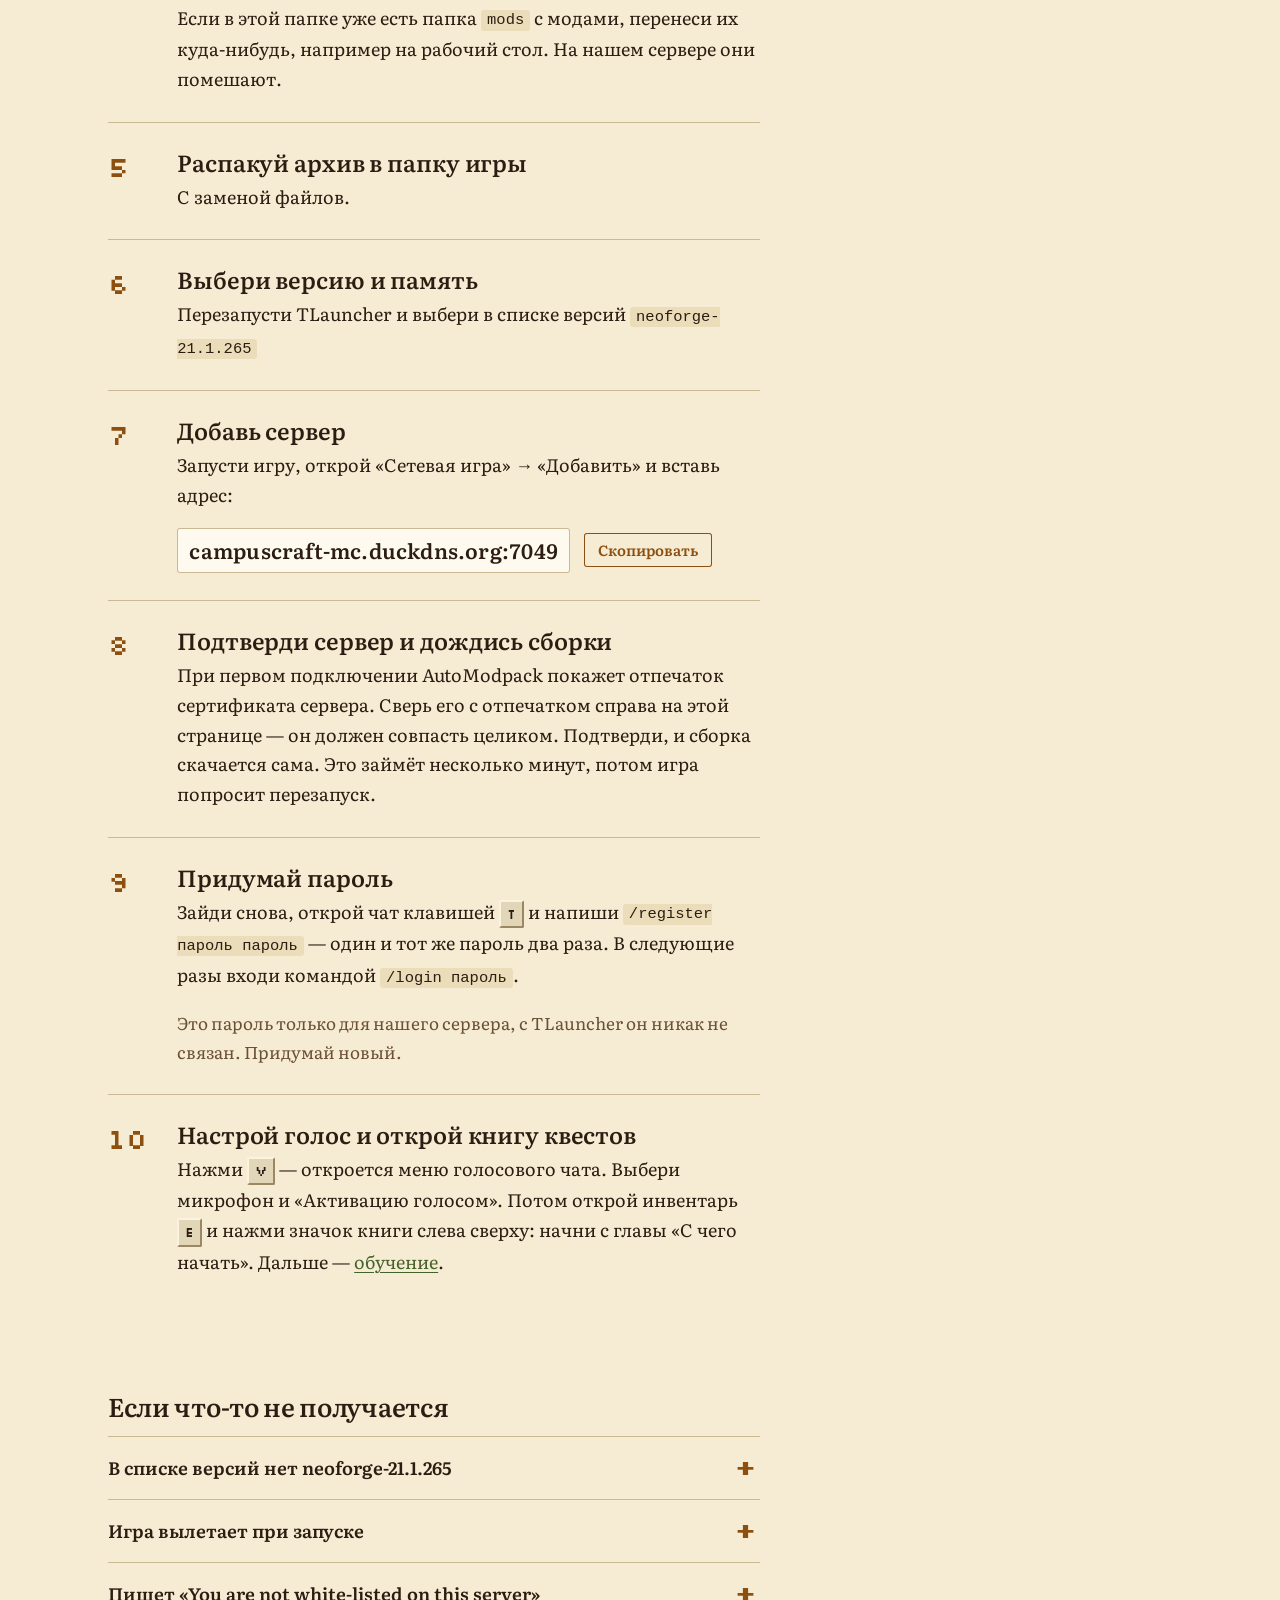
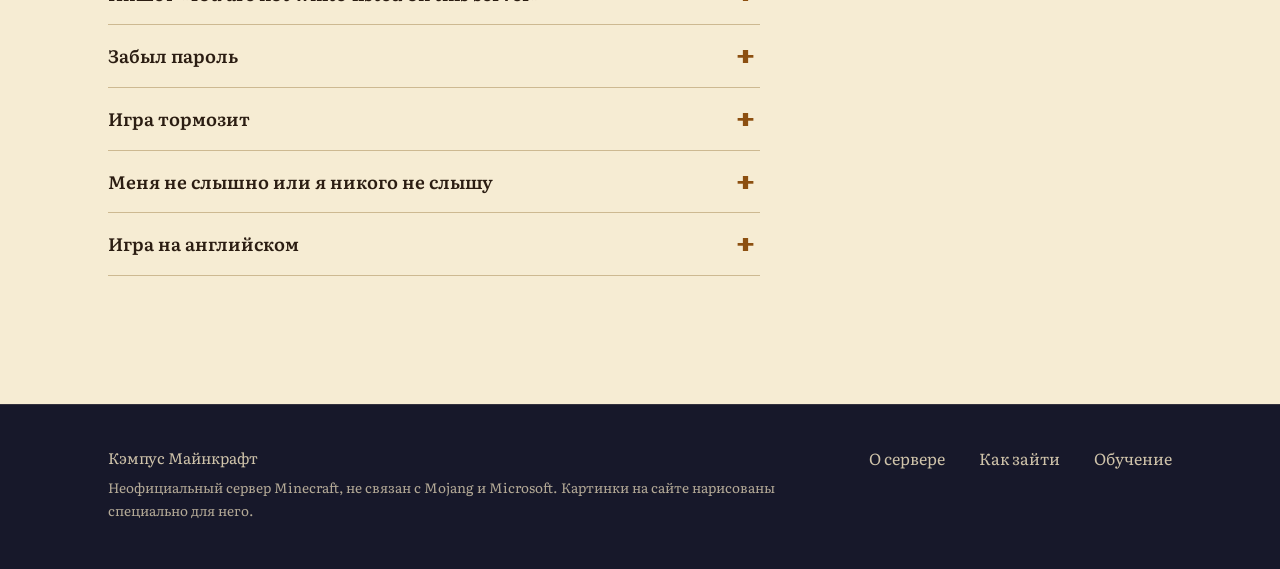
<file: join.html>
<!doctype html>
<html lang="ru">
<head>
    <meta charset="utf-8">
    <meta name="viewport" content="width=device-width, initial-scale=1">
    <title>Как зайти — Наш сервер</title>
    <meta name="description" content="Как зайти на сервер через TLauncher: десять шагов, один раз и минут на десять.">
    <meta property="og:type" content="website">
    <meta property="og:title" content="Как зайти на сервер">
    <meta property="og:description" content="Один раз и минут на десять. Дальше сборка обновляется сама.">
    <meta property="og:image" content="https://campuscraft.duckdns.org/img/og.png">
    <meta name="theme-color" content="#17182a">
    <link rel="icon" type="image/png" href="img/favicon-32.png">
    <link rel="apple-touch-icon" href="img/apple-touch-icon.png">
    <link rel="preload" href="fonts/literata-cyrillic-opsz-normal.woff2" as="font" type="font/woff2" crossorigin>
    <link rel="stylesheet" href="css/style.css">
</head>
<body>
<a class="skip" href="#main">К содержанию</a>

<header class="site-header">
    <div class="site-header__inner">
        <a class="brand" href="index.html"><img class="pixel" src="img/favicon-32.png" alt="" width="28"
                                                height="28"><span data-config="name">Наш сервер</span></a>
        <nav class="nav" aria-label="Разделы сайта">
            <a href="index.html">О сервере</a>
            <a href="join.html" aria-current="page">Как зайти</a>
            <a href="guide.html">Обучение</a>
        </nav>
    </div>
</header>

<main id="main">
    <section class="page-head">
        <div class="wrap">
            <h1>Как зайти на сервер</h1>
            <p class="lede">Один раз и минут на десять. Дальше сборка будет обновляться сама при каждом запуске.</p>
        </div>
    </section>

    <div class="wrap join-layout">
        <div>
            <h2 style="font-size:1.6rem">Что понадобится</h2>
            <ul class="need">
                <li><b style="color: #e76360">Связь с организатором для помощи.</b> <a href="https://t.me/dmrakov">Телеграмм</a>
                </li>
                <li><b>TLauncher.</b> Скачивай только с официального сайта <a href="https://tlauncher.org/"
                                                                              rel="noopener">tlauncher.org</a> — у него
                    много поддельных копий.
                </li>
                <li><b>Архив с файлами игры.</b> <a data-config-link="archiveUrl" href="https://disk.yandex.ru/d/u3g9zLs9I1AYvQ">Скачать с Яндекс Диска</a>
                </li>
                <li><b>Ник.</b> Придумай заранее и потом не меняй: сервер узнаёт тебя по нему, с большими и маленькими
                    буквами.
                </li>
                <li><b>Компьютер.</b> Лучше от 8 ГБ оперативной памяти. Видеокарта может быть встроенной.</li>
            </ul>

            <h2 style="font-size:1.6rem">По шагам</h2>
            <ol class="steps">
                <li>
                    <div>
                        <h3>Запусти обычную версию 1.21.1</h3>
                        <p>В TLauncher выбери в списке версий <b>Release 1.21.1</b>, нажми «Войти в игру», дождись
                            главного меню и закрой игру. Так появятся базовые файлы, на которые опирается наша сборка.
                        </p>
                    </div>
                </li>
                <li>
                    <div>
                        <h3><a data-config-link="archiveUrl" href="https://disk.yandex.ru/d/u3g9zLs9I1AYvQ">Скачай архив</a></h3>
                        <p>В нём NeoForge — основа для модов — и мод AutoModpack. Остальные моды сервер пришлёт сам.
                            Архив лежит на <a data-config-link="archiveUrl" href="https://disk.yandex.ru/d/u3g9zLs9I1AYvQ">Яндекс Диске</a>: открой
                            ссылку и нажми «Скачать».</p>
                    </div>
                </li>
                <li>
                    <div>
                        <h3>Открой папку игры</h3>
                        <ul>
                            <li><b>Windows:</b> нажми <kbd>Win</kbd> + <kbd>R</kbd>, вставь
                                <code>%AppData%\.minecraft</code> и нажми Enter.
                            </li>
                            <li><b>Mac:</b> в Finder нажми <kbd>Cmd</kbd> + <kbd>Shift</kbd> + <kbd>G</kbd> и вставь
                                <code>~/Library/Application Support/minecraft</code>.
                            </li>
                        </ul>
                    </div>
                </li>
                <li>
                    <div>
                        <h3>Убери чужие моды</h3>
                        <p>Если в этой папке уже есть папка <code>mods</code> с модами, перенеси их куда-нибудь,
                            например на рабочий стол. На нашем сервере они помешают.</p>
                    </div>
                </li>
                <li>
                    <div>
                        <h3>Распакуй архив в папку игры</h3>
                        <p>С заменой файлов.</p>
                    </div>
                </li>
                <li>
                    <div>
                        <h3>Выбери версию и память</h3>
                        <p>Перезапусти TLauncher и выбери в списке версий <code>neoforge-21.1.265</code></p>
                    </div>
                </li>
                <li>
                    <div>
                        <h3>Добавь сервер</h3>
                        <p>Запусти игру, открой «Сетевая игра» → «Добавить» и вставь адрес:</p>
                        <div class="copy-row on-paper">
                            <span class="copy-value" data-config="address">campuscraft-mc.duckdns.org:7049</span>
                            <button class="copy-btn" type="button" data-copy="address">Скопировать</button>
                        </div>
                    </div>
                </li>
                <li>
                    <div>
                        <h3>Подтверди сервер и дождись сборки</h3>
                        <p>При первом подключении AutoModpack покажет отпечаток сертификата сервера. Сверь его с
                            отпечатком справа на этой странице — он должен совпасть целиком. Подтверди, и сборка
                            скачается сама. Это займёт несколько минут, потом игра попросит перезапуск.</p>
                    </div>
                </li>
                <li>
                    <div>
                        <h3>Придумай пароль</h3>
                        <p>Зайди снова, открой чат клавишей <kbd>T</kbd> и напиши <code>/register пароль пароль</code> —
                            один и тот же пароль два раза. В следующие разы входи командой <code>/login пароль</code>.
                        </p>
                        <p class="note">Это пароль только для нашего сервера, с TLauncher он никак не связан. Придумай
                            новый.</p>
                    </div>
                </li>
                <li>
                    <div>
                        <h3>Настрой голос и открой книгу квестов</h3>
                        <p>Нажми <kbd>V</kbd> — откроется меню голосового чата. Выбери микрофон и «Активацию голосом».
                            Потом открой инвентарь <kbd>E</kbd> и нажми значок книги слева сверху: начни с главы «С чего
                            начать». Дальше — <a href="guide.html">обучение</a>.</p>
                    </div>
                </li>
            </ol>

            <section class="faq" aria-labelledby="faq-title">
                <h2 id="faq-title" style="font-size:1.6rem">Если что-то не получается</h2>
                <details>
                    <summary>В списке версий нет neoforge-21.1.265</summary>
                    <div>Архив распакован не туда. В папке игры должна быть папка <code>versions</code>, а в ней <code>neoforge-21.1.265</code>.
                        Если всё оказалось внутри ещё одной папки, перенеси содержимое на уровень выше и перезапусти
                        TLauncher.
                    </div>
                </details>
                <details>
                    <summary>Игра вылетает при запуске</summary>
                    <div>Проверь, что выбрана версия <code>neoforge-21.1.265</code> и что в папке <code>mods</code> нет
                        чужих модов. Выдели игре 3–4 ГБ памяти в настройках TLauncher и закрой браузер и другие тяжёлые
                        программы.
                    </div>
                </details>
                <details>
                    <summary>Пишет «You are not white-listed on this server»</summary>
                    <div>Тебя ещё не добавили в белый список. Напиши организатору свой ник — точно так, как он написан в
                        TLauncher, с большими и маленькими буквами.
                    </div>
                </details>
                <details>
                    <summary>Забыл пароль</summary>
                    <div>Напиши организатору: он задаст тебе новый пароль.</div>
                </details>
                <details>
                    <summary>Игра тормозит</summary>
                    <div>Уменьши дальность прорисовки до 6–8 чанков в настройках графики. Ускорители уже стоят в сборке.
                        Ещё помогает закрыть браузер и другие программы. Если включал шейдеры, нажми <kbd>K</kbd> —
                        они выключатся. Что включать на каком компьютере — на странице <a href="graphics.html">«Графика»</a>.
                    </div>
                </details>
                <details>
                    <summary>Меня не слышно или я никого не слышу</summary>
                    <div>Нажми <kbd>V</kbd> и проверь, выбраны ли нужные микрофон и динамики. В Windows разреши
                        приложениям доступ к микрофону: «Параметры» → «Конфиденциальность» → «Микрофон».
                    </div>
                </details>
                <details>
                    <summary>Игра на английском</summary>
                    <div>В главном меню: Options → Language → «Русский» → Done.</div>
                </details>
            </section>
        </div>

        <aside class="aside" aria-label="Памятка">
            <div class="card on-paper">
                <h2>Адрес сервера</h2>
                <div class="copy-row">
                    <span class="copy-value" data-config="address">campuscraft-mc.duckdns.org:7049</span>
                    <button class="copy-btn" type="button" data-copy="address">Скопировать</button>
                </div>
            </div>
            <div class="card on-paper">
                <h2>Отпечаток сертификата</h2>
                <p>Игра покажет его при первом входе. Он должен совпасть целиком.</p>
                <p class="fingerprint" data-config="fingerprint">
                    97a566fc719fa740ee9a26f9bb151d349bd54b62f78619d5871f9038586a891f</p>
                <button class="copy-btn" type="button" data-copy="fingerprint">Скопировать</button>
            </div>
            <div class="card">
                <h2>Не получается?</h2>
                <p>Напиши организатору — разберёмся вместе. Пришли скриншот того, что видишь на экране.</p>
                <a class="btn btn--ink" data-config-link="contactUrl" href="#" hidden style="margin-top:14px">Написать
                    организатору</a>
            </div>
        </aside>
    </div>
</main>

<footer class="site-footer">
    <div class="wrap site-footer__inner">
        <div>
            <span data-config="name">Наш сервер</span>
            <small>Неофициальный сервер Minecraft, не связан с Mojang и Microsoft. Картинки на сайте нарисованы
                специально для него.</small>
        </div>
        <nav class="nav" aria-label="Разделы сайта в подвале">
            <a href="index.html">О сервере</a>
            <a href="join.html">Как зайти</a>
            <a href="guide.html">Обучение</a>
        </nav>
    </div>
</footer>

<script src="js/config.js"></script>
<script src="js/site.js"></script>
</body>
</html>
</file>
<file: css/style.css>
/* ---------- Шрифты (лежат рядом, интернет-шрифты не нужны) ---------- */
@font-face {
  font-family: "Literata";
  src: url("../fonts/literata-cyrillic-opsz-normal.woff2") format("woff2");
  font-weight: 200 900; font-style: normal; font-display: swap;
  unicode-range: U+0301, U+0400-045F, U+0490-0491, U+04B0-04B1, U+2116;
}
@font-face {
  font-family: "Literata";
  src: url("../fonts/literata-latin-opsz-normal.woff2") format("woff2");
  font-weight: 200 900; font-style: normal; font-display: swap;
  unicode-range: U+0000-00FF, U+0131, U+0152-0153, U+02BB-02BC, U+02C6, U+02DA, U+02DC, U+0304, U+0308, U+0329, U+2000-206F, U+20AC, U+2122, U+2191, U+2193, U+2212, U+2215, U+FEFF, U+FFFD;
}
@font-face {
  font-family: "Literata";
  src: url("../fonts/literata-cyrillic-opsz-italic.woff2") format("woff2");
  font-weight: 200 900; font-style: italic; font-display: swap;
  unicode-range: U+0301, U+0400-045F, U+0490-0491, U+04B0-04B1, U+2116;
}
@font-face {
  font-family: "Literata";
  src: url("../fonts/literata-latin-opsz-italic.woff2") format("woff2");
  font-weight: 200 900; font-style: italic; font-display: swap;
  unicode-range: U+0000-00FF, U+0131, U+0152-0153, U+02BB-02BC, U+02C6, U+02DA, U+02DC, U+0304, U+0308, U+0329, U+2000-206F, U+20AC, U+2122, U+2191, U+2193, U+2212, U+2215, U+FEFF, U+FFFD;
}
/* Пиксельный шрифт — только для клавиш и номеров шагов: латиница и цифры */
@font-face {
  font-family: "Silkscreen";
  src: url("../fonts/silkscreen-latin-400-normal.woff2") format("woff2");
  font-weight: 400; font-style: normal; font-display: swap;
}
@font-face {
  font-family: "Silkscreen";
  src: url("../fonts/silkscreen-latin-700-normal.woff2") format("woff2");
  font-weight: 700; font-style: normal; font-display: swap;
}

/* ---------- Цвета и размеры ---------- */
:root {
  --paper: #f6ecd3;        /* страница книги из игры */
  --paper-deep: #ebddba;
  --ink: #2b1d12;          /* тёмный дуб */
  --ink-soft: #6a5136;
  --rule: #cdb991;         /* светлые доски */
  --night: #17182a;        /* небо на обложке */
  --oak: #2a1d14;
  --cream: #f6ecd3;
  --mist: #cfc3aa;
  --lantern: #f0b25e;      /* свет фонаря */
  --lantern-deep: #d48f3a;
  --lantern-ink: #8c4f10;  /* тот же свет, но читаемый на бумаге */
  --moss: #46622b;

  --serif: "Literata", "PT Serif", Georgia, "Times New Roman", serif;
  --pixel: "Silkscreen", "Courier New", monospace;
  --mono: ui-monospace, "Cascadia Mono", Consolas, "Liberation Mono", monospace;

  --wrap: 1160px;
  --gutter: clamp(16px, 4vw, 48px);
  --measure: 64ch;
  --section: clamp(64px, 10vw, 128px);
}

/* ---------- Основа ---------- */
*, *::before, *::after { box-sizing: border-box; }
[hidden] { display: none !important; }
html { -webkit-text-size-adjust: 100%; text-size-adjust: 100%; }
body {
  margin: 0;
  background: var(--paper);
  color: var(--ink);
  font-family: var(--serif);
  font-size: 1.0625rem;
  line-height: 1.65;
  font-optical-sizing: auto;
  text-rendering: optimizeLegibility;
}
@media (min-width: 900px) { body { font-size: 1.125rem; } }

img { max-width: 100%; }
.pixel { image-rendering: pixelated; image-rendering: crisp-edges; }
@supports (image-rendering: pixelated) { .pixel { image-rendering: pixelated; } }

h1, h2, h3 { font-weight: 560; line-height: 1.12; letter-spacing: -0.012em; margin: 0; text-wrap: balance; }
h2 { font-size: clamp(2rem, 1.35rem + 2.5vw, 3.05rem); margin-bottom: 0.45em; }
h3 { font-size: clamp(1.25rem, 1.15rem + 0.4vw, 1.45rem); margin-bottom: 0.35em; letter-spacing: -0.005em; }
p { margin: 0 0 1em; }
p:last-child { margin-bottom: 0; }

a { color: var(--moss); text-decoration-thickness: 1px; text-underline-offset: 0.18em; }
a:hover { color: var(--ink); }
:focus-visible { outline: 3px solid var(--lantern-deep); outline-offset: 3px; border-radius: 2px; }

code, kbd { font-size: 0.86em; }
code {
  font-family: var(--mono);
  background: var(--paper-deep);
  padding: 0.08em 0.38em;
  border-radius: 3px;
  overflow-wrap: anywhere;
}

/* Клавиша — как кнопка в игре: светлая грань сверху, тёмная снизу */
kbd {
  display: inline-block;
  min-width: 1.75em;
  padding: 0.12em 0.42em 0.06em;
  font-family: var(--pixel);
  font-weight: 400;
  font-size: 0.78em;
  line-height: 1.55;
  text-align: center;
  color: var(--ink);
  background: #e2d6b8;
  border: 2px solid;
  border-color: #fbf3df #9c8763 #9c8763 #fbf3df;
  border-radius: 2px;
}

.wrap { max-width: var(--wrap); margin: 0 auto; padding: 0 var(--gutter); }
.measure { max-width: var(--measure); }
.lede { font-size: clamp(1.15rem, 1.02rem + 0.55vw, 1.38rem); line-height: 1.5; }
.soft { color: var(--ink-soft); }

.skip {
  position: absolute; left: 12px; top: -60px; z-index: 10;
  background: var(--lantern); color: var(--ink); padding: 8px 14px; border-radius: 2px;
}
.skip:focus { top: 12px; }

/* ---------- Кнопки: блок с тенью снизу, при нажатии «проседает» ---------- */
.btn {
  display: inline-block;
  padding: 0.72em 1.25em 0.66em;
  font: 600 1rem/1.2 var(--serif);
  text-decoration: none;
  border-radius: 3px;
  border: 0;
  cursor: pointer;
  transition: transform 80ms ease, box-shadow 80ms ease, background-color 120ms ease;
}
.btn--lantern { background: var(--lantern); color: var(--ink); box-shadow: 0 4px 0 var(--lantern-deep); }
.btn--lantern:hover { background: #f5c077; color: var(--ink); }
.btn--ghost { background: transparent; color: var(--cream); box-shadow: inset 0 0 0 2px rgba(246, 236, 211, 0.45); }
.btn--ghost:hover { color: var(--cream); box-shadow: inset 0 0 0 2px var(--cream); }
.btn--ink { background: var(--ink); color: var(--cream); box-shadow: 0 4px 0 #120c07; }
.btn--ink:hover { background: #3d2a1a; color: var(--cream); }
.btn:active { transform: translateY(3px); box-shadow: 0 1px 0 var(--lantern-deep); }
.btn--ghost:active { box-shadow: inset 0 0 0 2px var(--cream); }
.actions { display: flex; flex-wrap: wrap; gap: 14px 16px; align-items: center; }

/* ---------- Шапка ---------- */
.site-header { background: var(--night); color: var(--cream); position: relative; z-index: 2; }
.site-header__inner {
  max-width: var(--wrap); margin: 0 auto; padding: 14px var(--gutter);
  display: flex; flex-wrap: wrap; align-items: center; justify-content: space-between; gap: 10px 32px;
}
.brand { display: inline-flex; align-items: center; gap: 10px; color: var(--cream); text-decoration: none; font-size: 1.2rem; font-weight: 600; }
.brand:hover { color: var(--cream); }
.brand img { width: 28px; height: 28px; }
.nav { display: flex; flex-wrap: wrap; gap: 4px clamp(18px, 3vw, 34px); font-size: 1rem; }
.nav a { color: var(--mist); text-decoration: none; padding: 6px 0 4px; border-bottom: 2px solid transparent; }
.nav a:hover { color: var(--cream); }
.nav a[aria-current="page"], .nav a[aria-current="true"] { color: var(--cream); border-bottom-color: var(--lantern); }

/* ---------- Обложка главной ---------- */
.hero { position: relative; background: var(--night); color: var(--cream); }
.hero__text { padding-top: clamp(32px, 6vw, 72px); padding-bottom: 24px; position: relative; z-index: 1; }
.hero h1 { font-size: clamp(2.5rem, 1.35rem + 4.4vw, 4.2rem); line-height: 1.03; font-weight: 520; max-width: 16ch; margin-bottom: 0.38em; letter-spacing: -0.02em; }
.hero__lede { color: var(--mist); max-width: 46ch; font-size: clamp(1.08rem, 0.98rem + 0.45vw, 1.3rem); line-height: 1.5; margin-bottom: 1.6em; }
.hero__art img { display: block; width: 100%; height: auto; }

/* На широких экранах текст лежит на небе картинки; размер заголовка зависит и от высоты окна,
   чтобы текст не наезжал на деревню на невысоких ноутбуках */
@media (min-width: 1100px) and (min-aspect-ratio: 3/2) {
  .hero__text { position: absolute; inset: 0 0 auto 0; padding-top: clamp(24px, 6vh, 72px); }
  .hero h1 { font-size: clamp(2.4rem, 0.5rem + min(4.4vw, 7.4vh), 4.2rem); }
  .hero__lede { font-size: clamp(1.05rem, 0.7rem + 1.1vh, 1.3rem); margin-bottom: 1.3em; }
  .hero__art img { max-height: calc(100vh - 60px); max-height: calc(100svh - 60px); object-fit: cover; object-position: 50% 100%; }
}

/* ---------- Разделы главной ---------- */
.section { padding: var(--section) 0; }
.section--deep { background: var(--paper-deep); }
.section--oak { background: var(--oak); color: var(--cream); }
.section--oak a { color: var(--lantern); }
.section--oak .soft { color: var(--mist); }
.section--night { background: var(--night); color: var(--cream); }

.intro { display: grid; gap: 48px; }
@media (min-width: 960px) { .intro { grid-template-columns: 1fr 1fr; gap: 80px; align-items: start; } }
.facts { margin: 0; border-top: 1px solid var(--rule); }
.facts > div { padding: 16px 0 15px; border-bottom: 1px solid var(--rule); display: grid; gap: 2px; }
@media (min-width: 560px) { .facts > div { grid-template-columns: 8.5em 1fr; gap: 16px; } }
.facts dt { font-weight: 600; }
.facts dd { margin: 0; color: var(--ink-soft); }

/* Четыре дороги — окна в мир, как круглые иллюминаторы */
.roads-head { display: grid; gap: 12px 64px; margin-bottom: clamp(40px, 6vw, 64px); }
@media (min-width: 960px) { .roads-head { grid-template-columns: 5fr 7fr; align-items: end; } }
.roads { list-style: none; margin: 0; padding: 0; display: grid; gap: 48px 32px; grid-template-columns: repeat(auto-fit, minmax(230px, 1fr)); }
.road__art { width: min(100%, 210px); height: auto; aspect-ratio: 1; border-radius: 50%; display: block; margin-bottom: 22px; box-shadow: 0 0 0 1px var(--rule), 0 0 0 7px var(--paper), 0 0 0 8px var(--rule); }
.road h3 { margin-bottom: 0.15em; }
.road__mods { font-style: italic; color: var(--ink-soft); font-size: 0.94em; margin-bottom: 0.7em; }
.road__need { border-top: 1px solid var(--rule); padding-top: 0.7em; margin-top: 0.9em; font-size: 0.95em; color: var(--ink-soft); }
.roads-more { margin-top: clamp(40px, 6vw, 56px); }

/* Вечер: картинка у костра и три шага */
.evening { display: grid; gap: 40px; align-items: start; }
@media (min-width: 960px) { .evening { grid-template-columns: 6fr 5fr; gap: 72px; } }
.evening__art img { display: block; width: 100%; height: auto; border-radius: 3px; }
.evening__art figcaption { color: var(--mist); font-size: 0.9rem; margin-top: 10px; font-style: italic; }
.steps-inline { list-style: none; margin: 28px 0 0; padding: 0; counter-reset: s; }
.steps-inline li { counter-increment: s; display: grid; grid-template-columns: 2.6rem 1fr; gap: 0 14px; padding: 16px 0; border-top: 1px solid rgba(207, 195, 170, 0.25); }
.steps-inline li::before { content: counter(s); font-family: var(--pixel); font-size: 1.6rem; line-height: 1; color: var(--lantern); padding-top: 4px; }
.steps-inline h3 { font-size: 1.2rem; margin-bottom: 0.2em; }
.steps-inline p { color: var(--mist); }

/* Как мы играем: четыре правила в сетке с тонкими линиями */
.rules { display: grid; margin-top: clamp(32px, 5vw, 48px); border-top: 1px solid var(--rule); }
@media (min-width: 720px) { .rules { grid-template-columns: 1fr 1fr; } }
.rule { padding: 28px 0 30px; border-bottom: 1px solid var(--rule); }
@media (min-width: 720px) {
  .rule { padding: 34px 40px 36px 0; }
  .rule:nth-child(even) { padding-left: 40px; padding-right: 0; border-left: 1px solid var(--rule); }
}
.rule p { color: var(--ink-soft); max-width: 46ch; }

/* Часовня */
.chapel { display: grid; gap: 40px; align-items: center; }
@media (min-width: 960px) { .chapel { grid-template-columns: 5fr 6fr; gap: 72px; } }
.chapel__art img { display: block; width: 100%; height: auto; border-radius: 3px; }

/* Приглашение внизу */
.join-cta { display: grid; gap: 28px; }
@media (min-width: 960px) { .join-cta { grid-template-columns: 1fr auto; align-items: end; gap: 64px; } }
.join-cta h2 { margin-bottom: 0.3em; }
.join-cta p { color: var(--mist); max-width: 52ch; }

/* Адрес и другие значения с кнопкой «Скопировать» */
.copy-row { display: flex; flex-wrap: wrap; align-items: center; gap: 10px 14px; container-type: inline-size; }
.copy-value {
  font-family: var(--serif); font-size: 1.3rem; font-weight: 600; letter-spacing: 0.01em;
  font-variant-numeric: lining-nums tabular-nums;
  padding: 0.25em 0.6em; border-radius: 3px;
  background: rgba(246, 236, 211, 0.08); color: var(--cream);
  box-shadow: inset 0 0 0 1px rgba(246, 236, 211, 0.22);
  /* адрес не переносим на дефисе — его переписывают руками; в узкой колонке шрифт мельчает */
  white-space: nowrap; min-width: 0; max-width: 100%; overflow-x: auto;
  font-size: clamp(0.75rem, 5cqi, 1.3rem);
}
.copy-btn {
  font: 600 0.92rem/1.2 var(--serif); cursor: pointer;
  padding: 0.55em 0.95em; border-radius: 3px; border: 0;
  background: transparent; color: var(--lantern); box-shadow: inset 0 0 0 1px var(--lantern);
}
.copy-btn:hover { background: rgba(240, 178, 94, 0.12); }
.on-paper .copy-value { background: #fffaf0; color: var(--ink); box-shadow: inset 0 0 0 1px var(--rule); }
.on-paper .copy-btn { color: var(--lantern-ink); box-shadow: inset 0 0 0 1px var(--lantern-ink); }
.on-paper .copy-btn:hover { background: rgba(140, 79, 16, 0.08); }

/* ---------- Подвал ---------- */
.site-footer { background: var(--night); color: var(--mist); padding: 40px 0 48px; font-size: 0.95rem; border-top: 1px solid rgba(207, 195, 170, 0.15); }
.site-footer__inner { display: grid; gap: 18px; }
@media (min-width: 800px) { .site-footer__inner { grid-template-columns: 1fr auto; align-items: start; } }
.site-footer a { color: var(--mist); }
.site-footer a:hover { color: var(--cream); }
.site-footer .nav a { padding: 0; border: 0; }
.site-footer small { display: block; font-size: 0.85rem; opacity: 0.85; margin-top: 6px; }

/* ---------- Внутренние страницы ---------- */
.page-head { background: var(--night); color: var(--cream); padding: clamp(40px, 7vw, 88px) 0 clamp(36px, 6vw, 64px); }
.page-head h1 { font-size: clamp(2.4rem, 1.4rem + 3.6vw, 4rem); line-height: 1.05; letter-spacing: -0.018em; font-weight: 520; margin-bottom: 0.35em; }
.page-head .lede { color: var(--mist); max-width: 44ch; }

/* Как зайти: шаги слева, памятка справа */
.join-layout { display: grid; grid-template-columns: minmax(0, 1fr); gap: 48px; padding-top: clamp(48px, 7vw, 88px); padding-bottom: var(--section); }
@media (min-width: 1000px) { .join-layout { grid-template-columns: minmax(0, 1fr) 340px; gap: 72px; align-items: start; } }
.need { margin: 0 0 clamp(36px, 5vw, 52px); padding: 0; list-style: none; border-top: 1px solid var(--rule); }
.need li { padding: 12px 0 11px; border-bottom: 1px solid var(--rule); }
.steps { list-style: none; margin: 0; padding: 0; counter-reset: step; }
.steps > li { counter-increment: step; position: relative; display: grid; grid-template-columns: 3.2rem minmax(0, 1fr); gap: 0 18px; padding: 26px 0 28px; border-top: 1px solid var(--rule); }
.steps > li::before {
  content: counter(step); font-family: var(--pixel); font-weight: 400; font-size: 1.75rem; line-height: 1.1;
  color: var(--lantern-ink); padding-top: 2px;
}
.steps h3 { margin-bottom: 0.3em; }
.steps p, .steps ul { max-width: var(--measure); }
.steps ul { padding-left: 1.1em; margin: 0 0 1em; }
.steps li li { margin-bottom: 0.3em; }
.note { color: var(--ink-soft); font-size: 0.95em; }

.aside { display: grid; gap: 22px; }
@media (min-width: 1000px) { .aside { position: sticky; top: 24px; } }
.card { background: #fffaf0; border: 1px solid var(--rule); border-radius: 4px; padding: 22px 22px 24px; }
.card h2 { font-size: 1.15rem; margin-bottom: 0.6em; letter-spacing: 0; }
.card p { font-size: 0.95rem; color: var(--ink-soft); }
.fingerprint { font-family: var(--mono); font-size: 0.82rem; line-height: 1.5; word-break: break-all; background: var(--paper); padding: 10px 12px; border-radius: 3px; margin: 0 0 12px; color: var(--ink); }
.fingerprint b { color: var(--lantern-ink); }

.faq { margin-top: clamp(56px, 8vw, 88px); }
.faq h2 { margin-bottom: 0.6em; }
.faq details { border-top: 1px solid var(--rule); }
.faq details:last-of-type { border-bottom: 1px solid var(--rule); }
.faq summary { cursor: pointer; list-style: none; padding: 16px 32px 16px 0; font-weight: 600; position: relative; }
.faq summary::-webkit-details-marker { display: none; }
.faq summary::after { content: "+"; position: absolute; right: 4px; top: 13px; font-family: var(--pixel); font-size: 1.3rem; color: var(--lantern-ink); }
.faq details[open] summary::after { content: "−"; }
.faq details > div { padding: 0 0 20px; color: var(--ink-soft); max-width: var(--measure); }

/* Обучение: оглавление сбоку, текст — книжной колонкой */
.guide-layout { display: grid; grid-template-columns: minmax(0, 1fr); gap: 32px; padding-top: clamp(40px, 6vw, 72px); padding-bottom: var(--section); }
@media (min-width: 1040px) { .guide-layout { grid-template-columns: 250px minmax(0, 1fr); gap: 72px; align-items: start; } }
.toc { font-size: 0.98rem; }
@media (min-width: 1040px) { .toc { position: sticky; top: 24px; max-height: calc(100vh - 48px); overflow: auto; } }
.toc summary { cursor: pointer; font-weight: 600; padding: 12px 0; list-style: none; border-top: 1px solid var(--rule); border-bottom: 1px solid var(--rule); }
.toc summary::-webkit-details-marker { display: none; }
.toc ol { list-style: none; margin: 12px 0 0; padding: 0; }
.toc a { display: block; padding: 6px 0 6px 14px; color: var(--ink-soft); text-decoration: none; border-left: 2px solid var(--rule); }
.toc a:hover { color: var(--ink); }
.toc a[aria-current="true"] { color: var(--ink); border-left-color: var(--lantern-deep); font-weight: 600; }
@media (min-width: 1040px) {
  .toc summary { pointer-events: none; border: 0; padding-top: 0; color: var(--ink-soft); font-weight: 500; }
}

.chapter { max-width: 70ch; padding-bottom: clamp(48px, 7vw, 80px); margin-bottom: clamp(48px, 7vw, 80px); border-bottom: 1px solid var(--rule); scroll-margin-top: 20px; }
.chapter:last-child { border-bottom: 0; margin-bottom: 0; }
.chapter h2 { font-size: clamp(1.9rem, 1.4rem + 1.8vw, 2.6rem); }
.chapter h3 { margin-top: 1.6em; }
.chapter ul, .chapter ol { padding-left: 1.2em; margin: 0 0 1em; }
.chapter li { margin-bottom: 0.4em; }
.chapter-head { display: flex; align-items: center; gap: 22px; margin-bottom: 0.6em; }
.chapter-head img { width: 84px; height: 84px; aspect-ratio: 1; border-radius: 50%; flex: none; box-shadow: 0 0 0 1px var(--rule), 0 0 0 5px var(--paper), 0 0 0 6px var(--rule); }
.chapter-head h2 { margin: 0; }

/* Списки «мод — что даёт — как пользоваться» */
.mods { margin: 1.2em 0 0; border-top: 1px solid var(--rule); }
.mods > div { padding: 14px 0 13px; border-bottom: 1px solid var(--rule); }
@media (min-width: 680px) { .mods > div { display: grid; grid-template-columns: 11.5em 1fr; gap: 18px; } }
.mods dt { font-weight: 600; }
.mods dd { margin: 0; }
.mods dd p { margin: 0; }
.mods dd p + p { color: var(--ink-soft); margin-top: 0.25em; font-size: 0.96em; }

.keys { margin: 1.2em 0 0; border-top: 1px solid var(--rule); }
.keys > div { display: grid; grid-template-columns: 7.2em 1fr; gap: 14px; padding: 12px 0 11px; border-bottom: 1px solid var(--rule); align-items: baseline; }
@media (max-width: 560px) { .keys > div { grid-template-columns: 5.4em 1fr; gap: 10px; } }
.keys dt { white-space: nowrap; }
.keys dd { margin: 0; }
.keys .warn { display: block; color: var(--lantern-ink); font-size: 0.95em; margin-top: 2px; }

.start-list { counter-reset: n; list-style: none; padding: 0 !important; }
.start-list > li { counter-increment: n; display: grid; grid-template-columns: 2.2rem 1fr; gap: 0 10px; margin-bottom: 0.65em; }
.start-list > li::before { content: counter(n); font-family: var(--pixel); color: var(--lantern-ink); font-size: 1rem; line-height: 1.75; }

/* План игры: этапы и общие ворота */
.stages { list-style: none; padding: 0 !important; margin: 1.4em 0 0; counter-reset: st; }
.stage { counter-increment: st; display: grid; grid-template-columns: 2.6rem 1fr; gap: 0 16px; padding: 18px 0; border-top: 1px solid var(--rule); }
.stage::before { content: counter(st, decimal); font-family: var(--pixel); font-size: 1.35rem; color: var(--ink-soft); line-height: 1.25; }
.stage h3 { margin: 0 0 0.2em; font-size: 1.2rem; }
.stage__when { font-style: italic; color: var(--ink-soft); font-weight: 400; }
.stage p { margin: 0; }
.stage .together { color: var(--ink-soft); margin-top: 0.3em; }
.gate { counter-increment: none; display: grid; grid-template-columns: 2.6rem 1fr; gap: 0 16px; padding: 18px 16px; margin: 4px 0; background: #fffaf0; border: 1px solid var(--lantern-deep); border-radius: 4px; }
.gate::before { content: none; }
.gate img { width: 32px; height: auto; margin-top: 4px; }
.gate h3 { margin: 0 0 0.2em; font-size: 1.2rem; }
.gate p { margin: 0; color: var(--ink-soft); }

/* ---------- Пошаговые руководства по дорогам ---------- */
.crumbs { font-size: 0.95rem; color: var(--mist); margin: 0 0 14px; }
.crumbs a { color: var(--mist); }
.crumbs a:hover { color: var(--cream); }

.page-head--road .wrap { display: grid; grid-template-columns: minmax(0, 1fr); gap: 0 56px; }
.page-head__plate { width: 96px; height: auto; aspect-ratio: 1; border-radius: 50%; margin-bottom: 22px; box-shadow: 0 0 0 1px rgba(207, 195, 170, 0.35), 0 0 0 6px var(--night), 0 0 0 7px rgba(207, 195, 170, 0.35); }
@media (min-width: 900px) {
  .page-head--road .wrap { grid-template-columns: minmax(0, 1fr) auto; }
  .page-head__plate { grid-column: 2; grid-row: 1; width: 176px; margin: 8px 0 0; align-self: start; }
}

/* Дорожка из трёх ступеней и двух ворот — тот же путь, что в книге квестов */
.route { list-style: none; margin: clamp(26px, 4vw, 40px) 0 0; padding: 0; display: grid; gap: 8px; grid-column: 1 / -1; }
.route a { color: var(--cream); text-decoration: none; }
.route__tier a { display: grid; grid-template-columns: auto minmax(0, 1fr); gap: 2px 12px; align-items: baseline; height: 100%; padding: 13px 16px 14px; border: 1px solid rgba(207, 195, 170, 0.3); border-radius: 4px; }
.route__tier a:hover { border-color: var(--lantern); }
.route__n { font-family: var(--pixel); color: var(--lantern); font-size: 1.25rem; line-height: 1; }
.route__name { font-weight: 600; line-height: 1.3; }
.route__when { grid-column: 2; color: var(--mist); font-size: 0.88rem; line-height: 1.4; }
.route__gate a { display: flex; align-items: center; gap: 12px; padding: 2px 16px; color: var(--mist); font-size: 0.88rem; }
.route__gate a:hover { color: var(--cream); }
.route__gate img { width: 26px; height: auto; flex: none; }
@media (min-width: 820px) {
  .route { grid-template-columns: minmax(0, 1fr) auto minmax(0, 1fr) auto minmax(0, 1fr); gap: 0; align-items: stretch; }
  .route__gate { position: relative; display: flex; align-items: center; }
  .route__gate::before { content: ""; position: absolute; left: 0; right: 0; top: 50%; border-top: 2px dashed rgba(240, 178, 94, 0.55); }
  .route__gate a { position: relative; flex-direction: column; gap: 0; padding: 0 10px; background: var(--night); margin: 0 6px; }
  .route__gate a span { position: absolute; width: 1px; height: 1px; overflow: hidden; clip: rect(0 0 0 0); white-space: nowrap; }
  .route__gate img { width: 30px; }
}

/* Задание из книги: номер, название как в игре, что сделать */
.chapter .quest { list-style: none; margin: 1.2em 0 0; padding: 0; counter-reset: q; }
.chapter .quest > li { counter-increment: q; display: grid; grid-template-columns: 2.6rem minmax(0, 1fr); gap: 0 14px; padding: 22px 0 24px; margin: 0; border-top: 1px solid var(--rule); }
.chapter .quest > li::before { content: counter(q); font-family: var(--pixel); font-size: 1.45rem; line-height: 1.2; color: var(--lantern-ink); }
.chapter .quest h3 { margin: 0 0 0.35em; font-size: clamp(1.2rem, 1.1rem + 0.35vw, 1.38rem); }
.chapter .quest p, .chapter .quest ul { margin: 0 0 0.7em; }
.chapter .quest p:last-child, .chapter .quest ul:last-child { margin-bottom: 0; }
.chapter .quest ul { padding-left: 1.1em; list-style: disc; }
.recipe { color: var(--ink-soft); font-size: 0.95em; }
.recipe i { font-style: italic; color: var(--ink); }
.tip { font-size: 0.95em; padding-left: 12px; border-left: 2px solid var(--lantern-deep); }

/* Побочные задания — пунктирная рамка, как необязательные квесты в книге */
.side { margin: 24px 0 0; padding: 18px 20px 20px; border: 2px dashed #c4ad7c; border-radius: 4px; }
.chapter .side h3 { margin: 0 0 0.7em; font-size: 1.08rem; }
.side dl { margin: 0; }
.side dt { font-weight: 600; }
.side dd { margin: 0 0 0.85em; }
.side dd:last-child { margin-bottom: 0; }

.chapter > .gate { margin: 1.4em 0 0; }
.chapter .gate h3 { margin-top: 0; }

.faq--inline { margin-top: 1.2em; }

/* Где почитать ещё */
.chapter .reading { list-style: none; margin: 1em 0 0; padding: 0; border-top: 1px solid var(--rule); }
.chapter .reading > li { margin: 0; padding: 12px 0 11px; border-bottom: 1px solid var(--rule); }
.reading a { font-weight: 600; }
.reading span { display: block; color: var(--ink-soft); font-size: 0.95em; }
.reading span a { font-weight: inherit; }

/* Таблица руд */
.table-scroll { overflow-x: auto; margin: 1.2em 0; }
.ores { width: 100%; min-width: 22em; border-collapse: collapse; font-size: 0.97em; }
.ores th, .ores td { text-align: left; vertical-align: top; padding: 10px 14px 9px 0; border-bottom: 1px solid var(--rule); }
.ores thead th { font-weight: 600; border-bottom-color: var(--ink-soft); }
.ores td:nth-child(2) { font-variant-numeric: tabular-nums; }
.ores td:last-child { color: var(--ink-soft); }

/* Графика: что включить на каком компьютере. Квадратики — насколько нагружена видеокарта */
.tiers { width: 100%; border-collapse: collapse; margin: 1.2em 0; font-size: 0.97em; }
.tiers th, .tiers td { text-align: left; vertical-align: top; padding: 14px 16px 13px 0; border-bottom: 1px solid var(--rule); }
.tiers thead th { font-weight: 600; border-bottom-color: var(--ink-soft); }
.tiers tbody th { font-weight: 400; width: 44%; }
.tiers tbody th b { display: flex; align-items: center; gap: 10px; font-weight: 600; font-size: 1.06em; }
.tiers tbody th > span { display: block; color: var(--ink-soft); font-size: 0.93em; margin-top: 2px; }
.meter { display: inline-flex; gap: 3px; }
.meter i { width: 8px; height: 8px; box-shadow: inset 0 0 0 1px #b59e70; }
.meter i.on { background: var(--lantern-ink); box-shadow: none; }
.chapter .keys + .tip { margin-top: 1.2em; }
@media (max-width: 640px) {
  .tiers thead { position: absolute; width: 1px; height: 1px; overflow: hidden; clip: rect(0 0 0 0); white-space: nowrap; }
  .tiers, .tiers tbody, .tiers tr, .tiers th, .tiers td { display: block; width: auto; }
  .tiers tr { padding: 14px 0 12px; border-bottom: 1px solid var(--rule); }
  .tiers th, .tiers td { border: 0; padding: 0; }
  .tiers tbody th { width: auto; margin-bottom: 8px; }
  .tiers td { display: grid; grid-template-columns: 6.2em minmax(0, 1fr); gap: 10px; padding: 3px 0; }
  .tiers td::before { content: attr(data-label); color: var(--ink-soft); }
}

/* Ссылки на руководства и на соседние дороги */
.guides { list-style: none; margin: 1.2em 0 0; padding: 0 !important; display: grid; gap: 12px; grid-template-columns: repeat(auto-fill, minmax(min(100%, 250px), 1fr)); }
.guides > li { margin: 0 !important; }
.guides a { display: grid; grid-template-columns: 52px minmax(0, 1fr); gap: 2px 14px; align-items: center; height: 100%; padding: 12px 14px; background: #fffaf0; border: 1px solid var(--rule); border-radius: 4px; color: var(--ink); text-decoration: none; }
.guides a:hover { border-color: var(--lantern-deep); color: var(--ink); }
.guides img { grid-row: span 2; width: 52px; height: 52px; border-radius: 50%; box-shadow: 0 0 0 1px var(--rule); }
.guides b { font-weight: 600; line-height: 1.3; }
.guides span { font-size: 0.9em; color: var(--ink-soft); line-height: 1.4; }
.guides .night-icon { background: var(--night); padding: 8px; }
.chapter .more { margin-top: 1.2em; }

/* ---------- Чуть-чуть движения: только кнопки, и только если человек не против ---------- */
@media (prefers-reduced-motion: reduce) {
  *, *::before, *::after { transition: none !important; animation: none !important; scroll-behavior: auto !important; }
}
@media (prefers-reduced-motion: no-preference) { html { scroll-behavior: smooth; } }
</file>
